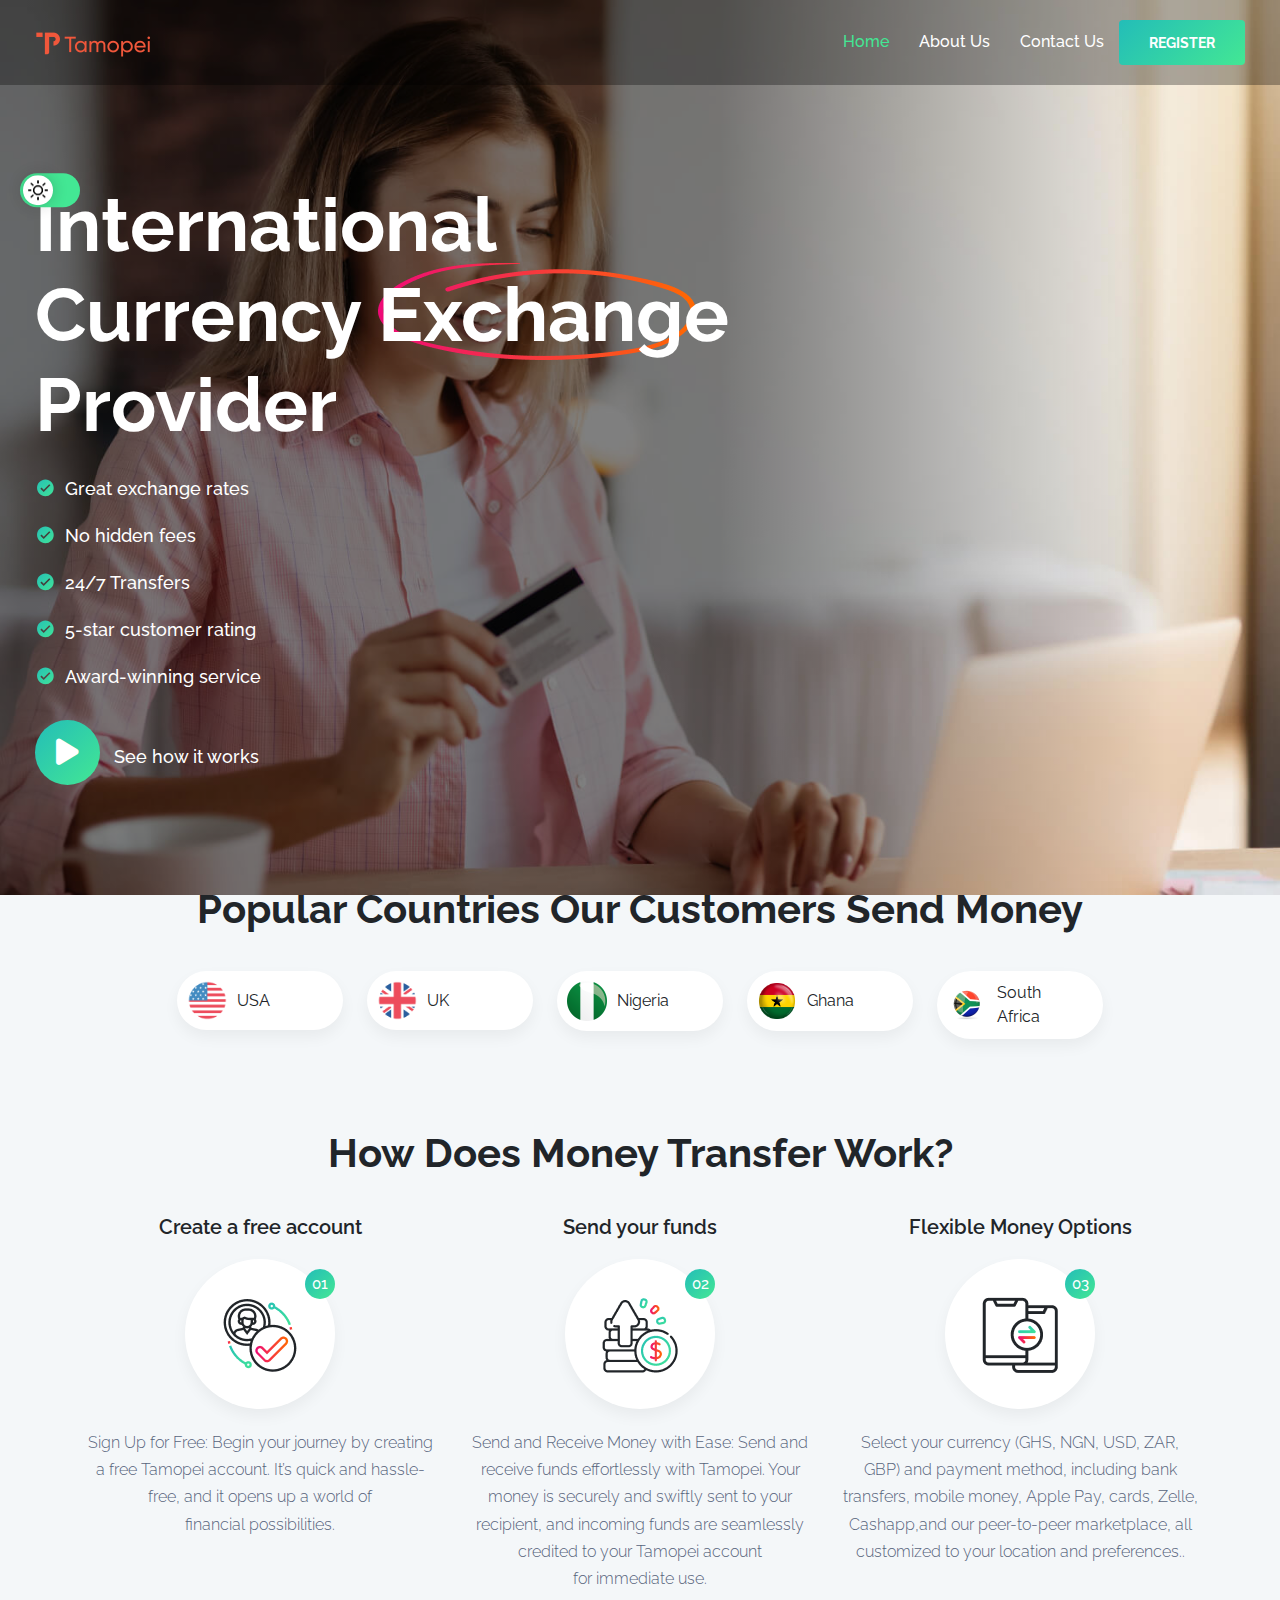
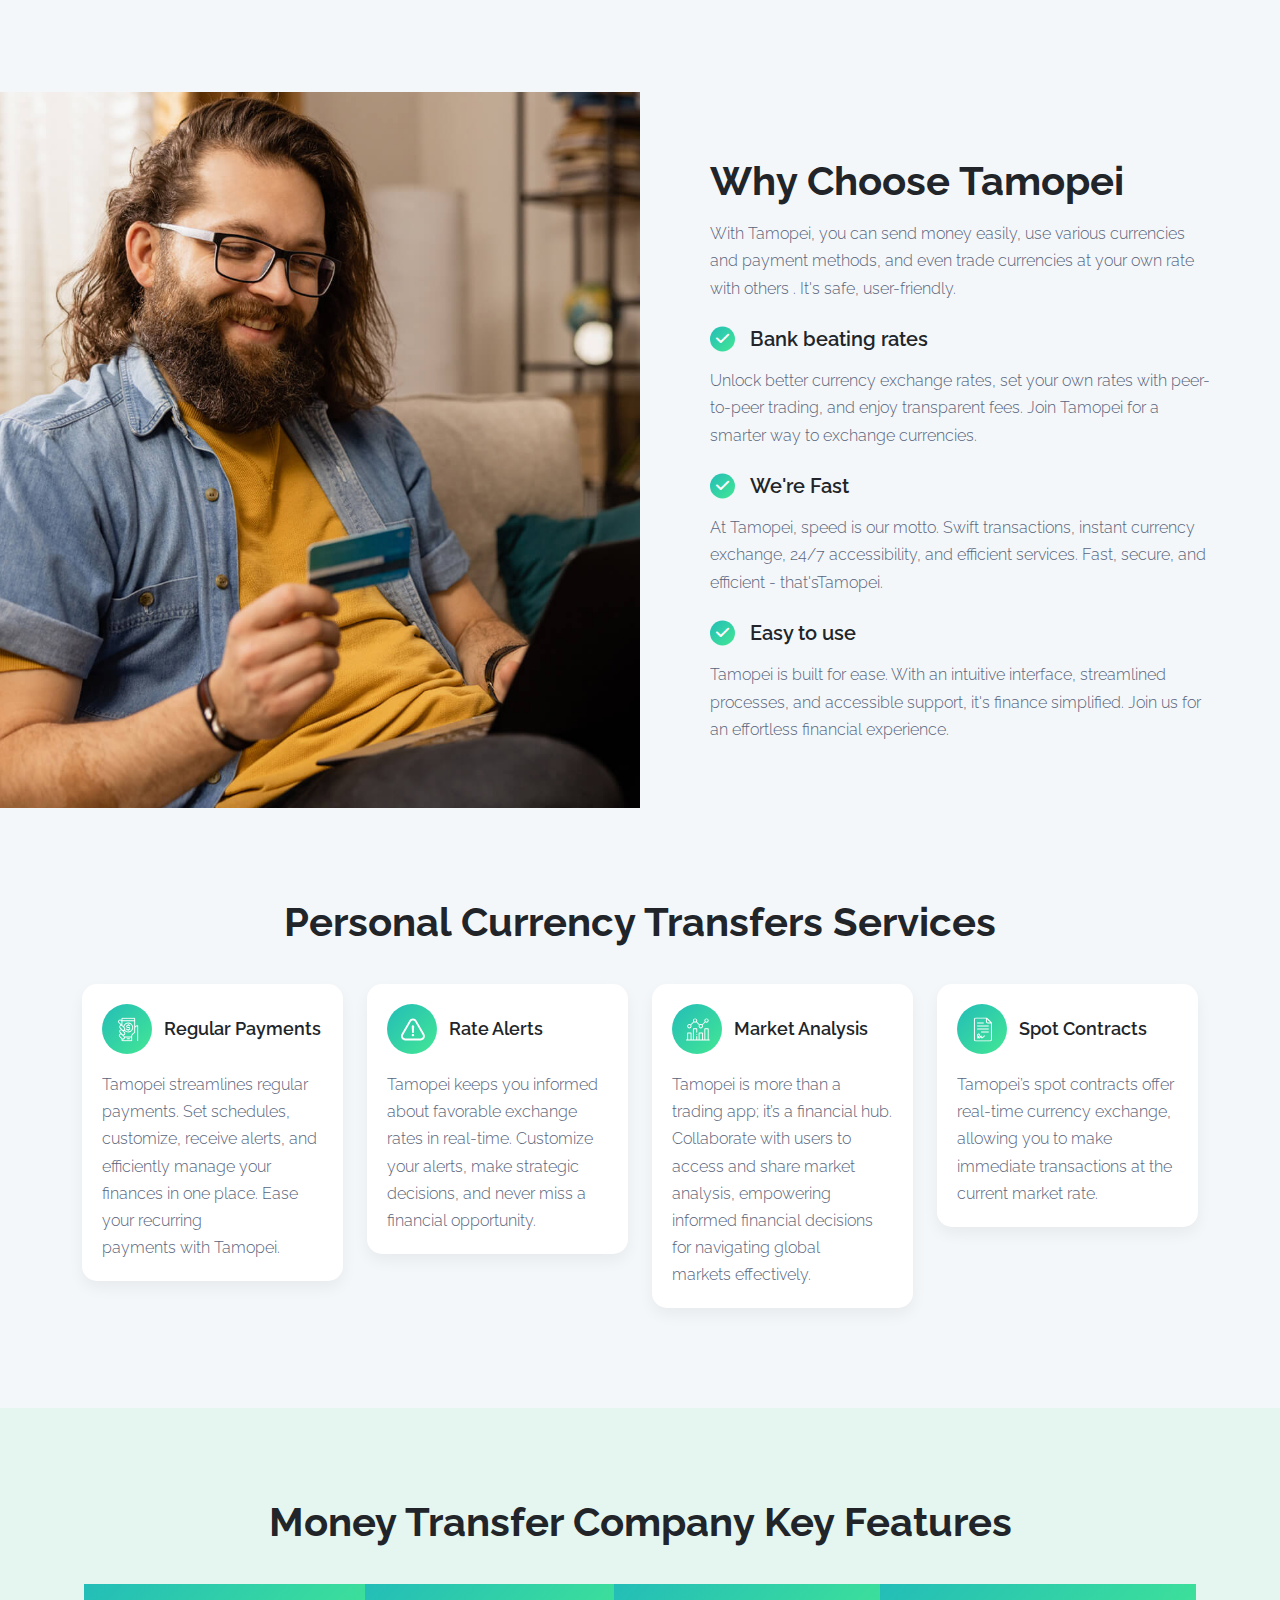
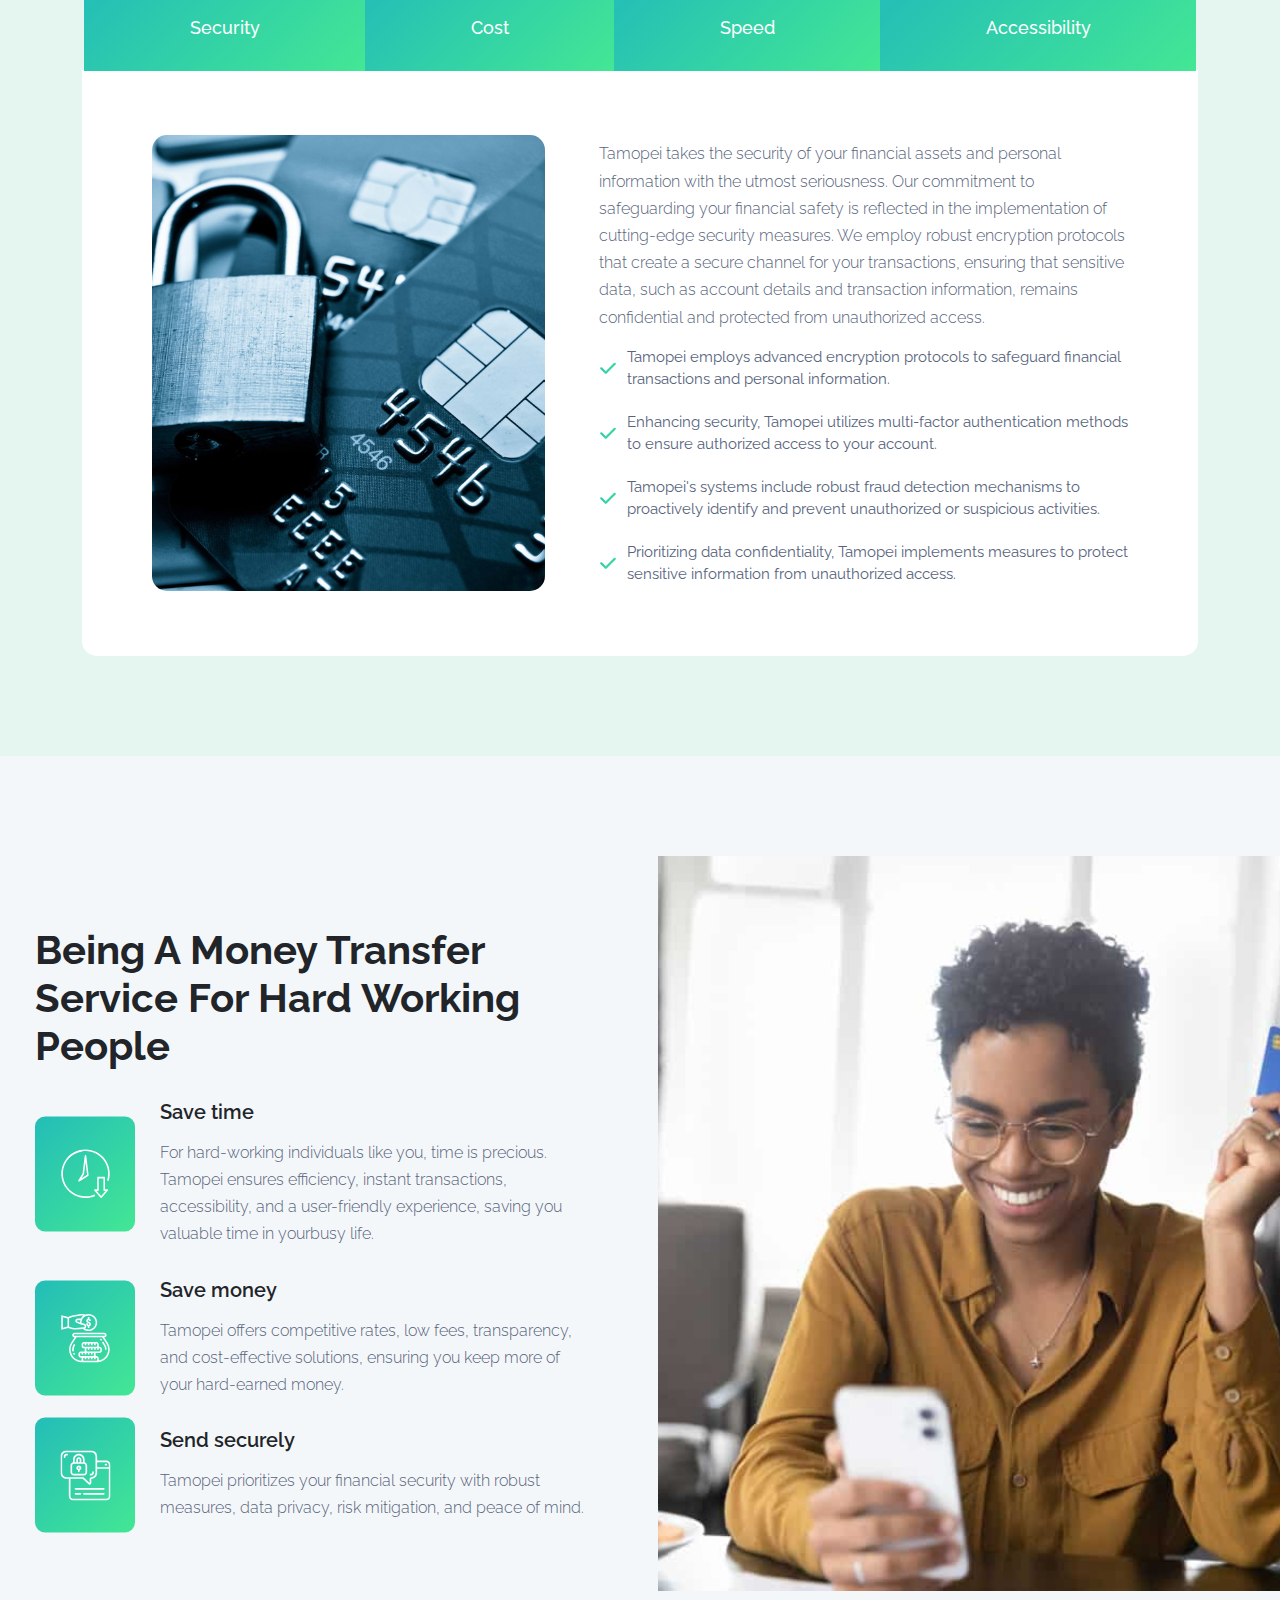
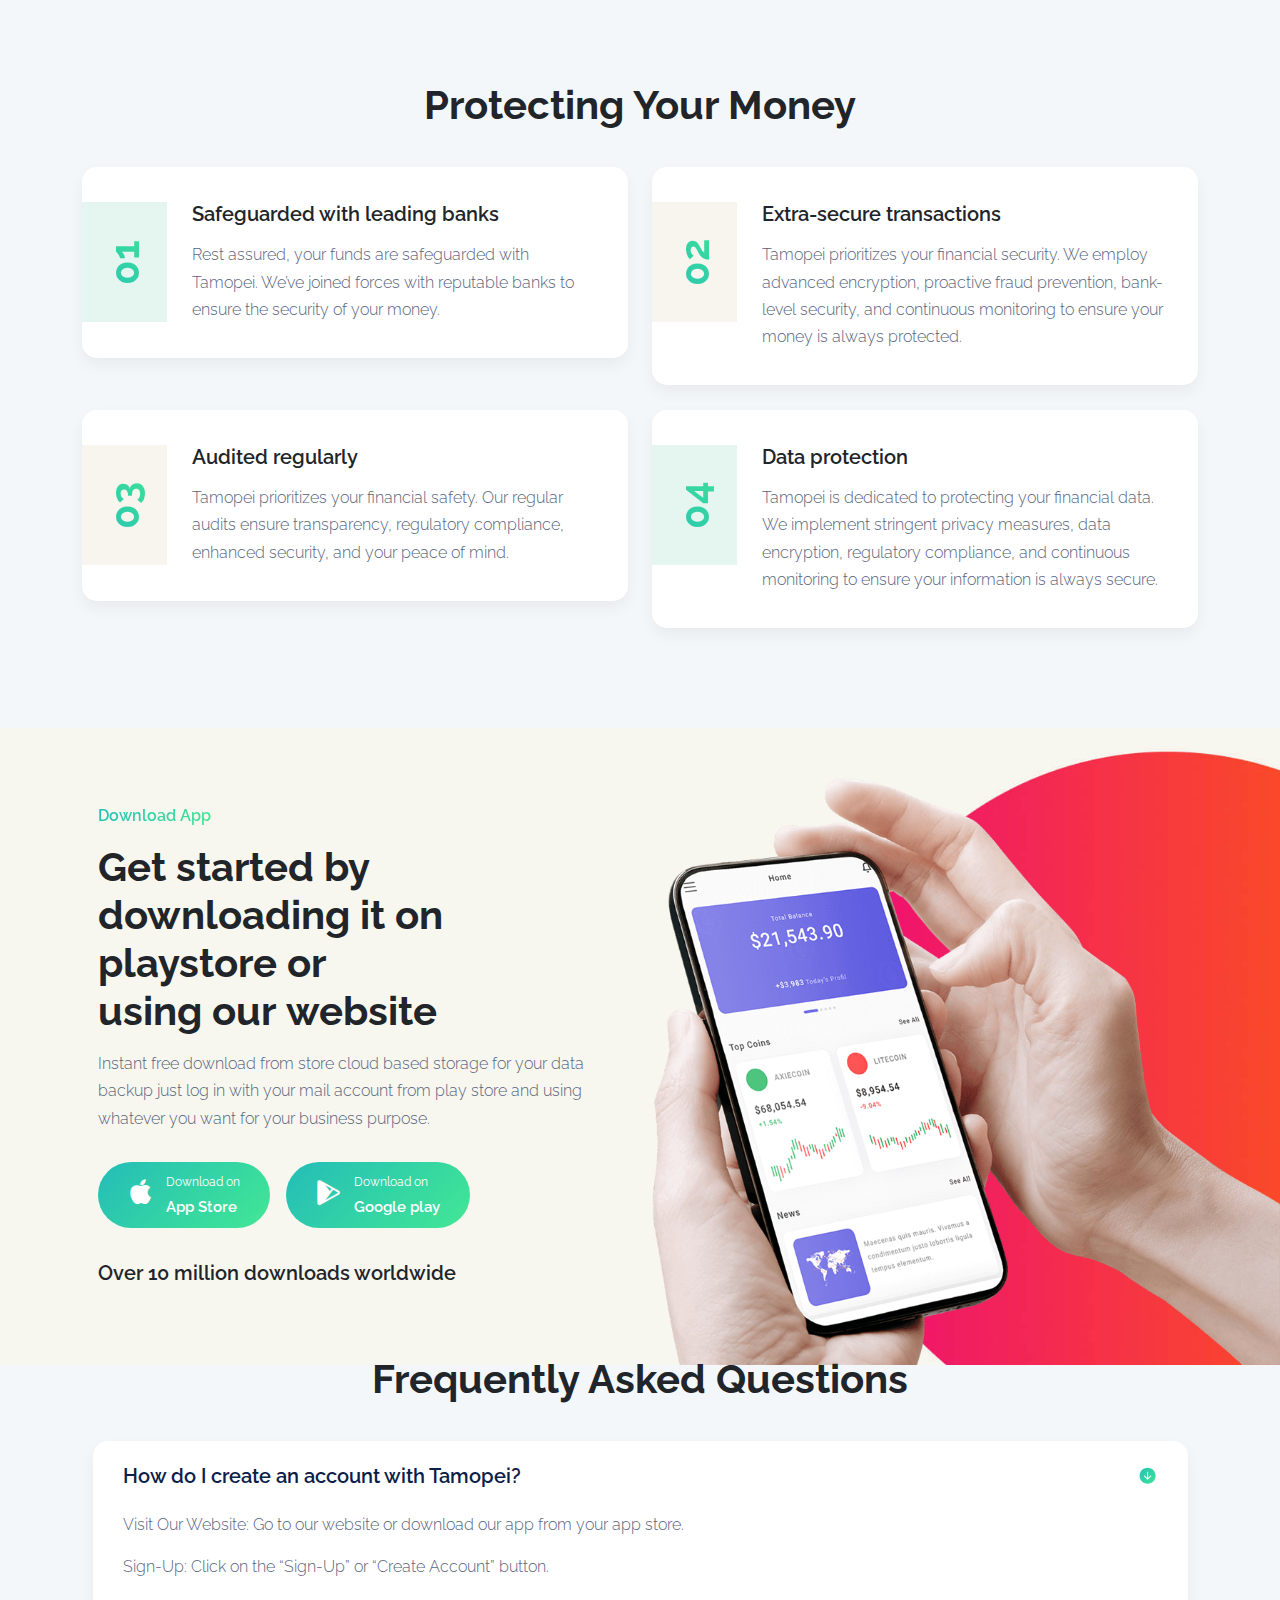
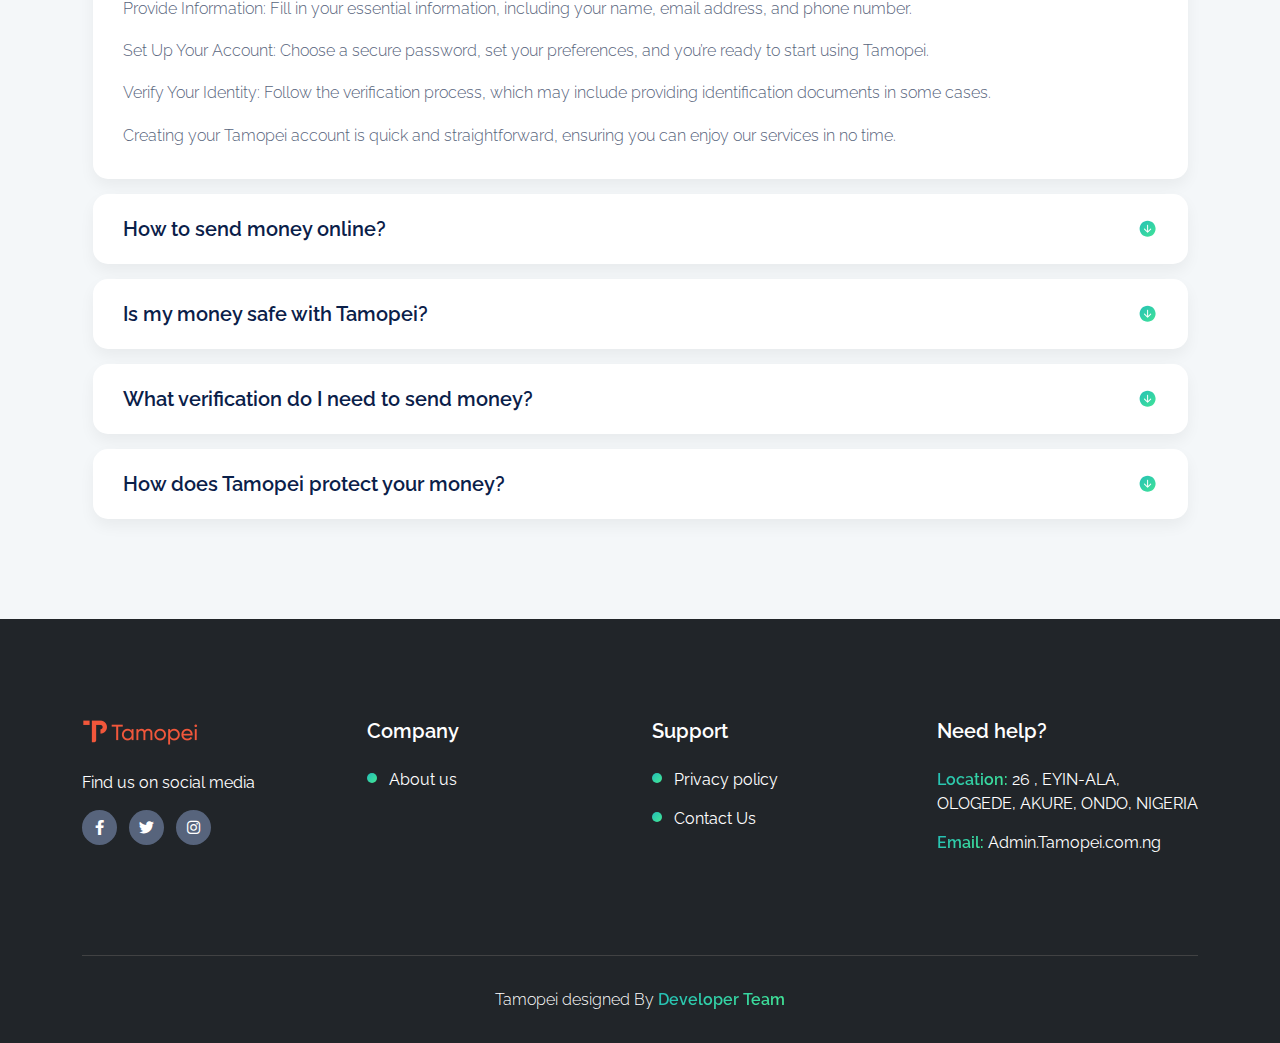
<file: index.html>
<!DOCTYPE html><html lang="zxx" class="theme-light"><head>
    <!-- Required meta tags -->
    <meta charset="utf-8">
    <meta name="viewport" content="width=device-width, initial-scale=1, shrink-to-fit=no">

    <!-- Links of CSS files -->
    <link rel="stylesheet" href="css/bootstrap.min.css">
    <link rel="stylesheet" href="css/animate.min.css">
    <link rel="stylesheet" href="css/fontawesome.min.css">
    <link rel="stylesheet" href="css/flaticon.css">
    <link rel="stylesheet" href="css/magnific-popup.min.css">
    <link rel="stylesheet" href="css/nice-select.css">
    <link rel="stylesheet" href="css/slick.min.css">
    <link rel="stylesheet" href="css/owl.carousel.min.css">
    <link rel="stylesheet" href="css/owl.theme.default.min.css">
    <link rel="stylesheet" href="css/meanmenu.css">
    <link rel="stylesheet" href="css/odometer.min.css">
    <link rel="stylesheet" href="css/style.css">
    <link rel="stylesheet" href="css/responsive.css">
    <link rel="stylesheet" href="css/dark-style.css">

    <title>Tamopei  &amp; Currency P2P Trading </title>

    <link rel="icon" type="image/png" href="images/favicon.png">
</head>

    <!-- Preloader -->
    <body><div class="">
        <!-- <div class="loader">
            <div class="shadow"></div>
            <div class="box"></div>
        </div> -->
    </div>
    <!-- End Preloader -->

    <!-- Start Navbar Area -->
    <div class="navbar-area currency-transfer-provider-navbar">
        <div class="luvion-responsive-nav">
            <div class="container">
                <div class="luvion-responsive-menu">
                    <div class="logo">
                        <a href="index.html">
                            <img src="images/tamopei icon-.png" alt="logo">
                            <img src="images/tamopei icon-.png" alt="logo">
                        </a>
                    </div>
                </div>
            </div>
        </div>

        <div class="luvion-nav">
            <div class="container-fluid">
                <nav class="navbar navbar-expand-md navbar-light">
                    <a class="navbar-brand" href="index.html">
                        <img src="images/tamopei icon-.png" alt="logo">
                        <img src="images/tamopei icon-.png" alt="logo">
                    </a>

                   

                    <div class="collapse navbar-collapse mean-menu" id="navbarSupportedContent">
                        <ul class="navbar-nav">
                            <li class="nav-item"><a href="#" class="nav-link active">Home</a>
                            </li>

                            <li class="nav-item"><a href="About-us.html" class="nav-link">About Us</a></li>

                            <!-- <li class="nav-item"><a href="#" class="nav-link">How It Works</a></li> -->

                            <li class="nav-item"><a href="Contact-us.html" class="nav-link">Contact Us</a></li>
                            
                            <div class="options-item">
                                <a href="https://dashboard.tamopei.com.ng/" class="btn btn-primary">Register</a>
                            </div>
                        </ul>

                        <!-- <div class="others-options d-flex align-items-center">
                            

                                        
                                    <div class="dropdown-menu language-dropdown-menu">
                                        <a class="dropdown-item" href="#">
                                            <img src="images/uk.png" alt="flag">
                                            EN
                                        </a>
                                        <a class="dropdown-item" href="#">
                                            <img src="images/china.png" alt="flag">
                                            简中文
                                        </a>
                                        <a class="dropdown-item" href="#">
                                            <img src="images/uae.png" alt="flag">
                                            اعربيّة
                                        </a>
                                    </div>
                                </div> -->
                            </div>
                            
                        
                    
                </nav>
            </div>
        </div>

        <div class="others-option-for-responsive">
            <div class="container">
                <div class="dot-menu">
                    <div class="inner">
                        <div class="circle circle-one"></div>
                        <div class="circle circle-two"></div>
                        <div class="circle circle-three"></div>
                    </div>
                </div>
                
                <div class="container">
                    <div class="option-inner">
                        <div class="others-options d-flex align-items-center">
                            <div class="options-item">
                                <div class="dropdown language-option">
                                    <button class="dropdown-toggle" type="button" data-bs-toggle="dropdown" aria-haspopup="true" aria-expanded="false">
                                        <div class="globe-icon">
                                            <i class="fa-solid fa-globe"></i>
                                        </div>

                                        <span class="lang-name"></span>

                                        <div class="chevron-down-icon">
                                            <i class="fa-solid fa-chevron-down"></i>
                                        </div>
                                    </button>
                                    <!-- <div class="dropdown-menu language-dropdown-menu">
                                        <a class="dropdown-item" href="#">
                                            <img src="images/uk.png" alt="flag">
                                            EN
                                        </a>
                                        <a class="dropdown-item" href="#">
                                            <img src="images/china.png" alt="flag">
                                            简中文
                                        </a>
                                        <a class="dropdown-item" href="#">
                                            <img src="images/uae.png" alt="flag">
                                            العربّة
                                        </a>
                                    </div> -->
                                </div>
                            </div>
                            <!-- <div class="options-item">
                                <a href="log.htindex.html" class="login-btn">Log in</a>
                            </div> -->
                            <div class="options-item">
                                <a href="sign-.htindex.html" class="btn btn-primary">Register</a>
                            </div>
                        </div>
                    </div>
                </div>
            </div>
        </div>
    </div>
    <!-- End Navbar Area -->
    
    <!-- Start Currency Transfer Provider Banner Area -->
    <div class="ctp-banner-area jarallax" data-jarallax="{" speed":="" 0.3}"="">
        <div class="container-fluid">
            <div class="row align-items-center">
                <div class="col-lg-7 col-md-12">
                    <div class="ctp-banner-content">
                        <h1>International Currency <span>Exchange</span> Provider</h1>
                        <ul class="ctp-list">
                            <li> 
                                <img src="images/circle-check.svg" alt="image"> 
                                Great exchange rates
                            </li>
                            <li>
                                <img src="images/circle-check.svg" alt="image"> 
                                No hidden fees
                            </li>
                            <li>
                                <img src="images/circle-check.svg" alt="image"> 
                                24/7 Transfers
                            </li>
                            <li>
                                <img src="images/circle-check.svg" alt="image"> 
                                5-star customer rating
                            </li>
                            <li>
                                <img src="images/circle-check.svg" alt="image"> 
                                Award-winning service
                            </li>
                        </ul>
                        <div class="video-view">
                            <a href="https://youtu.be/YKVqznXodDk?si=iM2WLpibR4y0m9dG" class="video-btn popup-youtube">
                                <i class="fas fa-play"></i> 
                                <span>See how it works</span>
                            </a>
                        </div>
                    </div>
                </div>

                <!-- <div class="col-lg-5 col-md-12">
                    <form class="ctp-banner-form">
                        <div class="form-header">
                            <span>Exchange Rate</span>
                            <h3>1 GBP = 1.29356 USD</h3>
                        </div>
                        <div class="form-content">
                            <div class="form-group">
                                <label>Delivery Method</label>
                                <select>
                                    <option>Bank Transfer</option>
                                    <option>Send Money</option>
                                    <option>Interest Money</option>
                                    <option>Invest Money</option>
                                </select>
                            </div>
                            <div class="form-group">
                                <label>You Transfer</label>
                                <input type="text" class="form-control" autocomplete="off" value="100">
                                <div class="amount-currency-select">
                                    <select>
                                        <option>GBP</option>
                                        <option>USD</option>
                                        <option>EUR</option>
                                        <option>BRL</option>
                                    </select>
                                </div>
                            </div>
                            <div class="form-group zero">
                                <label>Recipient Gets</label>
                                <input type="text" class="form-control" autocomplete="off" value="129.35">
                                <div class="amount-currency-select">
                                    <select>
                                        <option>USD</option>
                                        <option>GBP</option>
                                        <option>EUR</option>
                                        <option>BRL</option>
                                    </select>
                                </div>
                            </div>
                            <div class="info">
                                <p><span>Delivery Time:</span> Instantly</p>
                            </div>
                            <button type="submit" class="btn btn-primary"><a href="https://dashboard.tamopei.com.ng/">Register</a></button>
                        </div>
                    </form>
                </div> -->
            </div>
        </div>
    </div>
    <!-- End Currency Transfer Provider Banner Area -->

    <div class="currency-transfer-provider-with-background-color">

        <!-- Start Countries Area -->
        <div class="ctp-countries-area pb-75">
            <div class="container">
                <div class="section-title ctp-title">
                    <h2>Popular Countries Our Customers Send Money</h2>
                </div>

                <div class="row justify-content-center">
                    <div class="col-lg-2 col-sm-6 col-md-4">
                        <div class="ctp-countries-card">
                            <img src="images/img1.png" alt="image">
                            <span>USA</span>
                        </div>
                    </div>
                    <div class="col-lg-2 col-sm-6 col-md-4">
                        <div class="ctp-countries-card">
                            <img src="images/img2.png" alt="image">
                            <span>UK</span>
                        </div>
                    </div>
                    <div class="col-lg-2 col-sm-6 col-md-4">
                        <div class="ctp-countries-card">
                            <img src="images/nigeria.png" alt="image">
                            <span>Nigeria</span>
                        </div>
                    </div>
                    <div class="col-lg-2 col-sm-6 col-md-4">
                        <div class="ctp-countries-card">
                            <img src="images/ghana.png" alt="image">
                            <span>Ghana</span>
                        </div>
                    </div>
                    <div class="col-lg-2 col-sm-6 col-md-4">
                        <div class="ctp-countries-card">
                            <img src="images/south africa.png" alt="image">
                            <span>South Africa</span>
                        </div>
                    </div>
                  
              
                </div>
            </div>
        </div>
        <!-- End Countries Area -->

        <!-- Start Money Transfer Area -->
        <div class="ctp-money-transfer-area pb-75">
            <div class="container">
                <div class="section-title ctp-title">
                    <h2>How Does Money Transfer Work?</h2>
                </div>
                
                <div class="row justify-content-center">
                    <div class="col-lg-4 col-md-6">
                        <div class="ctp-money-transfer-card">
                            <h3>Create a free account</h3>
                            <div class="image">
                                <img src="images/customer.png" alt="image">
                                <div class="number">01</div>
                            </div>
                            <p>Sign Up for Free: Begin your journey by creating a free Tamopei account. It’s quick and hassle-free, and it opens up a world of financial possibilities.</p>
                        </div>
                    </div>

                    <div class="col-lg-4 col-md-6">
                        <div class="ctp-money-transfer-card">
                            <h3>Send your funds</h3>
                            <div class="image">
                                <img src="images/profits.png" alt="image">
                                <div class="number">02</div>
                            </div>
                            <p>Send and Receive Money with Ease: Send and receive funds effortlessly with Tamopei. Your money is securely and swiftly sent to your recipient, and incoming funds are seamlessly credited to your Tamopei account for immediate use.</p>
                        </div>
                    </div>

                    <div class="col-lg-4 col-md-6">
                        <div class="ctp-money-transfer-card">
                            <h3>Flexible Money Options</h3>
                            <div class="image">
                                <img src="images/data.png" alt="image">
                                <div class="number">03</div>
                            </div>
                            <p>Select your currency (GHS, NGN, USD, ZAR, GBP) and payment method, including bank transfers, mobile money, Apple Pay, cards, Zelle, Cashapp,and our peer-to-peer marketplace, all customized to your location and preferences..</p>
                        </div>
                    </div>
                </div>
            </div>
        </div>
        <!-- End Money Transfer Area -->

        <!-- Start Choose Area -->
        <div class="ctp-choose-area pb-100">
            <div class="container-fluid">
                <div class="row justify-content-center m-0">
                    <div class="col-lg-6 col-md-12 p-0">
                        <div class="ctp-choose-image jarallax" data-jarallax="{" speed":="" 0.3}"=""></div>
                    </div>

                    <div class="col-lg-6 col-md-12 p-0">
                        <div class="ctp-choose-content">
                            <h3>Why Choose Tamopei</h3>
                            <p>With Tamopei, you can send money easily, use various currencies and payment methods, and even trade currencies at your own rate with others . It's safe, user-friendly.</p>

                            <div class="choose-inner-card">
                                <h4>
                                    <div class="icon">
                                        <i class="fa-solid fa-check"></i>
                                    </div>
                                    Bank beating rates
                                </h4>
                                <p>Unlock better currency exchange rates, set your own rates with peer-to-peer trading, and enjoy transparent fees. Join Tamopei for a smarter way to exchange currencies.</p>
                            </div>
                            <div class="choose-inner-card">
                                <h4>
                                    <div class="icon">
                                        <i class="fa-solid fa-check"></i>
                                    </div>
                                    We're Fast
                                </h4>
                                <p>At Tamopei, speed is our motto. Swift transactions, instant currency exchange, 24/7 accessibility, and efficient services. Fast, secure, and efficient - that'sTamopei.</p>
                            </div>
                            <div class="choose-inner-card">
                                <h4>
                                    <div class="icon">
                                        <i class="fa-solid fa-check"></i>
                                    </div>
                                    Easy to use
                                </h4>
                                <p>Tamopei is built for ease. With an intuitive interface, streamlined processes, and accessible support, it's finance simplified. Join us for an effortless financial experience.</p>
                            </div>
                        </div>
                    </div>
                </div>
            </div>
        </div>
        <!-- End Choose Area -->

        <!-- Start Services Area -->
        <div class="ctp-services-area pb-75">
            <div class="container">
                <div class="section-title ctp-title">
                    <h2>Personal Currency Transfers Services</h2>
                </div>

                <div class="row justify-content-center">
                    <div class="col-lg-3 col-sm-6">
                        <div class="ctp-services-card">
                            <h3>
                                <div class="icon">
                                    <img src="images/mobile-payment.svg" alt="image">
                                </div>
                                Regular Payments
                            </h3>
                            <p>Tamopei streamlines regular payments. Set schedules, customize, receive alerts, and efficiently manage your finances in one place. Ease your recurring payments with Tamopei.</p>
                        </div>
                    </div>

                    <div class="col-lg-3 col-sm-6">
                        <div class="ctp-services-card">
                            <h3>
                                <div class="icon">
                                    <img src="images/warning.svg" alt="image">
                                </div>
                                Rate Alerts
                            </h3>
                            <p>Tamopei keeps you informed about favorable exchange rates in real-time. Customize your alerts, make strategic decisions, and never miss a financial opportunity.</p>
                        </div>
                    </div>

                    <div class="col-lg-3 col-sm-6">
                        <div class="ctp-services-card">
                            <h3>
                                <div class="icon">
                                    <img src="images/fluctuation.svg" alt="image">
                                </div>
                                Market Analysis
                            </h3>
                            <p>Tamopei is more than a trading app; it’s a financial hub. Collaborate with users to access and share market analysis, empowering informed financial decisions for navigating global markets effectively.</p>
                        </div>
                    </div>

                    <div class="col-lg-3 col-sm-6">
                        <div class="ctp-services-card">
                            <h3>
                                <div class="icon">
                                    <img src="images/contract.svg" alt="image">
                                </div>
                                Spot Contracts
                            </h3>
                            <p>Tamopei’s spot contracts offer real-time currency exchange, allowing you to make immediate transactions at the current market rate.</p>
                        </div>
                    </div>
                </div>
            </div>
        </div>
        <!-- End Services Area -->

        <!-- Start Key Features Area -->
        <div class="ctp-key-features-area ptb-100">
            <div class="container">
                <div class="section-title ctp-title">
                    <h2>Money Transfer Company Key Features</h2>
                </div>

                <div class="ctp-key-features-tabs">
                    <ul class="nav nav-tabs" id="myTab" role="tablist">
                        <li class="nav-item">
                            <a class="nav-link active" id="security-tab" data-bs-toggle="tab" href="#security" role="tab" aria-controls="security">Security</a>
                        </li>

                        <li class="nav-item">
                            <a class="nav-link" id="cost-tab" data-bs-toggle="tab" href="#cost" role="tab" aria-controls="cost">Cost</a>
                        </li>

                        <li class="nav-item">
                            <a class="nav-link" id="speed-tab" data-bs-toggle="tab" href="#speed" role="tab" aria-controls="speed">Speed</a>
                        </li>

                        <li class="nav-item">
                            <a class="nav-link" id="accessibility-tab" data-bs-toggle="tab" href="#accessibility" role="tab" aria-controls="accessibility">Accessibility</a>
                        </li>
                    </ul>

                    <div class="tab-content" id="myTabContent">
                        <div class="tab-pane fade show active" id="security" role="tabpanel">
                            <div class="row justify-content-center">
                                <div class="col-lg-5 col-md-12">
                                    <div class="ctp-key-features-image"></div>
                                </div>
                                <div class="col-lg-7 col-md-12">
                                    <div class="ctp-key-features-content">
                                        <p>Tamopei takes the security of your financial assets and personal information with the utmost seriousness. Our commitment to safeguarding your financial safety is reflected in the implementation of cutting-edge security measures. We employ robust encryption protocols that create a secure channel for your transactions, ensuring that sensitive data, such as account details and transaction information, remains confidential and protected from unauthorized access.</p>
                                        <ul class="list">
                                            <li><i class="fa-solid fa-check"></i> Tamopei employs advanced encryption protocols to safeguard financial transactions and personal information.</li>
                                            <li><i class="fa-solid fa-check"></i> Enhancing security, Tamopei utilizes multi-factor authentication methods to ensure authorized access to your account.</li>
                                            <li><i class="fa-solid fa-check"></i> Tamopei's systems include robust fraud detection mechanisms to proactively identify and prevent unauthorized or suspicious activities.</li>
                                            <li><i class="fa-solid fa-check"></i> Prioritizing data confidentiality, Tamopei implements measures to protect sensitive information from unauthorized access.</li>
                                        </ul>
                                    </div>
                                </div>
                            </div>
                        </div>

                        <div class="tab-pane fade" id="cost" role="tabpanel">
                            <div class="row justify-content-center">
                                <div class="col-lg-5 col-md-12">
                                    <div class="ctp-key-features-image"></div>
                                </div>
                                <div class="col-lg-7 col-md-12">
                                    <div class="ctp-key-features-content">
                                        <p> Tamopei acknowledges the significance of cost considerations in financial transactions. In response to this awareness, we are dedicated to providing our users with a cost-effective and transparent experience. Understanding that cost matters to our users, Tamopei offers competitive rates for our services.</p>
                                        <p>Additionally, we take pride in maintaining a transparent fee structure, ensuring that you are fully informed about the costs associated with your transactions. This commitment to transparency allows you to have a clear understanding of what you are paying for, fostering trust and confidence in your financial interactions with Tamopei.</p>
                                        <ul class="list">
                                            <li><i class="fa-solid fa-check"></i> Clear and transparent fees, no hidden costs.</li>
                                            <li><i class="fa-solid fa-check"></i> Competitive exchange rates for maximum value.</li>
                                            <li><i class="fa-solid fa-check"></i> Tailor transactions to fit your budget with fee options.</li>
                                            <li><i class="fa-solid fa-check"></i> Predictable and easily understandable cost structures with Tamopei.</li>
                                        </ul>
                                    </div>
                                </div>
                            </div>
                        </div>

                        <div class="tab-pane fade" id="speed" role="tabpanel">
                            <div class="row justify-content-center">
                                <div class="col-lg-5 col-md-12">
                                    <div class="ctp-key-features-image"></div>
                                </div>
                                <div class="col-lg-7 col-md-12">
                                    <div class="ctp-key-features-content">
                                        <p>Tamopei ensures unparalleled accessibility, available to you anytime and anywhere. Whether you find yourself at home or on the move, our platform is readily accessible, allowing you to manage your finances with seamless convenience. </p>
                                        <p>This commitment to accessibility positions Tamopei as your go-to money transfer company, where the combination of prioritized security, competitive costs, swift transactions, and effortless accessibility culminate to enhance your overall financial experience.</p>
                                        <ul class="list">
                                            <li><i class="fa-solid fa-check"></i> Access Tamopei 24/7 for financial management.</li>
                                            <li><i class="fa-solid fa-check"></i> Seamless experience on any device with our user-friendly interface.</li>
                                            <li><i class="fa-solid fa-check"></i> Send/receive money globally with Tamopei's accessibility.</li>
                                            <li><i class="fa-solid fa-check"></i> Responsive customer support for assistance, enhancing service accessibility.</li>
                                        </ul>
                                    </div>
                                </div>
                            </div>
                        </div>

                        <div class="tab-pane fade" id="accessibility" role="tabpanel">
                            <div class="row justify-content-center">
                                <div class="col-lg-5 col-md-12">
                                    <div class="ctp-key-features-image"></div>
                                </div>
                                <div class="col-lg-7 col-md-12">
                                    <div class="ctp-key-features-content">
                                        <p>Recognizing the value of time, Tamopei prioritizes the expeditious transfer of funds. Our platform ensures swift sending and receiving of money, guaranteeing that your funds reach their intended destination promptly and without unnecessary delays. </p>
                                        <p>This commitment to speed is embedded in our service, acknowledging the importance of efficiency in meeting your financial transfer needs.</p>
                                        <ul class="list">
                                            <li><i class="fa-solid fa-check"></i> Swift processing for rapid fund transfers.</li>
                                            <li><i class="fa-solid fa-check"></i> Real-time updates keep you informed on transaction progress.</li>
                                            <li><i class="fa-solid fa-check"></i> Quick verifications speed up account setup and approvals.</li>
                                            <li><i class="fa-solid fa-check"></i> Express services prioritize fast fund delivery for urgent transfers.</li>
                                        </ul>
                                    </div>
                                </div>
                            </div>
                        </div>
                    </div>
                </div>    
            </div>
        </div>
        <!-- End Key Features Area -->

        <!-- Start Working People Area -->
        <div class="ctp-working-people-area ptb-100">
            <div class="container-fluid">
                <div class="row justify-content-center m-0">
                    <div class="col-lg-6 col-md-12 p-0">
                        <div class="ctp-working-people-content">
                            <h3>Being A Money Transfer Service For Hard Working People</h3>

                            <div class="working-people-inner-card">
                                <div class="icon">
                                    <img src="images/save-time.svg" alt="image">
                                </div>
                                <h4>Save time</h4>
                                <p>For hard-working individuals like you, time is precious. Tamopei ensures efficiency, instant transactions, accessibility, and a user-friendly experience, saving you valuable time in yourbusy life.</p>
                            </div>

                            <div class="working-people-inner-card">
                                <div class="icon">
                                    <img src="images/money-saving.svg" alt="image">
                                </div>
                                <h4>Save money</h4>
                                <p>Tamopei offers competitive rates, low fees, transparency, and cost-effective solutions, ensuring you keep more of your hard-earned money.</p>
                            </div>

                            <div class="working-people-inner-card">
                                <div class="icon">
                                    <img src="images/secure.svg" alt="image">
                                </div>
                                <h4>Send securely</h4>
                                <p>Tamopei prioritizes your financial security with robust measures, data privacy, risk mitigation, and peace of mind.</p>
                            </div>
                        </div>
                    </div>

                    <div class="col-lg-6 col-md-12 p-0">
                        <div class="ctp-working-people-image jarallax" data-jarallax="{" speed":="" 0.3}"=""></div>
                    </div>
                </div>
            </div>
        </div>
        <!-- End Working People Area -->

        <!-- Start Protec Area -->
        <div class="ctp-protec-area pb-75">
            <div class="container">
                <div class="section-title ctp-title">
                    <h2>Protecting Your Money</h2>
                </div>

                <div class="row justify-content-center">
                    <div class="col-lg-6 col-md-6">
                        <div class="ctp-protec-card">
                            <div class="content">
                                <div class="number">
                                    <span>01</span>
                                </div>
                                <h3>Safeguarded with leading banks</h3>
                                <p>Rest assured, your funds are safeguarded with Tamopei. We’ve joined forces with reputable banks to ensure the security of your money.</p>
                            </div>
                        </div>
                    </div>

                    <div class="col-lg-6 col-md-6">
                        <div class="ctp-protec-card">
                            <div class="content">
                                <div class="number color-two">
                                    <span>02</span>
                                </div>
                                <h3>Extra-secure transactions</h3>
                                <p>Tamopei prioritizes your financial security. We employ advanced encryption, proactive fraud prevention, bank-level security, and continuous monitoring to ensure your money is always protected.</p>
                            </div>
                        </div>
                    </div>

                    <div class="col-lg-6 col-md-6">
                        <div class="ctp-protec-card">
                            <div class="content">
                                <div class="number color-two">
                                    <span>03</span>
                                </div>
                                <h3>Audited regularly</h3>
                                <p>Tamopei prioritizes your financial safety. Our regular audits ensure transparency, regulatory compliance, enhanced security, and your peace of mind.</p>
                            </div>
                        </div>
                    </div>

                    <div class="col-lg-6 col-md-6">
                        <div class="ctp-protec-card">
                            <div class="content">
                                <div class="number">
                                    <span>04</span>
                                </div>
                                <h3>Data protection</h3>
                                <p>Tamopei is dedicated to protecting your financial data. We implement stringent privacy measures, data encryption, regulatory compliance, and continuous monitoring to ensure your information is always secure.</p>
                            </div>
                        </div>
                    </div>
                </div>
            </div>
        </div>
        <!-- End Protec Area -->

        <!-- Start App Area -->
        <div class="ctp-app-area">
            <div class="container-fluid">
                <div class="row justify-content-center align-items-center">
                    <div class="col-lg-6 col-md-12">
                        <div class="ctp-app-content">
                            <span class="sub">Download App</span>
                            <h3>Get started by downloading it on playstore or using our website</h3>
                            <p>Instant free download from store cloud based storage for your data backup just log in with your mail account from play store and using whatever you want for your business purpose.</p>
                            <div class="btn-box">
                                <a href="#" class="app-store-btn">
                                    <i class="flaticon-apple"></i>
                                    Download on
                                    <span>App Store</span>
                                </a>

                                <a href="#" class="play-store-btn">
                                    <i class="flaticon-play-store"></i>
                                    Download on
                                    <span>Google play</span>
                                </a>
                            </div>
                            <div class="info">
                                <span>Over 10 million downloads worldwide</span>
                            </div>
                        </div>
                    </div>

                    <div class="col-lg-6 col-md-12">
                        <div class="ctp-app-image">
                            <img src="images/app.png" alt="image">
                        </div>
                    </div>
                </div>
            </div>
        </div>
        <!-- End App Area -->
        
        
        <!-- Start FAQ Area -->
        <div class="ctp-faq-area pb-100">
            <div class="container">
                <div class="section-title ctp-title">
                    <h2>Frequently Asked Questions</h2>
                </div>
                
                <div class="ctp-faq-accordion">
                    <div class="accordion" id="FaqAccordion">
                        <div class="accordion-item">
                            <button class="accordion-button" type="button" data-bs-toggle="collapse" data-bs-target="#collapseOne" aria-expanded="true" aria-controls="collapseOne">
                                How do I create an account with Tamopei?
                            </button>
                            <div id="collapseOne" class="accordion-collapse collapse show" data-bs-parent="#FaqAccordion">
                                <div class="accordion-body">
                                    <p>Visit Our Website: Go to our website or download our app from your app store. </p>
                                    <p>Sign-Up: Click on the “Sign-Up” or “Create Account” button.</p>
                                  <p>Provide Information: Fill in your essential information, including your name, email address, and phone number.</p>
                                  <p>Set Up Your Account: Choose a secure password, set your preferences, and you’re ready to start using Tamopei.</p>
                                  <p>Verify Your Identity: Follow the verification process, which may include providing identification documents in some cases.</p>
                                  <p>Creating your Tamopei account is quick and straightforward, ensuring you can enjoy our services in no time.</p>
                                </div>
                            </div>
                        </div>

                        <div class="accordion-item">
                            <button class="accordion-button collapsed" type="button" data-bs-toggle="collapse" data-bs-target="#collapseTwo" aria-expanded="false" aria-controls="collapseTwo">
                                How to send money online?
                            </button>
                            <div id="collapseTwo" class="accordion-collapse collapse" data-bs-parent="#FaqAccordion">
                                <div class="accordion-body">
                                    <p>1. Log in to Your Account: Sign in to your Tamopei account through our website or mobile app.</p>
                                    <p>2. Initiate the Transfer: Click the “Transfer ” button on your dashboard to send money. You can choose to send via bank, mobile money (Momo), or Tamopei to Tamopei.</p>
                                    <p>3. Customize Your Transfer: Enter the amount you want to send, select your preferred payment currency (e.g., NGN, USD, GBP, ZAR, or GHS), and click “Send.” Review the transaction details, and if everything looks good, confirm the transfer.    
That’s it! Your money will be on its way securely and swiftly to your intended recipient.</p>
                                </div>
                            </div>
                        </div>

                        <div class="accordion-item">
                            <button class="accordion-button collapsed" type="button" data-bs-toggle="collapse" data-bs-target="#collapseThree" aria-expanded="false" aria-controls="collapseThree">
                                Is my money safe with Tamopei?
                            </button>
                            <div id="collapseThree" class="accordion-collapse collapse" data-bs-parent="#FaqAccordion">
                                <div class="accordion-body">
                                    <p> Absolutely, your money is safe and secure with Tamopei.
 Here’s why: </p>
                                        <p>• Bank Partnerships: We partner with leading banks to ensure the safety and integrity of your funds. </p>
                                    <p>• Advanced Security: Tamopei employs advanced security measures, including encryption and fraud prevention, to protect your financial transactions and data.</p>
                                    <p>• Regulatory Compliance: We operate in compliance with financial regulations, ensuring your money is handled with the highest standards of accountability.</p>
                                    <p>• Transparent Practices: Tamopei maintains transparency in all financial dealings, so you know exactly where your money is at all times.  With Tamopei, your financial safety is our top priority</p>
                                </div>
                            </div>
                        </div>

                        <div class="accordion-item">
                            <button class="accordion-button collapsed" type="button" data-bs-toggle="collapse" data-bs-target="#collapseFour" aria-expanded="false" aria-controls="collapseFour">
                                What verification do I need to send money? 
                            </button>
                            <div id="collapseFour" class="accordion-collapse collapse" data-bs-parent="#FaqAccordion">
                                <div class="accordion-body">
                                    <p>Sending money with Tamopei is a straightforward process, and we prioritize your security. Here’s what you need for verification:</p>
                                    <p>1. Account Registration: You need to create a Tamopei account by providing essential information like your name, email address, and phone number. </p>
                                    <p> 2. Identity Verification: In some cases, we may request additional identification documents to verify your identity. This step ensures your transactions are secure and compliant with financial regulations.</p>
                                    <p>3. Payment Method: Depending on your chosen payment method (bank transfer, mobile money, etc.), you may need to link or verify that account within Tamopei.</p>
                                    <p>4. Recipient Information: Provide accurate recipient details, such as their name, contact information, and bank account details (if applicable).    Rest assured, our verification process is designed to protect your financial interests and ensure a safe and secure money transfer experience.</p>
                                </div>
                            </div>
                        </div>

                        <div class="accordion-item">
                            <button class="accordion-button collapsed" type="button" data-bs-toggle="collapse" data-bs-target="#collapseFive" aria-expanded="false" aria-controls="collapseFive">
                                How does Tamopei protect your money?
                            </button>
                            <div id="collapseFive" class="accordion-collapse collapse" data-bs-parent="#FaqAccordion">
                                <div class="accordion-body">
                                    <p>You can trust Tamopei with your financial transactions. Here’s why: </p>
                                    <p>• Proven Track Record: Tamopei has a solid reputation in the industry, with a history of providing secure and efficient money transfer services.</p>
                                    <p>• Advanced Security Measures: We employ state-of-the-art encryption and security protocols to protect your financial data and transactions.</p>
                                    <p>• Regulatory Compliance: Tamopei operates in full compliance with financial regulations, ensuring that your transactions are conducted with transparency and accountability.</p>
                                    <p>• Positive User Feedback: Our satisfied users consistently provide positive feedback, highlighting their trust in Tamopei’s services.    With Tamopei, you can confidently conduct your financial transactions, knowing that your money is in safe and reliable hands.</p>
                                </div>
                            </div>
                        </div>
                    </div>
                </div>
            </div>
        </div>
        <!-- End FAQ Area -->

    </div>

    <!-- Start Footer Area -->
    <div class="ctp-footer-area pt-100">
        <div class="container">
            <div class="row justify-content-center">
                <div class="col-lg-3 col-sm-6 col-md-6">
                    <div class="ctp-footer-widget">
                        <div class="logo">
                            <a href="index.html"><img src="images/tamopei icon-.png" alt="logo"></a>
                        </div>
                        <ul class="social-links">
                            <span>Find us on social media</span>
                            <li><a href="https://www.facebook.com/profile.php?id=100091133467024&mibextid=D4KYlr" target="_blank"><i class="fab fa-facebook-f"></i></a></li>
                            <li><a href="https://x.com/tamopei_ltd" target="_blank"><i class="fab fa-twitter"></i></a></li>
                            <li><a href="https://instagram.com/tamopei_ltd_" target="_blank"><i class="fab fa-instagram"></i></a></li>
                            <!-- <li><a href="#" target="_blank"><i class="fab fa-linkedin-in"></i></a></li> -->
                        </ul>
                    </div>
                </div>

                <div class="col-lg-3 col-sm-6 col-md-6">
                    <div class="ctp-footer-widget">
                        <h3>Company</h3>

                        <ul class="links">
                            <li>
                                <a href="About-us.html">About us</a>
                            </li>
                            <li>
                                <!-- <a href="how-it-wor.htindex.html">How it works</a> -->
                            </li>
                        </ul>
                    </div>
                </div>

                <div class="col-lg-3 col-sm-6 col-md-6">
                    <div class="ctp-footer-widget">
                        <h3>Support</h3>

                        <ul class="links">
                            <li>
                                <!-- <a href="#">Terms and conditions</a> -->
                            </li>
                            <li>
                                <a href="#">Privacy policy</a>
                            </li>
                            <li>
                                <a href="Contact-us.html">Contact Us</a>
                            </li>
                        </ul>
                    </div>
                </div>

                <div class="col-lg-3 col-sm-6 col-md-6">
                    <div class="ctp-footer-widget">
                        <h3>Need help?</h3>
                        
                        <ul class="info">
                            <li>
                                <span>Location: </span>
                                26 , EYIN-ALA, OLOGEDE, AKURE, ONDO, NIGERIA
                            </li>
                            <li>
                                <span>Email: </span>
                                <a href="">Admin.Tamopei.com.ng</a>
                            </li>
                           
                        </ul>
                    </div>
                </div>
            </div>

            <div class="copyright-area">
                <p> Tamopei designed By <a href="https://developer.tamopei.com.ng/" target="_blank"> Developer Team</a></p>
            </div>
        </div>
    </div>
    <!-- End Footer Area -->

    <div class="go-top"><i class="fas fa-arrow-up"></i></div>

     <!-- Dark/Light Toggle -->
     <div class="dark-version">
        <label id="switch" class="switch">
            <input type="checkbox" onchange="toggleTheme()" id="slider">
            <span class="slider round"></span>
        </label>
    </div>

    <!-- Links of JS files -->
    <script data-cfasync="false" src="js/email-decode.min.js"></script>
    <script src="https://code.jquery.com/jquery-3.6.0.min.js"></script>
    <script src="js/bootstrap.bundle.min.js"></script>
    <script src="js/meanmenu.js"></script>
    <script src="js/nice-select.min.js"></script>
    <script src="js/slick.min.js"></script>
    <script src="js/magnific-popup.min.js"></script>
    <script src="js/odometer.min.js"></script>
    <script src="js/owl.carousel.min.js"></script>
    <script src="js/parallax.min.js"></script>
    <script src="js/wow.min.js"></script>
    <script src="js/form-validator.min.js"></script>
    <script src="js/contact-form-script.js"></script>
    <script src="js/jquery.ajaxchimp.min.js"></script>
    <script src="js/main.js"></script>
    <script src="js/appear.min.js"></script> 

</body>
</html>
</file>
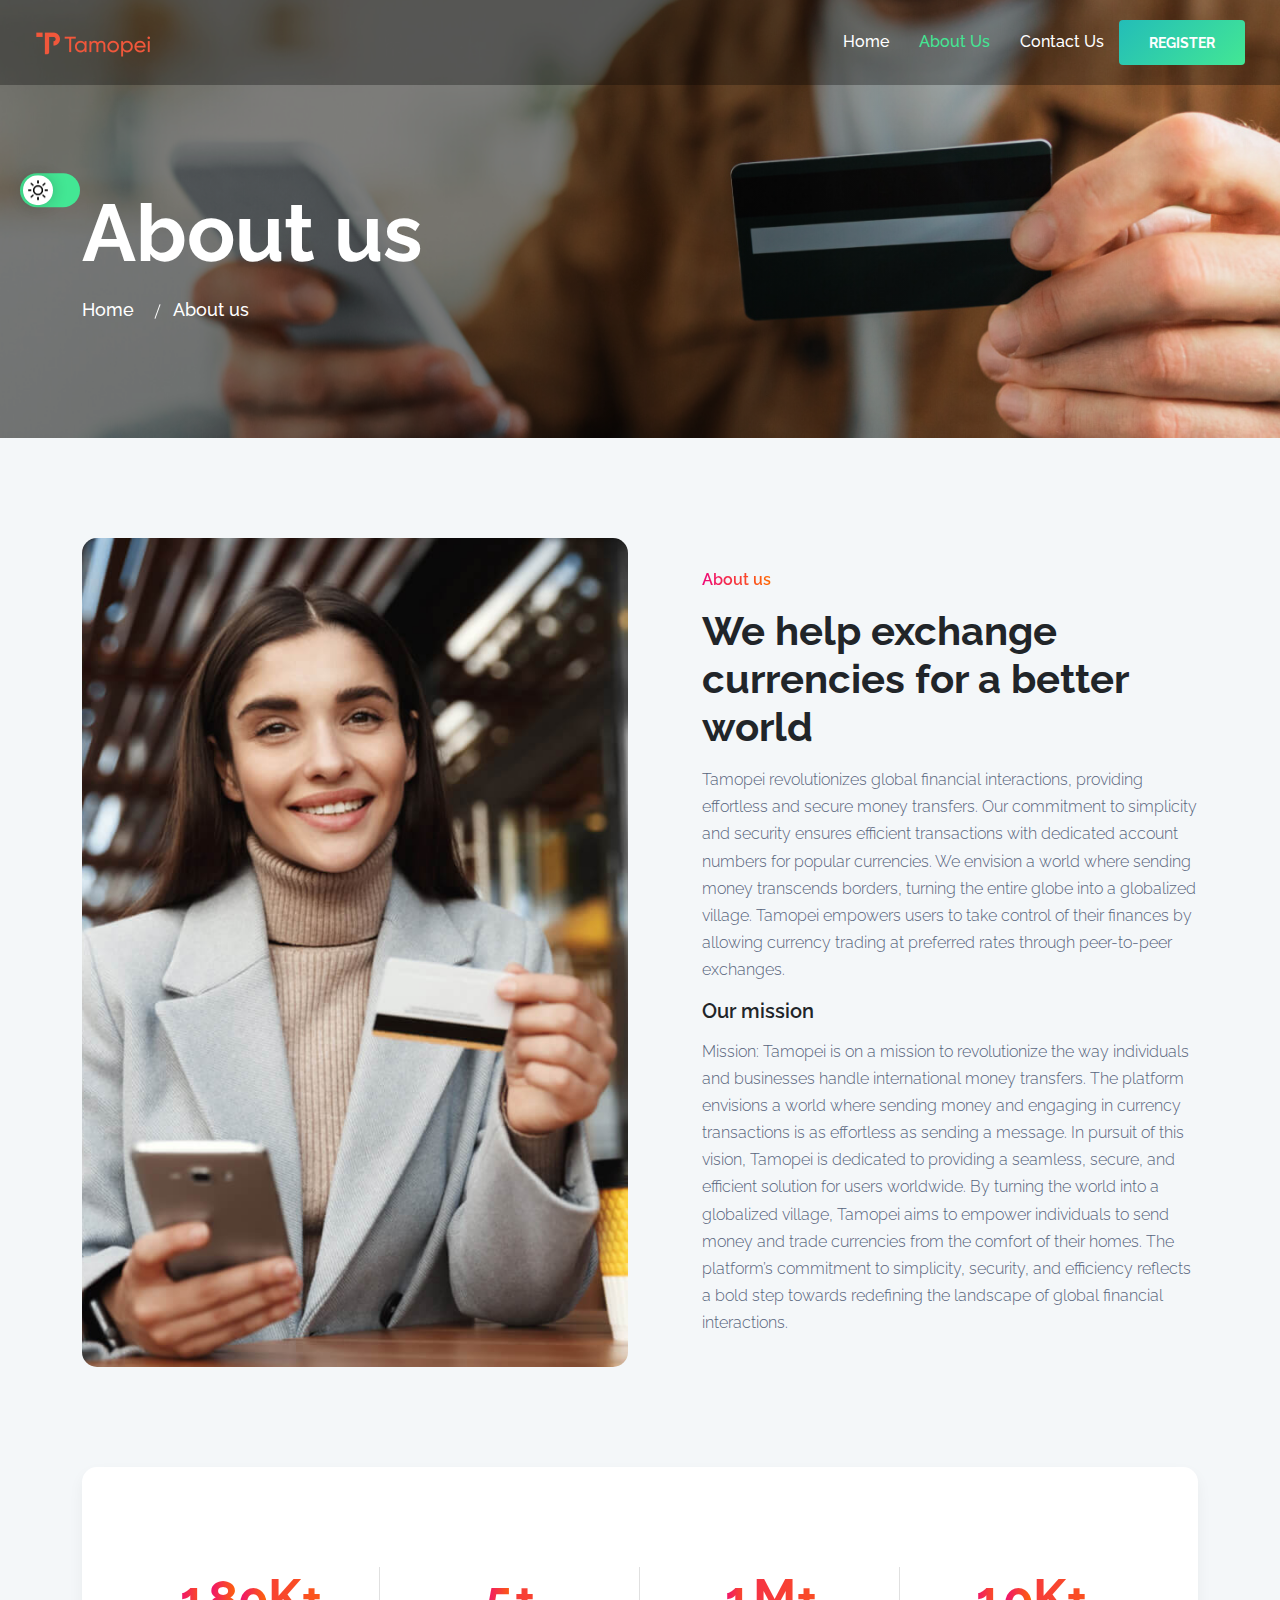
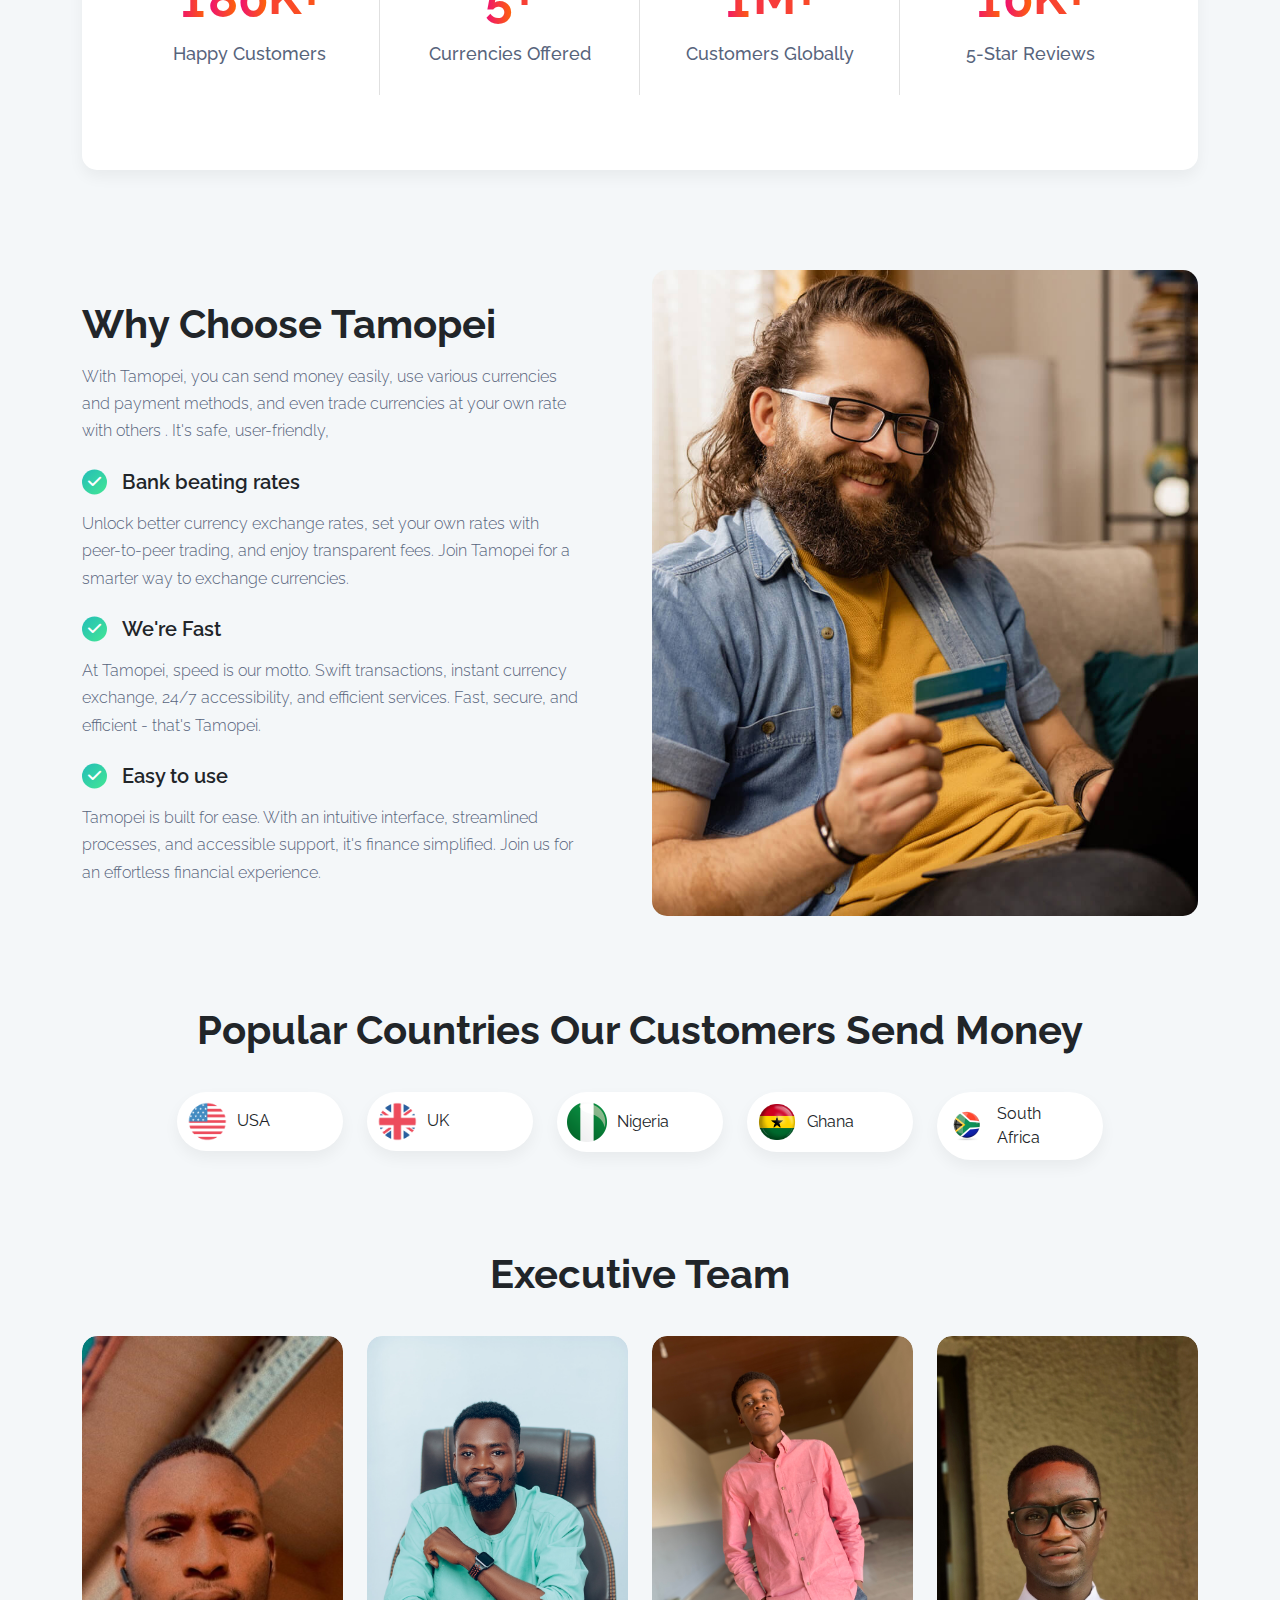
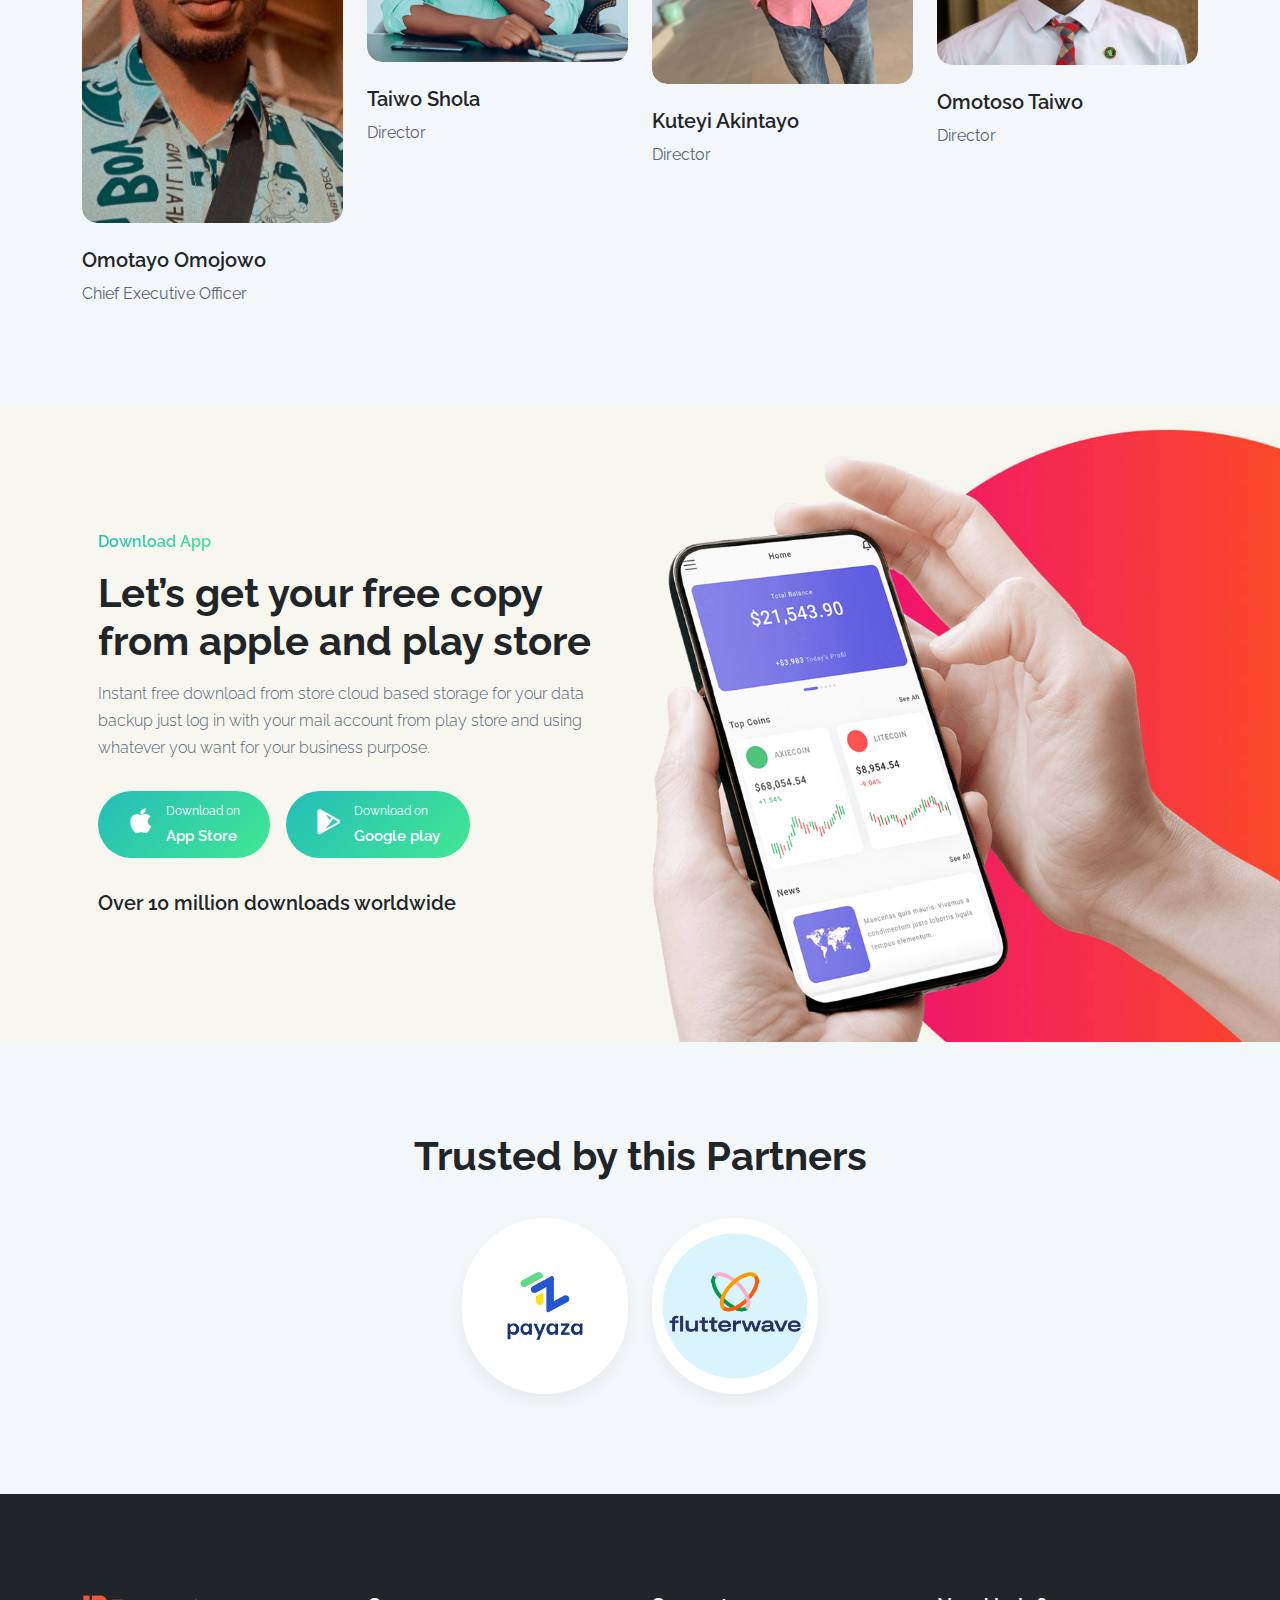
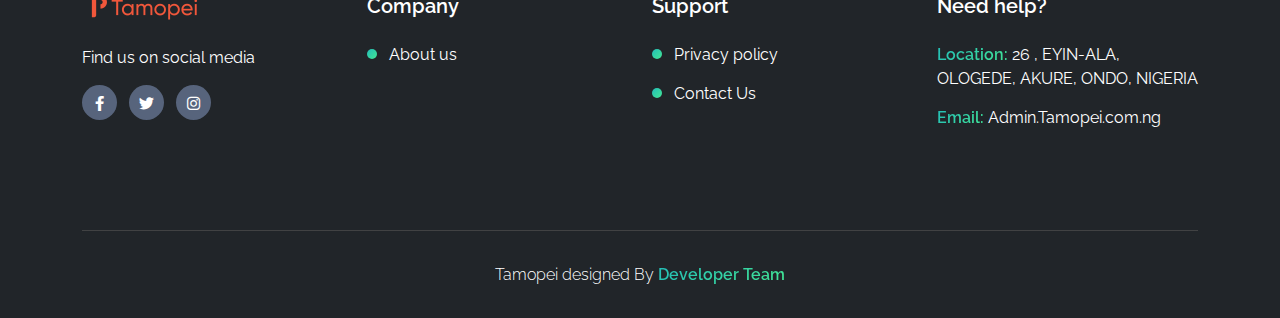
<file: About-us.html>
<!DOCTYPE html><html lang="zxx" class="theme-light"><head>
        <!-- Required meta tags -->
        <meta charset="utf-8">
        <meta name="viewport" content="width=device-width, initial-scale=1, shrink-to-fit=no">

        <!-- Links of CSS files -->
        <link rel="stylesheet" href="css/bootstrap.min.css">
        <link rel="stylesheet" href="css/animate.min.css">
        <link rel="stylesheet" href="css/fontawesome.min.css">
        <link rel="stylesheet" href="css/flaticon.css">
        <link rel="stylesheet" href="css/magnific-popup.min.css">
        <link rel="stylesheet" href="css/nice-select.css">
        <link rel="stylesheet" href="css/slick.min.css">
        <link rel="stylesheet" href="css/owl.carousel.min.css">
        <link rel="stylesheet" href="css/owl.theme.default.min.css">
        <link rel="stylesheet" href="css/meanmenu.css">
		<link rel="stylesheet" href="css/odometer.min.css">
        <link rel="stylesheet" href="css/style.css">
        <link rel="stylesheet" href="css/responsive.css">
        <link rel="stylesheet" href="css/dark-style.css">

        <title>Tamopei</title>

        <link rel="icon" type="image/png" href="images/favicon.png">
    </head>

        <!-- Preloader -->
        <body>
            <!-- <div class="preloader">
            <div class="loader">
                <div class="shadow"></div>
                <div class="box"></div>
            </div>
        </div> -->
        <!-- End Preloader -->

        <!-- Start Navbar Area -->
        <div class="navbar-area currency-transfer-provider-navbar">
            <div class="luvion-responsive-nav">
                <div class="container">
                    <div class="luvion-responsive-menu">
                        <div class="logo">
                            <a href="index.html">
                                <img src="images/tamopei icon-.png" alt="logo">
                                <img src="images/tamopei icon-.png" alt="logo">
                            </a>
                        </div>
                    </div>
                </div>
            </div>
    
            <div class="luvion-nav">
                <div class="container-fluid">
                    <nav class="navbar navbar-expand-md navbar-light">
                        <a class="navbar-brand" href="index.html">
                            <img src="images/tamopei icon-.png" alt="logo">
                            <img src="images/tamopei icon-.png" alt="logo">
                        </a>
    
                       
    
                        <div class="collapse navbar-collapse mean-menu" id="navbarSupportedContent">
                            <ul class="navbar-nav">
                                <li class="nav-item"><a href="index.html" class="nav-link ">Home</a>
                                </li>
    
                                <li class="nav-item"><a href="About-us.html" class="nav-link active">About Us</a></li>
    
                                <!-- <li class="nav-item"><a href="#" class="nav-link">How It Works</a></li> -->
    
                                <li class="nav-item"><a href="Contact-us.html" class="nav-link ">Contact Us</a></li>
                                
                                <div class="options-item">
                                    <a href="https://dashboard.tamopei.com.ng/" class="btn btn-primary">Register</a>
                                </div>
                            </ul>
    
                            <!-- <div class="others-options d-flex align-items-center">
                                
    
                                            
                                        <div class="dropdown-menu language-dropdown-menu">
                                            <a class="dropdown-item" href="#">
                                                <img src="images/uk.png" alt="flag">
                                                EN
                                            </a>
                                            <a class="dropdown-item" href="#">
                                                <img src="images/china.png" alt="flag">
                                                简中文
                                            </a>
                                            <a class="dropdown-item" href="#">
                                                <img src="images/uae.png" alt="flag">
                                                اعربيّة
                                            </a>
                                        </div>
                                    </div> -->
                                </div>
                                
                            
                        
                    </nav>
                </div>
            </div>
    
            <div class="others-option-for-responsive">
                <div class="container">
                    <div class="dot-menu">
                        <div class="inner">
                            <div class="circle circle-one"></div>
                            <div class="circle circle-two"></div>
                            <div class="circle circle-three"></div>
                        </div>
                    </div>
                    
                    <div class="container">
                        <div class="option-inner">
                            <div class="others-options d-flex align-items-center">
                                <div class="options-item">
                                    <div class="dropdown language-option">
                                        <button class="dropdown-toggle" type="button" data-bs-toggle="dropdown" aria-haspopup="true" aria-expanded="false">
                                            <div class="globe-icon">
                                                <i class="fa-solid fa-globe"></i>
                                            </div>
    
                                            <span class="lang-name"></span>
    
                                            <div class="chevron-down-icon">
                                                <i class="fa-solid fa-chevron-down"></i>
                                            </div>
                                        </button>
                                        <!-- <div class="dropdown-menu language-dropdown-menu">
                                            <a class="dropdown-item" href="#">
                                                <img src="images/uk.png" alt="flag">
                                                EN
                                            </a>
                                            <a class="dropdown-item" href="#">
                                                <img src="images/china.png" alt="flag">
                                                简中文
                                            </a>
                                            <a class="dropdown-item" href="#">
                                                <img src="images/uae.png" alt="flag">
                                                العربّة
                                            </a>
                                        </div> -->
                                    </div>
                                </div>
                                <!-- <div class="options-item">
                                    <a href="log.htindex.html" class="login-btn">Log in</a>
                                </div> -->
                                <div class="options-item">
                                    <a href="sign-.htindex.html" class="btn btn-primary">Register</a>
                                </div>
                            </div>
                        </div>
                    </div>
                </div>
            </div>
        </div>
        <!-- End Navbar Area -->
        
        <!-- Start Page Banner Area -->
        <div class="ctp-page-banner-area jarallax" data-jarallax="{" speed":="" 0.3}"="">
            <div class="container">
                <div class="ctp-page-banner-content">
                    <h3>About us</h3>
                    <ul class="list">
                        <li>
                            <a href="index.html">Home</a>
                        </li>
                        <li>About us</li>
                    </ul>
                </div>
            </div>
        </div>
        <!-- End Page Banner Area -->

        <div class="currency-transfer-provider-with-background-color">
            
            <!-- Start About Area -->
            <div class="ctp-about-area ptb-100">
                <div class="container">
                    <div class="row justify-content-center">
                        <div class="col-lg-6 col-md-12">
                            <div class="ctp-about-image"></div>
                        </div>

                        <div class="col-lg-6 col-md-12">
                            <div class="ctp-about-content">
                                <span>About us</span>
                                <h3>We help exchange currencies for a better world</h3>
                                
                                <p>Tamopei revolutionizes global financial interactions, providing effortless and secure money transfers. Our commitment to simplicity and security ensures efficient transactions with dedicated account numbers for popular currencies. We envision a world where sending money transcends borders, turning the entire globe into a globalized village. Tamopei empowers users to take control of their finances by allowing currency trading at preferred rates through peer-to-peer exchanges.</p>
                                <h4>Our mission</h4>
                                <p>Mission: Tamopei is on a mission to revolutionize the way individuals and businesses handle international money transfers. The platform envisions a world where sending money and engaging in currency transactions is as effortless as sending a message. In pursuit of this vision, Tamopei is dedicated to providing a seamless, secure, and efficient solution for users worldwide. By turning the world into a globalized village, Tamopei aims to empower individuals to send money and trade currencies from the comfort of their homes. The platform’s commitment to simplicity, security, and efficiency reflects a bold step towards redefining the landscape of global financial interactions.</p>
                            </div>
                        </div>
                    </div>
                </div>
            </div>
            <!-- End About Area -->

            <!-- Start Fun Facts Area -->
            <div class="ctp-funfacts-area">
                <div class="container">
                    <div class="ctp-funfacts-inner-box pt-100 pb-75">
                        <div class="row justify-content-center">
                            <div class="col-lg-3 col-sm-3 col-md-3 col-6">
                                <div class="ctp-funfact-card">
                                    <h3><span class="odometer" data-count="180">180</span>K+</h3>
                                    <p>Happy Customers</p>
                                </div>
                            </div>
    
                            <div class="col-lg-3 col-sm-3 col-md-3 col-6">
                                <div class="ctp-funfact-card">
                                    <h3><span class="odometer" data-count="50">5</span>+</h3>
                                    <p>Currencies Offered</p>
                                </div>
                            </div>

                            <div class="col-lg-3 col-sm-3 col-md-3 col-6">
                                <div class="ctp-funfact-card">
                                    <h3><span class="odometer" data-count="1">1</span>M+</h3>
                                    <p>Customers Globally</p>
                                </div>
                            </div>

                            <div class="col-lg-3 col-sm-3 col-md-3 col-6">
                                <div class="ctp-funfact-card">
                                    <h3><span class="odometer" data-count="30">10</span>K+</h3>
                                    <p>5-Star Reviews</p>
                                </div>
                            </div>
                        </div>
                    </div>
                </div>
            </div>
            <!-- End Fun Facts Area -->
            
            <!-- Start Choose Area -->
            <div class="ctp-choose-area ptb-100">
                <div class="container">
                    <div class="row justify-content-center">
                        <div class="col-lg-6 col-md-12">
                            <div class="ctp-choose-content without-padding">
                                <h3>Why Choose Tamopei</h3>
                                <p> With Tamopei, you can send money easily, use various currencies and payment methods, and even trade currencies at your own rate with others . It's safe, user-friendly,</p>

                                <div class="choose-inner-card">
                                    <h4>
                                        <div class="icon">
                                            <i class="fa-solid fa-check"></i>
                                        </div>
                                        Bank beating rates
                                    </h4>
                                    <p>Unlock better currency exchange rates, set your own rates with peer-to-peer trading, and enjoy transparent fees. Join Tamopei for a smarter way to exchange currencies.</p>
                                </div>
                                <div class="choose-inner-card">
                                    <h4>
                                        <div class="icon">
                                            <i class="fa-solid fa-check"></i>
                                        </div>
                                        We're Fast
                                    </h4>
                                    <p>At Tamopei, speed is our motto. Swift transactions, instant currency exchange, 24/7 accessibility, and efficient services. Fast, secure, and efficient - that's Tamopei.</p>
                                </div>
                                <div class="choose-inner-card">
                                    <h4>
                                        <div class="icon">
                                            <i class="fa-solid fa-check"></i>
                                        </div>
                                        Easy to use
                                    </h4>
                                    <p>Tamopei is built for ease. With an intuitive interface, streamlined processes, and accessible support, it's finance simplified. Join us for an effortless financial experience.</p>
                                </div>
                            </div>
                        </div>

                        <div class="col-lg-6 col-md-12">
                            <div class="ctp-choose-image with-border-radius"></div>
                        </div>
                    </div>
                </div>
            </div>
            <!-- End Choose Area -->

            <!-- Start Countries Area -->
            <div class="ctp-countries-area pb-75">
                <div class="container">
                    <div class="section-title ctp-title">
                        <h2>Popular Countries Our Customers Send Money</h2>
                    </div>

                    <div class="row justify-content-center">
                        <div class="col-lg-2 col-sm-6 col-md-4">
                            <div class="ctp-countries-card">
                                <img src="images/img1.png" alt="image">
                                <span>USA</span>
                            </div>
                        </div>
                        <div class="col-lg-2 col-sm-6 col-md-4">
                            <div class="ctp-countries-card">
                                <img src="images/img2.png" alt="image">
                                <span>UK</span>
                            </div>
                        </div>
                        <div class="col-lg-2 col-sm-6 col-md-4">
                            <div class="ctp-countries-card">
                                <img src="images/nigeria.png" alt="image">
                                <span>Nigeria</span>
                            </div>
                        </div>
                        <div class="col-lg-2 col-sm-6 col-md-4">
                            <div class="ctp-countries-card">
                                <img src="images/ghana.png" alt="image">
                                <span>Ghana</span>
                            </div>
                        </div>
                        <div class="col-lg-2 col-sm-6 col-md-4">
                            <div class="ctp-countries-card">
                                <img src="images/south africa.png" alt="image">
                                <span>South Africa</span>
                            </div>
                        </div>
                      
                  
                    </div>
                </div>
            </div>
            <!-- End Countries Area -->

            <!-- Start Team Area -->
            <div class="ctp-team-area pb-75">
                <div class="container">
                    <div class="section-title ctp-title">
                        <h2>Executive Team</h2>
                    </div>

                    <div class="row justify-content-center">
                        <div class="col-lg-3 col-md-6">
                            <div class="ctp-team-card">
                                <div class="team-image">
                                    <img src="images/tayo.jpeg" alt="image">
                                </div>
                                <div class="team-content">
                                    <h3>Omotayo Omojowo</h3>
                                    <span>Chief Executive Officer</span>

                                    <!-- <div class="icon">
                                        <a href="#" target="_blank"><i class="fab fa-instagram"></i></a>
                                    </div> -->
                                </div>
                            </div>
                        </div>

                        <div class="col-lg-3 col-md-6">
                            <div class="ctp-team-card">
                                <div class="team-image">
                                    <img src="images/sola.jpg" alt="image">
                                </div>
                                <div class="team-content">
                                    <h3>Taiwo Shola</h3>
                                    <span>Director</span>

                                    <!-- <div class="icon">
                                        <a href="#" target="_blank"><i class="fab fa-instagram"></i></a>
                                    </div> -->
                                </div>
                            </div>
                        </div>

                        <div class="col-lg-3 col-md-6">
                            <div class="ctp-team-card">
                                <div class="team-image">
                                    <img src="images/akin.jpeg" alt="image">
                                </div>
                                <div class="team-content">
                                    <h3>Kuteyi Akintayo</h3>
                                    <span>Director</span>

                                    <!-- <div class="icon">
                                        <a href="#" target="_blank"><i class="fab fa-instagram"></i></a>
                                    </div> -->
                                </div>
                            </div>
                        </div>

                        <div class="col-lg-3 col-md-6">
                            <div class="ctp-team-card">
                                <div class="team-image">
                                    <img src="images/taiwo1.jpg" alt="image">
                                </div>
                                <div class="team-content">
                                    <h3>Omotoso Taiwo</h3>
                                    <span>Director</span>

                                    <!-- <div class="icon">
                                        <a href="#" target="_blank"><i class="fab fa-instagram"></i></a>
                                    </div> -->
                                </div>
                            </div>
                        </div>
                    </div>
                </div>
            </div>
            <!-- End Team Area -->

            <!-- Start App Area -->
            <div class="ctp-app-area">
                <div class="container-fluid">
                    <div class="row justify-content-center align-items-center">
                        <div class="col-lg-6 col-md-12">
                            <div class="ctp-app-content">
                                <span class="sub">Download App</span>
                                <h3>Let’s get your free copy from apple and play store</h3>
                                <p>Instant free download from store cloud based storage for your data backup just log in with your mail account from play store and using whatever you want for your business purpose.</p>
                                <div class="btn-box">
                                    <a href="#" class="app-store-btn">
                                        <i class="flaticon-apple"></i>
                                        Download on
                                        <span>App Store</span>
                                    </a>
    
                                    <a href="#" class="play-store-btn">
                                        <i class="flaticon-play-store"></i>
                                        Download on
                                        <span>Google play</span>
                                    </a>
                                </div>
                                <div class="info">
                                    <span>Over 10 million downloads worldwide</span>
                                </div>
                            </div>
                        </div>

                        <div class="col-lg-6 col-md-12">
                            <div class="ctp-app-image">
                                <img src="images/app.png" alt="image">
                            </div>
                        </div>
                    </div>
                </div>
            </div>
            <!-- End App Area -->

            <!-- Start Investors Area -->
            <div class="ctp-investors-area pt-100 pb-75">
                <div class="container">
                    <div class="section-title ctp-title">
                        <h2>Trusted by this Partners</h2>
                    </div>

                    <div class="row justify-content-center">
                        <div class="col-lg-2 col-sm-6 col-md-4">
                            <div class="ctp-investors-card">
                                <a href="#"><img src="images/payaza.png" alt="image"></a>
                            </div>
                        </div>
                        <div class="col-lg-2 col-sm-6 col-md-4">
                            <div class="ctp-investors-card">
                                <a href="#"><img src="images/Flutterwave_logo_PNG2.png" alt="image"></a>
                            </div>
                        </div>
                        <!-- <div class="col-lg-2 col-sm-6 col-md-4">
                            <div class="ctp-investors-card">
                                <a href="#"><img src="images/investors3.png" alt="image"></a>
                            </div>
                        </div>
                        <div class="col-lg-2 col-sm-6 col-md-4">
                            <div class="ctp-investors-card">
                                <a href="#"><img src="images/investors4.png" alt="image"></a>
                            </div>
                        </div>
                        <div class="col-lg-2 col-sm-6 col-md-4">
                            <div class="ctp-investors-card">
                                <a href="#"><img src="images/investors5.png" alt="image"></a>
                            </div>
                        </div>
                        <div class="col-lg-2 col-sm-6 col-md-4">
                            <div class="ctp-investors-card">
                                <a href="#"><img src="images/investors6.png" alt="image"></a>
                            </div>
                        </div> -->
                    </div>
                </div>
            </div>
            <!-- End Investors Area -->

        </div>

        <!-- Start Footer Area -->
        <div class="ctp-footer-area pt-100">
            <div class="container">
                <div class="row justify-content-center">
                    <div class="col-lg-3 col-sm-6 col-md-6">
                        <div class="ctp-footer-widget">
                            <div class="logo">
                                <a href="index.html"><img src="images/tamopei icon-.png" alt="logo"></a>
                            </div>
                            <ul class="social-links">
                                <span>Find us on social media</span>
                                <li><a href="https://www.facebook.com/profile.php?id=100091133467024&mibextid=D4KYlr" target="_blank"><i class="fab fa-facebook-f"></i></a></li>
                                <li><a href="https://x.com/tamopei_ltd" target="_blank"><i class="fab fa-twitter"></i></a></li>
                                <li><a href="https://instagram.com/tamopei_ltd_" target="_blank"><i class="fab fa-instagram"></i></a></li>
                                <!-- <li><a href="#" target="_blank"><i class="fab fa-linkedin-in"></i></a></li> -->
                            </ul>
                        </div>
                    </div>
    
                    <div class="col-lg-3 col-sm-6 col-md-6">
                        <div class="ctp-footer-widget">
                            <h3>Company</h3>
    
                            <ul class="links">
                                <li>
                                    <a href="About-us.html">About us</a>
                                </li>
                                <li>
                                    <!-- <a href="how-it-wor.htindex.html">How it works</a> -->
                                </li>
                            </ul>
                        </div>
                    </div>
    
                    <div class="col-lg-3 col-sm-6 col-md-6">
                        <div class="ctp-footer-widget">
                            <h3>Support</h3>
    
                            <ul class="links">
                                <li>
                                    <!-- <a href="#">Terms and conditions</a> -->
                                </li>
                                <li>
                                    <a href="#">Privacy policy</a>
                                </li>
                                <li>
                                    <a href="Contact-us.html">Contact Us</a>
                                </li>
                            </ul>
                        </div>
                    </div>
    
                    <div class="col-lg-3 col-sm-6 col-md-6">
                        <div class="ctp-footer-widget">
                            <h3>Need help?</h3>
                            
                            <ul class="info">
                                <li>
                                    <span>Location: </span>
                                    26 , EYIN-ALA, OLOGEDE, AKURE, ONDO, NIGERIA
                                </li>
                                <li>
                                    <span>Email: </span>
                                    <a href="">Admin.Tamopei.com.ng</span></a>
                                </li>
                               
                            </ul>
                        </div>
                    </div>
                </div>
    
                <div class="copyright-area">
                    <p> Tamopei designed By <a href="https://developer.tamopei.com.ng/" target="_blank"> Developer Team</a></p>
                </div>
            </div>
        </div>
        <!-- End Footer Area -->

        <!-- <div class="go-top"><i class="fas fa-arrow-up"></i></div> -->

        <!-- Dark/Light Toggle -->
		<div class="dark-version">
            <label id="switch" class="switch">
                <input type="checkbox" onchange="toggleTheme()" id="slider">
                <span class="slider round"></span>
            </label>
        </div>

        <!-- Links of JS files -->
        <script data-cfasync="false" src="js/email-decode.min.js"></script>
    <script src="https://code.jquery.com/jquery-3.6.0.min.js"></script>
    <script src="js/bootstrap.bundle.min.js"></script>
    <script src="js/meanmenu.js"></script>
    <script src="js/nice-select.min.js"></script>
    <script src="js/slick.min.js"></script>
    <script src="js/magnific-popup.min.js"></script>
    <script src="js/odometer.min.js"></script>
    <script src="js/owl.carousel.min.js"></script>
    <script src="js/parallax.min.js"></script>
    <script src="js/wow.min.js"></script>
    <script src="js/form-validator.min.js"></script>
    <script src="js/contact-form-script.js"></script>
    <script src="js/jquery.ajaxchimp.min.js"></script>
    <script src="js/main.js"></script>
    <script src="js/appear.min.js"></script> 
    
</body>
</html>
</file>
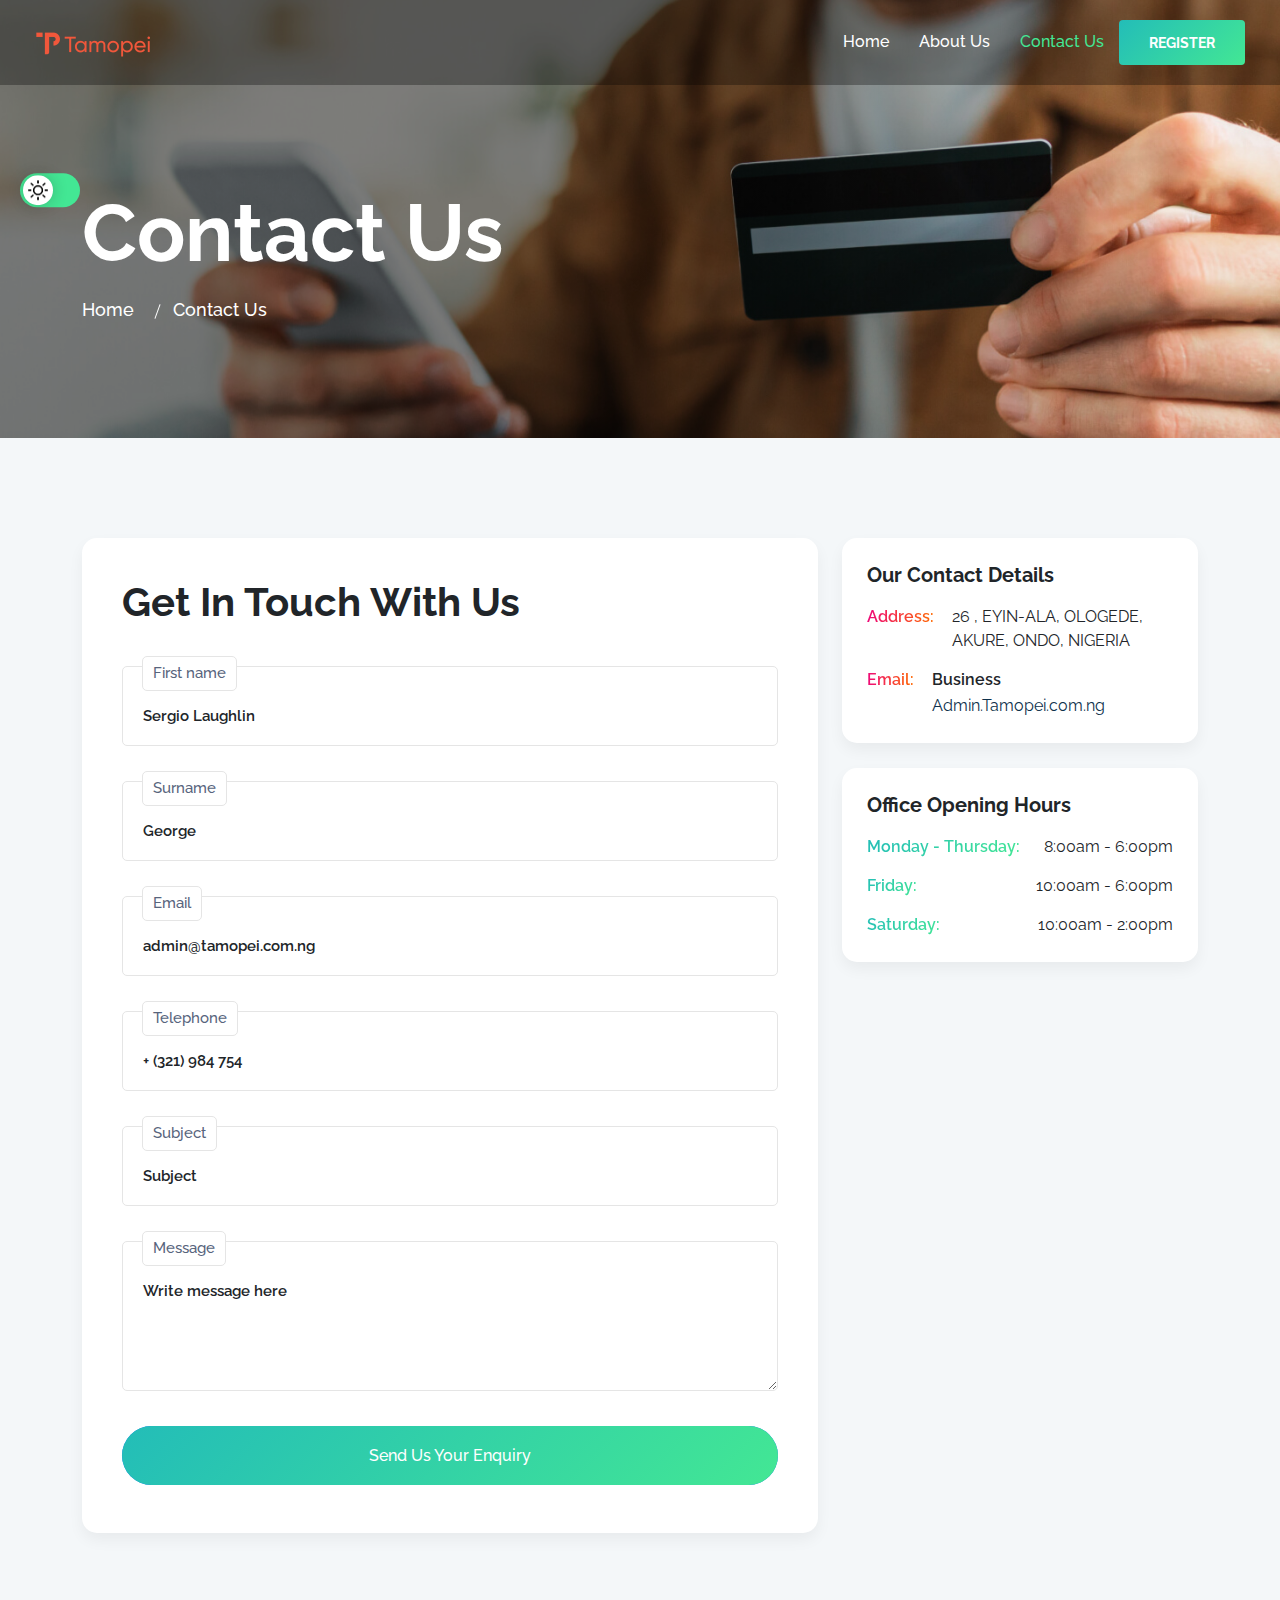
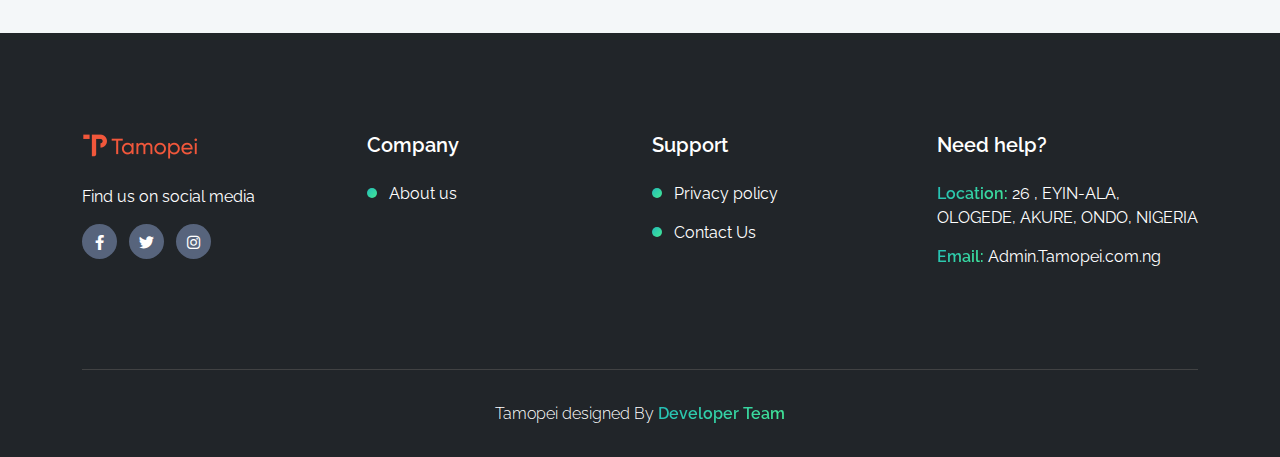
<file: Contact-us.html>
<!DOCTYPE html><html lang="zxx" class="theme-light"><head>
        <!-- Required meta tags -->
        <meta charset="utf-8">
        <meta name="viewport" content="width=device-width, initial-scale=1, shrink-to-fit=no">

        <!-- Links of CSS files -->
        <link rel="stylesheet" href="css/bootstrap.min.css">
        <link rel="stylesheet" href="css/animate.min.css">
        <link rel="stylesheet" href="css/fontawesome.min.css">
        <link rel="stylesheet" href="css/flaticon.css">
        <link rel="stylesheet" href="css/magnific-popup.min.css">
        <link rel="stylesheet" href="css/nice-select.css">
        <link rel="stylesheet" href="css/slick.min.css">
        <link rel="stylesheet" href="css/owl.carousel.min.css">
        <link rel="stylesheet" href="css/owl.theme.default.min.css">
        <link rel="stylesheet" href="css/meanmenu.css">
		<link rel="stylesheet" href="css/odometer.min.css">
        <link rel="stylesheet" href="css/style.css">
        <link rel="stylesheet" href="css/responsive.css">
        <link rel="stylesheet" href="css/dark-style.css">

        <title>Tamopei - Banking Finance &amp; Money Transfer Platform</title>

        <link rel="icon" type="image/png" href="images/favicon.png">
    </head>

        <!-- Preloader -->
        <body>
            <!-- <div class="preloader">
            <div class="loader">
                <div class="shadow"></div>
                <div class="box"></div>
            </div>
        </div> -->
        <!-- End Preloader -->

        <!-- Start Navbar Area -->
        <div class="navbar-area currency-transfer-provider-navbar">
            <div class="luvion-responsive-nav">
                <div class="container">
                    <div class="luvion-responsive-menu">
                        <div class="logo">
                            <a href="index.html">
                                <img src="images/tamopei icon-.png" alt="logo">
                                <img src="images/tamopei icon-.png" alt="logo">
                            </a>
                        </div>
                    </div>
                </div>
            </div>
    
            <div class="luvion-nav">
                <div class="container-fluid">
                    <nav class="navbar navbar-expand-md navbar-light">
                        <a class="navbar-brand" href="index.html">
                            <img src="images/tamopei icon-.png" alt="logo">
                            <img src="images/tamopei icon-.png" alt="logo">
                        </a>
    
                       
    
                        <div class="collapse navbar-collapse mean-menu" id="navbarSupportedContent">
                            <ul class="navbar-nav">
                                <li class="nav-item"><a href="index.html" class="nav-link ">Home</a>
                                </li>
    
                                <li class="nav-item"><a href="About-us.html" class="nav-link">About Us</a></li>
    
                                <!-- <li class="nav-item"><a href="#" class="nav-link">How It Works</a></li> -->
    
                                <li class="nav-item"><a href="Contact-us.html" class="nav-link active">Contact Us</a></li>
                                
                                <div class="options-item">
                                    <a href="https://dashboard.tamopei.com.ng/" class="btn btn-primary">Register</a>
                                </div>
                            </ul>
    
                            <!-- <div class="others-options d-flex align-items-center">
                                
    
                                            
                                        <div class="dropdown-menu language-dropdown-menu">
                                            <a class="dropdown-item" href="#">
                                                <img src="images/uk.png" alt="flag">
                                                EN
                                            </a>
                                            <a class="dropdown-item" href="#">
                                                <img src="images/china.png" alt="flag">
                                                简中文
                                            </a>
                                            <a class="dropdown-item" href="#">
                                                <img src="images/uae.png" alt="flag">
                                                اعربيّة
                                            </a>
                                        </div>
                                    </div> -->
                                </div>
                                
                            
                        
                    </nav>
                </div>
            </div>
    
            <div class="others-option-for-responsive">
                <div class="container">
                    <div class="dot-menu">
                        <div class="inner">
                            <div class="circle circle-one"></div>
                            <div class="circle circle-two"></div>
                            <div class="circle circle-three"></div>
                        </div>
                    </div>
                    
                    <div class="container">
                        <div class="option-inner">
                            <div class="others-options d-flex align-items-center">
                                <div class="options-item">
                                    <div class="dropdown language-option">
                                        <button class="dropdown-toggle" type="button" data-bs-toggle="dropdown" aria-haspopup="true" aria-expanded="false">
                                            <div class="globe-icon">
                                                <i class="fa-solid fa-globe"></i>
                                            </div>
    
                                            <span class="lang-name"></span>
    
                                            <div class="chevron-down-icon">
                                                <i class="fa-solid fa-chevron-down"></i>
                                            </div>
                                        </button>
                                        <!-- <div class="dropdown-menu language-dropdown-menu">
                                            <a class="dropdown-item" href="#">
                                                <img src="images/uk.png" alt="flag">
                                                EN
                                            </a>
                                            <a class="dropdown-item" href="#">
                                                <img src="images/china.png" alt="flag">
                                                简中文
                                            </a>
                                            <a class="dropdown-item" href="#">
                                                <img src="images/uae.png" alt="flag">
                                                العربّة
                                            </a>
                                        </div> -->
                                    </div>
                                </div>
                                <!-- <div class="options-item">
                                    <a href="log.htindex.html" class="login-btn">Log in</a>
                                </div> -->
                                <div class="options-item">
                                    <a href="sign-.htindex.html" class="btn btn-primary">Register</a>
                                </div>
                            </div>
                        </div>
                    </div>
                </div>
            </div>
        </div>
        <!-- End Navbar Area -->
        
        <!-- Start Page Banner Area -->
        <div class="ctp-page-banner-area" data-jarallax="{" speed":="" 0.3}"="">
            <div class="container">
                <div class="ctp-page-banner-content">
                    <h3>Contact Us</h3>
                    <ul class="list">
                        <li>
                            <a href="index-7.html">Home</a>
                        </li>
                        <li>Contact Us</li>
                    </ul>
                </div>
            </div>
        </div>
        <!-- End Page Banner Area -->

        <div class="currency-transfer-provider-with-background-color">
            
            <!-- Start Contact Area -->
            <div class="ctp-contact-area ptb-100">
                <div class="container">
                    <div class="row justify-content-center">
                        <div class="col-lg-8 col-md-12">
                            <div class="ctp-contact-form">
                                <h3>Get In Touch With Us</h3>

                                <form id="contactForm">
                                    <div class="form-group">
                                        <label>First name</label>
                                        <input type="text" name="name" id="name" class="form-control" required="" data-error="Please enter your name" placeholder="Sergio Laughlin">
                                        <div class="help-block with-errors"></div>
                                    </div>

                                    <div class="form-group">
                                        <label>Surname</label>
                                        <input type="text" name="name" id="name" class="form-control" required="" data-error="Please enter your surname" placeholder="George">
                                        <div class="help-block with-errors"></div>
                                    </div>

                                    <div class="form-group">
                                        <label>Email</label>
                                        <input type="email" name="email" id="email" class="form-control" required="" data-error="Please enter your email" placeholder="admin@tamopei.com.ng">
                                        <div class="help-block with-errors"></div>
                                    </div>

                                    <div class="form-group">
                                        <label>Telephone</label>
                                        <input type="text" name="phone_number" id="phone_number" required="" data-error="Please enter your number" class="form-control" placeholder="+ (321) 984 754">
                                        <div class="help-block with-errors"></div>
                                    </div>

                                    <div class="form-group">
                                        <label>Subject</label>
                                        <input type="text" name="msg_subject" id="msg_subject" class="form-control" required="" data-error="Please enter your subject" placeholder="Subject">
                                        <div class="help-block with-errors"></div>
                                    </div>

                                    <div class="form-group">
                                        <label>Message</label>
                                        <textarea name="message" class="form-control" id="message" cols="30" rows="6" required="" data-error="Write your message" placeholder="Write message here"></textarea>
                                        <div class="help-block with-errors"></div>
                                    </div>

                                    <button type="submit" class="btn btn-primary">Send Us Your Enquiry</button>
                                    <div id="msgSubmit" class="h3 text-center hidden"></div>
                                    <div class="clearfix"></div>
                                </form>
                            </div>
                        </div>

                        <div class="col-lg-4 col-md-12">
                            <div class="ctp-contact-information">
                                <div class="information-box">
                                    <h3>Our Contact Details</h3>

                                    <ul class="contact-info">
                                        <li class="address">
                                            <span class="sub">Address:</span>
                                            26 , EYIN-ALA, OLOGEDE, AKURE, ONDO, NIGERIA
                                        </li>
                                        <li class="email">
                                            <span class="sub">Email:</span>
                                         
                                            <div class="info">
                                                <span>Business</span>
                                                <a href="">Admin.Tamopei.com.ng</span></a>
                                            </div>
                                        </li>
                                  
                                    </ul>
                                </div>

                                <div class="information-box">
                                    <h3>Office Opening Hours</h3>

                                    <ul class="time-info">
                                        <li class="d-flex align-items-center justify-content-between">
                                            <span class="color">Monday - Thursday:</span>
                                            <span>8:00am - 6:00pm</span>
                                        </li>
                                        <li class="d-flex align-items-center justify-content-between">
                                            <span class="color">Friday:</span>
                                            <span>10:00am - 6:00pm</span>
                                        </li>
                                        <li class="d-flex align-items-center justify-content-between">
                                            <span class="color">Saturday:</span>
                                            <span>10:00am - 2:00pm</span>
                                        </li>
                                    </ul>
                                </div>

                                <div class="information-map">
                                    <iframe class="map" src="https://www.google.com/maps/embed?pb=!1m18!1m12!1m3!1d3024.183428676291!2d-73.9983046843594!3d40.71397834543098!2m3!1f0!2f0!3f0!3m2!1i1024!2i768!4f13.1!3m3!1m2!1s0x89c25a263f3910db%3A0xd6e6cdf32a6b11b1!2s27%20Division%20St%2C%20New%20York%2C%20NY%2010002%2C%20USA!5e0!3m2!1sen!2sbd!4v1659370483233!5m2!1sen!2sbd"></iframe>
                                </div>
                            </div>
                        </div>
                    </div>
                </div>
            </div>
            <!-- End Contact Area -->

        </div>

        <!-- Start Footer Area -->
        <div class="ctp-footer-area pt-100">
            <div class="container">
                <div class="row justify-content-center">
                    <div class="col-lg-3 col-sm-6 col-md-6">
                        <div class="ctp-footer-widget">
                            <div class="logo">
                                <a href="index.html"><img src="images/tamopei icon-.png" alt="logo"></a>
                            </div>
                            <ul class="social-links">
                                <span>Find us on social media</span>
                                <li><a href="https://www.facebook.com/profile.php?id=100091133467024&mibextid=D4KYlr" target="_blank"><i class="fab fa-facebook-f"></i></a></li>
                                <li><a href="https://x.com/tamopei_ltd" target="_blank"><i class="fab fa-twitter"></i></a></li>
                                <li><a href="https://instagram.com/tamopei_ltd_" target="_blank"><i class="fab fa-instagram"></i></a></li>
                                <!-- <li><a href="#" target="_blank"><i class="fab fa-linkedin-in"></i></a></li> -->
                            </ul>
                        </div>
                    </div>
    
                    <div class="col-lg-3 col-sm-6 col-md-6">
                        <div class="ctp-footer-widget">
                            <h3>Company</h3>
    
                            <ul class="links">
                                <li>
                                    <a href="About-us.html">About us</a>
                                </li>
                                <li>
                                    <!-- <a href="how-it-wor.htindex.html">How it works</a> -->
                                </li>
                            </ul>
                        </div>
                    </div>
    
                    <div class="col-lg-3 col-sm-6 col-md-6">
                        <div class="ctp-footer-widget">
                            <h3>Support</h3>
    
                            <ul class="links">
                                <li>
                                    <!-- <a href="#">Terms and conditions</a> -->
                                </li>
                                <li>
                                    <a href="#">Privacy policy</a>
                                </li>
                                <li>
                                    <a href="Contact-us.html">Contact Us</a>
                                </li>
                            </ul>
                        </div>
                    </div>
    
                    <div class="col-lg-3 col-sm-6 col-md-6">
                        <div class="ctp-footer-widget">
                            <h3>Need help?</h3>
                            
                            <ul class="info">
                                <li>
                                    <span>Location: </span>
                                    26 , EYIN-ALA, OLOGEDE, AKURE, ONDO, NIGERIA
                                </li>
                                <li>
                                    <span>Email: </span>
                                    <a href="">Admin.Tamopei.com.ng</span></a>
                                </li>
                               
                            </ul>
                        </div>
                    </div>
                </div>
    
                <div class="copyright-area">
                    <p> Tamopei designed By <a href="https://developer.tamopei.com.ng/" target="_blank"> Developer Team</a></p>
                </div>
            </div>
        </div>
        <!-- End Footer Area -->

        <div class="go-top"><i class="fas fa-arrow-up"></i></div>

        <!-- Dark/Light Toggle -->
		<div class="dark-version">
            <label id="switch" class="switch">
                <input type="checkbox" onchange="toggleTheme()" id="slider">
                <span class="slider round"></span>
            </label>
        </div>

        <!-- Links of JS files -->
        <script data-cfasync="false" src="js/email-decode.min.js"></script>
        <script src="https://code.jquery.com/jquery-3.6.0.min.js"></script>
        <script src="js/bootstrap.bundle.min.js"></script>
        <script src="js/meanmenu.js"></script>
        <script src="js/nice-select.min.js"></script>
        <script src="js/slick.min.js"></script>
        <script src="js/magnific-popup.min.js"></script>
        <script src="js/odometer.min.js"></script>
        <script src="js/owl.carousel.min.js"></script>
        <script src="js/parallax.min.js"></script>
        <script src="js/wow.min.js"></script>
        <script src="js/form-validator.min.js"></script>
        <script src="js/contact-form-script.js"></script>
        <script src="js/jquery.ajaxchimp.min.js"></script>
        <script src="js/main.js"></script>
        <script src="js/appear.min.js"></script> 
    
</body></html>
</file>
<file: css/flaticon.css>
/*
Flaticon icon font: Flaticon
*/
@font-face {
  font-family: "Flaticon";
  src: url("../fonts/Flaticon.eot");
  src: url("../fonts/Flaticon.eot#iefix") format("embedded-opentype"),
  url("../fonts/Flaticon.woff2") format("woff2"),
  url("../fonts/Flaticon.woff") format("woff"),
  url("../fonts/Flaticon.ttf") format("truetype"),
  url("../images/Flaticon.svg#Flaticon") format("svg");
  font-weight: normal;
  font-style: normal;
}
@media screen and (-webkit-min-device-pixel-ratio:0) {
  @font-face {
      font-family: "Flaticon";
      src: url("../images/Flaticon.svg#Flaticon") format("svg");
  }
}
[class^="flaticon-"]:before, [class*=" flaticon-"]:before,
[class^="flaticon-"]:after, [class*=" flaticon-"]:after {   
  font-family: Flaticon;
  font-size: 15px;
  font-style: normal;
}

.flaticon-piggy-bank:before { content: "\f100"; }
.flaticon-data-encryption:before { content: "\f101"; }
.flaticon-wallet:before { content: "\f102"; }
.flaticon-shield:before { content: "\f103"; }
.flaticon-user:before { content: "\f104"; }
.flaticon-check-mark:before { content: "\f105"; }
.flaticon-settings:before { content: "\f106"; }
.flaticon-envelope-of-white-paper:before { content: "\f107"; }
.flaticon-menu:before { content: "\f108"; }
.flaticon-info:before { content: "\f109"; }
.flaticon-cursor:before { content: "\f10a"; }
.flaticon-alarm:before { content: "\f10b"; }
.flaticon-cancel:before { content: "\f10c"; }
.flaticon-apple:before { content: "\f10d"; }
.flaticon-play-store:before { content: "\f10e"; }
</file>
<file: css/style.css>
/*
@File: Luvion Template Styles

* This file contains the styling for the actual template, this
is the file you need to edit to change the look of the
template.

This files table contents are outlined below>>>>>

*******************************************
*******************************************

** - Default CSS
** - Preloader Area CSS
** - Navbar Area CSS
** - Main Banner Area CSS
** - About Area CSS
** - Featured Boxes Area CSS
** - Services Area CSS
** - Comparisons Area CSS
** - Features Area CSS
** - How It Works Area CSS
** - Team Area CSS
** - Invoicing Area CSS
** - Information Area CSS
** - Pricing Area CSS
** - FunFacts Area CSS
** - Feedback Area CSS
** - Ready To Talk Area CSS
** - Partner Area CSS
** - App Download Area CSS
** - Account Create Area CSS
** - Blog Area CSS
** - Blog Details Area CSS
** - Page Title Area CSS
** - Pagination Area CSS
** - Widget Sidebar Area CSS
** - 404 Error Area CSS
** - FAQ Area CSS
** - Login Area CSS
** - Signup Area CSS
** - Contact Area CSS
** - Footer Area CSS
** - Go Top CSS
*/
/*================================================
Default CSS
=================================================*/
@import url("https://fonts.googleapis.com/css?family=Roboto:100,100i,300,300i,400,400i,500,500i,700,700i,900,900i&display=swap");
@import url("https://fonts.googleapis.com/css?family=Raleway:100,100i,200,200i,300,300i,400,400i,500,500i,600,600i,700,700i,800,800i,900,900i&display=swap");
body {
  padding: 0;
  margin: 0;
  font-family: "Roboto", sans-serif;
  font-size: 15px;
}

img {
  max-width: 100%;
}

.d-table {
  width: 100%;
  height: 100%;
}
.d-table-cell {
  vertical-align: middle;
}

a {
  color: #0e314c;
  text-decoration: none;
  transition: 0.5s;
  outline: 0 !important;
}
a:hover {
  color: #43e794;
  text-decoration: none;
}

button {
  outline: 0 !important;
}

.ptb-70 {
  padding-top: 70px;
  padding-bottom: 70px;
}

.bg-f7fafd {
  background-color: #f7fafd;
}

.bg-f6f4f8 {
  background-color: #f6f4f8;
}

.bg-f4fcff {
  background-color: #f4fcff;
}

.h1, .h2, .h3, .h4, .h5, .h6, h1, h2, h3, h4, h5, h6 {
  font-family: "Raleway", sans-serif;
}

p {
  line-height: 1.7;
  margin-bottom: 15px;
  color: #6084a4;
  font-weight: 300;
  font-size: 15px;
}
p:last-child {
  margin-bottom: 0;
}

.mfp-bg {
  position: fixed !important;
}

.mfp-wrap {
  position: fixed !important;
}

.mfp-container {
  position: fixed;
}

/*btn btn-primary*/
.btn {
  font-weight: 700;
  border: none;
  padding: 14.5px 30px;
  text-transform: uppercase;
  font-size: 14px;
  line-height: initial;
  border-radius: 4px;
  transition: 0.5s;
  position: relative;
  z-index: 1;
}
.btn.disabled, .btn:disabled {
  opacity: 1;
}

.btn-primary {
  background-color: transparent;
  color: #ffffff;
}
.btn-primary::before {
  content: "";
  position: absolute;
  left: 0;
  top: 0;
  width: 100%;
  height: 100%;
  z-index: -1;
  background: linear-gradient(135deg, #23bdb8 0%, #43e794 100%);
  border-radius: 4px;
  transition: 0.5s;
}
.btn-primary::after {
  content: "";
  position: absolute;
  left: 0;
  top: 0;
  width: 100%;
  height: 100%;
  z-index: -1;
  background: linear-gradient(135deg, #23bdb8 0%, #43e794 100%);
  border-radius: 4px;
  transition: 0.5s;
  opacity: 0;
  visibility: hidden;
}
.btn-primary:hover, .btn-primary:focus {
  background-color: transparent !important;
  color: #ffffff !important;
  box-shadow: unset !important;
}
.btn-primary:hover::before, .btn-primary:focus::before {
  opacity: 0;
  visibility: hidden;
}
.btn-primary:hover::after, .btn-primary:focus::after {
  opacity: 1;
  visibility: visible;
}

/*section-title*/
.section-title {
  text-align: center;
  max-width: 720px;
  margin-left: auto;
  margin-right: auto;
  margin-bottom: 50px;
  margin-top: -9px;
}
.section-title h2 {
  margin-bottom: 0;
  font-size: 40px;
  font-weight: 600;
}
.section-title .bar {
  height: 5px;
  width: 90px;
  background: #cdf1d8;
  margin: 15px auto 20px;
  position: relative;
  border-radius: 30px;
}
.section-title .bar::before {
  content: "";
  position: absolute;
  left: 0;
  top: -2.6px;
  height: 10px;
  width: 10px;
  border-radius: 50%;
  background: #44ce6f;
  animation-duration: 3s;
  animation-timing-function: linear;
  animation-iteration-count: infinite;
  animation-name: MOVE-BG;
}
.section-title p {
  max-width: 500px;
  margin-left: auto;
  margin-right: auto;
  margin-bottom: 0;
}

/*form-control*/
.form-control {
  height: 50px;
  padding: 0 15px;
  font-size: 15px;
  line-height: 50px;
  color: #0e314c;
  background-color: #ffffff;
  border: 1px solid #eeeeee;
  border-radius: 0;
  transition: 0.5s;
}
.form-control:focus {
  box-shadow: unset !important;
  border-color: #43e794;
}

/*================================================
Preloader Area CSS
=================================================*/
.preloader {
  position: fixed;
  width: 100%;
  height: 100%;
  z-index: 99999;
  background: linear-gradient(90deg, rgb(238, 9, 121) 0%, rgb(255, 106, 0) 100%);
  top: 0;
  left: 0;
}
.preloader .loader {
  position: absolute;
  top: 43%;
  left: 0;
  right: 0;
  transform: translateY(-43%);
  text-align: center;
  margin: 0 auto;
  width: 50px;
  height: 50px;
}
.preloader .box {
  width: 100%;
  height: 100%;
  background: #ffffff;
  animation: animate 0.5s linear infinite;
  position: absolute;
  top: 0;
  left: 0;
  border-radius: 3px;
}
.preloader .shadow {
  width: 100%;
  height: 5px;
  background: #000;
  opacity: 0.1;
  position: absolute;
  top: 59px;
  left: 0;
  border-radius: 50%;
  animation: shadow 0.5s linear infinite;
}

@keyframes loader {
  0% {
    left: -100px;
  }
  100% {
    left: 110%;
  }
}
@keyframes animate {
  17% {
    border-bottom-right-radius: 3px;
  }
  25% {
    transform: translateY(9px) rotate(22.5deg);
  }
  50% {
    transform: translateY(18px) scale(1, 0.9) rotate(45deg);
    border-bottom-right-radius: 40px;
  }
  75% {
    transform: translateY(9px) rotate(67.5deg);
  }
  100% {
    transform: translateY(0) rotate(90deg);
  }
}
@keyframes shadow {
  50% {
    transform: scale(1.2, 1);
  }
}
/*================================================
Navbar Area CSS
=================================================*/
.luvion-responsive-nav {
  display: none;
}

.navbar-brand {
  padding-top: 0;
  padding-bottom: 0;
}
.navbar-brand img {
  transition: 0.5s;
}
.navbar-brand img:nth-child(2) {
  display: none;
}

.luvion-nav {
  background-color: transparent;
  padding-top: 0;
  padding-bottom: 0;
  padding-right: 0;
  padding-left: 0;
}
.luvion-nav .navbar {
  padding-right: 0;
  padding-top: 0;
  padding-left: 0;
  padding-bottom: 0;
}
.luvion-nav .navbar ul {
  padding-left: 0;
  list-style-type: none;
  margin-bottom: 0;
}
.luvion-nav .navbar .navbar-nav {
  font-family: "Raleway", sans-serif;
  margin-left: auto;
}
.luvion-nav .navbar .navbar-nav .nav-item {
  position: relative;
  padding-top: 10px;
  padding-bottom: 10px;
  padding-left: 0;
  padding-right: 0;
}
.luvion-nav .navbar .navbar-nav .nav-item a {
  font-size: 17px;
  font-weight: 500;
  color: #e5e1e1;
  text-transform: capitalize;
  padding-left: 0;
  padding-right: 0;
  padding-top: 0;
  padding-bottom: 0;
  margin-left: 15px;
  margin-right: 15px;
}
.luvion-nav .navbar .navbar-nav .nav-item a:hover, .luvion-nav .navbar .navbar-nav .nav-item a:focus, .luvion-nav .navbar .navbar-nav .nav-item a.active {
  color: #ffffff;
}
.luvion-nav .navbar .navbar-nav .nav-item a i {
  font-size: 10px;
  margin-left: 1px;
}
.luvion-nav .navbar .navbar-nav .nav-item:last-child a {
  margin-right: 0;
}
.luvion-nav .navbar .navbar-nav .nav-item:first-child a {
  margin-left: 0;
}
.luvion-nav .navbar .navbar-nav .nav-item:hover a, .luvion-nav .navbar .navbar-nav .nav-item.active a {
  color: #ffffff;
}
.luvion-nav .navbar .navbar-nav .nav-item .dropdown-menu {
  box-shadow: 0px 0px 15px 0px rgba(0, 0, 0, 0.1);
  background: #ffffff;
  position: absolute;
  border: none;
  top: 80px;
  left: 0;
  width: 270px;
  z-index: 99;
  display: block;
  opacity: 0;
  visibility: hidden;
  border-radius: 0;
  transition: all 0.3s ease-in-out;
  padding-top: 20px;
  padding-left: 5px;
  padding-right: 5px;
  padding-bottom: 20px;
}
.luvion-nav .navbar .navbar-nav .nav-item .dropdown-menu li {
  padding-left: 0;
  padding-right: 0;
  padding-top: 0;
  padding-bottom: 0;
}
.luvion-nav .navbar .navbar-nav .nav-item .dropdown-menu li a {
  text-transform: capitalize;
  padding: 8px 15px;
  margin: 0;
  color: #0e314c;
  font-size: 15.5px;
  font-weight: 500;
}
.luvion-nav .navbar .navbar-nav .nav-item .dropdown-menu li a:hover, .luvion-nav .navbar .navbar-nav .nav-item .dropdown-menu li a:focus, .luvion-nav .navbar .navbar-nav .nav-item .dropdown-menu li a.active {
  color: #43e794;
}
.luvion-nav .navbar .navbar-nav .nav-item .dropdown-menu li .dropdown-menu {
  left: -270px;
  top: 0;
  opacity: 0;
  visibility: hidden;
}
.luvion-nav .navbar .navbar-nav .nav-item .dropdown-menu li .dropdown-menu li a {
  color: #0e314c;
}
.luvion-nav .navbar .navbar-nav .nav-item .dropdown-menu li .dropdown-menu li a:hover, .luvion-nav .navbar .navbar-nav .nav-item .dropdown-menu li .dropdown-menu li a:focus, .luvion-nav .navbar .navbar-nav .nav-item .dropdown-menu li .dropdown-menu li a.active {
  color: #43e794;
}
.luvion-nav .navbar .navbar-nav .nav-item .dropdown-menu li .dropdown-menu li .dropdown-menu {
  left: 220px;
  top: 0;
  opacity: 0;
  visibility: hidden;
}
.luvion-nav .navbar .navbar-nav .nav-item .dropdown-menu li .dropdown-menu li .dropdown-menu li a {
  color: #0e314c;
}
.luvion-nav .navbar .navbar-nav .nav-item .dropdown-menu li .dropdown-menu li .dropdown-menu li a:hover, .luvion-nav .navbar .navbar-nav .nav-item .dropdown-menu li .dropdown-menu li .dropdown-menu li a:focus, .luvion-nav .navbar .navbar-nav .nav-item .dropdown-menu li .dropdown-menu li .dropdown-menu li a.active {
  color: #43e794;
}
.luvion-nav .navbar .navbar-nav .nav-item .dropdown-menu li .dropdown-menu li .dropdown-menu li .dropdown-menu {
  left: -270px;
  top: 0;
  opacity: 0;
  visibility: hidden;
}
.luvion-nav .navbar .navbar-nav .nav-item .dropdown-menu li .dropdown-menu li .dropdown-menu li .dropdown-menu li a {
  color: #0e314c;
}
.luvion-nav .navbar .navbar-nav .nav-item .dropdown-menu li .dropdown-menu li .dropdown-menu li .dropdown-menu li a:hover, .luvion-nav .navbar .navbar-nav .nav-item .dropdown-menu li .dropdown-menu li .dropdown-menu li .dropdown-menu li a:focus, .luvion-nav .navbar .navbar-nav .nav-item .dropdown-menu li .dropdown-menu li .dropdown-menu li .dropdown-menu li a.active {
  color: #43e794;
}
.luvion-nav .navbar .navbar-nav .nav-item .dropdown-menu li .dropdown-menu li .dropdown-menu li .dropdown-menu li .dropdown-menu {
  left: -270px;
  top: 0;
  opacity: 0;
  visibility: hidden;
}
.luvion-nav .navbar .navbar-nav .nav-item .dropdown-menu li .dropdown-menu li .dropdown-menu li .dropdown-menu li .dropdown-menu li a {
  color: #0e314c;
}
.luvion-nav .navbar .navbar-nav .nav-item .dropdown-menu li .dropdown-menu li .dropdown-menu li .dropdown-menu li .dropdown-menu li a:hover, .luvion-nav .navbar .navbar-nav .nav-item .dropdown-menu li .dropdown-menu li .dropdown-menu li .dropdown-menu li .dropdown-menu li a:focus, .luvion-nav .navbar .navbar-nav .nav-item .dropdown-menu li .dropdown-menu li .dropdown-menu li .dropdown-menu li .dropdown-menu li a.active {
  color: #43e794;
}
.luvion-nav .navbar .navbar-nav .nav-item .dropdown-menu li .dropdown-menu li .dropdown-menu li .dropdown-menu li .dropdown-menu li .dropdown-menu {
  left: -270px;
  top: 0;
  opacity: 0;
  visibility: hidden;
}
.luvion-nav .navbar .navbar-nav .nav-item .dropdown-menu li .dropdown-menu li .dropdown-menu li .dropdown-menu li .dropdown-menu li .dropdown-menu li a {
  color: #0e314c;
}
.luvion-nav .navbar .navbar-nav .nav-item .dropdown-menu li .dropdown-menu li .dropdown-menu li .dropdown-menu li .dropdown-menu li .dropdown-menu li a:hover, .luvion-nav .navbar .navbar-nav .nav-item .dropdown-menu li .dropdown-menu li .dropdown-menu li .dropdown-menu li .dropdown-menu li .dropdown-menu li a:focus, .luvion-nav .navbar .navbar-nav .nav-item .dropdown-menu li .dropdown-menu li .dropdown-menu li .dropdown-menu li .dropdown-menu li .dropdown-menu li a.active {
  color: #43e794;
}
.luvion-nav .navbar .navbar-nav .nav-item .dropdown-menu li .dropdown-menu li .dropdown-menu li .dropdown-menu li .dropdown-menu li .dropdown-menu li .dropdown-menu {
  left: -270px;
  top: 0;
  opacity: 0;
  visibility: hidden;
}
.luvion-nav .navbar .navbar-nav .nav-item .dropdown-menu li .dropdown-menu li .dropdown-menu li .dropdown-menu li .dropdown-menu li .dropdown-menu li .dropdown-menu li a {
  color: #0e314c;
}
.luvion-nav .navbar .navbar-nav .nav-item .dropdown-menu li .dropdown-menu li .dropdown-menu li .dropdown-menu li .dropdown-menu li .dropdown-menu li .dropdown-menu li a:hover, .luvion-nav .navbar .navbar-nav .nav-item .dropdown-menu li .dropdown-menu li .dropdown-menu li .dropdown-menu li .dropdown-menu li .dropdown-menu li .dropdown-menu li a:focus, .luvion-nav .navbar .navbar-nav .nav-item .dropdown-menu li .dropdown-menu li .dropdown-menu li .dropdown-menu li .dropdown-menu li .dropdown-menu li .dropdown-menu li a.active {
  color: #43e794;
}
.luvion-nav .navbar .navbar-nav .nav-item .dropdown-menu li .dropdown-menu li .dropdown-menu li .dropdown-menu li .dropdown-menu li .dropdown-menu li.active a {
  color: #43e794;
}
.luvion-nav .navbar .navbar-nav .nav-item .dropdown-menu li .dropdown-menu li .dropdown-menu li .dropdown-menu li .dropdown-menu li .dropdown-menu li:hover .dropdown-menu {
  opacity: 1;
  visibility: visible;
  top: -15px;
}
.luvion-nav .navbar .navbar-nav .nav-item .dropdown-menu li .dropdown-menu li .dropdown-menu li .dropdown-menu li .dropdown-menu li.active a {
  color: #43e794;
}
.luvion-nav .navbar .navbar-nav .nav-item .dropdown-menu li .dropdown-menu li .dropdown-menu li .dropdown-menu li .dropdown-menu li:hover .dropdown-menu {
  opacity: 1;
  visibility: visible;
  top: -15px;
}
.luvion-nav .navbar .navbar-nav .nav-item .dropdown-menu li .dropdown-menu li .dropdown-menu li .dropdown-menu li.active a {
  color: #43e794;
}
.luvion-nav .navbar .navbar-nav .nav-item .dropdown-menu li .dropdown-menu li .dropdown-menu li .dropdown-menu li:hover .dropdown-menu {
  opacity: 1;
  visibility: visible;
  top: -15px;
}
.luvion-nav .navbar .navbar-nav .nav-item .dropdown-menu li .dropdown-menu li .dropdown-menu li.active a {
  color: #43e794;
}
.luvion-nav .navbar .navbar-nav .nav-item .dropdown-menu li .dropdown-menu li .dropdown-menu li:hover .dropdown-menu {
  opacity: 1;
  visibility: visible;
  top: -15px;
}
.luvion-nav .navbar .navbar-nav .nav-item .dropdown-menu li .dropdown-menu li.active a {
  color: #43e794;
}
.luvion-nav .navbar .navbar-nav .nav-item .dropdown-menu li .dropdown-menu li:hover .dropdown-menu {
  opacity: 1;
  visibility: visible;
  top: -15px;
}
.luvion-nav .navbar .navbar-nav .nav-item .dropdown-menu li.active a {
  color: #43e794;
}
.luvion-nav .navbar .navbar-nav .nav-item .dropdown-menu li:hover .dropdown-menu {
  opacity: 1;
  visibility: visible;
  top: -15px;
}
.luvion-nav .navbar .navbar-nav .nav-item:hover .dropdown-menu {
  opacity: 1;
  visibility: visible;
  top: 100%;
}
.luvion-nav .navbar .others-options {
  margin-left: 25px;
}
.luvion-nav .navbar .others-options .login-btn {
  color: #ffffff;
  font-size: 17px;
  font-weight: 500;
  font-family: "Raleway", sans-serif;
}
.luvion-nav .navbar .others-options .login-btn i {
  margin-right: 2px;
  color: #eae563;
}
.luvion-nav .navbar .others-options .login-btn:hover {
  color: #ffffff;
}

.navbar-area {
  position: absolute;
  left: 0;
  top: 0;
  width: 100%;
  height: auto;
  z-index: 999;
  background-color: transparent;
  transition: 0.5s;
  padding-top: 20px;
  padding-bottom: 20px;
}
.navbar-area.is-sticky {
  position: fixed;
  top: 0;
  left: 0;
  width: 100%;
  z-index: 999;
  box-shadow: 0 2px 28px 0 rgba(0, 0, 0, 0.06);
  background-color: #ffffff !important;
  animation: 500ms ease-in-out 0s normal none 1 running fadeInDown;
  transition: 0.5s;
}
.navbar-area.is-sticky .navbar-brand img:nth-child(1) {
  display: none;
}
.navbar-area.is-sticky .navbar-brand img:nth-child(2) {
  display: block;
}
.navbar-area.is-sticky .luvion-nav {
  background-color: #ffffff;
}
.navbar-area.is-sticky .luvion-nav .navbar .navbar-nav .nav-item a {
  color: #0e314c;
}
.navbar-area.is-sticky .luvion-nav .navbar .navbar-nav .nav-item a:hover, .navbar-area.is-sticky .luvion-nav .navbar .navbar-nav .nav-item a:focus, .navbar-area.is-sticky .luvion-nav .navbar .navbar-nav .nav-item a.active {
  color: #43e794;
}
.navbar-area.is-sticky .luvion-nav .navbar .navbar-nav .nav-item:hover a, .navbar-area.is-sticky .luvion-nav .navbar .navbar-nav .nav-item.active a {
  color: #43e794;
}
.navbar-area.is-sticky .luvion-nav .navbar .navbar-nav .nav-item .dropdown-menu li a {
  color: #0e314c;
}
.navbar-area.is-sticky .luvion-nav .navbar .navbar-nav .nav-item .dropdown-menu li a:hover, .navbar-area.is-sticky .luvion-nav .navbar .navbar-nav .nav-item .dropdown-menu li a:focus, .navbar-area.is-sticky .luvion-nav .navbar .navbar-nav .nav-item .dropdown-menu li a.active {
  color: #43e794;
}
.navbar-area.is-sticky .luvion-nav .navbar .navbar-nav .nav-item .dropdown-menu li .dropdown-menu li a {
  color: #0e314c;
}
.navbar-area.is-sticky .luvion-nav .navbar .navbar-nav .nav-item .dropdown-menu li .dropdown-menu li a:hover, .navbar-area.is-sticky .luvion-nav .navbar .navbar-nav .nav-item .dropdown-menu li .dropdown-menu li a:focus, .navbar-area.is-sticky .luvion-nav .navbar .navbar-nav .nav-item .dropdown-menu li .dropdown-menu li a.active {
  color: #43e794;
}
.navbar-area.is-sticky .luvion-nav .navbar .navbar-nav .nav-item .dropdown-menu li .dropdown-menu li .dropdown-menu li a {
  color: #0e314c;
}
.navbar-area.is-sticky .luvion-nav .navbar .navbar-nav .nav-item .dropdown-menu li .dropdown-menu li .dropdown-menu li a:hover, .navbar-area.is-sticky .luvion-nav .navbar .navbar-nav .nav-item .dropdown-menu li .dropdown-menu li .dropdown-menu li a:focus, .navbar-area.is-sticky .luvion-nav .navbar .navbar-nav .nav-item .dropdown-menu li .dropdown-menu li .dropdown-menu li a.active {
  color: #43e794;
}
.navbar-area.is-sticky .luvion-nav .navbar .navbar-nav .nav-item .dropdown-menu li .dropdown-menu li .dropdown-menu li .dropdown-menu li a {
  color: #0e314c;
}
.navbar-area.is-sticky .luvion-nav .navbar .navbar-nav .nav-item .dropdown-menu li .dropdown-menu li .dropdown-menu li .dropdown-menu li a:hover, .navbar-area.is-sticky .luvion-nav .navbar .navbar-nav .nav-item .dropdown-menu li .dropdown-menu li .dropdown-menu li .dropdown-menu li a:focus, .navbar-area.is-sticky .luvion-nav .navbar .navbar-nav .nav-item .dropdown-menu li .dropdown-menu li .dropdown-menu li .dropdown-menu li a.active {
  color: #43e794;
}
.navbar-area.is-sticky .luvion-nav .navbar .navbar-nav .nav-item .dropdown-menu li .dropdown-menu li .dropdown-menu li .dropdown-menu li .dropdown-menu li a {
  color: #0e314c;
}
.navbar-area.is-sticky .luvion-nav .navbar .navbar-nav .nav-item .dropdown-menu li .dropdown-menu li .dropdown-menu li .dropdown-menu li .dropdown-menu li a:hover, .navbar-area.is-sticky .luvion-nav .navbar .navbar-nav .nav-item .dropdown-menu li .dropdown-menu li .dropdown-menu li .dropdown-menu li .dropdown-menu li a:focus, .navbar-area.is-sticky .luvion-nav .navbar .navbar-nav .nav-item .dropdown-menu li .dropdown-menu li .dropdown-menu li .dropdown-menu li .dropdown-menu li a.active {
  color: #43e794;
}
.navbar-area.is-sticky .luvion-nav .navbar .navbar-nav .nav-item .dropdown-menu li .dropdown-menu li .dropdown-menu li .dropdown-menu li .dropdown-menu li .dropdown-menu li a {
  color: #0e314c;
}
.navbar-area.is-sticky .luvion-nav .navbar .navbar-nav .nav-item .dropdown-menu li .dropdown-menu li .dropdown-menu li .dropdown-menu li .dropdown-menu li .dropdown-menu li a:hover, .navbar-area.is-sticky .luvion-nav .navbar .navbar-nav .nav-item .dropdown-menu li .dropdown-menu li .dropdown-menu li .dropdown-menu li .dropdown-menu li .dropdown-menu li a:focus, .navbar-area.is-sticky .luvion-nav .navbar .navbar-nav .nav-item .dropdown-menu li .dropdown-menu li .dropdown-menu li .dropdown-menu li .dropdown-menu li .dropdown-menu li a.active {
  color: #43e794;
}
.navbar-area.is-sticky .luvion-nav .navbar .navbar-nav .nav-item .dropdown-menu li .dropdown-menu li .dropdown-menu li .dropdown-menu li .dropdown-menu li .dropdown-menu li .dropdown-menu li a {
  color: #0e314c;
}
.navbar-area.is-sticky .luvion-nav .navbar .navbar-nav .nav-item .dropdown-menu li .dropdown-menu li .dropdown-menu li .dropdown-menu li .dropdown-menu li .dropdown-menu li .dropdown-menu li a:hover, .navbar-area.is-sticky .luvion-nav .navbar .navbar-nav .nav-item .dropdown-menu li .dropdown-menu li .dropdown-menu li .dropdown-menu li .dropdown-menu li .dropdown-menu li .dropdown-menu li a:focus, .navbar-area.is-sticky .luvion-nav .navbar .navbar-nav .nav-item .dropdown-menu li .dropdown-menu li .dropdown-menu li .dropdown-menu li .dropdown-menu li .dropdown-menu li .dropdown-menu li a.active {
  color: #43e794;
}
.navbar-area.is-sticky .luvion-nav .navbar .navbar-nav .nav-item .dropdown-menu li .dropdown-menu li .dropdown-menu li .dropdown-menu li .dropdown-menu li .dropdown-menu li.active a {
  color: #43e794;
}
.navbar-area.is-sticky .luvion-nav .navbar .navbar-nav .nav-item .dropdown-menu li .dropdown-menu li .dropdown-menu li .dropdown-menu li .dropdown-menu li.active a {
  color: #43e794;
}
.navbar-area.is-sticky .luvion-nav .navbar .navbar-nav .nav-item .dropdown-menu li .dropdown-menu li .dropdown-menu li .dropdown-menu li.active a {
  color: #43e794;
}
.navbar-area.is-sticky .luvion-nav .navbar .navbar-nav .nav-item .dropdown-menu li .dropdown-menu li .dropdown-menu li.active a {
  color: #43e794;
}
.navbar-area.is-sticky .luvion-nav .navbar .navbar-nav .nav-item .dropdown-menu li .dropdown-menu li.active a {
  color: #43e794;
}
.navbar-area.is-sticky .luvion-nav .navbar .navbar-nav .nav-item .dropdown-menu li.active a {
  color: #43e794;
}
.navbar-area.is-sticky .luvion-nav .navbar .others-options .login-btn {
  color: #0e314c;
}
.navbar-area.is-sticky .luvion-nav .navbar .others-options .login-btn i {
  color: #43e794;
}
.navbar-area.is-sticky .luvion-nav .navbar .others-options .login-btn:hover {
  color: #43e794;
}
.navbar-area.navbar-style-two .navbar-brand img {
  display: block !important;
}
.navbar-area.navbar-style-two .luvion-nav .navbar .navbar-nav .nav-item a {
  color: #0e314c;
}
.navbar-area.navbar-style-two .luvion-nav .navbar .navbar-nav .nav-item a:hover, .navbar-area.navbar-style-two .luvion-nav .navbar .navbar-nav .nav-item a:focus, .navbar-area.navbar-style-two .luvion-nav .navbar .navbar-nav .nav-item a.active {
  color: #43e794;
}
.navbar-area.navbar-style-two .luvion-nav .navbar .navbar-nav .nav-item:hover a, .navbar-area.navbar-style-two .luvion-nav .navbar .navbar-nav .nav-item.active a {
  color: #43e794;
}
.navbar-area.navbar-style-two .luvion-nav .navbar .navbar-nav .nav-item .dropdown-menu li a {
  color: #0e314c;
}
.navbar-area.navbar-style-two .luvion-nav .navbar .navbar-nav .nav-item .dropdown-menu li a:hover, .navbar-area.navbar-style-two .luvion-nav .navbar .navbar-nav .nav-item .dropdown-menu li a:focus, .navbar-area.navbar-style-two .luvion-nav .navbar .navbar-nav .nav-item .dropdown-menu li a.active {
  color: #43e794;
}
.navbar-area.navbar-style-two .luvion-nav .navbar .navbar-nav .nav-item .dropdown-menu li .dropdown-menu li a {
  color: #0e314c;
}
.navbar-area.navbar-style-two .luvion-nav .navbar .navbar-nav .nav-item .dropdown-menu li .dropdown-menu li a:hover, .navbar-area.navbar-style-two .luvion-nav .navbar .navbar-nav .nav-item .dropdown-menu li .dropdown-menu li a:focus, .navbar-area.navbar-style-two .luvion-nav .navbar .navbar-nav .nav-item .dropdown-menu li .dropdown-menu li a.active {
  color: #43e794;
}
.navbar-area.navbar-style-two .luvion-nav .navbar .navbar-nav .nav-item .dropdown-menu li .dropdown-menu li .dropdown-menu li a {
  color: #0e314c;
}
.navbar-area.navbar-style-two .luvion-nav .navbar .navbar-nav .nav-item .dropdown-menu li .dropdown-menu li .dropdown-menu li a:hover, .navbar-area.navbar-style-two .luvion-nav .navbar .navbar-nav .nav-item .dropdown-menu li .dropdown-menu li .dropdown-menu li a:focus, .navbar-area.navbar-style-two .luvion-nav .navbar .navbar-nav .nav-item .dropdown-menu li .dropdown-menu li .dropdown-menu li a.active {
  color: #43e794;
}
.navbar-area.navbar-style-two .luvion-nav .navbar .navbar-nav .nav-item .dropdown-menu li .dropdown-menu li .dropdown-menu li .dropdown-menu li a {
  color: #0e314c;
}
.navbar-area.navbar-style-two .luvion-nav .navbar .navbar-nav .nav-item .dropdown-menu li .dropdown-menu li .dropdown-menu li .dropdown-menu li a:hover, .navbar-area.navbar-style-two .luvion-nav .navbar .navbar-nav .nav-item .dropdown-menu li .dropdown-menu li .dropdown-menu li .dropdown-menu li a:focus, .navbar-area.navbar-style-two .luvion-nav .navbar .navbar-nav .nav-item .dropdown-menu li .dropdown-menu li .dropdown-menu li .dropdown-menu li a.active {
  color: #43e794;
}
.navbar-area.navbar-style-two .luvion-nav .navbar .navbar-nav .nav-item .dropdown-menu li .dropdown-menu li .dropdown-menu li .dropdown-menu li .dropdown-menu li a {
  color: #0e314c;
}
.navbar-area.navbar-style-two .luvion-nav .navbar .navbar-nav .nav-item .dropdown-menu li .dropdown-menu li .dropdown-menu li .dropdown-menu li .dropdown-menu li a:hover, .navbar-area.navbar-style-two .luvion-nav .navbar .navbar-nav .nav-item .dropdown-menu li .dropdown-menu li .dropdown-menu li .dropdown-menu li .dropdown-menu li a:focus, .navbar-area.navbar-style-two .luvion-nav .navbar .navbar-nav .nav-item .dropdown-menu li .dropdown-menu li .dropdown-menu li .dropdown-menu li .dropdown-menu li a.active {
  color: #43e794;
}
.navbar-area.navbar-style-two .luvion-nav .navbar .navbar-nav .nav-item .dropdown-menu li .dropdown-menu li .dropdown-menu li .dropdown-menu li .dropdown-menu li .dropdown-menu li a {
  color: #0e314c;
}
.navbar-area.navbar-style-two .luvion-nav .navbar .navbar-nav .nav-item .dropdown-menu li .dropdown-menu li .dropdown-menu li .dropdown-menu li .dropdown-menu li .dropdown-menu li a:hover, .navbar-area.navbar-style-two .luvion-nav .navbar .navbar-nav .nav-item .dropdown-menu li .dropdown-menu li .dropdown-menu li .dropdown-menu li .dropdown-menu li .dropdown-menu li a:focus, .navbar-area.navbar-style-two .luvion-nav .navbar .navbar-nav .nav-item .dropdown-menu li .dropdown-menu li .dropdown-menu li .dropdown-menu li .dropdown-menu li .dropdown-menu li a.active {
  color: #43e794;
}
.navbar-area.navbar-style-two .luvion-nav .navbar .navbar-nav .nav-item .dropdown-menu li .dropdown-menu li .dropdown-menu li .dropdown-menu li .dropdown-menu li .dropdown-menu li .dropdown-menu li a {
  color: #0e314c;
}
.navbar-area.navbar-style-two .luvion-nav .navbar .navbar-nav .nav-item .dropdown-menu li .dropdown-menu li .dropdown-menu li .dropdown-menu li .dropdown-menu li .dropdown-menu li .dropdown-menu li a:hover, .navbar-area.navbar-style-two .luvion-nav .navbar .navbar-nav .nav-item .dropdown-menu li .dropdown-menu li .dropdown-menu li .dropdown-menu li .dropdown-menu li .dropdown-menu li .dropdown-menu li a:focus, .navbar-area.navbar-style-two .luvion-nav .navbar .navbar-nav .nav-item .dropdown-menu li .dropdown-menu li .dropdown-menu li .dropdown-menu li .dropdown-menu li .dropdown-menu li .dropdown-menu li a.active {
  color: #43e794;
}
.navbar-area.navbar-style-two .luvion-nav .navbar .navbar-nav .nav-item .dropdown-menu li .dropdown-menu li .dropdown-menu li .dropdown-menu li .dropdown-menu li .dropdown-menu li.active a {
  color: #43e794;
}
.navbar-area.navbar-style-two .luvion-nav .navbar .navbar-nav .nav-item .dropdown-menu li .dropdown-menu li .dropdown-menu li .dropdown-menu li .dropdown-menu li.active a {
  color: #43e794;
}
.navbar-area.navbar-style-two .luvion-nav .navbar .navbar-nav .nav-item .dropdown-menu li .dropdown-menu li .dropdown-menu li .dropdown-menu li.active a {
  color: #43e794;
}
.navbar-area.navbar-style-two .luvion-nav .navbar .navbar-nav .nav-item .dropdown-menu li .dropdown-menu li .dropdown-menu li.active a {
  color: #43e794;
}
.navbar-area.navbar-style-two .luvion-nav .navbar .navbar-nav .nav-item .dropdown-menu li .dropdown-menu li.active a {
  color: #43e794;
}
.navbar-area.navbar-style-two .luvion-nav .navbar .navbar-nav .nav-item .dropdown-menu li.active a {
  color: #43e794;
}
.navbar-area.navbar-style-two .luvion-nav .others-options .login-btn {
  color: #0e314c;
}
.navbar-area.navbar-style-two .luvion-nav .others-options .login-btn i {
  color: #0e314c;
}
.navbar-area.navbar-style-two .luvion-nav .others-options .login-btn:hover {
  color: #43e794;
}

.luvion-responsive-nav .mean-container a.meanmenu-reveal span {
  top: 8px;
  height: 4px;
  margin-top: -6px;
  position: relative;
}

@media only screen and (max-width: 991px) {
  .luvion-responsive-nav {
    display: block;
  }
  .luvion-responsive-nav .luvion-responsive-menu {
    position: relative;
  }
  .luvion-responsive-nav .luvion-responsive-menu.mean-container .mean-nav ul {
    font-size: 14px;
  }
  .luvion-responsive-nav .luvion-responsive-menu.mean-container .mean-nav ul li a.active {
    color: #43e794;
  }
  .luvion-responsive-nav .luvion-responsive-menu.mean-container .mean-nav ul li li a {
    font-size: 13.5px;
  }
  .luvion-responsive-nav .luvion-responsive-menu.mean-container .navbar-nav {
    overflow-y: scroll;
    height: 350px;
    box-shadow: 0 7px 13px 0 rgba(0, 0, 0, 0.1);
  }
  .luvion-responsive-nav .mean-container a.meanmenu-reveal {
    color: #ffffff;
  }
  .luvion-responsive-nav .mean-container a.meanmenu-reveal span {
    background: #ffffff;
  }
  .luvion-responsive-nav .logo {
    position: relative;
    width: 50%;
    z-index: 999;
  }
  .luvion-responsive-nav .logo a img:nth-child(2) {
    display: none;
  }
  .luvion-responsive-nav .others-options {
    position: absolute;
    right: 52px;
    top: 3px;
  }
  .luvion-responsive-nav .others-options .login-btn {
    color: #ffffff;
    font-size: 15px;
    font-weight: 400;
    font-family: "Raleway", sans-serif;
  }
  .luvion-responsive-nav .others-options .login-btn i {
    margin-right: 2px;
    color: #eae563;
  }
  .luvion-responsive-nav .others-options .login-btn:hover {
    color: #43e794;
  }
  .navbar-area {
    border-bottom: 1px solid rgba(255, 255, 255, 0.09);
    padding-top: 15px;
    padding-bottom: 15px;
  }
  .navbar-area.is-sticky {
    border-bottom: none;
    box-shadow: 0 7px 13px 0 rgba(0, 0, 0, 0.1);
  }
  .navbar-area.is-sticky .luvion-responsive-nav .mean-container a.meanmenu-reveal {
    color: #0e314c;
  }
  .navbar-area.is-sticky .luvion-responsive-nav .mean-container a.meanmenu-reveal span {
    background: #0e314c;
  }
  .navbar-area.is-sticky .luvion-responsive-nav .logo a img:nth-child(1) {
    display: none;
  }
  .navbar-area.is-sticky .luvion-responsive-nav .logo a img:nth-child(2) {
    display: block;
  }
  .navbar-area.is-sticky .luvion-responsive-nav .others-options .login-btn {
    color: #0e314c;
  }
  .navbar-area.is-sticky .luvion-responsive-nav .others-options .login-btn i {
    color: #43e794;
  }
  .navbar-area.is-sticky .luvion-responsive-nav .others-options .login-btn:hover {
    color: #43e794;
  }
  .navbar-area.navbar-style-two .luvion-responsive-nav .mean-container a.meanmenu-reveal {
    color: #0e314c;
  }
  .navbar-area.navbar-style-two .luvion-responsive-nav .mean-container a.meanmenu-reveal span {
    background: #0e314c;
  }
  .navbar-area.navbar-style-two .luvion-responsive-nav .logo a img {
    display: inline-block !important;
  }
  .navbar-area.navbar-style-two .luvion-responsive-nav .others-options .login-btn {
    color: #0e314c;
  }
  .navbar-area.navbar-style-two .luvion-responsive-nav .others-options .login-btn i {
    color: #43e794;
  }
  .navbar-area.navbar-style-two .luvion-responsive-nav .others-options .login-btn:hover {
    color: #43e794;
  }
  .luvion-nav {
    display: none;
  }
}
/*================================================
Main Banner Area CSS
=================================================*/
.main-banner {
  height: 100vh;
  background-image: url(../images/main-banner1.jpg);
  background-position: center center;
  background-size: cover;
  background-repeat: no-repeat;
}

.main-banner-content {
  margin-top: -20px;
  max-width: 600px;
}
.main-banner-content h1 {
  margin-bottom: 0;
  color: #ffffff;
  font-size: 52px;
  font-weight: 700;
}
.main-banner-content p {
  color: #ffffff;
  font-family: "Raleway", sans-serif;
  font-size: 18px;
  max-width: 400px;
  margin-top: 20px;
  margin-bottom: 0;
}
.main-banner-content .btn {
  margin-top: 30px;
}

.main-banner-section {
  height: 800px;
  background-image: url(../images/main-banner2.jpg);
  background-position: center center;
  background-size: cover;
  background-repeat: no-repeat;
}

.banner-content {
  margin-top: -50px;
}
.banner-content h1 {
  margin-bottom: 0;
  color: #ffffff;
  font-size: 50px;
  font-weight: 700;
}
.banner-content p {
  color: #ffffff;
  font-family: "Raleway", sans-serif;
  font-size: 18px;
  max-width: 400px;
  margin-top: 20px;
  margin-bottom: 0;
}
.banner-content .btn {
  margin-top: 30px;
}

.money-transfer-form {
  background-color: #ffffff;
  box-shadow: 0 2px 48px 0 rgba(0, 0, 0, 0.08);
  position: relative;
  z-index: 1;
  padding: 30px;
  border-radius: 5px;
  margin-top: -50px;
  margin-left: 100px;
}
.money-transfer-form::before {
  content: "";
  position: absolute;
  z-index: -1;
  background: #ffffff;
  width: 96%;
  opacity: 0.62;
  height: 50%;
  bottom: -10px;
  left: 0;
  right: 0;
  margin: auto;
  border-radius: 3px;
}
.money-transfer-form::after {
  content: "";
  position: absolute;
  z-index: -1;
  background: #ffffff;
  width: 96%;
  opacity: 0.62;
  height: 50%;
  top: -10px;
  left: 0;
  right: 0;
  margin: auto;
  border-radius: 3px;
}
.money-transfer-form form {
  text-align: center;
}
.money-transfer-form form .form-group {
  margin-bottom: 15px;
  position: relative;
  background: linear-gradient(90deg, rgb(238, 9, 121) 0%, rgb(255, 106, 0) 100%);
  padding: 36px 10px 12px 15px;
  border-radius: 5px;
}
.money-transfer-form form .form-group .amount-currency-select {
  right: 0;
  top: 0;
  position: absolute;
  height: 100%;
}
.money-transfer-form form .form-group .nice-select {
  border: none;
  background-color: #0e314c;
  border-radius: 0 5px 5px 0;
  height: 100%;
  padding: 0 35px 0 25px;
  line-height: 72px;
  font-size: 17px;
  font-weight: 700;
}
.money-transfer-form form .form-group .nice-select:after {
  right: 20px;
  border-color: #ffffff;
  width: 8px;
  height: 8px;
}
.money-transfer-form form .form-group .nice-select span {
  color: #ffffff;
}
.money-transfer-form form .form-group .nice-select .list {
  box-shadow: 0px 15px 30px rgba(0, 0, 0, 0.1);
  background-color: #ffffff;
  width: 100%;
  padding-top: 20px;
  padding-right: 10px;
  padding-left: 10px;
  padding-bottom: 20px;
  margin-top: 0;
  margin-bottom: 0;
}
.money-transfer-form form .form-group .nice-select .list .option {
  line-height: initial;
  min-height: auto;
  text-align: center;
  margin-top: 12px;
  padding-left: 0;
  padding-right: 0;
}
.money-transfer-form form .form-group .nice-select .list .option:hover, .money-transfer-form form .form-group .nice-select .list .option:focus, .money-transfer-form form .form-group .nice-select .list .option.focus, .money-transfer-form form .form-group .nice-select .list .option.selected {
  background-color: transparent;
}
.money-transfer-form form .form-group .nice-select .list .option:hover {
  color: #43e794;
}
.money-transfer-form form .form-group .nice-select .list .option:first-child {
  margin-top: 0;
}
.money-transfer-form form .form-group label {
  position: absolute;
  left: 15px;
  top: 10px;
  color: #f9f9f9;
  margin-bottom: 0;
  display: block;
  font-weight: 300;
  font-size: 13.5px;
}
.money-transfer-form form .form-group .form-control {
  background-color: transparent;
  border: none;
  padding-left: 0;
  height: auto;
  line-height: initial;
  padding-right: 95px;
  color: #ffffff;
  font-size: 17px;
  font-weight: 500;
}
.money-transfer-form form .form-group .form-control::-moz-placeholder {
  color: #ffffff;
}
.money-transfer-form form .form-group .form-control::placeholder {
  color: #ffffff;
}
.money-transfer-form form .currency-info {
  margin-bottom: 25px;
  margin-top: 25px;
  text-align: left;
  position: relative;
  padding-top: 5px;
  padding-bottom: 5px;
  padding-left: 20px;
}
.money-transfer-form form .currency-info .bar {
  height: 100%;
  width: 2px;
  background: linear-gradient(90deg, rgb(238, 9, 121) 0%, rgb(255, 106, 0) 100%);
  position: absolute;
  left: 0;
  top: 50%;
  transform: translateY(-50%);
}
.money-transfer-form form .currency-info .bar::before {
  width: 6px;
  height: 6px;
  border-radius: 50%;
  content: "";
  position: absolute;
  top: -1px;
  left: -2px;
  background: linear-gradient(90deg, rgb(238, 9, 121) 0%, rgb(255, 106, 0) 100%);
}
.money-transfer-form form .currency-info .bar::after {
  width: 6px;
  height: 6px;
  border-radius: 50%;
  content: "";
  position: absolute;
  bottom: -1px;
  left: -2px;
  background: linear-gradient(90deg, rgb(238, 9, 121) 0%, rgb(255, 106, 0) 100%);
}
.money-transfer-form form .currency-info span {
  display: inline-block;
  color: #6084a4;
  font-size: 14px;
}
.money-transfer-form form .currency-info span strong {
  color: #0e314c;
}
.money-transfer-form form .currency-info span:last-child {
  margin-left: 15px;
}
.money-transfer-form form .money-transfer-info {
  color: #6084a4;
  font-size: 14px;
}
.money-transfer-form form .money-transfer-info strong {
  display: block;
  margin-top: 3px;
  color: #0e314c;
  font-size: 16px;
}
.money-transfer-form form button {
  margin-top: 15px;
}
.money-transfer-form form .btn::before {
  background: linear-gradient(135deg, #23bdb8 0%, #43e794 100%);
}
.money-transfer-form form .btn::after {
  background: linear-gradient(90deg, rgb(238, 9, 121) 0%, rgb(255, 106, 0) 100%);
}
.money-transfer-form form .terms-info {
  margin-top: 15px;
}
.money-transfer-form form .terms-info p {
  font-size: 14px;
}
.money-transfer-form form .terms-info p a {
  display: inline-block;
  color: #0e314c;
}
.money-transfer-form form .terms-info p a:hover {
  color: #43e794;
}

.banner-section {
  position: relative;
  z-index: 1;
  background: transparent url(../images/shape-bg.png) left bottom no-repeat;
  padding-top: 160px;
}

.hero-content {
  margin-top: -50px;
}
.hero-content h1 {
  margin-bottom: 0;
  font-size: 50px;
  font-weight: 700;
}
.hero-content p {
  font-family: "Raleway", sans-serif;
  font-size: 18px;
  max-width: 400px;
  margin-top: 20px;
  margin-bottom: 0;
}
.hero-content .btn {
  margin-top: 30px;
}

.hero-image {
  text-align: center;
  position: relative;
  z-index: 1;
}
.hero-image .main-image img:nth-child(2) {
  position: absolute;
  left: -30px;
  bottom: 60px;
  border-radius: 5px;
}
.hero-image .main-image img:nth-child(3) {
  position: absolute;
  right: -80px;
  top: 110px;
}
.hero-image .main-mobile-image {
  display: none;
}
.hero-image .circle-image {
  position: absolute;
  left: 0;
  right: 0;
  top: -15px;
  margin: 0 auto;
  z-index: -1;
}
.hero-image .video-btn {
  display: inline-block;
  position: absolute;
  z-index: 1;
  color: #ffffff;
  border-radius: 30px;
  padding: 10px 25px;
  bottom: 55px;
  left: 50%;
  transform: translateX(-50%);
  font-family: "Raleway", sans-serif;
  font-weight: 500;
  font-size: 15px;
}
.hero-image .video-btn i {
  margin-right: 2px;
}
.hero-image .video-btn::before {
  content: "";
  position: absolute;
  top: 0;
  left: 0;
  width: 100%;
  height: 100%;
  background: linear-gradient(135deg, #23bdb8 0%, #43e794 100%);
  z-index: -1;
  border-radius: 30px;
  transition: 0.5s;
}
.hero-image .video-btn::after {
  content: "";
  position: absolute;
  top: 0;
  left: 0;
  width: 100%;
  height: 100%;
  z-index: -1;
  background: linear-gradient(135deg, #23bdb8 0%, #43e794 100%);
  border-radius: 30px;
  transition: 0.5s;
  opacity: 0;
  visibility: hidden;
}
.hero-image .video-btn:hover::after {
  opacity: 1;
  visibility: visible;
}
.hero-image .video-btn:hover::before {
  opacity: 0;
  visibility: hidden;
}

.home-area {
  z-index: 1;
  position: relative;
  padding-top: 200px;
  padding-bottom: 250px;
  background-image: url(../images/banner-bg.jpg);
  background-position: center center;
  background-repeat: no-repeat;
  background-size: cover;
}
.home-area::before {
  top: 0;
  left: 0;
  right: 0;
  bottom: 0;
  content: "";
  z-index: -1;
  opacity: 0.85;
  position: absolute;
  background-color: #3059bc;
}
.home-area:hover .home-slides.owl-theme .owl-nav {
  visibility: visible;
  opacity: 1;
}

.banner-item {
  position: relative;
}

.banner-item-content {
  z-index: 1;
  position: relative;
}
.banner-item-content h1 {
  margin-bottom: 0;
  color: #ffffff;
  font-size: 60px;
  font-weight: 700;
}
.banner-item-content p {
  color: #ffffff;
  max-width: 500px;
  font-family: "Raleway", sans-serif;
  font-size: 18px;
  margin-top: 20px;
  margin-bottom: 0;
}
.banner-item-content .btn {
  margin-top: 30px;
}

.banner-item-image {
  margin-left: -48px;
}

.home-slides.owl-theme .owl-nav {
  top: 50%;
  opacity: 0;
  right: -25px;
  margin-top: 0;
  position: absolute;
  visibility: hidden;
  transition: 0.5s;
  transform: translateY(-50%);
}
.home-slides.owl-theme .owl-nav [class*=owl-] {
  padding: 0;
  width: 50px;
  height: 50px;
  margin: 5px 0;
  display: block;
  font-size: 20px;
  border-radius: 0;
  color: #0e314c;
  transition: 0.5s;
  background-color: #ffffff;
}
.home-slides.owl-theme .owl-nav [class*=owl-]:hover {
  background-color: #43e794;
  color: #ffffff;
}

.owl-item.active .banner-item-content {
  overflow: hidden;
}
.owl-item.active .banner-item-content h1 {
  animation-duration: 1s;
  animation-fill-mode: both;
  animation-name: fadeInLeft;
  animation-delay: 0.3s;
}
.owl-item.active .banner-item-content p {
  animation-duration: 1s;
  animation-fill-mode: both;
  animation-name: fadeInLeft;
  animation-delay: 0.7s;
}
.owl-item.active .banner-item-content .btn {
  animation-duration: 1s;
  animation-fill-mode: both;
  animation-name: fadeInLeft;
  animation-delay: 0.9s;
}
.owl-item.active .banner-item-image {
  overflow: hidden;
}
.owl-item.active .banner-item-image img {
  animation-duration: 1s;
  animation-fill-mode: both;
  animation-name: fadeInUp;
  animation-delay: 0.7s;
}

/* New Demo */
.banner-slider-eight .main-banner {
  background-position: center center;
  background-repeat: no-repeat;
  background-size: cover;
}
.banner-slider-eight .main-banner.bg-8 {
  background-image: url(../images/main-banner8.jpg);
}
.banner-slider-eight.owl-carousel.owl-theme .owl-nav {
  margin-top: 0;
  transition: 0.5s;
}
.banner-slider-eight.owl-carousel.owl-theme .owl-nav [class*=owl-] {
  margin: 0;
  position: absolute;
  top: 50%;
  left: 25px;
  width: 50px;
  height: 50px;
  line-height: 50px;
  border-radius: 50%;
  text-align: center;
  border: 1px solid #ffffff;
  color: #ffffff;
  transform: translateY(-50%);
  transition: all ease 0.5s;
  font-size: 20px;
  overflow: hidden;
}
.banner-slider-eight.owl-carousel.owl-theme .owl-nav [class*=owl-].owl-next {
  left: auto;
  right: 25px;
}
.banner-slider-eight.owl-carousel.owl-theme .owl-nav [class*=owl-]:hover {
  border: 1px solid #43e794;
  background-color: #ffffff;
  color: #43e794;
}

.banner-video {
  position: relative;
  overflow: hidden;
}
.banner-video video {
  position: absolute;
  left: 0;
  top: 0;
  width: auto;
  height: auto;
  min-height: 100%;
  min-width: 100%;
  z-index: -2;
}
.banner-video .main-banner-content {
  position: relative;
  overflow: hidden;
  z-index: 3;
}
.banner-video .main-banner {
  background-image: none;
}

/*================================================
About Area CSS
=================================================*/
.about-content {
  padding-right: 25px;
}
.about-content span {
  display: block;
  margin-bottom: 10px;
  text-transform: uppercase;
  color: #43e794;
  font-size: 12.5px;
  font-family: "Raleway", sans-serif;
  font-weight: 700;
}
.about-content h2 {
  font-size: 40px;
  font-weight: 700;
}
.about-content p {
  line-height: 1.8;
  color: #5d7079;
  margin-bottom: 0;
  margin-top: 12px;
}

.about-image {
  position: relative;
}
.about-image .video-btn {
  position: absolute;
  left: 50%;
  top: 50%;
  transform: translateX(-50%) translateY(-50%);
  width: 60px;
  height: 60px;
  line-height: 61px;
  text-align: center;
  border-radius: 50%;
  background: linear-gradient(135deg, #23bdb8 0%, #43e794 100%);
  color: #ffffff;
  font-size: 23px;
  z-index: 1;
}
.about-image .video-btn::after {
  z-index: -1;
  content: "";
  position: absolute;
  left: 0;
  top: 0;
  width: 60px;
  height: 60px;
  animation: ripple 1.9s ease-out infinite;
  opacity: 0;
  border-radius: 50%;
  background: rgba(255, 255, 255, 0.5);
}
.about-image .video-btn::before {
  content: "";
  position: absolute;
  left: 0;
  top: 0;
  width: 100%;
  height: 100%;
  background: linear-gradient(135deg, #23bdb8 0%, #43e794 100%);
  z-index: -1;
  border-radius: 50%;
  transition: 0.5s;
}
.about-image .video-btn:hover::before {
  opacity: 0;
  visibility: hidden;
}

@keyframes ripple {
  0%, 35% {
    transform: scale(0);
    opacity: 1;
  }
  50% {
    transform: scale(1.5);
    opacity: 0.8;
  }
  100% {
    opacity: 0;
    transform: scale(2);
  }
}
/*================================================
Featured Boxes Area CSS
=================================================*/
.featured-boxes-area {
  position: relative;
  z-index: 1;
  margin-top: -100px;
}

.featured-boxes-inner {
  background-color: #ffffff;
  border-radius: 5px;
  box-shadow: 0px 15px 30px rgba(0, 0, 0, 0.1);
}
.featured-boxes-inner .col-lg-3 {
  border-right: 1px solid #eeeeee;
}
.featured-boxes-inner .col-lg-3:last-child {
  border-right: none;
}

.single-featured-box {
  text-align: center;
  position: relative;
  padding: 115px 25px 40px 25px;
  overflow: hidden;
}
.single-featured-box .icon {
  transition: 0.4s;
  color: #43e794;
  position: absolute;
  top: 40px;
  left: 50%;
  transform: translate(-50%, 0);
  margin-top: -12px;
}
.single-featured-box .icon i::before {
  font-size: 55px;
}
.single-featured-box .icon.color-fb7756 {
  color: #fb7756;
}
.single-featured-box .icon.color-facd60 {
  color: #facd60;
}
.single-featured-box .icon.color-1ac0c6 {
  color: #1ac0c6;
}
.single-featured-box h3 {
  transition: 0.4s;
  margin-bottom: 0;
  margin-top: 5px;
  font-size: 22px;
  font-weight: 600;
}
.single-featured-box p {
  transition: 0.4s;
  font-size: 14px;
  margin-top: 12px;
  margin-bottom: 0;
}
.single-featured-box .read-more-btn {
  background: linear-gradient(90deg, rgb(238, 9, 121) 0%, rgb(255, 106, 0) 100%);
  -webkit-background-clip: text;
  -webkit-text-fill-color: transparent;
  display: inline-block;
  position: absolute;
  bottom: 0;
  left: 50%;
  transform: translateX(-50%);
  opacity: 0;
  visibility: hidden;
  transition: 0.6;
  font-size: 15px;
  font-weight: 400;
}
.single-featured-box .read-more-btn::before {
  content: "";
  position: absolute;
  left: 0;
  bottom: 1px;
  width: 0;
  transition: 0.5s;
  height: 1px;
  background: linear-gradient(90deg, rgb(238, 9, 121) 0%, rgb(255, 106, 0) 100%);
}
.single-featured-box .read-more-btn:hover::before {
  width: 100%;
}
.single-featured-box:hover .icon {
  top: 23px;
  animation: iconTop 0.4s ease-in-out;
}
.single-featured-box:hover h3 {
  transform: translateY(-20px);
}
.single-featured-box:hover p {
  transform: translateY(-20px);
}
.single-featured-box:hover .read-more-btn {
  opacity: 1;
  visibility: visible;
  bottom: 23px;
}

@keyframes iconTop {
  0% {
    transform: translate(-50%, 0);
  }
  25% {
    opacity: 0;
    transform: translate(-50%, -70%);
  }
  50% {
    opacity: 0;
    transform: translate(-50%, -40%);
  }
  100% {
    opacity: 1;
    transform: translate(-50%, 0);
  }
}
/*================================================
Services Area CSS
=================================================*/
.services-area {
  position: relative;
  z-index: 1;
  overflow: hidden;
}

.overview-box {
  display: flex;
  flex-wrap: wrap;
  align-items: center !important;
}
.overview-box .overview-content {
  flex: 0 0 50%;
  max-width: 50%;
}
.overview-box .overview-content .content {
  max-width: 640px;
  padding-left: 50px;
}
.overview-box .overview-content .content .sub-title {
  display: block;
  margin-bottom: 10px;
  text-transform: uppercase;
  color: #43e794;
  font-size: 12.5px;
  font-family: "Raleway", sans-serif;
  font-weight: 700;
}
.overview-box .overview-content .content.left-content {
  margin-left: auto;
  padding-right: 50px;
  padding-left: 0;
}
.overview-box .overview-content .content h2 {
  margin-bottom: 0;
  font-size: 40px;
  font-weight: 600;
}
.overview-box .overview-content .content .bar {
  height: 5px;
  width: 90px;
  background: #cdf1d8;
  margin: 20px 0 25px;
  position: relative;
  border-radius: 30px;
}
.overview-box .overview-content .content .bar::before {
  content: "";
  position: absolute;
  left: 0;
  top: -2.7px;
  height: 10px;
  width: 10px;
  border-radius: 50%;
  background: #44ce6f;
  animation-duration: 3s;
  animation-timing-function: linear;
  animation-iteration-count: infinite;
  animation-name: MOVE-BG;
}
.overview-box .overview-content .content .services-list {
  display: flex;
  flex-wrap: wrap;
  align-items: center !important;
  padding-left: 0;
  list-style-type: none;
  margin-left: -15px;
  margin-right: -15px;
  margin-bottom: 0;
  margin-top: -5px;
}
.overview-box .overview-content .content .services-list li {
  flex: 0 0 50%;
  max-width: 50%;
  padding-top: 15px;
  padding-left: 15px;
  padding-right: 15px;
}
.overview-box .overview-content .content .services-list li span {
  display: block;
  position: relative;
  background-color: #ffffff;
  box-shadow: 0 2px 48px 0 rgba(0, 0, 0, 0.08);
  color: #6084a4;
  z-index: 1;
  border-radius: 5px;
  transition: 0.5s;
  padding-right: 15px;
  padding-top: 10px;
  padding-bottom: 10px;
  padding-left: 35px;
  font-size: 14px;
  font-weight: 400;
}
.overview-box .overview-content .content .services-list li span i {
  position: absolute;
  left: 15px;
  top: 50%;
  transform: translateY(-50%);
  color: #43e794;
  transition: 0.5s;
}
.overview-box .overview-content .content .services-list li span i::before {
  font-size: 12px;
}
.overview-box .overview-content .content .services-list li span::before {
  content: "";
  position: absolute;
  left: 0;
  top: 0;
  z-index: -1;
  width: 0;
  height: 100%;
  border-radius: 5px;
  background: linear-gradient(90deg, rgb(238, 9, 121) 0%, rgb(255, 106, 0) 100%);
  transition: 0.5s;
}
.overview-box .overview-content .content .services-list li span:hover {
  color: #ffffff;
}
.overview-box .overview-content .content .services-list li span:hover i {
  color: #ffffff;
}
.overview-box .overview-content .content .services-list li span:hover::before {
  width: 100%;
}
.overview-box .overview-content .content .features-list {
  display: flex;
  flex-wrap: wrap;
  align-items: center !important;
  padding-left: 0;
  list-style-type: none;
  margin-left: -15px;
  margin-right: -15px;
  margin-bottom: 0;
  margin-top: -5px;
}
.overview-box .overview-content .content .features-list li {
  flex: 0 0 50%;
  max-width: 50%;
  padding-top: 15px;
  padding-left: 15px;
  padding-right: 15px;
}
.overview-box .overview-content .content .features-list li span {
  display: block;
  color: #6084a4;
  position: relative;
  padding-left: 31px;
  font-size: 14px;
  font-weight: 400;
}
.overview-box .overview-content .content .features-list li span i {
  position: absolute;
  left: 0;
  top: 50%;
  transform: translateY(-50%);
  color: #ffffff;
  transition: 0.5s;
  width: 22px;
  height: 20px;
  text-align: center;
  line-height: 18px;
  background: linear-gradient(135deg, #23bdb8 0%, #43e794 100%);
  border-radius: 3px;
}
.overview-box .overview-content .content .features-list li span i::before {
  font-size: 10px;
}
.overview-box .overview-content .content .btn {
  margin-top: 30px;
}
.overview-box .overview-image {
  flex: 0 0 50%;
  max-width: 50%;
}
.overview-box .overview-image .image {
  text-align: center;
  position: relative;
  z-index: 1;
}
.overview-box .overview-image .image .circle-img {
  position: absolute;
  left: 0;
  top: 50%;
  transform: translateY(-50%);
  z-index: -1;
  right: 0;
  margin: 0 auto;
}
.overview-box .overview-image .image .circle-img img {
  animation-name: rotateMe;
  animation-duration: 35s;
  animation-iteration-count: infinite;
  animation-timing-function: linear;
}

@keyframes MOVE-BG {
  from {
    transform: translateX(0);
  }
  to {
    transform: translateX(88px);
  }
}
@keyframes rotateMe {
  from {
    transform: rotate(0deg);
  }
  to {
    transform: rotate(360deg);
  }
}
/*================================================
Comparisons Area CSS
=================================================*/
.comparisons-table {
  background-color: #ffffff;
  box-shadow: 0px -10px 30px rgba(0, 0, 0, 0.05);
}
.comparisons-table table {
  margin-bottom: 0;
  text-align: center;
}
.comparisons-table table thead tr {
  background: linear-gradient(135deg, #23bdb8 0%, #43e794 100%);
}
.comparisons-table table thead th {
  vertical-align: middle;
  border: none;
  color: #ffffff;
  padding: 16px 20px;
  font-family: "Raleway", sans-serif;
  font-size: 19px;
  font-weight: 600;
}
.comparisons-table table thead th:nth-child(1) {
  text-align: left;
  padding-left: 50px;
}
.comparisons-table table tbody td {
  vertical-align: middle;
  color: #0e314c;
  padding: 16px 20px;
  border-color: #eeeeee;
  font-family: "Raleway", sans-serif;
  font-size: 15px;
  font-weight: 400;
}
.comparisons-table table tbody td:nth-child(1) {
  text-align: left;
  padding-left: 50px;
}
.comparisons-table table tbody td i {
  width: 20px;
  height: 20px;
  line-height: 17px;
  border-radius: 100%;
  background-color: #43e794;
  color: #ffffff;
  display: block;
  margin: 0 auto;
}
.comparisons-table table tbody td i::before {
  font-size: 8px;
}
.comparisons-table table tbody tr:nth-child(1) td i, .comparisons-table table tbody tr:nth-child(8) td i {
  background-color: #facd60;
}
.comparisons-table table tbody tr:nth-child(2) td i, .comparisons-table table tbody tr:nth-child(9) td i {
  background-color: #44cd6f;
}
.comparisons-table table tbody tr:nth-child(3) td i, .comparisons-table table tbody tr:nth-child(10) td i {
  background-color: #44cd6f;
}
.comparisons-table table tbody tr:nth-child(5) td i, .comparisons-table table tbody tr:nth-child(12) td i {
  background-color: #1ac0c6;
}
.comparisons-table table tbody tr:nth-child(6) td i, .comparisons-table table tbody tr:nth-child(13) td i {
  background-color: #44cd6f;
}
.comparisons-table table tbody tr:nth-child(7) td i, .comparisons-table table tbody tr:nth-child(14) td i {
  background-color: #44cd6f;
}

/*================================================
Features Area CSS
=================================================*/
.features-area {
  padding-bottom: 50px;
}

.single-features-box {
  margin-bottom: 30px;
  background-color: #ffffff;
  border-radius: 5px;
  transition: 0.5s;
  position: relative;
  z-index: 1;
  padding: 30px;
}
.single-features-box .icon {
  width: 65px;
  height: 65px;
  text-align: center;
  line-height: 65px;
  background-color: rgba(231, 70, 69, 0.2);
  border-radius: 50%;
  color: #43e794;
  transition: 0.5s;
  margin-bottom: 18px;
}
.single-features-box .icon i::before {
  font-size: 30px;
}
.single-features-box .icon.bg-f78acb {
  background-color: rgba(247, 138, 203, 0.3);
  color: #f78acb;
}
.single-features-box .icon.bg-cdf1d8 {
  background-color: #cdf1d8;
  color: #44ce6f;
}
.single-features-box .icon.bg-c679e3 {
  color: #c679e3;
  background: #edc3fc;
}
.single-features-box .icon.bg-44ce6f#44ce6f {
  color: #44ce6f;
  background: rgba(235, 107, 61, 0.3);
}
.single-features-box h3 {
  margin-bottom: 0;
  transition: 0.5s;
  font-size: 22px;
  font-weight: 600;
}
.single-features-box h3 a {
  display: inline-block;
}
.single-features-box p {
  font-size: 14px;
  transition: 0.5s;
  margin-top: 10px;
  margin-bottom: 0;
}
.single-features-box::before {
  content: "";
  position: absolute;
  left: 0;
  top: 0;
  z-index: -1;
  width: 0;
  height: 100%;
  background: linear-gradient(135deg, #23bdb8 0%, #43e794 100%);
  border-radius: 5px;
  transition: 0.5s;
}
.single-features-box:hover {
  transform: translateY(-10px);
}
.single-features-box:hover::before {
  width: 100%;
}
.single-features-box:hover .icon {
  transform: rotate(360deg);
  color: #43e794;
  background-color: #ffffff;
}
.single-features-box:hover h3 {
  color: #ffffff;
}
.single-features-box:hover h3 a {
  color: #ffffff;
}
.single-features-box:hover p {
  color: #ffffff;
}

.features-box-list {
  margin-left: auto;
  max-width: 465px;
}
.features-box-list .col-lg-12:last-child .features-box {
  margin-bottom: 0;
}

.features-box {
  margin-bottom: 20px;
  background-color: #ffffff;
  transition: 0.5s;
  position: relative;
  z-index: 1;
  padding-top: 35px;
  padding-bottom: 35px;
  padding-right: 25px;
  padding-left: 110px;
}
.features-box .icon {
  width: 65px;
  height: 65px;
  text-align: center;
  line-height: 65px;
  background-color: rgba(231, 70, 69, 0.2);
  border-radius: 50%;
  color: #43e794;
  transition: 0.5s;
  position: absolute;
  left: 25px;
  top: 35px;
}
.features-box .icon i::before {
  font-size: 30px;
}
.features-box .icon.bg-f78acb {
  background-color: rgba(247, 138, 203, 0.3);
  color: #f78acb;
}
.features-box .icon.bg-cdf1d8 {
  background-color: #cdf1d8;
  color: #44ce6f;
}
.features-box .icon.bg-c679e3 {
  color: #c679e3;
  background: #edc3fc;
}
.features-box .icon.bg-44ce6f#44ce6f {
  color: #44ce6f;
  background: rgba(235, 107, 61, 0.3);
}
.features-box h3 {
  margin-bottom: 0;
  transition: 0.5s;
  font-size: 22px;
  font-weight: 600;
}
.features-box h3 a {
  display: inline-block;
}
.features-box p {
  font-size: 14px;
  transition: 0.5s;
  margin-top: 10px;
  margin-bottom: 0;
}
.features-box::before {
  content: "";
  position: absolute;
  left: 0;
  top: 0;
  z-index: -1;
  width: 2px;
  height: 100%;
  background: linear-gradient(135deg, #23bdb8 0%, #43e794 100%);
  transition: 0.5s;
}
.features-box:hover {
  transform: translateY(-10px);
}
.features-box:hover::before {
  width: 100%;
}
.features-box:hover .icon {
  transform: rotate(360deg);
  color: #43e794;
  background-color: #ffffff;
}
.features-box:hover h3 {
  color: #ffffff;
}
.features-box:hover h3 a {
  color: #ffffff;
}
.features-box:hover p {
  color: #ffffff;
}

.features-image {
  text-align: center;
}

/*================================================
How It Works Area CSS
=================================================*/
.how-it-works-area {
  padding-bottom: 40px;
}

.single-how-it-works {
  text-align: center;
  background-color: #ffffff;
  margin-bottom: 30px;
  box-shadow: 0 7px 20px rgba(0, 0, 0, 0.03);
  padding: 36px;
  border-radius: 5px;
  transition: 0.5s;
}
.single-how-it-works img {
  display: inline-block;
  margin-bottom: 30px;
}
.single-how-it-works h3 {
  margin-bottom: 0;
  font-size: 20px;
  font-weight: 600;
}
.single-how-it-works p {
  margin-top: 12px;
  margin-bottom: 0;
}
.single-how-it-works:hover {
  transform: translateY(-10px);
  box-shadow: 0px 15px 30px rgba(0, 0, 0, 0.1);
}

/*================================================
Team Area CSS
=================================================*/
.team-area {
  padding-bottom: 40px;
}

.single-team-member {
  display: flex;
  flex-wrap: wrap;
  align-items: center !important;
  margin-right: -10px;
  margin-left: -10px;
  margin-bottom: 30px;
}
.single-team-member .member-image {
  flex: 0 0 33.333333%;
  max-width: 33.333333%;
  position: relative;
  padding-left: 10px;
  padding-right: 10px;
}
.single-team-member .member-image img {
  box-shadow: 0 2px 4px 0 rgba(0, 0, 0, 0.5);
  border-radius: 3px;
}
.single-team-member .member-image .social {
  position: absolute;
  left: 0;
  right: 0;
  text-align: center;
  margin: 0 auto;
  bottom: 0;
  list-style-type: none;
  padding-left: 0;
  margin-bottom: 0;
  opacity: 0;
  visibility: hidden;
  transition: 0.5s;
}
.single-team-member .member-image .social li {
  display: inline-block;
}
.single-team-member .member-image .social li a {
  margin: 0 2px;
  display: inline-block;
}
.single-team-member .member-image .social li a i {
  display: inline-block;
  width: 30px;
  height: 30px;
  line-height: 30px;
  border-radius: 50%;
  background-color: #44ce6f;
  color: #ffffff;
  font-size: 13px;
  transition: 0.5s;
}
.single-team-member .member-image .social li a i.fa-facebook-f {
  background: #3b5998;
}
.single-team-member .member-image .social li a i.fa-linkedin-in {
  background: #0077b5;
}
.single-team-member .member-image .social li a i:hover {
  background-color: #44ce6f;
  color: #ffffff;
}
.single-team-member .member-content {
  flex: 0 0 66.666667%;
  max-width: 66.666667%;
  padding-left: 10px;
  padding-right: 10px;
}
.single-team-member .member-content h3 {
  margin-bottom: 0;
  font-size: 22px;
  font-weight: 700;
}
.single-team-member .member-content span {
  display: block;
  font-size: 13px;
  color: #43e794;
  margin-top: 8px;
}
.single-team-member .member-content p {
  font-size: 14px;
  margin-bottom: 0;
  margin-top: 10px;
}
.single-team-member:hover .member-image .social {
  bottom: 15px;
  opacity: 1;
  visibility: visible;
}

/*================================================
Invoicing Area CSS
=================================================*/
.invoicing-area {
  overflow: hidden;
}

.invoicing-content {
  margin-left: auto;
  max-width: 625px;
}
.invoicing-content h2 {
  margin-bottom: 0;
  font-size: 40px;
  font-weight: 600;
}
.invoicing-content .bar {
  height: 5px;
  width: 90px;
  background: #cdf1d8;
  margin: 20px 0 25px;
  position: relative;
  border-radius: 30px;
}
.invoicing-content .bar::before {
  content: "";
  position: absolute;
  left: 0;
  top: -2.7px;
  height: 10px;
  width: 10px;
  border-radius: 50%;
  background: #44ce6f;
  animation-duration: 3s;
  animation-timing-function: linear;
  animation-iteration-count: infinite;
  animation-name: MOVE-BG;
}
.invoicing-content p {
  margin-bottom: 0;
}
.invoicing-content .btn {
  margin-top: 20px;
}

.invoicing-image {
  text-align: center;
  position: relative;
  z-index: 1;
}
.invoicing-image .main-image img:nth-child(2) {
  position: absolute;
  left: 40px;
  top: 15px;
}
.invoicing-image .main-image img:nth-child(3) {
  position: absolute;
  left: 40px;
  top: 170px;
}
.invoicing-image .main-image img:nth-child(4) {
  position: absolute;
  right: 40px;
  top: 60px;
}
.invoicing-image .main-mobile-image {
  display: none;
}
.invoicing-image .circle-image img {
  position: absolute;
  z-index: -1;
}
.invoicing-image .circle-image img:nth-child(1) {
  top: -30px;
  left: 50px;
  animation: moveLeftBounce 5s linear infinite;
}
.invoicing-image .circle-image img:nth-child(2) {
  right: 50px;
  bottom: -30px;
  animation: moveBounce 5s linear infinite;
}

@keyframes moveBounce {
  0% {
    transform: translateY(0px);
  }
  50% {
    transform: translateY(20px);
  }
  100% {
    transform: translateY(0px);
  }
}
@keyframes moveLeftBounce {
  0% {
    transform: translateX(0px);
  }
  50% {
    transform: translateX(20px);
  }
  100% {
    transform: translateX(0px);
  }
}
/*================================================
Information Area CSS
=================================================*/
.information-area {
  padding-top: 70px;
}
.information-area .col-lg-3:last-child .single-information-box {
  padding-left: 0;
}

.single-information-box {
  position: relative;
  padding-left: 55px;
}
.single-information-box .icon {
  width: 42px;
  height: 42px;
  line-height: 42px;
  text-align: center;
  border-radius: 50%;
  background-color: #43e794;
  color: #ffffff;
  position: absolute;
  left: 0;
  top: 0;
}
.single-information-box .icon i::before {
  font-size: 20px;
}
.single-information-box h3 {
  margin-bottom: 0;
  font-size: 17px;
  font-weight: 700;
}
.single-information-box p {
  line-height: initial;
  font-size: 14px;
  margin-top: 5px;
  margin-bottom: 0;
}
.single-information-box .btn-box .app-store-btn {
  border-radius: 3px;
  display: inline-block;
  position: relative;
  z-index: 1;
  color: #ffffff;
  padding: 10px 15px 10px 35px;
  font-size: 11px;
}
.single-information-box .btn-box .app-store-btn i {
  position: absolute;
  left: 8px;
  top: 50%;
  transform: translateY(-50%);
}
.single-information-box .btn-box .app-store-btn i::before {
  font-size: 20px;
}
.single-information-box .btn-box .app-store-btn span {
  display: block;
  font-size: 15px;
  font-weight: 500;
}
.single-information-box .btn-box .app-store-btn::before {
  content: "";
  position: absolute;
  left: 0;
  top: 0;
  width: 100%;
  height: 100%;
  border-radius: 3px;
  z-index: -1;
  background: linear-gradient(135deg, #23bdb8 0%, #43e794 100%);
  transition: 0.5s;
}
.single-information-box .btn-box .app-store-btn::after {
  content: "";
  position: absolute;
  left: 0;
  top: 0;
  width: 100%;
  height: 100%;
  border-radius: 3px;
  z-index: -1;
  background: linear-gradient(135deg, #23bdb8 0%, #43e794 100%);
  transition: 0.5s;
  opacity: 0;
  visibility: hidden;
}
.single-information-box .btn-box .app-store-btn:hover {
  color: #ffffff;
}
.single-information-box .btn-box .app-store-btn:hover::after {
  opacity: 1;
  visibility: visible;
}
.single-information-box .btn-box .app-store-btn:hover::before {
  opacity: 0;
  visibility: hidden;
}
.single-information-box .btn-box .play-store-btn {
  margin-left: 5px;
  border-radius: 3px;
  display: inline-block;
  position: relative;
  z-index: 1;
  color: #ffffff;
  padding: 10px 15px 10px 35px;
  font-size: 11px;
}
.single-information-box .btn-box .play-store-btn i {
  position: absolute;
  left: 8px;
  top: 50%;
  transform: translateY(-50%);
}
.single-information-box .btn-box .play-store-btn i::before {
  font-size: 20px;
}
.single-information-box .btn-box .play-store-btn span {
  display: block;
  font-size: 15px;
  font-weight: 500;
}
.single-information-box .btn-box .play-store-btn::before {
  content: "";
  position: absolute;
  left: 0;
  top: 0;
  width: 100%;
  height: 100%;
  border-radius: 3px;
  z-index: -1;
  background: linear-gradient(135deg, #23bdb8 0%, #43e794 100%);
  transition: 0.5s;
  opacity: 0;
  visibility: hidden;
}
.single-information-box .btn-box .play-store-btn::after {
  content: "";
  position: absolute;
  left: 0;
  top: 0;
  width: 100%;
  height: 100%;
  border-radius: 3px;
  z-index: -1;
  background: linear-gradient(135deg, #23bdb8 0%, #43e794 100%);
  transition: 0.5s;
}
.single-information-box .btn-box .play-store-btn:hover {
  color: #ffffff;
}
.single-information-box .btn-box .play-store-btn:hover::after {
  opacity: 0;
  visibility: hidden;
}
.single-information-box .btn-box .play-store-btn:hover::before {
  opacity: 1;
  visibility: visible;
}

/*================================================
Pricing Area CSS
=================================================*/
.pricing-area {
  padding-bottom: 40px;
}

.single-pricing-box {
  background-color: #ffffff;
  margin-bottom: 30px;
  box-shadow: 0 11px 60px 0 rgba(0, 0, 0, 0.1);
  padding: 30px;
  transition: 0.5s;
  border-radius: 5px;
}
.single-pricing-box .pricing-header h3 {
  margin-bottom: 0;
  font-size: 22px;
  font-weight: 600;
}
.single-pricing-box .pricing-header p {
  font-size: 14px;
  margin-top: 8px;
  margin-bottom: 0;
}
.single-pricing-box .price {
  font-size: 50px;
  font-weight: 400;
  font-family: "Raleway", sans-serif;
  margin-bottom: 10px;
}
.single-pricing-box .price span {
  display: inline-block;
  margin-left: -10px;
  font-size: 18px;
  font-weight: 300;
}
.single-pricing-box .buy-btn {
  margin-bottom: 25px;
}
.single-pricing-box .buy-btn .btn {
  padding: 13px 30px;
  font-size: 13px;
}
.single-pricing-box .buy-btn .btn-primary {
  border-radius: 30px;
}
.single-pricing-box .buy-btn .btn-primary::after {
  border-radius: 30px;
}
.single-pricing-box .buy-btn .btn-primary::before {
  background: linear-gradient(to right top, #a3a3a3, #9a9a9a, #909090, #878787, #7e7e7e);
  border-radius: 30px;
}
.single-pricing-box .pricing-features {
  padding-left: 0;
  margin-bottom: 0;
  list-style-type: none;
}
.single-pricing-box .pricing-features li {
  margin-bottom: 12px;
  color: #6084a4;
  position: relative;
  padding-left: 19px;
  font-weight: 300;
}
.single-pricing-box .pricing-features li:last-child {
  margin-bottom: 0;
}
.single-pricing-box .pricing-features li i {
  color: #43e794;
  font-size: 12px;
  position: absolute;
  left: 0;
  top: 50%;
  transform: translateY(-50%);
}
.single-pricing-box .pricing-features li i::before {
  font-size: 12px;
}
.single-pricing-box:hover .buy-btn .btn-primary::after {
  opacity: 1;
  visibility: visible;
}

/*================================================
FunFacts Area CSS
=================================================*/
.funfacts-area {
  position: relative;
  z-index: 1;
}
.funfacts-area .map-bg {
  position: absolute;
  z-index: -1;
  top: 120px;
  left: 0;
  right: 0;
  text-align: center;
  margin: 0 auto;
}
.funfacts-area .row {
  padding-left: 100px;
  padding-right: 100px;
}

.funfact {
  text-align: center;
}
.funfact h3 {
  color: #43e794;
  margin-bottom: 2px;
  font-size: 35px;
  font-weight: 600;
}
.funfact h3 .odometer {
  position: relative;
  top: -2px;
}
.funfact p {
  line-height: initial;
  margin-bottom: 0;
}

.contact-cta-box {
  margin: 70px auto 0;
  max-width: 600px;
  border: 1px dashed #ebebeb;
  padding: 30px 210px 30px 30px;
  border-radius: 5px;
  position: relative;
}
.contact-cta-box h3 {
  margin-bottom: 8px;
  font-weight: 600;
  font-size: 22px;
}
.contact-cta-box p {
  margin-bottom: 0;
  line-height: initial;
}
.contact-cta-box .btn {
  position: absolute;
  right: 30px;
  top: 50%;
  transform: translateY(-50%);
}

/*================================================
Feedback Area CSS
=================================================*/
.feedback-slides {
  position: relative;
  max-width: 750px;
  margin: 0 auto;
}
.feedback-slides .client-feedback {
  position: relative;
}
.feedback-slides .client-feedback .single-feedback {
  background: #ffffff;
  border-radius: 5px;
  margin-bottom: 60px;
  position: relative;
  padding-left: 170px;
  padding-right: 40px;
  padding-top: 40px;
  padding-bottom: 40px;
}
.feedback-slides .client-feedback .single-feedback .client-img {
  position: absolute;
  left: 40px;
  top: 40px;
}
.feedback-slides .client-feedback .single-feedback .client-img img {
  border-radius: 50%;
  border: 2px solid #44ce6f;
  padding: 4px;
}
.feedback-slides .client-feedback .single-feedback h3 {
  margin-bottom: 0;
  font-weight: 600;
  font-size: 18px;
}
.feedback-slides .client-feedback .single-feedback span {
  display: block;
  color: #43e794;
  margin-top: 5px;
  margin-bottom: 12px;
  font-weight: 300;
  font-family: "Raleway", sans-serif;
  font-size: 14px;
}
.feedback-slides .client-feedback .single-feedback::before {
  content: "";
  position: absolute;
  left: 0;
  bottom: -25px;
  width: 50px;
  height: 50px;
  background: #ffffff;
  right: 0;
  margin: 0 auto;
  transform: rotate(45deg);
}
.feedback-slides .client-thumbnails {
  position: relative;
  margin: 0 85px;
}
.feedback-slides .client-thumbnails .item .img-fill {
  cursor: pointer;
  position: relative;
  text-align: center;
}
.feedback-slides .client-thumbnails .item .img-fill img {
  opacity: 0.4;
  transition: 0.5s;
  display: inline-block;
  position: relative;
  border: 2px solid #44ce6f;
  border-radius: 50%;
  padding: 3px;
  width: 85px;
}
.feedback-slides .client-thumbnails .item:hover .img-fill img, .feedback-slides .client-thumbnails .item.slick-center .img-fill img {
  opacity: 1;
}
.feedback-slides .client-thumbnails .next-arrow, .feedback-slides .client-thumbnails .prev-arrow {
  position: absolute;
  width: 40px;
  height: 40px;
  cursor: pointer;
  top: 50%;
  transform: translateY(-50%);
  background: transparent;
  color: #5e5e5e;
  border: 1px solid #5e5e5e;
  z-index: 1;
  border-radius: 50%;
  line-height: 40px;
  outline: 0 !important;
  transition: 0.5s;
}
.feedback-slides .client-thumbnails .next-arrow::before, .feedback-slides .client-thumbnails .next-arrow::before, .feedback-slides .client-thumbnails .prev-arrow::before, .feedback-slides .client-thumbnails .prev-arrow::before {
  content: "";
  position: absolute;
  left: 0;
  top: 0;
  width: 100%;
  height: 100%;
  background: linear-gradient(90deg, rgb(238, 9, 121) 0%, rgb(255, 106, 0) 100%);
  opacity: 0;
  visibility: hidden;
  transition: 0.5s;
  border-radius: 50%;
  z-index: -1;
}
.feedback-slides .client-thumbnails .next-arrow:hover, .feedback-slides .client-thumbnails .prev-arrow:hover {
  color: #ffffff;
  border-color: #43e794;
}
.feedback-slides .client-thumbnails .next-arrow:hover::before, .feedback-slides .client-thumbnails .prev-arrow:hover::before {
  opacity: 1;
  visibility: visible;
}
.feedback-slides .client-thumbnails .next-arrow {
  right: -20px;
}
.feedback-slides .client-thumbnails .prev-arrow {
  left: -20px;
}

/*================================================
Ready To Talk Area CSS
=================================================*/
.ready-to-talk {
  text-align: center;
  position: relative;
  background: linear-gradient(135deg, #23bdb8 0%, #43e794 100%);
  padding-top: 70px;
  padding-bottom: 145px;
}

.ready-to-talk-content h3 {
  color: #ffffff;
  text-transform: capitalize;
  margin-bottom: 10px;
  font-size: 40px;
  font-weight: 600;
}
.ready-to-talk-content p {
  color: #ffffff;
  margin-bottom: 20px;
}
.ready-to-talk-content .btn-primary::after {
  background: #ffffff;
}
.ready-to-talk-content .btn-primary:hover, .ready-to-talk-content .btn-primary:focus {
  color: #43e794 !important;
}
.ready-to-talk-content span a {
  margin-left: 15px;
  color: #ffffff;
  text-decoration: underline;
}

/*================================================
Partner Area CSS
=================================================*/
.partner-area {
  text-align: center;
  position: relative;
  margin-top: -120px;
  background: transparent;
}
.partner-area h3 {
  color: #ffffff;
  margin-bottom: 0;
  font-size: 22px;
  font-weight: 600;
}

.partner-inner {
  background: #ffffff;
  box-shadow: 0 2px 48px 0 rgba(0, 0, 0, 0.08);
  border-radius: 3px;
  margin-top: 20px;
  text-align: center;
  padding-top: 5px;
  padding-left: 30px;
  padding-right: 30px;
  padding-bottom: 30px;
}
.partner-inner a {
  display: block;
  margin-top: 25px;
  position: relative;
}
.partner-inner a img {
  transition: 0.5s;
}
.partner-inner a img:nth-child(2) {
  position: absolute;
  top: 15px;
  left: 0;
  right: 0;
  margin: 0 auto;
  opacity: 0;
  visibility: hidden;
}
.partner-inner a:hover img:nth-child(1) {
  opacity: 0;
  visibility: hidden;
}
.partner-inner a:hover img:nth-child(2) {
  opacity: 1;
  top: 0;
  visibility: visible;
}

/*================================================
App Download Area CSS
=================================================*/
.app-download-area {
  padding-top: 95px;
  padding-bottom: 50px;
}

.app-image {
  position: relative;
  z-index: 1;
  text-align: left;
}
.app-image .main-image img:nth-child(2) {
  position: absolute;
  right: 20px;
  top: 0;
}
.app-image .main-mobile-image {
  display: none;
}
.app-image .circle-img {
  position: absolute;
  left: 0;
  top: 50%;
  transform: translateY(-55%);
  z-index: -1;
  right: 0;
  margin: 0 auto;
}
.app-image .circle-img img {
  animation-name: rotateMe;
  animation-duration: 35s;
  animation-iteration-count: infinite;
  animation-timing-function: linear;
}

.app-download-content {
  padding-left: 20px;
}
.app-download-content h2 {
  margin-bottom: 0;
  font-size: 40px;
  font-weight: 600;
}
.app-download-content .bar {
  height: 5px;
  width: 90px;
  background: #cdf1d8;
  margin: 20px 0 25px;
  position: relative;
  border-radius: 30px;
}
.app-download-content .bar::before {
  content: "";
  position: absolute;
  left: 0;
  top: -2.7px;
  height: 10px;
  width: 10px;
  border-radius: 50%;
  background: #44ce6f;
  animation-duration: 3s;
  animation-timing-function: linear;
  animation-iteration-count: infinite;
  animation-name: MOVE-BG;
}
.app-download-content p {
  margin-bottom: 0;
}
.app-download-content .btn-box {
  margin-top: 25px;
}
.app-download-content .btn-box .app-store-btn {
  border-radius: 3px;
  display: inline-block;
  position: relative;
  z-index: 1;
  color: #ffffff;
  padding: 12px 25px 12px 60px;
  font-size: 12px;
}
.app-download-content .btn-box .app-store-btn i {
  position: absolute;
  left: 16px;
  top: 50%;
  transform: translateY(-50%);
}
.app-download-content .btn-box .app-store-btn i::before {
  font-size: 35px;
}
.app-download-content .btn-box .app-store-btn span {
  display: block;
  font-size: 18px;
  font-weight: 500;
}
.app-download-content .btn-box .app-store-btn::before {
  content: "";
  position: absolute;
  left: 0;
  top: 0;
  width: 100%;
  height: 100%;
  border-radius: 3px;
  z-index: -1;
  background: linear-gradient(135deg, #23bdb8 0%, #43e794 100%);
  transition: 0.5s;
}
.app-download-content .btn-box .app-store-btn::after {
  content: "";
  position: absolute;
  left: 0;
  top: 0;
  width: 100%;
  height: 100%;
  border-radius: 3px;
  z-index: -1;
  background: linear-gradient(135deg, #23bdb8 0%, #43e794 100%);
  transition: 0.5s;
  opacity: 0;
  visibility: hidden;
}
.app-download-content .btn-box .app-store-btn:hover {
  color: #ffffff;
}
.app-download-content .btn-box .app-store-btn:hover::after {
  opacity: 1;
  visibility: visible;
}
.app-download-content .btn-box .app-store-btn:hover::before {
  opacity: 0;
  visibility: hidden;
}
.app-download-content .btn-box .play-store-btn {
  margin-left: 12px;
  border-radius: 3px;
  display: inline-block;
  position: relative;
  z-index: 1;
  color: #ffffff;
  padding: 12px 25px 12px 60px;
  font-size: 12px;
}
.app-download-content .btn-box .play-store-btn i {
  position: absolute;
  left: 16px;
  top: 50%;
  transform: translateY(-50%);
}
.app-download-content .btn-box .play-store-btn i::before {
  font-size: 35px;
}
.app-download-content .btn-box .play-store-btn span {
  display: block;
  font-size: 18px;
  font-weight: 500;
}
.app-download-content .btn-box .play-store-btn::before {
  content: "";
  position: absolute;
  left: 0;
  top: 0;
  width: 100%;
  height: 100%;
  border-radius: 3px;
  z-index: -1;
  background: linear-gradient(135deg, #23bdb8 0%, #43e794 100%);
  transition: 0.5s;
  opacity: 0;
  visibility: hidden;
}
.app-download-content .btn-box .play-store-btn::after {
  content: "";
  position: absolute;
  left: 0;
  top: 0;
  width: 100%;
  height: 100%;
  border-radius: 3px;
  z-index: -1;
  background: linear-gradient(135deg, #23bdb8 0%, #43e794 100%);
  transition: 0.5s;
}
.app-download-content .btn-box .play-store-btn:hover {
  color: #ffffff;
}
.app-download-content .btn-box .play-store-btn:hover::after {
  opacity: 0;
  visibility: hidden;
}
.app-download-content .btn-box .play-store-btn:hover::before {
  opacity: 1;
  visibility: visible;
}

/*================================================
Account Create Area CSS
=================================================*/
.account-create-area {
  position: relative;
  z-index: 1;
  background: linear-gradient(90deg, rgb(238, 9, 121) 0%, rgb(255, 106, 0) 100%);
  padding-top: 100px;
  padding-bottom: 100px;
}
.account-create-area::before {
  content: "";
  position: absolute;
  top: 0;
  right: 0;
  bottom: 0;
  left: 0;
  opacity: 0.2;
  height: 100%;
  z-index: -1;
  background-image: url(../images/bg_lines.svg);
  background-repeat: no-repeat;
  background-position: center;
  background-size: 200%;
}

.account-create-content {
  text-align: center;
}
.account-create-content h2 {
  color: #ffffff;
  max-width: 530px;
  margin-left: auto;
  margin-right: auto;
  margin-bottom: 0;
  font-size: 40px;
  font-weight: 600;
}
.account-create-content p {
  color: #ffffff;
  line-height: initial;
  font-size: 18px;
  margin-top: 20px;
  margin-bottom: 0;
}
.account-create-content .btn-primary {
  margin-top: 30px;
  padding: 16px 30px;
}
.account-create-content .btn-primary::before {
  background: linear-gradient(135deg, #23bdb8 0%, #43e794 100%);
}
.account-create-content .btn-primary::after {
  background: #ffffff;
}
.account-create-content .btn-primary:hover, .account-create-content .btn-primary:focus {
  color: #0e314c !important;
}

/*================================================
Blog Area CSS
=================================================*/
.blog-area {
  padding-bottom: 40px;
}
.blog-area .pagination-area {
  margin-bottom: 30px;
}

.single-blog-post {
  background: #f7fafd;
  position: relative;
  transition: 0.5s;
  margin-bottom: 30px;
}
.single-blog-post .blog-image {
  position: relative;
}
.single-blog-post .blog-image a {
  display: block;
}
.single-blog-post .blog-image .date {
  position: absolute;
  left: 20px;
  bottom: -20px;
  background: linear-gradient(90deg, rgb(238, 9, 121) 0%, rgb(255, 106, 0) 100%);
  color: #ffffff;
  padding: 10px 16px 8px;
  border-radius: 50px;
  font-family: "Raleway", sans-serif;
  font-size: 13px;
}
.single-blog-post .blog-image .date i {
  margin-right: 2px;
}
.single-blog-post .blog-post-content {
  transition: 0.5s;
  padding-top: 40px;
  padding-left: 20px;
  padding-bottom: 20px;
  padding-right: 20px;
}
.single-blog-post .blog-post-content h3 {
  line-height: 30px;
  margin-bottom: 0;
  font-size: 22px;
  font-weight: 600;
}
.single-blog-post .blog-post-content span {
  display: block;
  color: #0e314c;
  font-size: 14.5px;
  margin-top: 13px;
  margin-bottom: 12px;
}
.single-blog-post .blog-post-content span a {
  color: #6084a4;
}
.single-blog-post .blog-post-content span a:hover {
  color: #43e794;
}
.single-blog-post .blog-post-content .read-more-btn {
  font-size: 14.5px;
  font-weight: 500;
  font-family: "Raleway", sans-serif;
}
.single-blog-post .blog-post-content .read-more-btn i {
  font-size: 12px;
  margin-left: 2px;
}
.single-blog-post:hover {
  transform: translateY(-7px);
  box-shadow: 0 2px 48px 0 rgba(0, 0, 0, 0.08);
  background-color: #ffffff;
}

/*================================================
Blog Details Area CSS
=================================================*/
.blog-details .article-content {
  margin-top: 30px;
}
.blog-details .article-content .entry-meta {
  margin-bottom: 15px;
}
.blog-details .article-content .entry-meta ul {
  padding-left: 0;
  margin-bottom: 0;
  list-style-type: none;
}
.blog-details .article-content .entry-meta ul li {
  position: relative;
  display: inline-block;
  color: #0e314c;
  margin-right: 21px;
  font-weight: 300;
}
.blog-details .article-content .entry-meta ul li span {
  display: inline-block;
  color: #0e314c;
}
.blog-details .article-content .entry-meta ul li a {
  display: inline-block;
  color: #6084a4;
}
.blog-details .article-content .entry-meta ul li a:hover {
  color: #43e794;
}
.blog-details .article-content .entry-meta ul li i {
  color: #43e794;
  margin-right: 2px;
}
.blog-details .article-content .entry-meta ul li::before {
  content: "";
  position: absolute;
  top: 11px;
  right: -15px;
  width: 6px;
  height: 1px;
  background: #43e794;
}
.blog-details .article-content .entry-meta ul li:last-child {
  margin-right: 0;
}
.blog-details .article-content .entry-meta ul li:last-child::before {
  display: none;
}
.blog-details .article-content h3 {
  margin-bottom: 15px;
  font-size: 22px;
  font-weight: 600;
}
.blog-details .article-content p {
  line-height: 1.8;
}
.blog-details .article-content .wp-block-gallery.columns-3 {
  padding-left: 0;
  list-style-type: none;
  display: flex;
  flex-wrap: wrap;
  margin-right: -10px;
  margin-left: -10px;
  margin-bottom: 30px;
  margin-top: 30px;
}
.blog-details .article-content .wp-block-gallery.columns-3 li {
  flex: 0 0 33.3333%;
  max-width: 33.3333%;
  padding-right: 10px;
  padding-left: 10px;
}
.blog-details .article-content .wp-block-gallery.columns-3 li figure {
  margin-bottom: 0;
}
.blog-details .article-content .article-features-list {
  padding-left: 0;
  list-style-type: none;
  margin-bottom: 15px;
  margin-left: 20px;
}
.blog-details .article-content .article-features-list li {
  margin-bottom: 12px;
  color: #6084a4;
  position: relative;
  padding-left: 15px;
  font-weight: 300;
}
.blog-details .article-content .article-features-list li::before {
  background: #43e794;
  height: 7px;
  width: 7px;
  content: "";
  left: 0;
  top: 50%;
  transform: translateY(-50%);
  border-radius: 50%;
  position: absolute;
}
.blog-details .article-content .article-features-list li:last-child {
  margin-bottom: 0;
}
.blog-details .article-footer {
  display: flex;
  flex-wrap: wrap;
  padding-top: 15px;
  padding-bottom: 15px;
  border-top: 1px solid #eeeeee;
  border-bottom: 1px solid #eeeeee;
  margin-top: 30px;
}
.blog-details .article-footer .article-tags {
  flex: 0 0 50%;
  max-width: 50%;
}
.blog-details .article-footer .article-tags span {
  display: inline-block;
  color: #0e314c;
  font-size: 20px;
  margin-right: 5px;
  position: relative;
  top: 2px;
}
.blog-details .article-footer .article-tags a {
  display: inline-block;
  color: #6084a4;
  font-weight: 300;
}
.blog-details .article-footer .article-tags a:hover {
  color: #e5a;
}
.blog-details .article-footer .article-share {
  flex: 0 0 50%;
  max-width: 50%;
}
.blog-details .article-footer .article-share .social {
  padding-left: 0;
  list-style-type: none;
  text-align: right;
  margin-bottom: 0;
}
.blog-details .article-footer .article-share .social li {
  display: inline-block;
}
.blog-details .article-footer .article-share .social li a {
  color: #0e314c;
  background-color: #f7f7f7;
  width: 33px;
  height: 33px;
  line-height: 35px;
  text-align: center;
  border-radius: 50%;
  font-size: 13px;
  display: inline-block;
}
.blog-details .article-footer .article-share .social li a:hover {
  color: #ffffff;
  background-color: #43e794;
}

blockquote, .blockquote {
  overflow: hidden;
  background-color: #fafafa;
  padding: 50px !important;
  position: relative;
  text-align: center;
  z-index: 1;
  font-family: "Raleway", sans-serif;
  margin-bottom: 20px;
  margin-top: 20px;
}
blockquote p, .blockquote p {
  color: #0e314c;
  line-height: 1.6;
  margin-bottom: 0;
  font-style: italic;
  font-weight: 600;
  font-size: 20px !important;
}
blockquote cite, .blockquote cite {
  display: none;
}
blockquote::before, .blockquote::before {
  color: #efefef;
  content: "\f10d";
  position: absolute;
  left: 50px;
  top: -60px;
  z-index: -1;
  font-family: "Font Awesome 5 Free";
  font-size: 140px;
  font-weight: 900;
}

.comments-area {
  margin-top: 28px;
}
.comments-area .comments-title {
  line-height: initial;
  margin-bottom: 25px;
  font-size: 22px;
  font-weight: 600;
}
.comments-area ol, .comments-area ul {
  padding: 0;
  margin: 0;
  list-style-type: none;
}
.comments-area .comment-list {
  padding-left: 0;
  margin-bottom: 0;
  list-style-type: none;
}
.comments-area .children {
  margin-left: 20px;
}
.comments-area .comment-body {
  border-bottom: 1px solid #eeeeee;
  padding-left: 65px;
  color: #0e314c;
  margin-bottom: 20px;
  padding-bottom: 20px;
}
.comments-area .comment-body .reply {
  margin-top: 15px;
}
.comments-area .comment-body .reply a {
  border: 1px solid #eeeeee;
  color: #6084a4;
  display: inline-block;
  padding: 5px 20px;
  border-radius: 30px;
  text-transform: uppercase;
  font-size: 12px;
  font-weight: 600;
  font-family: "Raleway", sans-serif;
}
.comments-area .comment-body .reply a:hover {
  color: #ffffff;
  background-color: #43e794;
  border-color: #43e794;
}
.comments-area .comment-meta {
  margin-bottom: 0.8em;
}
.comments-area .comment-author {
  font-size: 16px;
  margin-bottom: 0.4em;
  position: relative;
  z-index: 2;
}
.comments-area .comment-author .avatar {
  height: 50px;
  left: -65px;
  position: absolute;
  width: 50px;
}
.comments-area .comment-author .fn {
  font-weight: 600;
  font-family: "Raleway", sans-serif;
}
.comments-area .comment-author .says {
  display: none;
}
.comments-area .comment-metadata {
  color: #6084a4;
  letter-spacing: 0.08em;
  text-transform: uppercase;
  font-size: 10px;
  font-weight: 400;
}
.comments-area .comment-metadata a {
  color: #6084a4;
}
.comments-area .comment-metadata a:hover {
  color: #43e794;
}
.comments-area .comment-content p {
  font-size: 14px;
}
.comments-area .comment-respond .comment-reply-title {
  margin-bottom: 0;
  font-size: 22px;
  font-weight: 600;
}
.comments-area .comment-respond .comment-reply-title #cancel-comment-reply-link {
  font-size: 15px;
  display: inline-block;
}
.comments-area .comment-respond .comment-form {
  overflow: hidden;
}
.comments-area .comment-respond .comment-notes {
  font-size: 14px;
  margin-bottom: 0;
  margin-top: 8px;
}
.comments-area .comment-respond .comment-notes .required {
  color: red;
}
.comments-area .comment-respond .comment-form-comment {
  margin-top: 15px;
  float: left;
  width: 100%;
}
.comments-area .comment-respond label {
  display: block;
  margin-bottom: 5px;
  color: #0e314c;
  font-weight: 400;
  font-family: "Raleway", sans-serif;
}
.comments-area .comment-respond input[type=date], .comments-area .comment-respond input[type=time], .comments-area .comment-respond input[type=datetime-local], .comments-area .comment-respond input[type=week], .comments-area .comment-respond input[type=month], .comments-area .comment-respond input[type=text], .comments-area .comment-respond input[type=email], .comments-area .comment-respond input[type=url], .comments-area .comment-respond input[type=password], .comments-area .comment-respond input[type=search], .comments-area .comment-respond input[type=tel], .comments-area .comment-respond input[type=number], .comments-area .comment-respond textarea {
  display: block;
  width: 100%;
  background-color: #ffffff;
  border: 1px solid #eeeeee;
  padding: 0.625em 0.7375em;
  outline: 0;
  transition: 0.5s;
}
.comments-area .comment-respond input[type=date]:focus, .comments-area .comment-respond input[type=time]:focus, .comments-area .comment-respond input[type=datetime-local]:focus, .comments-area .comment-respond input[type=week]:focus, .comments-area .comment-respond input[type=month]:focus, .comments-area .comment-respond input[type=text]:focus, .comments-area .comment-respond input[type=email]:focus, .comments-area .comment-respond input[type=url]:focus, .comments-area .comment-respond input[type=password]:focus, .comments-area .comment-respond input[type=search]:focus, .comments-area .comment-respond input[type=tel]:focus, .comments-area .comment-respond input[type=number]:focus, .comments-area .comment-respond textarea:focus {
  border-color: #43e794;
}
.comments-area .comment-respond .comment-form-author {
  float: left;
  width: 50%;
  padding-right: 10px;
  margin-bottom: 20px;
}
.comments-area .comment-respond .comment-form-email {
  float: left;
  width: 50%;
  padding-left: 12px;
  margin-bottom: 20px;
}
.comments-area .comment-respond .comment-form-url {
  float: left;
  width: 100%;
  margin-bottom: 20px;
}
.comments-area .comment-respond .comment-form-cookies-consent {
  width: 100%;
  float: left;
  position: relative;
  padding-left: 20px;
  margin-bottom: 20px;
}
.comments-area .comment-respond .comment-form-cookies-consent input {
  position: absolute;
  left: 0;
  top: 6px;
}
.comments-area .comment-respond .comment-form-cookies-consent label {
  display: inline-block;
  margin: 0;
  color: #6084a4;
  font-weight: normal;
}
.comments-area .comment-respond .form-submit {
  float: left;
  width: 100%;
}
.comments-area .comment-respond .form-submit input {
  background-color: #43e794;
  border: none;
  color: #ffffff;
  padding: 11px 25px 10px;
  display: inline-block;
  cursor: pointer;
  outline: 0;
  border-radius: 0;
  text-transform: uppercase;
  transition: 0.5s;
  font-family: "Raleway", sans-serif;
  font-weight: 700;
  font-size: 14px;
}
.comments-area .comment-respond .form-submit input:hover, .comments-area .comment-respond .form-submit input:focus {
  color: #ffffff;
  background-color: #44ce6f;
}

/*================================================
Page Title Area CSS
=================================================*/
.page-title-area {
  position: relative;
  z-index: 1;
  background-color: #0e314c;
  background-position: center center;
  background-size: cover;
  background-repeat: no-repeat;
  padding-top: 200px;
  padding-bottom: 120px;
}
.page-title-area::before {
  content: "";
  position: absolute;
  left: 0;
  top: 0;
  width: 100%;
  height: 100%;
  background: #000000;
  z-index: -1;
  opacity: 0.6;
}
.page-title-area::after {
  content: "";
  position: absolute;
  top: 0;
  right: 0;
  bottom: 0;
  left: 0;
  opacity: 0.04;
  height: 100%;
  z-index: -1;
  background-image: url(../images/bg_lines.svg);
  background-repeat: no-repeat;
  background-position: center;
  background-size: 200%;
}
.page-title-area.item-bg1 {
  background-image: url(../images/page-title-bg1.jpg);
}
.page-title-area.item-bg2 {
  background-image: url(../images/page-title-bg2.jpg);
}

.page-title-content {
  text-align: center;
}
.page-title-content h2 {
  color: #ffffff;
  max-width: 700px;
  margin-left: auto;
  margin-right: auto;
  margin-bottom: 0;
  font-size: 40px;
  font-weight: 700;
}
.page-title-content p {
  color: #ffffff;
  max-width: 600px;
  font-family: "Raleway", sans-serif;
  margin-top: 10px;
  margin-bottom: 0;
  margin-left: auto;
  margin-right: auto;
}

.page-title-section {
  background: transparent url(../images/page-title-shape.jpg) right top no-repeat;
  padding-top: 200px;
  padding-bottom: 120px;
}

.page-title-text {
  position: relative;
}
.page-title-text h2 {
  max-width: 700px;
  margin-bottom: 0;
  font-size: 40px;
  font-weight: 700;
}
.page-title-text p {
  max-width: 600px;
  font-family: "Raleway", sans-serif;
  margin-top: 8px;
  margin-bottom: 0;
}
.page-title-text ul {
  padding-left: 0;
  list-style-type: none;
  font-family: "Raleway", sans-serif;
  position: absolute;
  right: 0;
  top: 50%;
  transform: translateY(-50%);
  margin-bottom: 0;
}
.page-title-text ul li {
  display: inline-block;
  color: #43e794;
  margin-right: 10px;
  margin-left: 10px;
  position: relative;
  font-weight: 500;
  font-size: 15px;
}
.page-title-text ul li a {
  color: #0e314c;
}
.page-title-text ul li a:hover {
  color: #44ce6f;
}
.page-title-text ul li::before {
  content: "\f054";
  position: absolute;
  right: -15px;
  top: 5px;
  color: #0e314c;
  font-weight: 900;
  font-family: "Font Awesome 5 Free";
  font-size: 10px;
}
.page-title-text ul li:last-child::before {
  display: none;
}
.page-title-text ul li:first-child {
  margin-left: 0;
}

/*================================================
Pagination Area CSS
=================================================*/
.pagination-area {
  margin-top: 20px;
  text-align: center;
}
.pagination-area .page-numbers {
  width: 40px;
  height: 40px;
  margin: 0 3px;
  display: inline-block;
  background: #ffffff;
  line-height: 42px;
  color: #0e314c;
  box-shadow: 0 2px 10px 0 #d8dde6;
  position: relative;
  z-index: 1;
  font-size: 16px;
  font-weight: 400;
}
.pagination-area .page-numbers::before {
  content: "";
  position: absolute;
  left: 0;
  top: 0;
  width: 100%;
  height: 100%;
  z-index: -1;
  background: linear-gradient(135deg, #23bdb8 0%, #43e794 100%);
  opacity: 0;
  visibility: hidden;
  transition: 0.5s;
}
.pagination-area .page-numbers.current, .pagination-area .page-numbers:hover, .pagination-area .page-numbers:focus {
  color: #ffffff;
}
.pagination-area .page-numbers.current::before, .pagination-area .page-numbers:hover::before, .pagination-area .page-numbers:focus::before {
  opacity: 1;
  visibility: visible;
}

/*================================================
Widget Sidebar Area CSS
=================================================*/
.widget-area .widget {
  margin-top: 30px;
}
.widget-area .widget:first-child {
  margin-top: 0;
}
.widget-area .widget .widget-title {
  border-bottom: 1px solid #eeeeee;
  padding-bottom: 10px;
  margin-bottom: 20px;
  text-transform: capitalize;
  position: relative;
  font-weight: 600;
  font-size: 21px;
}
.widget-area .widget .widget-title::before {
  content: "";
  position: absolute;
  background: linear-gradient(90deg, rgb(238, 9, 121) 0%, rgb(255, 106, 0) 100%);
  bottom: -1px;
  left: 0;
  width: 50px;
  height: 1px;
}
.widget-area .widget_search {
  box-shadow: 0px 0px 29px 0px rgba(102, 102, 102, 0.1);
  background-color: #ffffff;
  padding: 15px;
}
.widget-area .widget_search form {
  position: relative;
}
.widget-area .widget_search form label {
  display: block;
  margin-bottom: 0;
}
.widget-area .widget_search form .screen-reader-text {
  display: none;
}
.widget-area .widget_search form .search-field {
  background-color: transparent;
  height: 50px;
  padding: 6px 15px;
  border: 1px solid #eeeeee;
  width: 100%;
  display: block;
  outline: 0;
  transition: 0.5s;
}
.widget-area .widget_search form .search-field:focus {
  border-color: #43e794;
}
.widget-area .widget_search form button {
  position: absolute;
  right: 0;
  outline: 0;
  bottom: 0;
  height: 50px;
  width: 50px;
  z-index: 1;
  border: none;
  color: #ffffff;
  background-color: transparent;
}
.widget-area .widget_search form button::before {
  content: "";
  position: absolute;
  left: 0;
  width: 100%;
  height: 100%;
  z-index: -1;
  background: linear-gradient(90deg, rgb(238, 9, 121) 0%, rgb(255, 106, 0) 100%);
  top: 0;
  transition: 0.5s;
}
.widget-area .widget_search form button::after {
  content: "";
  position: absolute;
  left: 0;
  width: 100%;
  height: 100%;
  z-index: -1;
  background: linear-gradient(135deg, #23bdb8 0%, #43e794 100%);
  top: 0;
  transition: 0.5s;
  opacity: 0;
  visibility: hidden;
}
.widget-area .widget_search form button:hover::before {
  opacity: 0;
  visibility: hidden;
}
.widget-area .widget_search form button:hover::after {
  opacity: 1;
  visibility: visible;
}
.widget-area .widget_luvion_posts_thumb {
  position: relative;
  overflow: hidden;
}
.widget-area .widget_luvion_posts_thumb .item {
  overflow: hidden;
  margin-bottom: 15px;
}
.widget-area .widget_luvion_posts_thumb .item:last-child {
  margin-bottom: 0;
}
.widget-area .widget_luvion_posts_thumb .item .thumb {
  float: left;
  height: 80px;
  overflow: hidden;
  position: relative;
  width: 80px;
  margin-right: 15px;
}
.widget-area .widget_luvion_posts_thumb .item .thumb .fullimage {
  width: 80px;
  height: 80px;
  display: inline-block;
  background-size: cover !important;
  background-repeat: no-repeat;
  background-position: center center !important;
}
.widget-area .widget_luvion_posts_thumb .item .thumb .fullimage.bg1 {
  background-image: url(../images/1.jpg);
}
.widget-area .widget_luvion_posts_thumb .item .thumb .fullimage.bg2 {
  background-image: url(../images/2.jpg);
}
.widget-area .widget_luvion_posts_thumb .item .thumb .fullimage.bg3 {
  background-image: url(../images/3.jpg);
}
.widget-area .widget_luvion_posts_thumb .item .info {
  overflow: hidden;
}
.widget-area .widget_luvion_posts_thumb .item .info time {
  display: block;
  color: #6084a4;
  text-transform: uppercase;
  margin-top: 5px;
  margin-bottom: 3px;
  font-size: 11px;
}
.widget-area .widget_luvion_posts_thumb .item .info .title {
  margin-bottom: 0;
  line-height: 1.5;
  font-size: 16px;
  font-weight: 600;
}
.widget-area .widget_recent_entries ul {
  padding-left: 0;
  margin-bottom: 0;
  list-style-type: none;
}
.widget-area .widget_recent_entries ul li {
  position: relative;
  margin-bottom: 12px;
  padding-left: 14px;
  line-height: 1.5;
  font-weight: 500;
  font-size: 14.5px;
}
.widget-area .widget_recent_entries ul li:last-child {
  margin-bottom: 0;
}
.widget-area .widget_recent_entries ul li::before {
  background: #43e794;
  position: absolute;
  height: 7px;
  width: 7px;
  content: "";
  left: 0;
  top: 7px;
}
.widget-area .widget_recent_entries ul li .post-date {
  display: block;
  font-size: 13px;
  color: #6084a4;
  margin-top: 4px;
}
.widget-area .widget_recent_comments ul {
  padding-left: 0;
  margin-bottom: 0;
  list-style-type: none;
}
.widget-area .widget_recent_comments ul li {
  position: relative;
  margin-bottom: 12px;
  color: #0e314c;
  padding-left: 14px;
  line-height: 1.5;
  font-weight: 500;
  font-size: 14.5px;
}
.widget-area .widget_recent_comments ul li:last-child {
  margin-bottom: 0;
}
.widget-area .widget_recent_comments ul li::before {
  background: #43e794;
  height: 7px;
  width: 7px;
  content: "";
  left: 0;
  top: 7px;
  position: absolute;
}
.widget-area .widget_recent_comments ul li span {
  display: inline-block;
}
.widget-area .widget_recent_comments ul li a {
  display: inline-block;
}
.widget-area .widget_archive ul {
  padding-left: 0;
  margin-bottom: 0;
  list-style-type: none;
}
.widget-area .widget_archive ul li {
  position: relative;
  margin-bottom: 12px;
  padding-left: 14px;
  font-weight: 500;
  font-size: 14.5px;
}
.widget-area .widget_archive ul li:last-child {
  margin-bottom: 0;
}
.widget-area .widget_archive ul li::before {
  background: #43e794;
  height: 7px;
  width: 7px;
  content: "";
  left: 0;
  top: 7px;
  position: absolute;
}
.widget-area .widget_categories ul {
  padding-left: 0;
  margin-bottom: 0;
  list-style-type: none;
}
.widget-area .widget_categories ul li {
  position: relative;
  margin-bottom: 12px;
  padding-left: 14px;
  font-weight: 500;
  font-size: 14.5px;
}
.widget-area .widget_categories ul li:last-child {
  margin-bottom: 0;
}
.widget-area .widget_categories ul li::before {
  background: #43e794;
  height: 7px;
  width: 7px;
  content: "";
  left: 0;
  top: 7px;
  position: absolute;
}
.widget-area .widget_categories ul li .post-count {
  float: right;
}
.widget-area .widget_meta ul {
  padding-left: 0;
  margin-bottom: 0;
  list-style-type: none;
}
.widget-area .widget_meta ul li {
  position: relative;
  margin-bottom: 12px;
  padding-left: 14px;
  font-weight: 500;
  font-size: 14.5px;
}
.widget-area .widget_meta ul li:last-child {
  margin-bottom: 0;
}
.widget-area .widget_meta ul li::before {
  background: #43e794;
  height: 7px;
  width: 7px;
  content: "";
  left: 0;
  top: 7px;
  position: absolute;
}
.widget-area .widget_tag_cloud .widget-title {
  margin-bottom: 12px;
}
.widget-area .tagcloud a {
  display: inline-block;
  padding: 6px 13px;
  border: 1px dashed #eeeeee;
  position: relative;
  font-weight: 600;
  font-size: 13.5px !important;
  margin-top: 8px;
  margin-right: 4px;
}
.widget-area .tagcloud a::before {
  content: "";
  position: absolute;
  left: 0;
  top: 0;
  width: 100%;
  height: 100%;
  background: linear-gradient(90deg, rgb(238, 9, 121) 0%, rgb(255, 106, 0) 100%);
  z-index: -1;
  opacity: 0;
  visibility: hidden;
  transition: 0.5s;
  transform: scale(0.8);
}
.widget-area .tagcloud a:hover, .widget-area .tagcloud a:focus {
  color: #ffffff;
  border-color: #43e794;
}
.widget-area .tagcloud a:hover::before, .widget-area .tagcloud a:focus::before {
  opacity: 1;
  visibility: visible;
  transform: scale(1);
}

/*================================================
404 Error Area CSS
=================================================*/
.error-area {
  height: 100vh;
}

.error-content {
  text-align: center;
  margin: 0 auto;
  max-width: 700px;
}
.error-content h3 {
  font-size: 40px;
  font-weight: 700;
  margin-top: 35px;
  margin-bottom: 15px;
}
.error-content p {
  max-width: 520px;
  margin: 0 auto 20px;
}

/*================================================
FAQ Area CSS
=================================================*/
.faq-content h2 {
  margin-bottom: 0;
  font-size: 40px;
  font-weight: 600;
}
.faq-content .bar {
  height: 5px;
  width: 90px;
  background: #cdf1d8;
  margin: 20px 0 25px;
  position: relative;
  border-radius: 30px;
}
.faq-content .bar::before {
  content: "";
  position: absolute;
  left: 0;
  top: -2.7px;
  height: 10px;
  width: 10px;
  border-radius: 50%;
  background: #44ce6f;
  animation-duration: 3s;
  animation-timing-function: linear;
  animation-iteration-count: infinite;
  animation-name: MOVE-BG;
}
.faq-content .faq-image {
  margin-top: 20px;
}

.faq-accordion .accordion {
  list-style-type: none;
  padding-left: 0;
  margin-bottom: 0;
}
.faq-accordion .accordion .accordion-item {
  display: block;
  box-shadow: 0 0 1.25rem rgba(108, 118, 134, 0.1);
  background: #ffffff;
  margin-bottom: 10px;
}
.faq-accordion .accordion .accordion-item:last-child {
  margin-bottom: 0;
}
.faq-accordion .accordion .accordion-title {
  padding: 12px 20px 12px 51px;
  color: #0e314c;
  position: relative;
  border-bottom: 1px solid transparent;
  margin-bottom: -1px;
  display: block;
  font-size: 15px;
  font-weight: 600;
  font-family: "Raleway", sans-serif;
}
.faq-accordion .accordion .accordion-title i {
  position: absolute;
  left: 0;
  top: 0;
  width: 40px;
  text-align: center;
  height: 100%;
  background: #43e794;
  color: #ffffff;
}
.faq-accordion .accordion .accordion-title i::before {
  position: absolute;
  left: 0;
  top: 50%;
  right: 0;
  transform: translateY(-50%);
  font-size: 13px;
}
.faq-accordion .accordion .accordion-title.active {
  border-bottom-color: #eeeeee;
}
.faq-accordion .accordion .accordion-title.active i::before {
  content: "\f068";
}
.faq-accordion .accordion .accordion-content {
  display: none;
  position: relative;
  padding: 15px;
  font-size: 14.5px;
}
.faq-accordion .accordion .accordion-content.show {
  display: block;
}

.faq-contact {
  margin-top: 70px;
}

.faq-contact-form {
  max-width: 750px;
  margin: 0 auto;
  text-align: center;
}
.faq-contact-form form .form-group {
  margin-bottom: 15px;
}
.faq-contact-form form .form-control {
  background-color: #ffffff;
  border: none;
  box-shadow: 0px 5px 28.5px 1.5px rgba(149, 152, 200, 0.2) !important;
  height: 50px;
  font-family: "Raleway", sans-serif;
  font-size: 14.5px;
}
.faq-contact-form form .row {
  margin-left: -7px;
  margin-right: -7px;
}
.faq-contact-form form .row .col-lg-12, .faq-contact-form form .row .col-lg-6 {
  padding-left: 7px;
  padding-right: 7px;
}
.faq-contact-form form textarea.form-control {
  height: auto;
  padding-top: 15px;
  line-height: initial;
}
.faq-contact-form form .btn {
  margin-top: 8px;
  box-shadow: 0px 5px 28.5px 1.5px rgba(149, 152, 200, 0.2);
}
.faq-contact-form form .help-block ul {
  padding-left: 0;
  list-style-type: none;
  text-align: left;
  margin-top: 5px;
  margin-bottom: 0;
}
.faq-contact-form form .help-block ul li {
  color: red;
  font-weight: 300;
}
.faq-contact-form form #msgSubmit {
  margin-bottom: 0;
  text-align: center !important;
}
.faq-contact-form form #msgSubmit.text-danger, .faq-contact-form form #msgSubmit.text-success {
  margin-top: 20px;
  font-size: 22px;
  font-weight: 300;
}

/*================================================
Login Area CSS
=================================================*/
.login-image {
  height: 100%;
  width: 100%;
  background-image: url(../images/login-bg.jpg);
  background-position: center center;
  background-size: cover;
  background-repeat: no-repeat;
}
.login-image img {
  display: none;
}

.login-content {
  height: 100vh;
}
.login-content .login-form {
  text-align: center;
  max-width: 500px;
  margin-left: auto;
  margin-right: auto;
}
.login-content .login-form .logo {
  margin-bottom: 35px;
}
.login-content .login-form .logo a {
  display: inline-block;
}
.login-content .login-form h3 {
  margin-bottom: 0;
  font-size: 30px;
  font-weight: 700;
}
.login-content .login-form p {
  margin-top: 7px;
  margin-bottom: 0;
}
.login-content .login-form form {
  margin-top: 35px;
}
.login-content .login-form form .form-group {
  margin-bottom: 15px;
}
.login-content .login-form form .form-control {
  background-color: #ffffff;
  color: #0e314c;
  border: none;
  box-shadow: 0px 5px 28.5px 1.5px rgba(149, 152, 200, 0.2) !important;
  height: 50px;
  font-family: "Raleway", sans-serif;
  font-size: 14px;
}
.login-content .login-form form .btn {
  display: block;
  width: 100%;
  box-shadow: 0px 5px 28.5px 1.5px rgba(149, 152, 200, 0.2);
}
.login-content .login-form form .forgot-password {
  text-align: right;
  margin-top: 15px;
}
.login-content .login-form form .forgot-password a {
  display: inline-block;
  color: #43e794;
  text-decoration: underline;
}
.login-content .login-form form .connect-with-social {
  margin-top: 15px;
}
.login-content .login-form form .connect-with-social button {
  display: block;
  width: 100%;
  position: relative;
  border: 1px solid #43e794;
  background-color: transparent;
  transition: 0.5s;
  padding: 11px 30px;
  border-radius: 2px;
  color: #43e794;
  font-family: "Raleway", sans-serif;
  font-weight: 500;
}
.login-content .login-form form .connect-with-social button i {
  position: absolute;
  top: 50%;
  transform: translateY(-50%);
  left: 15px;
  font-size: 20px;
}
.login-content .login-form form .connect-with-social button.facebook {
  border-color: #3b5998;
  color: #3b5998;
}
.login-content .login-form form .connect-with-social button.facebook:hover {
  background-color: #3b5998;
  color: #ffffff;
  border-color: #3b5998;
}
.login-content .login-form form .connect-with-social button.google {
  margin-top: 10px;
  border-color: #EA4335;
  color: #EA4335;
}
.login-content .login-form form .connect-with-social button.google:hover {
  background-color: #EA4335;
  color: #ffffff;
  border-color: #EA4335;
}
.login-content .login-form form .connect-with-social button:hover {
  background-color: #43e794;
  color: #ffffff;
  border-color: #43e794;
}

/*================================================
Signup Area CSS
=================================================*/
.signup-image {
  height: 100%;
  width: 100%;
  background-image: url(../images/signup-bg.jpg);
  background-position: center center;
  background-size: cover;
  background-repeat: no-repeat;
}
.signup-image img {
  display: none;
}

.signup-content {
  height: 100vh;
}
.signup-content .signup-form {
  text-align: center;
  max-width: 500px;
  margin-left: auto;
  margin-right: auto;
}
.signup-content .signup-form .logo {
  margin-bottom: 35px;
}
.signup-content .signup-form .logo a {
  display: inline-block;
}
.signup-content .signup-form h3 {
  margin-bottom: 0;
  font-size: 30px;
  font-weight: 700;
}
.signup-content .signup-form p {
  margin-top: 7px;
  margin-bottom: 0;
}
.signup-content .signup-form form {
  margin-top: 35px;
}
.signup-content .signup-form form .form-group {
  margin-bottom: 15px;
}
.signup-content .signup-form form .form-control {
  background-color: #ffffff;
  color: #0e314c;
  border: none;
  box-shadow: 0px 5px 28.5px 1.5px rgba(149, 152, 200, 0.2) !important;
  height: 50px;
  font-family: "Raleway", sans-serif;
  font-size: 14px;
}
.signup-content .signup-form form .btn {
  display: block;
  width: 100%;
  box-shadow: 0px 5px 28.5px 1.5px rgba(149, 152, 200, 0.2);
}
.signup-content .signup-form form .connect-with-social {
  margin-top: 20px;
}
.signup-content .signup-form form .connect-with-social span {
  display: block;
  text-transform: uppercase;
  color: #6084a4;
  margin-bottom: 20px;
}
.signup-content .signup-form form .connect-with-social button {
  display: block;
  width: 100%;
  position: relative;
  border: 1px solid #43e794;
  background-color: transparent;
  transition: 0.5s;
  padding: 11px 30px;
  border-radius: 2px;
  color: #43e794;
  font-family: "Raleway", sans-serif;
  font-weight: 500;
}
.signup-content .signup-form form .connect-with-social button i {
  position: absolute;
  top: 50%;
  transform: translateY(-50%);
  left: 15px;
  font-size: 20px;
}
.signup-content .signup-form form .connect-with-social button.facebook {
  border-color: #3b5998;
  color: #3b5998;
}
.signup-content .signup-form form .connect-with-social button.facebook:hover {
  background-color: #3b5998;
  color: #ffffff;
  border-color: #3b5998;
}
.signup-content .signup-form form .connect-with-social button.google {
  margin-top: 10px;
  border-color: #EA4335;
  color: #EA4335;
}
.signup-content .signup-form form .connect-with-social button.google:hover {
  background-color: #EA4335;
  color: #ffffff;
  border-color: #EA4335;
}
.signup-content .signup-form form .connect-with-social button:hover {
  background-color: #43e794;
  color: #ffffff;
  border-color: #43e794;
}

/*================================================
Contact Area CSS
=================================================*/
.contact-area {
  position: relative;
  z-index: 1;
}

.contact-form form .form-group {
  margin-bottom: 20px;
}
.contact-form form .form-control {
  background-color: #ffffff;
  border: none;
  box-shadow: 0px 5px 28.5px 1.5px rgba(149, 152, 200, 0.2) !important;
  height: 50px;
  font-family: "Raleway", sans-serif;
  font-size: 14.5px;
}
.contact-form form .row {
  margin-left: -7px;
  margin-right: -7px;
}
.contact-form form .row .col-lg-12, .contact-form form .row .col-lg-6 {
  padding-left: 7px;
  padding-right: 7px;
}
.contact-form form textarea.form-control {
  height: auto;
  padding-top: 15px;
  line-height: initial;
}
.contact-form form .btn {
  margin-top: 8px;
  box-shadow: 0px 5px 28.5px 1.5px rgba(149, 152, 200, 0.2);
}
.contact-form form .help-block ul {
  padding-left: 0;
  list-style-type: none;
  margin-top: 5px;
  margin-bottom: 0;
}
.contact-form form .help-block ul li {
  color: red;
  font-weight: 300;
}
.contact-form form #msgSubmit {
  margin-bottom: 0;
  text-align: left !important;
}
.contact-form form #msgSubmit.text-danger, .contact-form form #msgSubmit.text-success {
  margin-top: 8px;
  font-size: 22px;
  font-weight: 300;
}

.contact-info {
  padding-right: 25px;
}
.contact-info ul {
  padding-left: 0;
  margin-bottom: 0;
  list-style-type: none;
}
.contact-info ul li {
  position: relative;
  padding-left: 95px;
  color: #6084a4;
  margin-bottom: 35px;
  font-weight: 300;
  line-height: 1.7;
}
.contact-info ul li .icon {
  border: 1px dashed #43e794;
  width: 75px;
  height: 75px;
  line-height: 75px;
  color: #ffffff;
  border-radius: 50%;
  font-size: 25px;
  text-align: center;
  position: absolute;
  left: 0;
  top: 50%;
  transform: translateY(-50%);
  z-index: 1;
  transition: 0.5s;
}
.contact-info ul li .icon::before {
  content: "";
  position: absolute;
  left: 0;
  right: 0;
  top: 0;
  bottom: 0;
  background: linear-gradient(135deg, #23bdb8 0%, #43e794 100%);
  border-radius: 50%;
  margin: 5px;
  z-index: -1;
  transition: 0.5s;
}
.contact-info ul li .icon::after {
  content: "";
  position: absolute;
  left: 0;
  right: 0;
  top: 0;
  bottom: 0;
  background: linear-gradient(135deg, #23bdb8 0%, #43e794 100%);
  border-radius: 50%;
  margin: 5px;
  z-index: -1;
  transition: 0.5s;
  opacity: 0;
  visibility: hidden;
}
.contact-info ul li span {
  display: block;
  margin-bottom: 3px;
  color: #0e314c;
  font-size: 22px;
  font-weight: 600;
  font-family: "Raleway", sans-serif;
}
.contact-info ul li a {
  display: block;
  color: #6084a4;
}
.contact-info ul li a:hover {
  color: #43e794;
}
.contact-info ul li:hover .icon {
  border-color: #44ce6f;
}
.contact-info ul li:hover .icon::before {
  opacity: 0;
  visibility: hidden;
}
.contact-info ul li:hover .icon::after {
  opacity: 1;
  visibility: visible;
}
.contact-info ul li:last-child {
  margin-bottom: 0;
}

.bg-map {
  position: absolute;
  left: 0;
  right: 0;
  top: 50%;
  transform: translateY(-50%);
  z-index: -1;
  text-align: center;
  margin: 0 auto;
  opacity: 0.5;
}

/*================================================
Footer Area CSS
=================================================*/
.footer-area {
  position: relative;
  z-index: 1;
  padding-top: 70px;
  background-color: #f7fafd;
}

.single-footer-widget {
  margin-bottom: 30px;
}
.single-footer-widget .logo a {
  display: block;
}
.single-footer-widget .logo p {
  font-size: 14.5px;
  margin-top: 20px;
  margin-bottom: 0;
}
.single-footer-widget h3 {
  margin-bottom: 24px;
  font-size: 22px;
  font-weight: 600;
}
.single-footer-widget .list {
  padding-left: 0;
  margin-bottom: 0;
  list-style-type: none;
}
.single-footer-widget .list li {
  margin-bottom: 10px;
  font-weight: 400;
  font-size: 14.5px;
}
.single-footer-widget .list li a {
  color: #6084a4;
  display: inline-block;
}
.single-footer-widget .list li a:hover {
  padding-left: 5px;
  color: #43e794;
}
.single-footer-widget .list li:last-child {
  margin-bottom: 0;
}
.single-footer-widget .footer-contact-info {
  margin-bottom: 0;
  padding-left: 0;
  list-style-type: none;
}
.single-footer-widget .footer-contact-info li {
  position: relative;
  color: linear-gradient(135deg, #23bdb8 0%, #43e794 100%);
  margin-bottom: 8px;
  line-height: 1.7;
  font-weight: 400;
  font-size: 14.5px;
}
.single-footer-widget .footer-contact-info li a {
  color: linear-gradient(135deg, #23bdb8 0%, #43e794 100%);
  display: inline-block;
}
.single-footer-widget .footer-contact-info li a:hover {
  color: linear-gradient(135deg, #23bdb8 0%, #43e794 100%);
}
.single-footer-widget .footer-contact-info li:last-child {
  margin-bottom: 0;
}
.single-footer-widget .footer-contact-info li span {
  display: inline-block;
  font-weight: 500;
}
.single-footer-widget .social-links {
  padding-left: 0;
  list-style-type: none;
  margin-top: 13px;
  margin-bottom: 0;
}
.single-footer-widget .social-links li {
  margin-right: 2px;
  display: inline-block;
}
.single-footer-widget .social-links li a {
  width: 30px;
  text-align: center;
  line-height: 29px;
  height: 30px;
  border: 1px solid #ece9e9;
  border-radius: 50%;
  color: #43e794;
  display: inline-block;
  font-size: 14px;
}
.single-footer-widget .social-links li a:hover {
  color: #ffffff;
  border-color: #43e794;
  background-color: #43e794;
}

.copyright-area {
  border-top: 1px solid #d8ebfd;
  text-align: center;
  margin-top: 40px;
  padding-top: 25px;
  padding-bottom: 25px;
}
.copyright-area p {
  font-size: 14.5px;
}
.copyright-area p a {
  display: inline-block;
  color: #0e314c;
  font-weight: 400;
}
.copyright-area p a:hover {
  color: #43e794;
}

.map-image {
  position: absolute;
  left: 0;
  right: 0;
  top: 50%;
  transform: translateY(-50%);
  margin: 0 auto;
  text-align: center;
  z-index: -1;
  opacity: 0.7;
}
.map-image img {
  max-width: 40%;
}

/*================================================
Go Top CSS
=================================================*/
.go-top {
  position: fixed;
  cursor: pointer;
  top: 50%;
  right: 15px;
  background: linear-gradient(90deg, rgb(238, 9, 121) 0%, rgb(255, 106, 0) 100%);
  z-index: 4;
  width: 40px;
  text-align: center;
  height: 40px;
  line-height: 40px;
  opacity: 0;
  visibility: hidden;
  transition: 0.9s;
  color: #ffffff;
}
.go-top.active {
  top: 98%;
  transform: translateY(-98%);
  opacity: 1;
  visibility: visible;
}
.go-top::before {
  content: "";
  position: absolute;
  top: 0;
  left: 0;
  width: 100%;
  height: 100%;
  z-index: -1;
  background: linear-gradient(135deg, #23bdb8 0%, #43e794 100%);
  opacity: 0;
  visibility: hidden;
  transition: 0.5s;
}
.go-top:hover, .go-top:focus {
  color: #ffffff;
}
.go-top:hover::before, .go-top:focus::before {
  opacity: 1;
  visibility: visible;
}

/*================================================
Main Banner Area CSS
=================================================*/
.banner-wrapper {
  position: relative;
  z-index: 1;
  padding-top: 90px;
}
.banner-wrapper::before {
  content: "";
  position: absolute;
  left: 0;
  right: 0;
  top: 0;
  bottom: 0;
  z-index: -1;
  background: linear-gradient(151.59deg, #ff2f2f 10.43%, #000460 92.78%), radial-gradient(100% 246.94% at 100% 0, #fff 0, #020063 100%), linear-gradient(143.18deg, #1400ff 0.45%, #3a0000), linear-gradient(167.55deg, #ff002e, #ff003d 74.04%), linear-gradient(351.18deg, #b25bba 7.52%, #1700a7 77.98%), linear-gradient(202.44deg, #a90000 12.99%, #00ffe0 87.21%), linear-gradient(165.77deg, #b7d500 15.35%, #20a 89.57%);
  background-blend-mode: overlay, color-burn, screen, overlay, difference, difference, normal;
  -webkit-clip-path: polygon(0 0, 100% 0, 100% 70%, 0% 100%);
  clip-path: polygon(0 0, 100% 0, 100% 70%, 0% 100%);
}
.banner-wrapper .container-fluid {
  padding-left: 0;
  padding-right: 0;
}
.banner-wrapper .container-fluid .row {
  margin-left: 0;
  margin-right: 0;
}
.banner-wrapper .container-fluid .row .col-lg-6 {
  padding-left: 0;
  padding-right: 0;
}

.banner-wrapper-content {
  max-width: 640px;
  padding-right: 20px;
  margin-left: auto;
  margin-top: -50px;
}
.banner-wrapper-content h1 {
  margin-bottom: 0;
  color: #ffffff;
  font-size: 50px;
  font-weight: 700;
}
.banner-wrapper-content p {
  color: #ffffff;
  font-family: "Raleway", sans-serif;
  font-size: 18px;
  max-width: 400px;
  margin-top: 20px;
  margin-bottom: 0;
}
.banner-wrapper-content .btn {
  margin-top: 30px;
}

.banner-wrapper-image {
  text-align: right;
}

/*================================================
Partner Area CSS
=================================================*/
.single-partner-item {
  text-align: center;
}
.single-partner-item img {
  display: inline-block !important;
  width: auto !important;
}

/*================================================
Payment Experience Area CSS
=================================================*/
.payment-experience-content h2 {
  margin-bottom: 18px;
  font-size: 40px;
  font-weight: 600;
}
.payment-experience-content .link-btn {
  display: inline-block;
  font-weight: 600;
  color: #43e794;
  position: relative;
  margin-top: 5px;
  line-height: 1;
}
.payment-experience-content .link-btn::before {
  content: "";
  position: absolute;
  left: 0;
  bottom: 0;
  width: 100%;
  height: 1px;
  background: linear-gradient(90deg, rgb(238, 9, 121) 0%, rgb(255, 106, 0) 100%);
  transition: 0.5s;
}
.payment-experience-content .link-btn:hover::before {
  width: 0;
}

.single-payment-experience-box {
  margin-top: 20px;
}
.single-payment-experience-box .icon {
  margin-bottom: 22px;
  width: 90px;
  height: 90px;
  text-align: center;
  line-height: 97px;
  background-color: #f3c7db;
  border-radius: 50%;
  position: relative;
  color: #ffffff;
  transition: 0.5s;
  font-size: 40px;
  padding-right: 5px;
}
.single-payment-experience-box .icon i {
  position: relative;
  z-index: 1;
}
.single-payment-experience-box .icon::before {
  content: "";
  transition: 0.5s;
  position: absolute;
  left: 0;
  right: 0;
  top: 0;
  bottom: 0;
  background-color: #f281ac;
  border-radius: 50%;
  margin-top: 5px;
  margin-right: 5px;
}
.single-payment-experience-box h3 {
  margin-bottom: 10px;
  font-size: 22px;
  font-weight: 600;
}
.single-payment-experience-box:hover .icon {
  background-color: #0e314c;
}
.single-payment-experience-box:hover .icon::before {
  background-color: #43e794;
}

.col-lg-3:nth-child(2) .single-payment-experience-box .icon {
  background-color: #c1e9c5;
}
.col-lg-3:nth-child(2) .single-payment-experience-box .icon::before {
  background-color: #7dd179;
}
.col-lg-3:nth-child(2) .single-payment-experience-box:hover .icon {
  background-color: #0e314c;
}
.col-lg-3:nth-child(2) .single-payment-experience-box:hover .icon::before {
  background-color: #43e794;
}
.col-lg-3:nth-child(3) .single-payment-experience-box .icon {
  background-color: #bdc7d4;
}
.col-lg-3:nth-child(3) .single-payment-experience-box .icon::before {
  background-color: #73819c;
}
.col-lg-3:nth-child(3) .single-payment-experience-box:hover .icon {
  background-color: #0e314c;
}
.col-lg-3:nth-child(3) .single-payment-experience-box:hover .icon::before {
  background-color: #43e794;
}
.col-lg-3:nth-child(4) .single-payment-experience-box .icon {
  background-color: #bce5e5;
}
.col-lg-3:nth-child(4) .single-payment-experience-box .icon::before {
  background-color: #72c7c2;
}
.col-lg-3:nth-child(4) .single-payment-experience-box:hover .icon {
  background-color: #0e314c;
}
.col-lg-3:nth-child(4) .single-payment-experience-box:hover .icon::before {
  background-color: #43e794;
}

/*================================================
Support Area CSS
=================================================*/
.support-image {
  position: relative;
  padding-right: 130px;
  text-align: left;
}
.support-image img:nth-child(2) {
  position: absolute;
  right: 50px;
  top: 50%;
  transform: translateY(-50%);
}

.support-content h2 {
  margin-bottom: 20px;
  font-size: 40px;
  font-weight: 600;
}
.support-content .btn {
  margin-top: 10px;
}

/*================================================
Business Area CSS
=================================================*/
.business-area {
  background-color: #051947;
}

.business-content h2 {
  color: #ffffff;
  margin-bottom: 0;
  font-size: 40px;
  font-weight: 600;
}
.business-content .single-business-box {
  margin-top: 35px;
}
.business-content .single-business-box h3 {
  color: #ffffff;
  margin-bottom: 12px;
  font-size: 22px;
  font-weight: 600;
}
.business-content .single-business-box p {
  color: #ffffff;
  opacity: 0.9;
}

.business-image {
  margin-left: 50px;
  text-align: center;
  background: linear-gradient(125deg, #FDFF9C 0%, #0500FF 100%), linear-gradient(180deg, #D3D3D3 0%, #161616 100%), linear-gradient(310deg, #00F0FF 0%, #00F0FF 20%, #0017E3 calc(20% + 1px), #0017E3 40%, #000F8F calc(40% + 1px), #000F8F 70%, #00073F calc(70% + 1px), #00073F 100%), linear-gradient(285deg, #FFB6B9 0%, #FFB6B9 35%, #FAE3D9 calc(35% + 1px), #FAE3D9 45%, #BBDED6 calc(45% + 1px), #BBDED6 65%, #61C0BF calc(65% + 1px), #61C0BF 100%);
  background-blend-mode: overlay, overlay, exclusion, normal;
  padding: 50px;
}

/*================================================
Testimonials Area CSS
=================================================*/
.testimonials-area {
  padding-bottom: 40px;
}

.single-testimonials-box {
  box-shadow: 5px 5px #8b98b5;
  margin-bottom: 30px;
  padding: 30px;
  transition: 0.5s;
  border: 1px solid #8b98b5;
}
.single-testimonials-box .rating {
  margin-bottom: 15px;
}
.single-testimonials-box .rating i {
  font-size: 15px;
  color: #ffc107;
}
.single-testimonials-box p {
  margin: 0;
  color: #374d7f;
  font-size: 15px;
  font-weight: 500;
}
.single-testimonials-box h3 {
  color: #0e314c;
  margin-top: 20px;
  margin-bottom: 0;
  font-size: 15px;
  font-weight: 700;
}
.single-testimonials-box h3 span {
  font-weight: 400;
  color: #6084a4;
  display: inline-block;
  margin-left: 5px;
}
.single-testimonials-box:hover {
  box-shadow: 5px 5px #0e314c;
}

/*================================================
Global Area CSS
=================================================*/
.global-area {
  background-color: #051947;
}
.global-area .section-title h2 {
  color: #ffffff;
}
.global-area .section-title p {
  color: #ffffff;
}

.global-content {
  padding-right: 30px;
}
.global-content ul {
  padding-left: 0;
  margin-bottom: 0;
  list-style-type: none;
}
.global-content ul li {
  margin-bottom: 12px;
  color: #ffffff;
  background-color: rgba(0, 0, 0, 0.12);
  padding: 30px 40px 28px;
  position: relative;
  border-radius: 2px;
  z-index: 1;
  font-size: 20px;
  font-weight: 600;
}
.global-content ul li:last-child {
  margin-bottom: 0;
}
.global-content ul li::before {
  content: "";
  position: absolute;
  left: 0;
  top: 0;
  width: 0%;
  border-radius: 2px;
  height: 100%;
  z-index: -1;
  background: linear-gradient(90deg, rgb(238, 9, 121) 0%, rgb(255, 106, 0) 100%);
  transition: 0.5s;
}
.global-content ul li:hover::before {
  width: 100%;
}

/*================================================
Success Story Area CSS
=================================================*/
.success-story-inner {
  background-color: #051947;
  position: relative;
  z-index: 1;
  padding-top: 50px;
  padding-bottom: 50px;
  padding-left: 90px;
  padding-right: 135px;
}
.success-story-inner::before {
  content: "";
  position: absolute;
  right: 0;
  top: 0;
  height: 100%;
  width: 30%;
  z-index: -1;
  background: linear-gradient(125deg, #00FF57 0%, #010033 40%, #460043 70%, #F0FFC5 100%), linear-gradient(55deg, #0014C9 0%, #410060 100%), linear-gradient(300deg, #FFC700 0%, #001AFF 100%), radial-gradient(135% 215% at 115% 40%, #393939 0%, #393939 40%, #849561 calc(40% + 1px), #849561 60%, #EED690 calc(60% + 1px), #EED690 80%, #ECEFD8 calc(80% + 1px), #ECEFD8 100%), linear-gradient(125deg, #282D4F 0%, #282D4F 40%, #23103A calc(40% + 1px), #23103A 70%, #A0204C calc(70% + 1px), #A0204C 88%, #FF6C00 calc(88% + 1px), #FF6C00 100%);
  background-blend-mode: overlay, screen, overlay, overlay, normal;
}
.success-story-inner .owl-theme .owl-nav {
  margin-top: 0;
  position: absolute;
  right: -90px;
  top: 50%;
  transform: translateY(-50%);
}
.success-story-inner .owl-theme .owl-nav [class*=owl-] {
  display: block;
  width: 45px;
  height: 45px;
  line-height: 48px;
  background-color: #ffffff;
  border-radius: 50%;
  margin: 10px 0;
  font-size: 18px;
  transition: 0.5s;
}
.success-story-inner .owl-theme .owl-nav [class*=owl-]:hover {
  background-color: #43e794;
  color: #ffffff;
}

.single-success-story-box .content {
  padding-right: 40px;
}
.single-success-story-box .content p {
  margin: 0;
  color: #ffffff;
  font-size: 22px;
  font-weight: 600;
}
.single-success-story-box .content h3 {
  color: #e8e8e8;
  margin-top: 25px;
  margin-bottom: 0;
  font-size: 15px;
  font-weight: 700;
}
.single-success-story-box .content h3 span {
  font-weight: 300;
  color: #e7e7e7;
  display: inline-block;
  margin-left: 5px;
}
.single-success-story-box .content .btn {
  margin-top: 30px;
}

/*================================================
Payment Features Area CSS
=================================================*/
.payment-features-area {
  position: relative;
  z-index: 1;
}
.payment-features-area::before {
  content: "";
  position: absolute;
  left: 0;
  right: 0;
  top: 0;
  bottom: 0;
  z-index: -1;
  background-color: #f4fcff;
  -webkit-clip-path: polygon(0 63%, 100% 30%, 100% 100%, 0% 100%);
  clip-path: polygon(0 63%, 100% 30%, 100% 100%, 0% 100%);
}

.payment-features-overview {
  display: flex;
  align-items: center !important;
  flex-wrap: wrap;
  margin-right: -15px;
  margin-left: -15px;
  margin-top: 70px;
}
.payment-features-overview .payment-features-content {
  flex: 0 0 50%;
  max-width: 50%;
  padding-left: 15px;
  padding-right: 15px;
}
.payment-features-overview .payment-features-content .content {
  padding-left: 15px;
}
.payment-features-overview .payment-features-content .content h2 {
  margin-bottom: 18px;
  font-size: 40px;
  font-weight: 600;
}
.payment-features-overview .payment-features-content .content .link-btn {
  display: inline-block;
  font-weight: 600;
  color: #43e794;
  position: relative;
  margin-top: 5px;
  line-height: 1;
}
.payment-features-overview .payment-features-content .content .link-btn::before {
  content: "";
  position: absolute;
  left: 0;
  bottom: 0;
  width: 100%;
  height: 1px;
  background: linear-gradient(90deg, rgb(238, 9, 121) 0%, rgb(255, 106, 0) 100%);
  transition: 0.5s;
}
.payment-features-overview .payment-features-content .content .link-btn:hover::before {
  width: 0;
}
.payment-features-overview .payment-features-image {
  flex: 0 0 50%;
  max-width: 50%;
  padding-left: 15px;
  padding-right: 15px;
}
.payment-features-overview .payment-features-image .image {
  margin-right: 15px;
  text-align: center;
  background: linear-gradient(45deg, #000850 0%, #000320 100%), radial-gradient(100% 225% at 100% 0%, #FF6928 0%, #000000 100%), linear-gradient(225deg, #FF7A00 0%, #000000 100%), linear-gradient(135deg, #CDFFEB 10%, #CDFFEB 35%, #009F9D 35%, #009F9D 60%, #07456F 60%, #07456F 67%, #0F0A3C 67%, #0F0A3C 100%);
  background-blend-mode: screen, overlay, hard-light, normal;
  padding: 50px;
}
.payment-features-overview:first-child {
  margin-top: 0;
}
.payment-features-overview:nth-child(2) .payment-features-content .content, .payment-features-overview:nth-child(4) .payment-features-content .content, .payment-features-overview:nth-child(6) .payment-features-content .content {
  padding-left: 0;
  padding-right: 15px;
}
.payment-features-overview:nth-child(2) .payment-features-image .image, .payment-features-overview:nth-child(4) .payment-features-image .image, .payment-features-overview:nth-child(6) .payment-features-image .image {
  background: linear-gradient(123deg, #FFFFFF 0%, #00B2FF 100%), linear-gradient(236deg, #BAFF99 0%, #005E64 100%), linear-gradient(180deg, #FFFFFF 0%, #002A5A 100%), linear-gradient(225deg, #0094FF 20%, #BFF4ED 45%, #280F34 45%, #280F34 70%, #FF004E 70%, #E41655 85%, #B30753 85%, #B30753 100%), linear-gradient(135deg, #0E0220 15%, #0E0220 35%, #E40475 35%, #E40475 60%, #48E0E4 60%, #48E0E4 68%, #D7FBF6 68%, #D7FBF6 100%);
  background-blend-mode: overlay, overlay, overlay, darken, normal;
  margin-right: 0;
  margin-left: 15px;
}

/*================================================
Get Started Area CSS
=================================================*/
.get-started-area {
  background: linear-gradient(129.96deg, #FF2F2F 10.43%, #000460 92.78%), radial-gradient(100% 246.94% at 100% 0%, #FFFFFF 0%, #020063 100%), linear-gradient(58.72deg, #2200F2 0%, #530000 100%), linear-gradient(154.03deg, #B70000 0%, #FF003D 74.04%), linear-gradient(341.1deg, #FF0000 7.52%, #0038FF 77.98%), linear-gradient(136.23deg, #00C2FF 11.12%, #FF0000 86.47%), radial-gradient(57.37% 100% at 50% 0%, #B50000 0%, #0034BB 100%);
  background-blend-mode: overlay, color-burn, screen, overlay, difference, difference, normal;
}

.get-started-title h2 {
  color: #ffffff;
  margin-bottom: 30px;
  font-size: 40px;
  font-weight: 600;
}

.get-started-content p {
  color: #e9fffe;
  font-size: 20px;
  font-weight: 500;
}

.dark-version {
  top: 20%;
  left: 20px;
  z-index: 99991;
  position: fixed;
  transform: translateY(-20%);
}
.dark-version .switch {
  width: 60px;
  height: 34px;
  position: relative;
  display: inline-block;
}
.dark-version .switch input {
  width: 0;
  height: 0;
  opacity: 0;
}
.dark-version .slider {
  top: 0;
  left: 0;
  right: 0;
  bottom: 0;
  cursor: pointer;
  position: absolute;
  transition: 0.5s;
  background: #43e794;
}
.dark-version .slider:before {
  top: 0;
  bottom: 0;
  width: 30px;
  left: 2.5px;
  content: "";
  height: 30px;
  margin: auto 0;
  position: absolute;
  transition: 0.5s;
  box-shadow: 0 0px 15px rgba(32, 32, 32, 0.2392156863);
  background: white url("../images/sun.png");
  background-position: center;
  background-repeat: no-repeat;
}
.dark-version input:checked + .slider {
  background-color: #44ce6f;
}
.dark-version input:checked + .slider:before {
  transform: translateX(24px);
  background: white url("../images/night-mode.png");
  background-repeat: no-repeat;
  background-position: center;
}
.dark-version .slider.round {
  border-radius: 50px;
}
.dark-version .slider.round:before {
  border-radius: 50%;
}

.buy-now-btn {
  z-index: 9;
  right: 35px;
  width: 65px;
  height: 65px;
  bottom: 100px;
  position: fixed;
  text-align: center;
  border-radius: 50%;
  display: inline-block;
  background-color: #81b441;
  box-shadow: rgba(0, 0, 0, 0.35) 0px 5px 15px;
  animation-name: tada;
  animation-duration: 1s;
  animation-fill-mode: both;
  animation-iteration-count: infinite;
}
.buy-now-btn img {
  left: 0;
  right: 0;
  top: 50%;
  position: absolute;
  transform: translateY(-50%);
  margin-left: auto;
  margin-right: auto;
}
.buy-now-btn::before {
  top: 0;
  left: 0;
  z-index: -1;
  content: "";
  width: 100%;
  height: 100%;
  border-radius: 50%;
  position: absolute;
  animation-delay: 0.2s;
  background-color: #81b441;
  animation: ripple 1.5s ease-out infinite;
}

@keyframes ripple {
  from {
    opacity: 1;
    transform: scale(0);
  }
  to {
    opacity: 0;
    transform: scale(2);
  }
}
/*new-css "Home Demo - 6" */
.ptb-100 {
  padding-top: 100px;
  padding-bottom: 100px;
}

.pt-100 {
  padding-top: 100px;
}

.pb-100 {
  padding-bottom: 100px;
}

.pb-75 {
  padding-bottom: 75px;
}

.wrap-section-title {
  max-width: 535px;
  margin: 0 0 50px 0;
}
.wrap-section-title span {
  font-size: 16.5px;
  color: #43e794;
  display: inline-block;
  margin-bottom: 18px;
  font-weight: 400;
  letter-spacing: 1px;
}
.wrap-section-title h2 {
  font-size: 40px;
  margin-bottom: 0;
  line-height: 1.4;
}

/*================================================
Navbar Area CSS
=================================================*/
.navbar-area.navbar-with-position-relative {
  background-color: #ffffff;
}
.navbar-area.navbar-with-position-relative .luvion-nav .navbar .navbar-nav .nav-item a {
  color: #6084a4;
}
.navbar-area.navbar-with-position-relative .luvion-nav .navbar .navbar-nav .nav-item a:hover, .navbar-area.navbar-with-position-relative .luvion-nav .navbar .navbar-nav .nav-item a:focus, .navbar-area.navbar-with-position-relative .luvion-nav .navbar .navbar-nav .nav-item a.active {
  color: #43e794;
}
.navbar-area.navbar-with-position-relative .luvion-nav .navbar .navbar-nav .nav-item:hover a, .navbar-area.navbar-with-position-relative .luvion-nav .navbar .navbar-nav .nav-item.active a {
  color: #43e794;
}
.navbar-area.navbar-with-position-relative .luvion-nav .navbar .navbar-nav .nav-item .dropdown-menu li a {
  color: #0e314c;
}
.navbar-area.navbar-with-position-relative .luvion-nav .navbar .navbar-nav .nav-item .dropdown-menu li a:hover, .navbar-area.navbar-with-position-relative .luvion-nav .navbar .navbar-nav .nav-item .dropdown-menu li a:focus, .navbar-area.navbar-with-position-relative .luvion-nav .navbar .navbar-nav .nav-item .dropdown-menu li a.active {
  color: #43e794;
}
.navbar-area.navbar-with-position-relative .luvion-nav .navbar .navbar-nav .nav-item .dropdown-menu li .dropdown-menu li a {
  color: #0e314c;
}
.navbar-area.navbar-with-position-relative .luvion-nav .navbar .navbar-nav .nav-item .dropdown-menu li .dropdown-menu li a:hover, .navbar-area.navbar-with-position-relative .luvion-nav .navbar .navbar-nav .nav-item .dropdown-menu li .dropdown-menu li a:focus, .navbar-area.navbar-with-position-relative .luvion-nav .navbar .navbar-nav .nav-item .dropdown-menu li .dropdown-menu li a.active {
  color: #43e794;
}
.navbar-area.navbar-with-position-relative .luvion-nav .navbar .navbar-nav .nav-item .dropdown-menu li .dropdown-menu li .dropdown-menu li a {
  color: #0e314c;
}
.navbar-area.navbar-with-position-relative .luvion-nav .navbar .navbar-nav .nav-item .dropdown-menu li .dropdown-menu li .dropdown-menu li a:hover, .navbar-area.navbar-with-position-relative .luvion-nav .navbar .navbar-nav .nav-item .dropdown-menu li .dropdown-menu li .dropdown-menu li a:focus, .navbar-area.navbar-with-position-relative .luvion-nav .navbar .navbar-nav .nav-item .dropdown-menu li .dropdown-menu li .dropdown-menu li a.active {
  color: #43e794;
}
.navbar-area.navbar-with-position-relative .luvion-nav .navbar .navbar-nav .nav-item .dropdown-menu li .dropdown-menu li .dropdown-menu li .dropdown-menu li a {
  color: #0e314c;
}
.navbar-area.navbar-with-position-relative .luvion-nav .navbar .navbar-nav .nav-item .dropdown-menu li .dropdown-menu li .dropdown-menu li .dropdown-menu li a:hover, .navbar-area.navbar-with-position-relative .luvion-nav .navbar .navbar-nav .nav-item .dropdown-menu li .dropdown-menu li .dropdown-menu li .dropdown-menu li a:focus, .navbar-area.navbar-with-position-relative .luvion-nav .navbar .navbar-nav .nav-item .dropdown-menu li .dropdown-menu li .dropdown-menu li .dropdown-menu li a.active {
  color: #43e794;
}
.navbar-area.navbar-with-position-relative .luvion-nav .navbar .navbar-nav .nav-item .dropdown-menu li .dropdown-menu li .dropdown-menu li .dropdown-menu li .dropdown-menu li a {
  color: #0e314c;
}
.navbar-area.navbar-with-position-relative .luvion-nav .navbar .navbar-nav .nav-item .dropdown-menu li .dropdown-menu li .dropdown-menu li .dropdown-menu li .dropdown-menu li a:hover, .navbar-area.navbar-with-position-relative .luvion-nav .navbar .navbar-nav .nav-item .dropdown-menu li .dropdown-menu li .dropdown-menu li .dropdown-menu li .dropdown-menu li a:focus, .navbar-area.navbar-with-position-relative .luvion-nav .navbar .navbar-nav .nav-item .dropdown-menu li .dropdown-menu li .dropdown-menu li .dropdown-menu li .dropdown-menu li a.active {
  color: #43e794;
}
.navbar-area.navbar-with-position-relative .luvion-nav .navbar .navbar-nav .nav-item .dropdown-menu li .dropdown-menu li .dropdown-menu li .dropdown-menu li .dropdown-menu li .dropdown-menu li a {
  color: #0e314c;
}
.navbar-area.navbar-with-position-relative .luvion-nav .navbar .navbar-nav .nav-item .dropdown-menu li .dropdown-menu li .dropdown-menu li .dropdown-menu li .dropdown-menu li .dropdown-menu li a:hover, .navbar-area.navbar-with-position-relative .luvion-nav .navbar .navbar-nav .nav-item .dropdown-menu li .dropdown-menu li .dropdown-menu li .dropdown-menu li .dropdown-menu li .dropdown-menu li a:focus, .navbar-area.navbar-with-position-relative .luvion-nav .navbar .navbar-nav .nav-item .dropdown-menu li .dropdown-menu li .dropdown-menu li .dropdown-menu li .dropdown-menu li .dropdown-menu li a.active {
  color: #43e794;
}
.navbar-area.navbar-with-position-relative .luvion-nav .navbar .navbar-nav .nav-item .dropdown-menu li .dropdown-menu li .dropdown-menu li .dropdown-menu li .dropdown-menu li .dropdown-menu li .dropdown-menu li a {
  color: #0e314c;
}
.navbar-area.navbar-with-position-relative .luvion-nav .navbar .navbar-nav .nav-item .dropdown-menu li .dropdown-menu li .dropdown-menu li .dropdown-menu li .dropdown-menu li .dropdown-menu li .dropdown-menu li a:hover, .navbar-area.navbar-with-position-relative .luvion-nav .navbar .navbar-nav .nav-item .dropdown-menu li .dropdown-menu li .dropdown-menu li .dropdown-menu li .dropdown-menu li .dropdown-menu li .dropdown-menu li a:focus, .navbar-area.navbar-with-position-relative .luvion-nav .navbar .navbar-nav .nav-item .dropdown-menu li .dropdown-menu li .dropdown-menu li .dropdown-menu li .dropdown-menu li .dropdown-menu li .dropdown-menu li a.active {
  color: #43e794;
}
.navbar-area.navbar-with-position-relative .luvion-nav .navbar .navbar-nav .nav-item .dropdown-menu li .dropdown-menu li .dropdown-menu li .dropdown-menu li .dropdown-menu li .dropdown-menu li.active a {
  color: #43e794;
}
.navbar-area.navbar-with-position-relative .luvion-nav .navbar .navbar-nav .nav-item .dropdown-menu li .dropdown-menu li .dropdown-menu li .dropdown-menu li .dropdown-menu li.active a {
  color: #43e794;
}
.navbar-area.navbar-with-position-relative .luvion-nav .navbar .navbar-nav .nav-item .dropdown-menu li .dropdown-menu li .dropdown-menu li .dropdown-menu li.active a {
  color: #43e794;
}
.navbar-area.navbar-with-position-relative .luvion-nav .navbar .navbar-nav .nav-item .dropdown-menu li .dropdown-menu li .dropdown-menu li.active a {
  color: #43e794;
}
.navbar-area.navbar-with-position-relative .luvion-nav .navbar .navbar-nav .nav-item .dropdown-menu li .dropdown-menu li.active a {
  color: #43e794;
}
.navbar-area.navbar-with-position-relative .luvion-nav .navbar .navbar-nav .nav-item .dropdown-menu li.active a {
  color: #43e794;
}
.navbar-area.navbar-with-position-relative .luvion-nav .navbar .others-options .login-btn {
  color: #6084a4;
}
.navbar-area.navbar-with-position-relative .luvion-nav .navbar .others-options .login-btn i {
  margin-right: 2px;
  color: #eae563;
}
.navbar-area.navbar-with-position-relative .luvion-nav .navbar .others-options .login-btn:hover {
  color: #43e794;
}
.navbar-area.navbar-with-position-relative.is-sticky .navbar-brand img:nth-child(1) {
  display: block;
}
.navbar-area.navbar-with-position-relative.is-sticky .navbar-brand img:nth-child(2) {
  display: none;
}

/*================================================
Main Banner Woman Area CSS
=================================================*/
.main-banner-woman-area {
  background-color: #FFFDEF;
  padding-top: 150px;
  position: relative;
  z-index: 1;
  overflow: hidden;
}
.main-banner-woman-area .container {
  position: relative;
}
.main-banner-woman-area .banner-woman-list {
  left: 15px;
  bottom: 70px;
  padding-left: 0;
  margin-bottom: 0;
  position: absolute;
  list-style-type: none;
}
.main-banner-woman-area .banner-woman-list li {
  font-size: 16px;
  color: #5C5C5C;
  font-weight: 400;
  display: inline-block;
  margin-right: 20px;
  position: relative;
  padding-left: 45px;
}
.main-banner-woman-area .banner-woman-list li i {
  display: inline-block;
  height: 35px;
  width: 35px;
  line-height: 35px;
  box-shadow: 0px 0px 25px rgba(0, 0, 0, 0.13);
  background-color: #ffffff;
  color: #DD2476;
  font-size: 16px;
  text-align: center;
  border-radius: 30px;
  position: absolute;
  left: 0;
  top: 50%;
  transform: translateY(-50%);
  transition: 0.5s;
}
.main-banner-woman-area .banner-woman-list li:last-child {
  margin-right: 0;
}
.main-banner-woman-area .banner-woman-list li:hover i {
  background-color: #43e794;
  color: #ffffff;
}

.main-banner-woman-content {
  padding-right: 30px;
  position: relative;
  top: -85px;
}
.main-banner-woman-content h1 {
  font-size: 60px;
  font-weight: 600;
  margin-bottom: 0;
}
.main-banner-woman-content p {
  font-size: 20px;
  font-weight: 400;
  color: #0e314c;
  max-width: 390px;
  margin-top: 18px;
  margin-bottom: 0;
}
.main-banner-woman-content .btn-list {
  padding: 0;
  margin-top: 30px;
  margin-bottom: 0;
}
.main-banner-woman-content .btn-list li {
  list-style-type: none;
  display: inline-block;
  margin-right: 20px;
}
.main-banner-woman-content .btn-list li:last-child {
  margin-right: 0;
}
.main-banner-woman-content .btn-list li .discover-more-btn {
  position: relative;
  font-size: 14px;
  font-weight: 600;
  text-transform: uppercase;
  color: #0e314c;
  border-bottom: 1px solid #0e314c;
  transition: 0.5s;
}
.main-banner-woman-content .btn-list li .discover-more-btn:hover {
  color: #43e794;
  border-bottom: 1px solid #43e794;
}

.main-banner-woman-image {
  text-align: center;
  position: relative;
}
.main-banner-woman-image img {
  z-index: 9;
  position: relative;
}
.main-banner-woman-image .woman-shape {
  position: absolute;
  left: 0;
  right: 0;
  margin: auto;
  bottom: 0;
}
.main-banner-woman-image .woman-shape img {
  z-index: -1;
}

.banner-woman-shape {
  position: absolute;
  bottom: -20px;
  right: 1.2%;
  transform: translateX(-1.2%);
}

/*================================================
Partner Area CSS
=================================================*/
.single-partner-card {
  text-align: center;
  margin-bottom: 25px;
}
.single-partner-card a:nth-child(1) {
  display: block;
}
.single-partner-card a:nth-child(2) {
  display: none;
}

/*================================================
About Us Area CSS
=================================================*/
.about-us-area {
  background-color: #222222;
  position: relative;
  z-index: 1;
  overflow: hidden;
}

.about-us-content span {
  font-size: 16.5px;
  color: #43e794;
  display: inline-block;
  margin-bottom: 18px;
  font-weight: 400;
  letter-spacing: 1px;
}
.about-us-content h3 {
  font-size: 40px;
  margin-bottom: 20px;
  color: #ffffff;
  line-height: 1.4;
}
.about-us-content p {
  color: #ffffff;
  margin-bottom: 0;
}
.about-us-content .list {
  padding: 0;
  margin-top: 35px;
  margin-bottom: 0;
}
.about-us-content .list li {
  font-size: 16px;
  color: #ffffff;
  font-weight: 400;
  display: inline-block;
  margin-bottom: 35px;
  position: relative;
  padding: 3.8px 0 2px 42px;
}
.about-us-content .list li i {
  display: inline-block;
  height: 30px;
  width: 30px;
  line-height: 31.8px;
  box-shadow: 0px 0px 25px rgba(0, 0, 0, 0.13);
  background-color: #ffffff;
  color: #DD2476;
  font-size: 10px;
  text-align: center;
  border-radius: 30px;
  position: absolute;
  left: 0;
  top: 50%;
  transform: translateY(-50%);
  transition: 0.5s;
}
.about-us-content .list li:last-child {
  margin-bottom: 0;
}
.about-us-content .list li:hover i {
  background-color: #43e794;
  color: #ffffff;
}
.about-us-content .about-btn {
  margin-top: 30px;
}
.about-us-content .about-btn .sign-up-btn {
  position: relative;
  font-size: 14px;
  font-weight: 600;
  text-transform: uppercase;
  color: #43e794;
  border-bottom: 1px solid #43e794;
  transition: 0.5s;
}
.about-us-content .about-btn .sign-up-btn:hover {
  color: #ffffff;
  border-bottom: 1px solid #ffffff;
}

.about-us-right-content {
  padding-left: 35px;
}
.about-us-right-content p {
  font-size: 20px;
  color: #ffffff;
}
.about-us-right-content .information {
  margin-top: 30px;
}
.about-us-right-content .information .title {
  margin-left: 15px;
}
.about-us-right-content .information .title h3 {
  font-size: 20px;
  color: #ffffff;
  margin-bottom: 0;
}
.about-us-right-content .information .title span {
  font-size: 12.8px;
  display: inline-block;
  margin-top: 12px;
  color: #ffffff;
}

.about-us-shape {
  position: absolute;
  right: -100px;
  bottom: -100px;
  z-index: -1;
}

/*================================================
Flexibility Area CSS
=================================================*/
.flexibility-content {
  padding-left: 30px;
  position: relative;
  top: -30px;
}
.flexibility-content span {
  font-size: 16.5px;
  color: #43e794;
  display: inline-block;
  margin-bottom: 18px;
  font-weight: 400;
  letter-spacing: 1px;
}
.flexibility-content h3 {
  font-size: 40px;
  margin-bottom: 0;
  line-height: 1.4;
}
.flexibility-content .list {
  padding: 0;
  margin-top: 30px;
  margin-bottom: 0;
}
.flexibility-content .list li {
  font-size: 16px;
  font-weight: 400;
  display: inline-block;
  margin-bottom: 20px;
  position: relative;
  background-color: #FFFDEF;
  color: #5C5C5C;
  padding: 20.5px 20px 20px 62px;
  width: 100%;
  border-radius: 5px;
}
.flexibility-content .list li i {
  display: inline-block;
  height: 30px;
  width: 30px;
  line-height: 31.8px;
  box-shadow: 0px 0px 25px rgba(0, 0, 0, 0.13);
  background-color: #ffffff;
  color: #DD2476;
  font-size: 10px;
  text-align: center;
  border-radius: 30px;
  position: absolute;
  left: 20px;
  top: 50%;
  transform: translateY(-50%);
  transition: 0.5s;
}
.flexibility-content .list li:last-child {
  margin-bottom: 0;
}
.flexibility-content .list li:hover i {
  background-color: #43e794;
  color: #ffffff;
}
.flexibility-content p {
  margin-top: 25px;
}

/*================================================
Fun Facts Area CSS
=================================================*/
.funfacts-style-area {
  position: relative;
  z-index: 1;
}
.funfacts-style-area::before {
  position: absolute;
  content: "";
  height: 50%;
  width: 100%;
  background: #ffffff;
  left: 0;
  right: 0;
  top: 0;
  z-index: -1;
}
.funfacts-style-area::after {
  position: absolute;
  content: "";
  height: 50%;
  width: 100%;
  background: #F5F5F5;
  left: 0;
  right: 0;
  bottom: 0;
  z-index: -1;
}

.funfacts-style-inner-box {
  background-image: url(../images/funfacts-style-bg.jpg);
  background-position: center center;
  background-size: cover;
  background-repeat: no-repeat;
  border-radius: 20px;
  padding-left: 50px;
  padding-right: 50px;
}
.funfacts-style-inner-box .funfact h3 {
  color: #ffffff;
}
.funfacts-style-inner-box .funfact p {
  color: #ffffff;
}
.funfacts-style-inner-box .contact-cta-box {
  max-width: 800px;
  border: 1px solid rgba(255, 255, 255, 0.29);
}
.funfacts-style-inner-box .contact-cta-box h3 {
  color: #ffffff;
}
.funfacts-style-inner-box .contact-cta-box p {
  color: #ffffff;
}
.funfacts-style-inner-box .contact-cta-box .btn-primary::before {
  background: #0e314c;
}

/*================================================
Security Services Area CSS
=================================================*/
.security-services-area {
  background-color: #F5F5F5;
}

.security-services-card {
  padding: 30px;
  border-left: 1px solid #43e794;
  margin-bottom: 25px;
  transition: 0.5s;
}
.security-services-card .icon {
  margin-bottom: 30px;
  line-height: 1;
}
.security-services-card .icon i {
  color: #43e794;
}
.security-services-card .icon i::before {
  font-size: 50px;
}
.security-services-card h3 {
  font-size: 22px;
  font-weight: 500;
  margin-bottom: 20px;
}
.security-services-card p {
  margin-bottom: 18px;
}
.security-services-card .read-more-btn {
  position: relative;
  font-size: 14px;
  font-weight: 500;
  text-transform: uppercase;
  color: #43e794;
  border-bottom: 1px solid #43e794;
  transition: 0.5s;
}
.security-services-card .read-more-btn:hover {
  color: #0e314c;
  border-bottom: 1px solid #0e314c;
}
.security-services-card:hover {
  background-color: #ffffff;
}

/*================================================
Awesome Features Area CSS
=================================================*/
.awesome-features-area {
  overflow: hidden;
}

.awesome-features-content {
  padding-right: 30px;
  position: relative;
  top: -30px;
}
.awesome-features-content span {
  font-size: 16.5px;
  color: #43e794;
  display: inline-block;
  margin-bottom: 18px;
  font-weight: 400;
  letter-spacing: 1px;
}
.awesome-features-content h3 {
  font-size: 40px;
  margin-bottom: 0;
  line-height: 1.4;
}
.awesome-features-content .list {
  padding: 0;
  margin-top: 30px;
  margin-bottom: 0;
}
.awesome-features-content .list li {
  font-size: 16px;
  font-weight: 400;
  display: inline-block;
  margin-bottom: 20px;
  position: relative;
  background-color: #FFFDEF;
  color: #5C5C5C;
  padding: 20.5px 20px 20px 62px;
  width: 100%;
  border-radius: 5px;
}
.awesome-features-content .list li i {
  display: inline-block;
  height: 30px;
  width: 30px;
  line-height: 31.8px;
  box-shadow: 0px 0px 25px rgba(0, 0, 0, 0.13);
  background-color: #ffffff;
  color: #DD2476;
  font-size: 10px;
  text-align: center;
  border-radius: 30px;
  position: absolute;
  left: 20px;
  top: 50%;
  transform: translateY(-50%);
  transition: 0.5s;
}
.awesome-features-content .list li:last-child {
  margin-bottom: 0;
}
.awesome-features-content .list li:hover i {
  background-color: #43e794;
  color: #ffffff;
}
.awesome-features-content p {
  margin-top: 25px;
}

.awesome-features-image {
  position: relative;
  top: 1px;
}

/*================================================
Testimonials Wrap Area CSS
=================================================*/
.testimonials-wrap-area {
  background-color: #222222;
  position: relative;
  z-index: 1;
  overflow: hidden;
}

.testimonials-card {
  max-width: 750px;
  margin: auto;
  text-align: center;
  position: relative;
}
.testimonials-card p {
  font-size: 20px;
  color: #ffffff;
}
.testimonials-card .information {
  margin-top: 30px;
}
.testimonials-card .information img {
  width: auto;
  display: inline-block;
}
.testimonials-card .information .title {
  margin-left: 15px;
  text-align: left;
}
.testimonials-card .information .title h3 {
  font-size: 20px;
  color: #ffffff;
  margin-bottom: 0;
}
.testimonials-card .information .title span {
  font-size: 12.8px;
  display: inline-block;
  margin-top: 12px;
  color: #ffffff;
}
.testimonials-card .vector-icon-image {
  position: absolute;
  left: -162px;
  top: 0;
}

.testimonials-wrap-slides.owl-theme .owl-nav {
  margin-top: 0;
}
.testimonials-wrap-slides.owl-theme .owl-nav [class*=owl-] {
  padding: 0;
  width: 50px;
  height: 50px;
  margin: 0;
  font-size: 30px;
  border-radius: 0;
  background-color: transparent;
  color: #ffffff;
  top: 45%;
  transform: translateY(-45%);
  left: 0;
  position: absolute;
  transition: 0.5s;
}
.testimonials-wrap-slides.owl-theme .owl-nav [class*=owl-].owl-next {
  right: 0;
  left: auto;
}
.testimonials-wrap-slides.owl-theme .owl-nav [class*=owl-]:hover {
  color: #43e794;
}

.testimonials-wrap-shape {
  position: absolute;
  left: -100px;
  bottom: -100px;
  z-index: -1;
}

/*================================================
Blog Area CSS
=================================================*/
.single-blog-card {
  margin-bottom: 25px;
}
.single-blog-card .image {
  position: relative;
  padding-right: 50px;
  border-radius: 15px;
}
.single-blog-card .image img {
  border-radius: 5px;
}
.single-blog-card .image .date {
  color: #43e794;
  transform: rotate(90deg);
  transform-origin: 0;
  position: absolute;
  padding-left: 60px;
  right: -38%;
  top: 25px;
}
.single-blog-card .image .date::before {
  left: 0;
  top: 50%;
  width: 50px;
  height: 1px;
  content: "";
  position: absolute;
  transform: translateY(-50%);
  background-color: #43e794;
}
.single-blog-card .content {
  background-color: #ffffff;
  padding: 25px 25px 0 25px;
  position: relative;
  margin-top: -50px;
  z-index: 1;
  margin-left: 30px;
  border-radius: 5px;
}
.single-blog-card .content h3 {
  font-size: 22px;
  margin-bottom: 12px;
  line-height: 1.5;
}
.single-blog-card .content p {
  margin-bottom: 18px;
}
.single-blog-card .content .read-more-btn {
  position: relative;
  font-size: 14px;
  font-weight: 500;
  text-transform: uppercase;
  color: #43e794;
  border-bottom: 1px solid #43e794;
  transition: 0.5s;
}
.single-blog-card .content .read-more-btn:hover {
  color: #0e314c;
  border-bottom: 1px solid #0e314c;
}

/*================================================
Subscribe Wrap Area CSS
=================================================*/
.subscribe-wrap-inner-box {
  background-image: url(../images/subscribe-wrap-bg.jpg);
  background-position: center center;
  background-size: cover;
  background-repeat: no-repeat;
  padding: 80px 50px;
  border-radius: 20px;
}

.subscribe-wrap-box-content {
  padding: 50px;
  border: 1px solid rgba(255, 255, 255, 0.29);
  border-radius: 20px;
}
.subscribe-wrap-box-content .subscribe-content h3 {
  font-size: 34px;
  color: #ffffff;
  margin-bottom: 15px;
}
.subscribe-wrap-box-content .subscribe-content p {
  color: #ffffff;
  margin-bottom: 0;
}
.subscribe-wrap-box-content .newsletter-form {
  position: relative;
  padding-right: 180px;
}
.subscribe-wrap-box-content .newsletter-form .input-newsletter {
  display: block;
  width: 100%;
  border: none;
  background: rgba(0, 0, 0, 0.5);
  color: #ffffff;
  height: 50px;
  padding-left: 18px;
  border-radius: 5px;
  outline: 0;
  font-size: 16px;
  font-weight: 400;
}
.subscribe-wrap-box-content .newsletter-form .input-newsletter::-moz-placeholder {
  color: #ffffff;
  -moz-transition: 0.5s;
  transition: 0.5s;
}
.subscribe-wrap-box-content .newsletter-form .input-newsletter::placeholder {
  color: #ffffff;
  transition: 0.5s;
}
.subscribe-wrap-box-content .newsletter-form .input-newsletter:focus::-moz-placeholder {
  color: transparent;
}
.subscribe-wrap-box-content .newsletter-form .input-newsletter:focus::placeholder {
  color: transparent;
}
.subscribe-wrap-box-content .newsletter-form .validation-danger {
  color: #ffffff;
  margin-top: 10px;
}
.subscribe-wrap-box-content .newsletter-form .validation-success {
  margin-top: 10px;
}
.subscribe-wrap-box-content .newsletter-form .btn-primary {
  position: absolute;
  right: 0;
  top: 0;
  border-radius: 5px;
  height: 50px;
}
.subscribe-wrap-box-content .newsletter-form .btn-primary::before {
  background: #0e314c;
}

/*================================================
Footer Area CSS
=================================================*/
.footer-area.footer-style-wrap {
  background-color: #222222;
}
.footer-area.footer-style-wrap .single-footer-widget .logo a {
  display: block;
}
.footer-area.footer-style-wrap .single-footer-widget .logo p {
  color: #ffffff;
}
.footer-area.footer-style-wrap .single-footer-widget .social-links li a {
  background-color: #ffffff;
}
.footer-area.footer-style-wrap .single-footer-widget .social-links li a:hover {
  background-color: #43e794;
  color: #ffffff;
}
.footer-area.footer-style-wrap .single-footer-widget h3 {
  color: #ffffff;
  border-bottom: 1px solid #505050;
  padding-bottom: 18px;
  position: relative;
}
.footer-area.footer-style-wrap .single-footer-widget h3::before {
  position: absolute;
  content: "";
  height: 1px;
  width: 100px;
  background-color: #43e794;
  left: 0;
  bottom: -1px;
}
.footer-area.footer-style-wrap .single-footer-widget .list li {
  position: relative;
  padding-left: 15px;
}
.footer-area.footer-style-wrap .single-footer-widget .list li a {
  color: #ffffff;
}
.footer-area.footer-style-wrap .single-footer-widget .list li a:hover {
  color: #43e794;
}
.footer-area.footer-style-wrap .single-footer-widget .list li::before {
  position: absolute;
  content: "";
  height: 8px;
  width: 8px;
  background-color: #43e794;
  border-radius: 50px;
  left: 0;
  top: 50%;
  transform: translateY(-50%);
}
.footer-area.footer-style-wrap .single-footer-widget .footer-contact-info li {
  color: #ffffff;
}
.footer-area.footer-style-wrap .single-footer-widget .footer-contact-info li a {
  color: #ffffff;
}
.footer-area.footer-style-wrap .single-footer-widget .footer-contact-info li a:hover {
  color: #43e794;
}
.footer-area.footer-style-wrap .single-footer-widget .footer-contact-info li span {
  color: #ffffff;
}
.footer-area.footer-style-wrap .copyright-area {
  border-top: 1px solid #3D3D3D;
}
.footer-area.footer-style-wrap .copyright-area p {
  color: #ffffff;
}
.footer-area.footer-style-wrap .copyright-area p a {
  color: #ffffff;
}
.footer-area.footer-style-wrap .copyright-area p a:hover {
  color: #43e794;
}

/* Start "Currency Transfer Provider Demo" "CSS" */
.ptb-100 {
  padding-top: 100px;
  padding-bottom: 100px;
}

.pt-100 {
  padding-top: 100px;
}

.pb-100 {
  padding-bottom: 100px;
}

.pb-75 {
  padding-bottom: 75px;
}

.currency-transfer-provider-with-background-color {
  background-color: #F4F7F9;
}

.section-title.ctp-title {
  max-width: 1050px;
  margin-top: -10px;
  margin-bottom: 38px;
}
.section-title.ctp-title h2 {
  color: #212529;
  margin-bottom: 0;
  font-weight: bold;
}

/*================================================
Navbar Area CSS
=================================================*/
.currency-transfer-provider-navbar {
  background: rgba(0, 0, 0, 0.3);
}
.currency-transfer-provider-navbar.is-sticky {
  background-color: #ffffff !important;
}
.currency-transfer-provider-navbar.is-sticky .luvion-nav {
  background-color: transparent;
}
.currency-transfer-provider-navbar.is-sticky .luvion-nav .navbar .navbar-list ul li a {
  color: #0e314c;
}
.currency-transfer-provider-navbar.is-sticky .luvion-nav .navbar .navbar-list ul li a:hover {
  color: #43e794;
}
.currency-transfer-provider-navbar.is-sticky .luvion-nav .navbar .others-options .options-item .language-option button {
  color: #0e314c;
}
.currency-transfer-provider-navbar.is-sticky .luvion-nav .navbar .others-options .options-item .language-option button .globe-icon i {
  color: #0e314c;
}
.currency-transfer-provider-navbar.is-sticky .luvion-nav .navbar .others-options .options-item .language-option button .chevron-down-icon i {
  color: #0e314c;
}
.currency-transfer-provider-navbar.is-sticky .luvion-nav .navbar .others-options .options-item .login-btn {
  color: #0e314c;
}
.currency-transfer-provider-navbar.is-sticky .luvion-nav .navbar .others-options .options-item .login-btn:hover {
  color: #43e794;
}
.currency-transfer-provider-navbar .luvion-nav .container-fluid {
  padding-left: 35px;
  padding-right: 35px;
}
.currency-transfer-provider-navbar .luvion-nav .navbar .navbar-list {
  padding: 0px 30px;
}
.currency-transfer-provider-navbar .luvion-nav .navbar .navbar-list ul {
  padding: 0;
  margin-bottom: 0;
}
.currency-transfer-provider-navbar .luvion-nav .navbar .navbar-list ul li {
  display: inline-block;
  margin-right: 35px;
  position: relative;
  font-family: "Raleway", sans-serif;
  font-weight: 500;
  font-size: 16px;
}
.currency-transfer-provider-navbar .luvion-nav .navbar .navbar-list ul li::before {
  content: "";
  position: absolute;
  right: -20px;
  top: 4px;
  height: 15px;
  width: 2px;
  background: linear-gradient(90deg, rgb(238, 9, 121) 0%, rgb(255, 106, 0) 100%);
}
.currency-transfer-provider-navbar .luvion-nav .navbar .navbar-list ul li:last-child {
  margin-right: 0;
}
.currency-transfer-provider-navbar .luvion-nav .navbar .navbar-list ul li:last-child::before {
  display: none;
}
.currency-transfer-provider-navbar .luvion-nav .navbar .navbar-list ul li a {
  color: #ffffff;
}
.currency-transfer-provider-navbar .luvion-nav .navbar .navbar-list ul li a:hover {
  color: #43e794;
}
.currency-transfer-provider-navbar .luvion-nav .navbar .navbar-nav .nav-item a {
  color: #ffffff;
  font-weight: 500;
  font-size: 16px;
  transition: 0.5s;
}
.currency-transfer-provider-navbar .luvion-nav .navbar .navbar-nav .nav-item a:hover, .currency-transfer-provider-navbar .luvion-nav .navbar .navbar-nav .nav-item a:focus, .currency-transfer-provider-navbar .luvion-nav .navbar .navbar-nav .nav-item a.active {
  color: #43e794;
}
.currency-transfer-provider-navbar .luvion-nav .navbar .navbar-nav .nav-item:hover a, .currency-transfer-provider-navbar .luvion-nav .navbar .navbar-nav .nav-item.active a {
  color: #43e794;
}
.currency-transfer-provider-navbar .luvion-nav .navbar .navbar-nav .nav-item .dropdown-menu li a {
  color: #0e314c;
}
.currency-transfer-provider-navbar .luvion-nav .navbar .navbar-nav .nav-item .dropdown-menu li a:hover, .currency-transfer-provider-navbar .luvion-nav .navbar .navbar-nav .nav-item .dropdown-menu li a:focus, .currency-transfer-provider-navbar .luvion-nav .navbar .navbar-nav .nav-item .dropdown-menu li a.active {
  color: #43e794;
}
.currency-transfer-provider-navbar .luvion-nav .navbar .others-options {
  margin-left: 30px;
}
.currency-transfer-provider-navbar .luvion-nav .navbar .others-options .options-item {
  margin-right: 25px;
}
.currency-transfer-provider-navbar .luvion-nav .navbar .others-options .options-item:last-child {
  margin-right: 0;
}
.currency-transfer-provider-navbar .luvion-nav .navbar .others-options .options-item .login-btn {
  color: #ffffff;
  font-family: "Raleway", sans-serif;
  font-weight: 500;
  font-size: 16px;
}
.currency-transfer-provider-navbar .luvion-nav .navbar .others-options .options-item .login-btn:hover {
  color: #43e794;
}
.currency-transfer-provider-navbar .luvion-nav .navbar .others-options .options-item .language-option {
  padding: 0;
}
.currency-transfer-provider-navbar .luvion-nav .navbar .others-options .options-item .language-option button {
  padding: 0;
  background-color: transparent;
  border: none;
  color: #ffffff;
  font-size: 16px;
  font-family: "Raleway", sans-serif;
  font-weight: 500;
  position: relative;
  padding-left: 22px;
  padding-right: 20px;
}
.currency-transfer-provider-navbar .luvion-nav .navbar .others-options .options-item .language-option button .globe-icon {
  position: absolute;
  left: 0;
  top: 0;
}
.currency-transfer-provider-navbar .luvion-nav .navbar .others-options .options-item .language-option button .globe-icon i {
  font-size: 15px;
  color: #ffffff;
}
.currency-transfer-provider-navbar .luvion-nav .navbar .others-options .options-item .language-option button .chevron-down-icon {
  position: absolute;
  right: 0;
  top: -2px;
}
.currency-transfer-provider-navbar .luvion-nav .navbar .others-options .options-item .language-option button .chevron-down-icon i {
  font-size: 12px;
  color: #ffffff;
}
.currency-transfer-provider-navbar .luvion-nav .navbar .others-options .options-item .language-option button::after {
  display: none;
}
.currency-transfer-provider-navbar .luvion-nav .navbar .others-options .options-item .language-option .language-dropdown-menu {
  border-radius: 0;
  border: 0;
  background-color: #ffffff;
  box-shadow: 0 0 1.25rem rgba(108, 118, 134, 0.1);
  padding: 0;
  margin-top: 12px;
}
.currency-transfer-provider-navbar .luvion-nav .navbar .others-options .options-item .language-option .language-dropdown-menu .dropdown-item {
  display: flex;
  align-items: center;
  color: #6084a4;
  font-size: 14px;
  padding: 10px 20px;
  border-bottom: 1px solid #eeeeee;
  border-radius: 0;
}
.currency-transfer-provider-navbar .luvion-nav .navbar .others-options .options-item .language-option .language-dropdown-menu .dropdown-item:last-child {
  border-bottom: none;
}
.currency-transfer-provider-navbar .luvion-nav .navbar .others-options .options-item .language-option .language-dropdown-menu .dropdown-item img {
  width: 25px;
  margin-right: 10px;
}
.currency-transfer-provider-navbar .luvion-nav .navbar .others-options .options-item .language-option .language-dropdown-menu .dropdown-item.selected {
  background-color: #43e794;
  color: #ffffff;
  border-radius: 0;
}
.currency-transfer-provider-navbar .luvion-nav .navbar .others-options .options-item .language-option .language-dropdown-menu .dropdown-item:active {
  background-color: #43e794;
  color: #ffffff;
  border-radius: 0;
}
.currency-transfer-provider-navbar .luvion-nav .navbar .others-options .options-item .btn-primary {
  border-radius: 30px;
  text-transform: capitalize;
  font-size: 16px;
  font-weight: 500;
  font-family: "Raleway", sans-serif;
}
.currency-transfer-provider-navbar .luvion-nav .navbar .others-options .options-item .btn-primary::before {
  border-radius: 30px;
}
.currency-transfer-provider-navbar .luvion-nav .navbar .others-options .options-item .btn-primary::after {
  border-radius: 30px;
}

.others-option-for-responsive {
  display: none;
}
.others-option-for-responsive .dot-menu {
  padding: 0 10px;
  height: 30px;
  cursor: pointer;
  z-index: 9991;
  position: absolute;
  right: 52px;
  top: -32px;
  font-weight: 400;
}
.others-option-for-responsive .dot-menu .inner {
  display: flex;
  align-items: center;
  height: 30px;
}
.others-option-for-responsive .dot-menu .inner .circle {
  height: 5px;
  width: 5px;
  border-radius: 100%;
  margin: 0 2px;
  transition: 0.5s;
  background-color: #ffffff;
}
.others-option-for-responsive .dot-menu:hover .inner .circle {
  background-color: #43e794;
}
.others-option-for-responsive .container {
  position: relative;
}
.others-option-for-responsive .container .container {
  position: absolute;
  right: 10px;
  top: 10px;
  max-width: 180px;
  background-color: #ffffff;
  box-shadow: 0px 0px 15px 0px rgba(0, 0, 0, 0.1);
  margin-left: auto;
  opacity: 0;
  visibility: hidden;
  transition: 0.5s;
  transform: scaleX(0);
  z-index: 2;
  padding: 15px;
  border-radius: 0;
}
.others-option-for-responsive .container .container.active {
  opacity: 1;
  visibility: visible;
  transform: scaleX(1);
}
.others-option-for-responsive .option-inner .others-options {
  margin-left: 0;
  display: block !important;
  text-align: center;
}
.others-option-for-responsive .option-inner .others-options .options-item {
  margin-right: 0;
  margin-bottom: 20px;
}
.others-option-for-responsive .option-inner .others-options .options-item:last-child {
  margin-bottom: 0;
}
.others-option-for-responsive .option-inner .others-options .options-item .login-btn {
  color: #6084a4;
  font-family: "Raleway", sans-serif;
  font-weight: 500;
  font-size: 16px;
}
.others-option-for-responsive .option-inner .others-options .options-item .login-btn:hover {
  color: #43e794;
}
.others-option-for-responsive .option-inner .others-options .options-item .language-option button {
  padding: 0;
  background-color: transparent;
  border: none;
  color: #6084a4;
  font-size: 16px;
  font-family: "Raleway", sans-serif;
  font-weight: 500;
  position: relative;
  padding-left: 22px;
  padding-right: 20px;
}
.others-option-for-responsive .option-inner .others-options .options-item .language-option button .globe-icon {
  position: absolute;
  left: 0;
  top: 0;
}
.others-option-for-responsive .option-inner .others-options .options-item .language-option button .globe-icon i {
  font-size: 15px;
  color: #6084a4;
}
.others-option-for-responsive .option-inner .others-options .options-item .language-option button .chevron-down-icon {
  position: absolute;
  right: 0;
  top: -2px;
}
.others-option-for-responsive .option-inner .others-options .options-item .language-option button .chevron-down-icon i {
  font-size: 12px;
  color: #6084a4;
}
.others-option-for-responsive .option-inner .others-options .options-item .language-option button::after {
  display: none;
}
.others-option-for-responsive .option-inner .others-options .options-item .language-option .language-dropdown-menu {
  border-radius: 0;
  border: 0;
  background-color: #ffffff;
  box-shadow: 0 0 1.25rem rgba(108, 118, 134, 0.1);
  padding: 0;
  margin-top: 12px;
}
.others-option-for-responsive .option-inner .others-options .options-item .language-option .language-dropdown-menu .dropdown-item {
  display: flex;
  align-items: center;
  color: #6084a4;
  font-size: 14px;
  padding: 10px 20px;
  border-bottom: 1px solid #eeeeee;
  border-radius: 0;
}
.others-option-for-responsive .option-inner .others-options .options-item .language-option .language-dropdown-menu .dropdown-item:last-child {
  border-bottom: none;
}
.others-option-for-responsive .option-inner .others-options .options-item .language-option .language-dropdown-menu .dropdown-item img {
  width: 25px;
  margin-right: 10px;
}
.others-option-for-responsive .option-inner .others-options .options-item .language-option .language-dropdown-menu .dropdown-item.selected {
  background-color: #43e794;
  color: #ffffff;
  border-radius: 0;
}
.others-option-for-responsive .option-inner .others-options .options-item .language-option .language-dropdown-menu .dropdown-item:active {
  background-color: #43e794;
  color: #ffffff;
  border-radius: 0;
}
.others-option-for-responsive .option-inner .others-options .options-item .btn-primary {
  border-radius: 30px;
  text-transform: capitalize;
  font-size: 16px;
  font-weight: 500;
  font-family: "Raleway", sans-serif;
}
.others-option-for-responsive .option-inner .others-options .options-item .btn-primary::before {
  border-radius: 30px;
}
.others-option-for-responsive .option-inner .others-options .options-item .btn-primary::after {
  border-radius: 30px;
}

/*================================================
Currency Transfer Provider Banner Area CSS
=================================================*/
.ctp-banner-area {
  background-image: url(../images/banner-bg_1.jpg);
  background-position: center center;
  background-size: cover;
  background-repeat: no-repeat;
  position: relative;
  z-index: 1;
  overflow: hidden;
  padding-top: 190px;
  padding-bottom: 100px;
}
.ctp-banner-area .container-fluid {
  padding-left: 35px;
  padding-right: 35px;
}
.ctp-banner-area::before {
  position: absolute;
  content: "";
  left: 0;
  right: 0;
  top: 0;
  height: 100%;
  width: 100%;
  background: linear-gradient(90.09deg, #000000 0.07%, #000000 56.23%, rgba(0, 0, 0, 0) 91.07%);
  opacity: 0.5;
  z-index: -1;
}

.ctp-banner-content {
  position: relative;
  top: -10px;
}
.ctp-banner-content h1 {
  font-size: 75px;
  font-weight: bold;
  color: #ffffff;
  margin-bottom: 0;
}
.ctp-banner-content h1 span {
  position: relative;
  z-index: 1;
  display: inline-block;
}
.ctp-banner-content h1 span::before {
  position: absolute;
  content: "";
  left: 0;
  bottom: 0;
  background-image: url(../images/circle.png);
  background-position: center center;
  background-size: cover;
  background-repeat: no-repeat;
  width: 318px;
  height: 97px;
  z-index: -1;
}
.ctp-banner-content .ctp-list {
  padding: 0;
  margin-top: 25px;
  margin-bottom: 0;
}
.ctp-banner-content .ctp-list li {
  list-style-type: none;
  color: #ffffff;
  font-size: 18px;
  font-weight: 500;
  font-family: "Raleway", sans-serif;
  margin-bottom: 20px;
  position: relative;
  padding-left: 30px;
}
.ctp-banner-content .ctp-list li:last-child {
  margin-bottom: 0;
}
.ctp-banner-content .ctp-list li img {
  position: absolute;
  left: 0;
  top: 2px;
}
.ctp-banner-content .video-view {
  margin-top: 30px;
}
.ctp-banner-content .video-view .video-btn i {
  display: inline-block;
  height: 65px;
  width: 65px;
  line-height: 65px;
  background: linear-gradient(135deg, #23bdb8 0%, #43e794 100%);
  color: #ffffff;
  font-size: 30px;
  text-align: center;
  border-radius: 50px;
}
.ctp-banner-content .video-view .video-btn span {
  font-size: 18px;
  font-weight: 500;
  font-family: "Raleway", sans-serif;
  color: #ffffff;
  margin-left: 10px;
}

.ctp-banner-form {
  max-width: 550px;
  margin-left: auto;
}
.ctp-banner-form .form-header {
  background: linear-gradient(90deg, rgb(238, 9, 121) 0%, rgb(255, 106, 0) 100%);
  padding: 25px;
  border-radius: 15px;
  text-align: center;
}
.ctp-banner-form .form-header span {
  font-size: 18px;
  font-weight: 500;
  font-family: "Raleway", sans-serif;
  color: #ffffff;
  display: inline-block;
  margin-bottom: 12px;
}
.ctp-banner-form .form-header h3 {
  font-size: 30px;
  color: #ffffff;
  font-weight: 600;
  margin-bottom: 0;
}
.ctp-banner-form .form-content {
  background-color: #ffffff;
  padding: 50px 30px 40px;
  border-radius: 0 0 15px 15px;
  max-width: 490px;
  margin: auto;
}
.ctp-banner-form .form-content .form-group {
  position: relative;
  margin-bottom: 35px;
}
.ctp-banner-form .form-content .form-group.zero {
  margin-bottom: 0;
}
.ctp-banner-form .form-content .form-group label {
  display: block;
  background-color: #ffffff;
  border: 1px solid #E5E5E5;
  border-radius: 5px;
  position: absolute;
  left: 20px;
  top: -10px;
  z-index: 1;
  padding: 5px 10px;
  color: #57647C;
  font-family: "Raleway", sans-serif;
  font-weight: 500;
}
.ctp-banner-form .form-content .form-group .nice-select {
  height: auto;
  line-height: normal;
  padding: 40px 50px 15px 20px;
  float: unset;
  border: none;
  font-size: 16px;
  font-family: "Raleway", sans-serif;
  font-weight: 600;
  background-color: #ffffff;
  color: #212529;
  border: 1px solid #E5E5E5;
  border-radius: 5px;
}
.ctp-banner-form .form-content .form-group .nice-select:after {
  right: 20px;
  border-bottom: 2px solid #212529;
  border-right: 2px solid #212529;
  width: 8px;
  height: 8px;
  margin-top: 8px;
}
.ctp-banner-form .form-content .form-group .nice-select .list {
  box-shadow: 0px 15px 30px rgba(0, 0, 0, 0.1);
  background-color: #ffffff;
  width: 100%;
  padding-top: 20px;
  padding-right: 10px;
  padding-left: 10px;
  padding-bottom: 20px;
  margin-top: 0;
  margin-bottom: 0;
}
.ctp-banner-form .form-content .form-group .nice-select .list .option {
  line-height: initial;
  min-height: auto;
  margin-top: 12px;
  padding-left: 20px;
  padding-right: 20px;
  font-family: "Raleway", sans-serif;
  transition: 0.5s;
}
.ctp-banner-form .form-content .form-group .nice-select .list .option:hover, .ctp-banner-form .form-content .form-group .nice-select .list .option:focus, .ctp-banner-form .form-content .form-group .nice-select .list .option.focus, .ctp-banner-form .form-content .form-group .nice-select .list .option.selected {
  background-color: transparent;
  font-weight: 500;
}
.ctp-banner-form .form-content .form-group .nice-select .list .option:hover {
  color: #43e794;
}
.ctp-banner-form .form-content .form-group .nice-select .list .option:first-child {
  margin-top: 0;
}
.ctp-banner-form .form-content .form-group .form-control {
  height: 100%;
  padding: 40px 100px 15px 20px;
  float: unset;
  border: none;
  font-size: 16.5px;
  font-family: "Raleway", sans-serif;
  font-weight: 600;
  background-color: #ffffff;
  color: #212529;
  border: 1px solid #E5E5E5;
  border-radius: 5px;
}
.ctp-banner-form .form-content .form-group .form-control::-moz-placeholder {
  color: #212529;
}
.ctp-banner-form .form-content .form-group .form-control::placeholder {
  color: #212529;
}
.ctp-banner-form .form-content .form-group .amount-currency-select {
  position: absolute;
  right: 20px;
  bottom: 15px;
}
.ctp-banner-form .form-content .form-group .amount-currency-select .nice-select {
  padding: 2px 25px 0 0;
  display: inline-block;
  border: none;
  line-height: normal;
  background-color: transparent;
}
.ctp-banner-form .form-content .form-group .amount-currency-select .nice-select:after {
  right: 5px;
  margin-top: -5px;
}
.ctp-banner-form .form-content .form-group .amount-currency-select .nice-select .list {
  width: auto;
}
.ctp-banner-form .form-content .info {
  margin-top: 18px;
  margin-bottom: 20px;
}
.ctp-banner-form .form-content .info p {
  font-size: 16px;
  color: #57647C;
  font-family: "Raleway", sans-serif;
}
.ctp-banner-form .form-content .info p span {
  color: #000000;
  font-weight: 600;
}
.ctp-banner-form .form-content .btn-primary {
  padding: 20px 30px;
  border-radius: 50px;
  background: linear-gradient(135deg, #23bdb8 0%, #43e794 100%);
  text-transform: capitalize;
  font-size: 16px;
  font-weight: 500;
  font-family: "Raleway", sans-serif;
  display: block;
  width: 100%;
  transition: 0.5s;
}
.ctp-banner-form .form-content .btn-primary::before {
  border-radius: 50px;
  background: linear-gradient(135deg, #23bdb8 0%, #43e794 100%);
  transition: 0.5s;
}
.ctp-banner-form .form-content .btn-primary::after {
  border-radius: 50px;
  background: linear-gradient(90deg, rgb(238, 9, 121) 0%, rgb(255, 106, 0) 100%);
}

/*================================================
Countries Area CSS
=================================================*/
.ctp-countries-card {
  background-color: #ffffff;
  box-shadow: 0px 7px 15px rgba(0, 0, 0, 0.05);
  border-radius: 100px;
  padding: 10px 20px 10px 10px;
  margin-bottom: 25px;
  display: flex;
  align-items: center;
  transition: 0.5s;
}
.ctp-countries-card img {
  margin-right: 10px;
  max-width: 40px;
}
.ctp-countries-card span {
  font-size: 16px;
  color: #212529;
  font-weight: 400;
  font-family: "Raleway", sans-serif;
}
.ctp-countries-card:hover {
  transform: translateY(-5px);
}

/*================================================
Money Transfer Area CSS
=================================================*/
.ctp-money-transfer-card {
  max-width: 385px;
  margin: 0 auto 25px;
  text-align: center;
  transition: 0.5s;
}
.ctp-money-transfer-card h3 {
  font-size: 20px;
  font-weight: 600;
  margin-bottom: 20px;
  color: #212529;
}
.ctp-money-transfer-card .image {
  display: inline-block;
  background-color: #ffffff;
  box-shadow: 0px 7px 15px rgba(0, 0, 0, 0.05);
  border-radius: 50%;
  height: 150px;
  width: 150px;
  line-height: 150px;
  text-align: center;
  margin-bottom: 20px;
  position: relative;
}
.ctp-money-transfer-card .image .number {
  display: inline-block;
  height: 30px;
  width: 30px;
  line-height: 30px;
  font-size: 15px;
  font-weight: 500;
  font-family: "Raleway", sans-serif;
  background: linear-gradient(135deg, #23bdb8 0%, #43e794 100%);
  color: #ffffff;
  border-radius: 50px;
  position: absolute;
  right: 0;
  top: 10px;
  transition: 0.5s;
  z-index: 1;
}
.ctp-money-transfer-card .image .number::before {
  position: absolute;
  content: "";
  display: inline-block;
  height: 30px;
  width: 30px;
  line-height: 30px;
  background: linear-gradient(135deg, #23bdb8 0%, #43e794 100%);
  border-radius: 50px;
  left: 0;
  right: 0;
  top: 0;
  z-index: -1;
  transition: 0.5s;
  opacity: 0;
  visibility: hidden;
}
.ctp-money-transfer-card p {
  margin-bottom: 0;
  color: #57647C;
  font-size: 16px;
  font-family: "Raleway", sans-serif;
}
.ctp-money-transfer-card:hover {
  transform: translateY(-5px);
}
.ctp-money-transfer-card:hover .image .number::before {
  opacity: 1;
  visibility: visible;
}

/*================================================
Choose Area CSS
=================================================*/
.ctp-choose-area {
  overflow: hidden;
}
.ctp-choose-area .container-fluid {
  padding-left: 0;
  padding-right: 0;
}

.ctp-choose-image {
  background-image: url(../images/choose.jpg);
  background-position: center center;
  background-size: cover;
  background-repeat: no-repeat;
  height: 100%;
  width: 100%;
}
.ctp-choose-image.with-border-radius {
  border-radius: 15px;
}

.ctp-choose-content {
  padding: 85px 90px;
}
.ctp-choose-content h3 {
  font-size: 40px;
  color: #212529;
  font-weight: bold;
  margin-bottom: 15px;
}
.ctp-choose-content p {
  color: #57647C;
  font-family: "Raleway", sans-serif;
  margin-bottom: 0;
  font-size: 16px;
}
.ctp-choose-content .choose-inner-card {
  margin-top: 25px;
}
.ctp-choose-content .choose-inner-card h4 {
  font-size: 20px;
  font-weight: 600;
  color: #212529;
  position: relative;
  margin-bottom: 16.5px;
  padding-left: 40px;
}
.ctp-choose-content .choose-inner-card h4 .icon {
  display: inline-block;
  height: 25px;
  width: 25px;
  line-height: 25px;
  background: linear-gradient(135deg, #23bdb8 0%, #43e794 100%);
  text-align: center;
  color: #ffffff;
  border-radius: 50px;
  position: absolute;
  left: 0;
  top: 50%;
  transform: translateY(-50%);
  font-size: 15px;
  transition: 0.5s;
  z-index: 1;
}
.ctp-choose-content .choose-inner-card h4 .icon::before {
  position: absolute;
  content: "";
  display: inline-block;
  height: 25px;
  width: 25px;
  line-height: 25px;
  background: linear-gradient(135deg, #23bdb8 0%, #43e794 100%);
  border-radius: 50px;
  left: 0;
  right: 0;
  top: 0;
  z-index: -1;
  transition: 0.5s;
  opacity: 0;
  visibility: hidden;
}
.ctp-choose-content .choose-inner-card h4:hover .icon::before {
  opacity: 1;
  visibility: visible;
}
.ctp-choose-content.without-padding {
  padding-top: 30px;
  padding-bottom: 30px;
  padding-left: 0;
  padding-right: 50px;
}

/*================================================
Services Area CSS
=================================================*/
.ctp-services-card {
  margin-bottom: 25px;
  box-shadow: 0px 7px 15px rgba(0, 0, 0, 0.05);
  background-color: #ffffff;
  border-radius: 15px;
  padding: 25px;
  transition: 0.5s;
}
.ctp-services-card h3 {
  font-size: 20px;
  font-weight: 600;
  color: #212529;
  position: relative;
  margin-bottom: 16.5px;
  padding: 10.5px 0 10.5px 65px;
}
.ctp-services-card h3 .icon {
  display: inline-block;
  height: 50px;
  width: 50px;
  line-height: 50px;
  background: linear-gradient(135deg, #23bdb8 0%, #43e794 100%);
  text-align: center;
  color: #ffffff;
  border-radius: 50px;
  position: absolute;
  left: 0;
  top: 50%;
  transform: translateY(-50%);
  font-size: 15px;
  transition: 0.5s;
  z-index: 1;
}
.ctp-services-card h3 .icon::before {
  position: absolute;
  content: "";
  display: inline-block;
  height: 50px;
  width: 50px;
  line-height: 50px;
  background: linear-gradient(135deg, #23bdb8 0%, #43e794 100%);
  border-radius: 50px;
  left: 0;
  right: 0;
  top: 0;
  z-index: -1;
  transition: 0.5s;
  opacity: 0;
  visibility: hidden;
}
.ctp-services-card h3 .icon img {
  position: absolute;
  left: 0;
  right: 0;
  top: 50%;
  transform: translateY(-50%);
  margin: auto;
}
.ctp-services-card h3:hover .icon::before {
  opacity: 1;
  visibility: visible;
}
.ctp-services-card p {
  color: #57647C;
  font-family: "Raleway", sans-serif;
  margin-bottom: 0;
  font-size: 16px;
}
.ctp-services-card:hover {
  transform: translateY(-5px);
}

/*================================================
Key Features Area CSS
=================================================*/
.ctp-key-features-area {
  background-color: #E5F6F0;
}

.ctp-key-features-tabs .nav {
  padding: 0;
  list-style-type: none;
  border: none;
  text-align: center;
  justify-content: center;
  border-radius: 0;
}
.ctp-key-features-tabs .nav .nav-item {
  margin: 0;
  border-radius: 0;
  border: none;
  font-family: "Raleway", sans-serif;
  display: flex;
  flex-wrap: wrap;
}
.ctp-key-features-tabs .nav .nav-item .nav-link {
  color: #ffffff;
  border: none;
  display: flex;
  flex-wrap: wrap;
  padding: 30px 128.5px;
  background: linear-gradient(135deg, #23bdb8 0%, #43e794 100%);
  position: relative;
  z-index: 1;
  font-size: 18px;
  font-family: "Raleway", sans-serif;
  font-weight: 500;
  border-radius: 0;
}
.ctp-key-features-tabs .nav .nav-item .nav-link::before {
  content: "";
  position: absolute;
  left: 0;
  right: 0;
  top: 0;
  width: 100%;
  height: 100%;
  background: linear-gradient(135deg, #23bdb8 0%, #43e794 100%);
  transition: 0.5s;
  z-index: -1;
  opacity: 0;
  visibility: hidden;
}
.ctp-key-features-tabs .nav .nav-item .nav-link:hover::before, .ctp-key-features-tabs .nav .nav-item .nav-link.active::before {
  opacity: 1;
  visibility: visible;
}
.ctp-key-features-tabs .tab-content .tab-pane {
  background-color: #ffffff;
  padding: 80px 100px;
  border-radius: 0 0 15px 15px;
}
.ctp-key-features-tabs .tab-content .tab-pane .ctp-key-features-image {
  background-image: url(../images/key-features.jpg);
  background-position: center center;
  background-size: cover;
  background-repeat: no-repeat;
  height: 100%;
  width: 100%;
  border-radius: 15px;
}
.ctp-key-features-tabs .tab-content .tab-pane .ctp-set-features-image {
  background-image: url(../images/new.jpg);
  background-position: center center;
  background-size: cover;
  background-repeat: no-repeat;
  height: 100%;
  width: 100%;
  border-radius: 15px; 
}
.ctp-key-features-tabs .tab-content .tab-pane .ctp-key-features-content {
  padding-top: 5px;
  padding-bottom: 5px;
  padding-left: 100px;
}
.ctp-key-features-tabs .tab-content .tab-pane .ctp-key-features-content p {
  color: #57647C;
  font-family: "Raleway", sans-serif;
  font-size: 16px;
}
.ctp-key-features-tabs .tab-content .tab-pane .ctp-key-features-content .list {
  padding: 0;
  margin-bottom: 0;
}
.ctp-key-features-tabs .tab-content .tab-pane .ctp-key-features-content .list li {
  list-style-type: none;
  color: #57647C;
  font-family: "Raleway", sans-serif;
  font-weight: 400;
  margin-bottom: 20px;
  position: relative;
  padding-left: 28px;
}
.ctp-key-features-tabs .tab-content .tab-pane .ctp-key-features-content .list li:last-child {
  margin-bottom: 0;
}
.ctp-key-features-tabs .tab-content .tab-pane .ctp-key-features-content .list li i {
  background: linear-gradient(135deg, #23bdb8 0%, #43e794 100%);
  -webkit-background-clip: text;
  -webkit-text-fill-color: transparent;
  background-clip: text;
  font-size: 18px;
  position: absolute;
  left: 0;
  top: 50%;
  transform: translateY(-50%);
}

/*================================================
Working People Area CSS
=================================================*/
.ctp-working-people-area {
  overflow: hidden;
}
.ctp-working-people-area .container-fluid {
  padding-left: 35px;
  padding-right: 0;
}

.ctp-working-people-content {
  padding-top: 70px;
  padding-bottom: 70px;
  padding-right: 70px;
}
.ctp-working-people-content h3 {
  font-size: 40px;
  color: #212529;
  font-weight: bold;
  margin-bottom: 0;
}
.ctp-working-people-content .working-people-inner-card {
  position: relative;
  margin-top: 30px;
  padding-left: 125px;
}
.ctp-working-people-content .working-people-inner-card .icon {
  display: inline-block;
  height: 115px;
  width: 100px;
  line-height: 115px;
  background: linear-gradient(135deg, #23bdb8 0%, #43e794 100%);
  text-align: center;
  color: #ffffff;
  border-radius: 10px;
  position: absolute;
  left: 0;
  top: 50%;
  transform: translateY(-50%);
  font-size: 15px;
  transition: 0.5s;
  z-index: 1;
}
.ctp-working-people-content .working-people-inner-card .icon::before {
  position: absolute;
  content: "";
  display: inline-block;
  height: 115px;
  width: 100px;
  line-height: 115px;
  background: linear-gradient(135deg, #23bdb8 0%, #43e794 100%);
  border-radius: 10px;
  left: 0;
  right: 0;
  top: 0;
  z-index: -1;
  transition: 0.5s;
  opacity: 0;
  visibility: hidden;
}
.ctp-working-people-content .working-people-inner-card h4 {
  font-size: 20px;
  color: #212529;
  font-weight: 600;
  margin-bottom: 15px;
}
.ctp-working-people-content .working-people-inner-card p {
  color: #57647C;
  font-family: "Raleway", sans-serif;
  margin-bottom: 0;
  font-size: 16px;
}
.ctp-working-people-content .working-people-inner-card:hover .icon::before {
  opacity: 1;
  visibility: visible;
}

.ctp-working-people-image {
  display: inline-block;
  background-image: url(../images/transfer.jpeg);
  background-position: center center;
  background-size: cover;
  background-repeat: no-repeat;
  height: 100%;
  width: 100%;
}

/*================================================
Protec Area CSS
=================================================*/
.ctp-protec-card {
  background-color: #ffffff;
  box-shadow: 0px 7px 15px rgba(0, 0, 0, 0.05);
  border-radius: 15px;
  padding: 35px 30px 35px 0;
  margin-bottom: 25px;
  transition: 0.5s;
}
.ctp-protec-card .content {
  position: relative;
  padding-left: 110px;
}
.ctp-protec-card .content .number {
  display: inline-block;
  width: 85px;
  height: 120px;
  line-height: 120px;
  background: #E5F6F0;
  text-align: center;
  position: absolute;
  left: 0;
  top: 0;
}
.ctp-protec-card .content .number span {
  display: inline-block;
  font-size: 40px;
  font-family: "Raleway", sans-serif;
  font-weight: bold;
  background: linear-gradient(135deg, #23bdb8 0%, #43e794 100%);
  -webkit-background-clip: text;
  -webkit-text-fill-color: transparent;
  background-clip: text;
  transform: rotate(-90deg);
}
.ctp-protec-card .content .number.color-two {
  background: #F8F5EE;
}
.ctp-protec-card .content h3 {
  font-size: 20px;
  color: #212529;
  font-weight: 600;
  margin-bottom: 15px;
}
.ctp-protec-card .content p {
  color: #57647C;
  font-family: "Raleway", sans-serif;
  margin-bottom: 0;
  font-size: 16px;
}
.ctp-protec-card:hover {
  transform: translateY(-5px);
}

/*================================================
App Area CSS
=================================================*/
.ctp-app-area {
  background-image: url(../images/app-bg.jpg);
  background-position: center center;
  background-size: cover;
  background-repeat: no-repeat;
  overflow: hidden;
  padding-top: 50px;
}
.ctp-app-area .container-fluid {
  padding-left: 0;
  padding-right: 0;
}

.ctp-app-content {
  max-width: 630px;
  margin-left: auto;
  padding-right: 70px;
  position: relative;
  top: -25px;
}
.ctp-app-content .sub {
  background: linear-gradient(135deg, #23bdb8 0%, #43e794 100%);
  -webkit-background-clip: text;
  -webkit-text-fill-color: transparent;
  background-clip: text;
  font-size: 16px;
  font-weight: 600;
  font-family: "Raleway", sans-serif;
  display: inline-block;
  margin-bottom: 15px;
}
.ctp-app-content h3 {
  font-size: 40px;
  color: #212529;
  font-weight: bold;
  margin-bottom: 15px;
}
.ctp-app-content p {
  color: #57647C;
  font-family: "Raleway", sans-serif;
  margin-bottom: 0;
  font-size: 16px;
}
.ctp-app-content .btn-box {
  margin-top: 30px;
}
.ctp-app-content .btn-box .app-store-btn {
  border-radius: 50px;
  display: inline-block;
  position: relative;
  z-index: 1;
  color: #ffffff;
  padding: 11px 30px 10px 68px;
  font-size: 12px;
  font-family: "Raleway", sans-serif;
}
.ctp-app-content .btn-box .app-store-btn i {
  position: absolute;
  left: 30px;
  top: 11px;
}
.ctp-app-content .btn-box .app-store-btn i::before {
  font-size: 25px;
}
.ctp-app-content .btn-box .app-store-btn span {
  display: block;
  margin-top: 5px;
  font-size: 15px;
  font-weight: 600;
  font-family: "Raleway", sans-serif;
}
.ctp-app-content .btn-box .app-store-btn::before {
  content: "";
  position: absolute;
  left: 0;
  top: 0;
  width: 100%;
  height: 100%;
  border-radius: 50px;
  z-index: -1;
  background: linear-gradient(135deg, #23bdb8 0%, #43e794 100%);
  transition: 0.5s;
}
.ctp-app-content .btn-box .app-store-btn::after {
  content: "";
  position: absolute;
  left: 0;
  top: 0;
  width: 100%;
  height: 100%;
  border-radius: 50px;
  z-index: -1;
  background: linear-gradient(135deg, #23bdb8 0%, #43e794 100%);
  transition: 0.5s;
  opacity: 0;
  visibility: hidden;
}
.ctp-app-content .btn-box .app-store-btn:hover {
  color: #ffffff;
}
.ctp-app-content .btn-box .app-store-btn:hover::after {
  opacity: 1;
  visibility: visible;
}
.ctp-app-content .btn-box .app-store-btn:hover::before {
  opacity: 0;
  visibility: hidden;
}
.ctp-app-content .btn-box .play-store-btn {
  margin-left: 12px;
  border-radius: 50px;
  display: inline-block;
  position: relative;
  z-index: 1;
  color: #ffffff;
  padding: 11px 30px 10px 68px;
  font-size: 12px;
  font-family: "Raleway", sans-serif;
}
.ctp-app-content .btn-box .play-store-btn i {
  position: absolute;
  left: 30px;
  top: 12px;
}
.ctp-app-content .btn-box .play-store-btn i::before {
  font-size: 25px;
}
.ctp-app-content .btn-box .play-store-btn span {
  display: block;
  margin-top: 5px;
  font-size: 15px;
  font-weight: 600;
  font-family: "Raleway", sans-serif;
}
.ctp-app-content .btn-box .play-store-btn::before {
  content: "";
  position: absolute;
  left: 0;
  top: 0;
  width: 100%;
  height: 100%;
  border-radius: 50px;
  z-index: -1;
  background: linear-gradient(135deg, #23bdb8 0%, #43e794 100%);
  transition: 0.5s;
  opacity: 0;
  visibility: hidden;
}
.ctp-app-content .btn-box .play-store-btn::after {
  content: "";
  position: absolute;
  left: 0;
  top: 0;
  width: 100%;
  height: 100%;
  border-radius: 50px;
  z-index: -1;
  background: linear-gradient(135deg, #23bdb8 0%, #43e794 100%);
  transition: 0.5s;
}
.ctp-app-content .btn-box .play-store-btn:hover {
  color: #ffffff;
}
.ctp-app-content .btn-box .play-store-btn:hover::after {
  opacity: 0;
  visibility: hidden;
}
.ctp-app-content .btn-box .play-store-btn:hover::before {
  opacity: 1;
  visibility: visible;
}
.ctp-app-content .info {
  margin-top: 30px;
}
.ctp-app-content .info span {
  color: #212529;
  font-family: "Raleway", sans-serif;
  font-weight: 600;
  font-size: 20px;
}

.ctp-app-image {
  text-align: end;
}

/*================================================
Reviews Area CSS
=================================================*/
.ctp-reviews-box {
  box-shadow: 0px 7px 15px rgba(0, 0, 0, 0.05);
  border-radius: 15px;
  background-color: #ffffff;
  padding: 30px 35px;
  transition: 0.5s;
  margin-bottom: 25px;
}
.ctp-reviews-box .rating {
  padding: 0;
  display: flex;
  align-items: center;
  margin-bottom: 12px;
}
.ctp-reviews-box .rating li {
  list-style-type: none;
  display: inline-block;
  margin-right: 1px;
}
.ctp-reviews-box .rating li:last-child {
  margin-right: 0;
}
.ctp-reviews-box .rating li span {
  font-size: 15px;
  font-weight: 400;
  font-family: "Raleway", sans-serif;
  margin-left: 10px;
  color: #57647C;
}
.ctp-reviews-box h3 {
  font-size: 20px;
  font-weight: 600;
  color: #212529;
  margin-bottom: 12px;
}
.ctp-reviews-box p {
  color: #57647C;
  font-family: "Raleway", sans-serif;
  margin-bottom: 12px;
  font-size: 16px;
}
.ctp-reviews-box h4 {
  margin-bottom: 0;
  font-size: 16px;
  font-weight: 600;
  color: #0A2049;
}
.ctp-reviews-box h4 span {
  font-size: 15px;
  font-weight: 400;
  font-family: "Raleway", sans-serif;
  color: #57647C;
}
.ctp-reviews-box:hover {
  transform: translateY(-5px);
}

/*================================================
FAQ Area CSS
=================================================*/
.ctp-faq-accordion {
  max-width: 1095px;
  margin: auto;
}
.ctp-faq-accordion .accordion-item {
  background-color: #ffffff;
  box-shadow: 0px 7px 15px rgba(0, 0, 0, 0.05);
  border-radius: 15px;
  margin-bottom: 15px;
  transition: 0.5s;
  border: none;
}
.ctp-faq-accordion .accordion-item:last-child {
  margin-bottom: 0;
}
.ctp-faq-accordion .accordion-item .accordion-button {
  color: #0A2049;
  position: relative;
  box-shadow: unset;
  margin-bottom: 0;
  display: block;
  border: none;
  width: 100%;
  font-size: 20px;
  font-weight: 600;
  padding: 20px 75px 20px 30px;
  transition: 0.5s;
  background-color: transparent;
  font-family: "Raleway", sans-serif;
}
.ctp-faq-accordion .accordion-item .accordion-button::before {
  position: absolute;
  content: "";
  right: 30px;
  top: 25px;
  display: inline-block;
  background-image: url(../images/arrow-circle-down.svg);
  background-position: center center;
  background-size: contain;
  background-repeat: no-repeat;
  width: 20px;
  height: 20px;
}
.ctp-faq-accordion .accordion-item .accordion-button.collapsed::before {
  background-image: url(../images/arrow-circle-down.svg);
}
.ctp-faq-accordion .accordion-item .accordion-body {
  padding: 0 30px 30px 30px;
}
.ctp-faq-accordion .accordion-item .accordion-body p {
  color: #57647C;
  font-family: "Raleway", sans-serif;
  font-size: 16px;
}

/*================================================
Page Banner Area CSS
=================================================*/
.ctp-page-banner-area {
  background-image: url(../images/page-banner-bg.jpg);
  background-position: center center;
  background-size: cover;
  background-repeat: no-repeat;
  position: relative;
  z-index: 1;
  padding-top: 185px;
  padding-bottom: 115px;
}
.ctp-page-banner-area::before {
  position: absolute;
  content: "";
  left: 0;
  right: 0;
  top: 0;
  height: 100%;
  width: 100%;
  background: linear-gradient(90.09deg, #000000 0.07%, #000000 56.23%, rgba(0, 0, 0, 0) 91.07%);
  opacity: 0.5;
  z-index: -1;
}

.ctp-page-banner-content h3 {
  font-size: 80px;
  color: #ffffff;
  font-family: linear-gradient(135deg, #23bdb8 0%, #43e794 100%);
  margin-bottom: 15px;
  font-weight: bold;
}
.ctp-page-banner-content .list {
  padding: 0;
  margin-bottom: 0;
}
.ctp-page-banner-content .list li {
  display: inline-block;
  list-style-type: none;
  font-size: 18px;
  font-weight: 500;
  font-family: "Raleway", sans-serif;
  color: #ffffff;
  position: relative;
  margin-left: 35px;
}
.ctp-page-banner-content .list li::before {
  content: "";
  position: absolute;
  left: -16.5px;
  top: 8px;
  height: 15px;
  width: 1px;
  background: #ffffff;
  transform: rotate(20deg);
}
.ctp-page-banner-content .list li:first-child {
  margin-left: 0;
}
.ctp-page-banner-content .list li:first-child::before {
  display: none;
}
.ctp-page-banner-content .list li a {
  display: block;
  color: #ffffff;
}
.ctp-page-banner-content .list li a:hover {
  color: #43e794;
}

/*================================================
About Area CSS
=================================================*/
.ctp-about-image {
  display: inline-block;
  background-image: url(../images/about.jpg);
  background-position: center center;
  background-size: cover;
  background-repeat: no-repeat;
  height: 100%;
  width: 100%;
  border-radius: 15px;
}

.ctp-about-content {
  padding-top: 30px;
  padding-bottom: 30px;
  padding-left: 100px;
}
.ctp-about-content span {
  font-size: 16px;
  font-weight: 600;
  display: inline-block;
  font-family: "Raleway", sans-serif;
  background: linear-gradient(90deg, rgb(238, 9, 121) 0%, rgb(255, 106, 0) 100%);
  -webkit-background-clip: text;
  -webkit-text-fill-color: transparent;
  background-clip: text;
  margin-bottom: 15px;
}
.ctp-about-content h3 {
  font-size: 40px;
  color: #212529;
  font-weight: bold;
  margin-bottom: 15px;
}
.ctp-about-content p {
  color: #57647C;
  font-family: "Raleway", sans-serif;
  font-size: 16px;
}
.ctp-about-content h4 {
  font-size: 20px;
  color: #212529;
  font-weight: 600;
  margin-bottom: 15px;
}

/*================================================
Fun Facts Area CSS
=================================================*/
.ctp-funfacts-inner-box {
  background-color: #ffffff;
  box-shadow: 0px 7px 15px rgba(0, 0, 0, 0.05);
  border-radius: 15px;
  padding-left: 50px;
  padding-right: 50px;
}
.ctp-funfacts-inner-box .col-lg-3 {
  border-right: 1px solid #e0e0e0;
}
.ctp-funfacts-inner-box .col-lg-3:last-child {
  border-right: none;
}

.ctp-funfact-card {
  margin-bottom: 25px;
  text-align: center;
}
.ctp-funfact-card h3 {
  font-size: 50px;
  font-weight: bold;
  background: linear-gradient(90deg, rgb(238, 9, 121) 0%, rgb(255, 106, 0) 100%);
  -webkit-background-clip: text;
  -webkit-text-fill-color: transparent;
  background-clip: text;
  margin-bottom: 8px;
}
.ctp-funfact-card h3 .odometer {
  background: linear-gradient(90deg, rgb(238, 9, 121) 0%, rgb(255, 106, 0) 100%);
  -webkit-background-clip: text;
  -webkit-text-fill-color: transparent;
  background-clip: text;
}
.ctp-funfact-card h3 .odometer-value {
  background: linear-gradient(90deg, rgb(238, 9, 121) 0%, rgb(255, 106, 0) 100%);
  -webkit-background-clip: text;
  -webkit-text-fill-color: transparent;
  background-clip: text;
}
.ctp-funfact-card p {
  font-size: 18px;
  font-weight: 500;
  color: #57647C;
  font-family: "Raleway", sans-serif;
  margin-bottom: 0;
}

/*================================================
Team Area CSS
=================================================*/
.ctp-team-card {
  margin-bottom: 25px;
  transition: 0.5s;
}
.ctp-team-card .team-image {
  border-radius: 15px;
  overflow: hidden;
}
.ctp-team-card .team-image img {
  transition: 0.5s;
  border-radius: 15px;
}
.ctp-team-card .team-content {
  position: relative;
  margin-top: 25px;
  padding-right: 55px;
}
.ctp-team-card .team-content h3 {
  font-size: 20px;
  font-weight: 600;
  margin-bottom: 0;
}
.ctp-team-card .team-content span {
  color: #57647C;
  font-family: "Raleway", sans-serif;
  font-size: 16px;
  display: inline-block;
  margin-top: 10px;
}
.ctp-team-card .team-content .icon {
  position: absolute;
  right: 0;
  top: 50%;
  transform: translateY(-50%);
}
.ctp-team-card .team-content .icon a {
  display: inline-block;
  height: 30px;
  width: 30px;
  line-height: 30px;
  background: linear-gradient(135deg, #23bdb8 0%, #43e794 100%);
  text-align: center;
  color: #ffffff;
  border-radius: 50px;
  font-size: 15px;
  transition: 0.5s;
  position: relative;
  z-index: 1;
}
.ctp-team-card .team-content .icon a::before {
  position: absolute;
  content: "";
  display: inline-block;
  height: 30px;
  width: 30px;
  line-height: 30px;
  background: linear-gradient(90deg, rgb(238, 9, 121) 0%, rgb(255, 106, 0) 100%);
  border-radius: 50px;
  left: 0;
  right: 0;
  top: 0;
  z-index: -1;
  transition: 0.5s;
  opacity: 0;
  visibility: hidden;
}
.ctp-team-card .team-content .icon a i {
  position: absolute;
  left: 0;
  right: 0;
  top: 50%;
  transform: translateY(-50%);
  margin: auto;
}
.ctp-team-card:hover {
  transform: translateY(-5px);
}
.ctp-team-card:hover .team-image img {
  transform: scale(1.1);
}
.ctp-team-card:hover .team-content .icon a::before {
  opacity: 1;
  visibility: visible;
}

/*================================================
Investors Area CSS
=================================================*/
.ctp-investors-card {
  box-shadow: 0px 7px 15px rgba(0, 0, 0, 0.05);
  border-radius: 100px;
  background-color: #ffffff;
  margin-bottom: 25px;
  padding: 15px 10px;
  transition: 0.5s;
  text-align: center;
}
.ctp-investors-card:hover {
  transform: translateY(-5px);
}

/*================================================
Send Money Online Area CSS
=================================================*/
.ctp-send-money-online-area {
  background-image: url(../images/send-money-online-bg.jpg);
  background-position: center center;
  background-size: cover;
  background-repeat: no-repeat;
  margin-left: 35px;
  margin-right: 35px;
  position: relative;
  z-index: 1;
}
.ctp-send-money-online-area::before {
  position: absolute;
  content: "";
  left: 0;
  right: 0;
  top: 0;
  height: 100%;
  width: 100%;
  background: rgba(0, 0, 0, 0.5);
  z-index: -1;
}

.ctp-send-money-online-content h1 {
  font-size: 40px;
  font-weight: bold;
  color: #ffffff;
  margin-bottom: 0;
}
.ctp-send-money-online-content .ctp-list {
  padding: 0;
  margin-top: 25px;
  margin-bottom: 0;
}
.ctp-send-money-online-content .ctp-list li {
  list-style-type: none;
  color: #ffffff;
  font-size: 18px;
  font-weight: 500;
  font-family: "Raleway", sans-serif;
  margin-bottom: 20px;
  position: relative;
  padding-left: 30px;
}
.ctp-send-money-online-content .ctp-list li:last-child {
  margin-bottom: 0;
}
.ctp-send-money-online-content .ctp-list li img {
  position: absolute;
  left: 0;
  top: 2px;
}
.ctp-send-money-online-content .video-view {
  margin-top: 30px;
}
.ctp-send-money-online-content .video-view .video-btn i {
  display: inline-block;
  height: 65px;
  width: 65px;
  line-height: 65px;
  background: linear-gradient(90deg, rgb(238, 9, 121) 0%, rgb(255, 106, 0) 100%);
  color: #ffffff;
  font-size: 30px;
  text-align: center;
  border-radius: 50px;
}
.ctp-send-money-online-content .video-view .video-btn span {
  font-size: 18px;
  font-weight: 500;
  font-family: "Raleway", sans-serif;
  color: #ffffff;
  margin-left: 10px;
}

.ctp-send-money-online-form {
  max-width: 550px;
  margin-left: auto;
}
.ctp-send-money-online-form .form-header {
  background: linear-gradient(90deg, rgb(238, 9, 121) 0%, rgb(255, 106, 0) 100%);
  padding: 25px;
  border-radius: 15px;
  text-align: center;
}
.ctp-send-money-online-form .form-header span {
  font-size: 18px;
  font-weight: 500;
  font-family: "Raleway", sans-serif;
  color: #ffffff;
  display: inline-block;
  margin-bottom: 12px;
}
.ctp-send-money-online-form .form-header h3 {
  font-size: 30px;
  color: #ffffff;
  font-weight: 600;
  margin-bottom: 0;
}
.ctp-send-money-online-form .form-content {
  background-color: #ffffff;
  padding: 50px 30px 40px;
  border-radius: 0 0 15px 15px;
  max-width: 490px;
  margin: auto;
}
.ctp-send-money-online-form .form-content .form-group {
  position: relative;
  margin-bottom: 35px;
}
.ctp-send-money-online-form .form-content .form-group.zero {
  margin-bottom: 0;
}
.ctp-send-money-online-form .form-content .form-group label {
  display: block;
  background-color: #ffffff;
  border: 1px solid #E5E5E5;
  border-radius: 5px;
  position: absolute;
  left: 20px;
  top: -10px;
  z-index: 1;
  padding: 5px 10px;
  color: #57647C;
  font-family: "Raleway", sans-serif;
  font-weight: 500;
}
.ctp-send-money-online-form .form-content .form-group .nice-select {
  height: auto;
  line-height: normal;
  padding: 40px 50px 15px 20px;
  float: unset;
  border: none;
  font-size: 16px;
  font-family: "Raleway", sans-serif;
  font-weight: 600;
  background-color: #ffffff;
  color: #212529;
  border: 1px solid #E5E5E5;
  border-radius: 5px;
}
.ctp-send-money-online-form .form-content .form-group .nice-select:after {
  right: 20px;
  border-bottom: 2px solid #212529;
  border-right: 2px solid #212529;
  width: 8px;
  height: 8px;
  margin-top: 8px;
}
.ctp-send-money-online-form .form-content .form-group .nice-select .list {
  box-shadow: 0px 15px 30px rgba(0, 0, 0, 0.1);
  background-color: #ffffff;
  width: 100%;
  padding-top: 20px;
  padding-right: 10px;
  padding-left: 10px;
  padding-bottom: 20px;
  margin-top: 0;
  margin-bottom: 0;
}
.ctp-send-money-online-form .form-content .form-group .nice-select .list .option {
  line-height: initial;
  min-height: auto;
  margin-top: 12px;
  padding-left: 20px;
  padding-right: 20px;
  font-family: "Raleway", sans-serif;
  transition: 0.5s;
}
.ctp-send-money-online-form .form-content .form-group .nice-select .list .option:hover, .ctp-send-money-online-form .form-content .form-group .nice-select .list .option:focus, .ctp-send-money-online-form .form-content .form-group .nice-select .list .option.focus, .ctp-send-money-online-form .form-content .form-group .nice-select .list .option.selected {
  background-color: transparent;
  font-weight: 500;
}
.ctp-send-money-online-form .form-content .form-group .nice-select .list .option:hover {
  color: #43e794;
}
.ctp-send-money-online-form .form-content .form-group .nice-select .list .option:first-child {
  margin-top: 0;
}
.ctp-send-money-online-form .form-content .form-group .form-control {
  height: 100%;
  padding: 40px 100px 15px 20px;
  float: unset;
  border: none;
  font-size: 16.5px;
  font-family: "Raleway", sans-serif;
  font-weight: 600;
  background-color: #ffffff;
  color: #212529;
  border: 1px solid #E5E5E5;
  border-radius: 5px;
}
.ctp-send-money-online-form .form-content .form-group .form-control::-moz-placeholder {
  color: #212529;
}
.ctp-send-money-online-form .form-content .form-group .form-control::placeholder {
  color: #212529;
}
.ctp-send-money-online-form .form-content .form-group .amount-currency-select {
  position: absolute;
  right: 20px;
  bottom: 15px;
}
.ctp-send-money-online-form .form-content .form-group .amount-currency-select .nice-select {
  padding: 2px 25px 0 0;
  display: inline-block;
  border: none;
  line-height: normal;
  background-color: transparent;
}
.ctp-send-money-online-form .form-content .form-group .amount-currency-select .nice-select:after {
  right: 5px;
  margin-top: -5px;
}
.ctp-send-money-online-form .form-content .form-group .amount-currency-select .nice-select .list {
  width: auto;
}
.ctp-send-money-online-form .form-content .info {
  margin-top: 18px;
  margin-bottom: 20px;
}
.ctp-send-money-online-form .form-content .info p {
  font-size: 16px;
  color: #57647C;
  font-family: "Raleway", sans-serif;
}
.ctp-send-money-online-form .form-content .info p span {
  color: #000000;
  font-weight: 600;
}
.ctp-send-money-online-form .form-content .btn-primary {
  padding: 20px 30px;
  border-radius: 50px;
  background: linear-gradient(135deg, #23bdb8 0%, #43e794 100%);
  text-transform: capitalize;
  font-size: 16px;
  font-weight: 500;
  font-family: "Raleway", sans-serif;
  display: block;
  width: 100%;
  transition: 0.5s;
}
.ctp-send-money-online-form .form-content .btn-primary::before {
  border-radius: 50px;
  background: linear-gradient(135deg, #23bdb8 0%, #43e794 100%);
  transition: 0.5s;
}
.ctp-send-money-online-form .form-content .btn-primary::after {
  border-radius: 50px;
  background: linear-gradient(90deg, rgb(238, 9, 121) 0%, rgb(255, 106, 0) 100%);
}

/*================================================
Contact Area CSS
=================================================*/
.ctp-contact-form {
  background-color: #ffffff;
  box-shadow: 0px 7px 15px rgba(0, 0, 0, 0.05);
  border-radius: 15px;
  padding: 40px;
}
.ctp-contact-form h3 {
  font-size: 40px;
  font-weight: bold;
  color: #212529;
  margin-bottom: 40px;
}
.ctp-contact-form .form-group {
  position: relative;
  margin-bottom: 35px;
}
.ctp-contact-form .form-group label {
  display: block;
  background-color: #ffffff;
  border: 1px solid #E5E5E5;
  border-radius: 5px;
  position: absolute;
  left: 20px;
  top: -10px;
  z-index: 1;
  padding: 5px 10px;
  color: #57647C;
  font-family: "Raleway", sans-serif;
  font-weight: 500;
}
.ctp-contact-form .form-group .form-control {
  height: 100%;
  padding: 40px 20px 20px 20px;
  float: unset;
  border: none;
  font-size: 15px;
  font-family: "Raleway", sans-serif;
  font-weight: 600;
  background-color: #ffffff;
  color: #212529;
  border: 1px solid #E5E5E5;
  border-radius: 5px;
}
.ctp-contact-form .form-group .form-control::-moz-placeholder {
  color: #212529;
  -moz-transition: 0.5s;
  transition: 0.5s;
}
.ctp-contact-form .form-group .form-control::placeholder {
  color: #212529;
  transition: 0.5s;
}
.ctp-contact-form .form-group .form-control:focus {
  border: 1px solid #43e794;
}
.ctp-contact-form .form-group .form-control:focus::-moz-placeholder {
  color: transparent;
}
.ctp-contact-form .form-group .form-control:focus::placeholder {
  color: transparent;
}
.ctp-contact-form .form-group textarea.form-control {
  height: 150px !important;
  line-height: normal;
}
.ctp-contact-form .form-group .list-unstyled li {
  color: #43e794;
  font-size: 15px;
  font-family: "Raleway", sans-serif;
  font-weight: 500;
  margin-top: 10px;
}
.ctp-contact-form .btn-primary {
  padding: 20px 30px;
  border-radius: 50px;
  width: 100%;
  text-transform: capitalize;
  font-size: 16px;
  font-weight: 500;
  font-family: "Raleway", sans-serif;
}
.ctp-contact-form .btn-primary::before {
  border-radius: 50px;
}
.ctp-contact-form .btn-primary::after {
  border-radius: 50px;
}
.ctp-contact-form .text-danger {
  font-size: 20px;
  font-weight: 600;
  margin-top: 15px;
  margin-bottom: 0;
}

.ctp-contact-information .information-box {
  background-color: #ffffff;
  box-shadow: 0px 7px 15px rgba(0, 0, 0, 0.05);
  border-radius: 15px;
  padding: 40px;
  margin-bottom: 25px;
}
.ctp-contact-information .information-box h3 {
  font-size: 20px;
  font-weight: bold;
  color: #212529;
  margin-bottom: 18px;
}
.ctp-contact-information .information-box .contact-info {
  padding: 0;
  margin-bottom: 0;
}
.ctp-contact-information .information-box .contact-info li {
  font-size: 16px;
  font-family: "Raleway", sans-serif;
  color: linear-gradient(135deg, #23bdb8 0%, #43e794 100%);
  list-style-type: none;
  margin-bottom: 15px;
  position: relative;
  padding-left: 85px;
}
.ctp-contact-information .information-box .contact-info li:last-child {
  margin-bottom: 0;
}
.ctp-contact-information .information-box .contact-info li.email {
  padding-left: 65px;
}
.ctp-contact-information .information-box .contact-info li.phone {
  padding-left: 65px;
}
.ctp-contact-information .information-box .contact-info li .sub {
  font-family: "Raleway", sans-serif;
  background: linear-gradient(90deg, rgb(238, 9, 121) 0%, rgb(255, 106, 0) 100%);
  -webkit-background-clip: text;
  -webkit-text-fill-color: transparent;
  background-clip: text;
  font-size: 16px;
  font-weight: 600;
  position: absolute;
  left: 0;
  top: 0;
}
.ctp-contact-information .information-box .contact-info li .info {
  margin-bottom: 10px;
}
.ctp-contact-information .information-box .contact-info li .info:last-child {
  margin-bottom: 0;
}
.ctp-contact-information .information-box .contact-info li .info span {
  color: linear-gradient(135deg, #23bdb8 0%, #43e794 100%);
  font-size: 16px;
  font-weight: 600;
  display: block;
  margin-bottom: 2px;
  font-family: "Raleway", sans-serif;
}
.ctp-contact-information .information-box .contact-info li .info a {
  color: linear-gradient(135deg, #23bdb8 0%, #43e794 100%);
  font-family: "Raleway", sans-serif;
  font-size: 16px;
  font-weight: 400;
}
.ctp-contact-information .information-box .contact-info li .info a:hover {
  color: #43e794;
}
.ctp-contact-information .information-box .time-info {
  padding: 0;
  margin-bottom: 0;
}
.ctp-contact-information .information-box .time-info li {
  list-style-type: none;
  margin-bottom: 15px;
}
.ctp-contact-information .information-box .time-info li:last-child {
  margin-bottom: 0;
}
.ctp-contact-information .information-box .time-info li .color {
  font-family: "Raleway", sans-serif;
  background: linear-gradient(135deg, #23bdb8 0%, #43e794 100%);
  -webkit-background-clip: text;
  -webkit-text-fill-color: transparent;
  background-clip: text;
  font-size: 16px;
  font-weight: 600;
}
.ctp-contact-information .information-box .time-info li span {
  color: linear-gradient(135deg, #23bdb8 0%, #43e794 100%);
  font-family: "Raleway", sans-serif;
  font-size: 16px;
  font-weight: 400;
}
.ctp-contact-information .information-map .map {
  border-radius: 15px;
  width: 100%;
  height: 300px;
  margin-bottom: -8px;
}

/*================================================
Currency Area CSS
=================================================*/
.ctp-currency-image {
  display: inline-block;
  background-image: url(../images/currency.jpg);
  background-position: center center;
  background-size: cover;
  background-repeat: no-repeat;
  height: 100%;
  width: 100%;
  border-radius: 15px;
}

.ctp-currency-content {
  padding-top: 70px;
  padding-bottom: 70px;
  padding-left: 80px;
}
.ctp-currency-content h3 {
  font-size: 40px;
  color: #212529;
  font-weight: bold;
  margin-bottom: 15px;
}
.ctp-currency-content p {
  color: #57647C;
  font-family: "Raleway", sans-serif;
  font-size: 16px;
}
.ctp-currency-content .list {
  padding: 0;
  margin-top: 20px;
  margin-bottom: 0;
}
.ctp-currency-content .list li {
  list-style-type: none;
  color: #57647C;
  font-family: "Raleway", sans-serif;
  font-size: 20px;
  font-weight: 600;
  margin-bottom: 15px;
  position: relative;
  padding-left: 30px;
}
.ctp-currency-content .list li:last-child {
  margin-bottom: 0;
}
.ctp-currency-content .list li img {
  position: absolute;
  left: 0;
  top: 3.5px;
}
.ctp-currency-content .currency-btn {
  margin-top: 30px;
}
.ctp-currency-content .currency-btn .btn-primary {
  border-radius: 30px;
  text-transform: capitalize;
  font-size: 16px;
  font-weight: 500;
  font-family: "Raleway", sans-serif;
}
.ctp-currency-content .currency-btn .btn-primary::before {
  border-radius: 30px;
}
.ctp-currency-content .currency-btn .btn-primary::after {
  border-radius: 30px;
}

/*================================================
World Area CSS
=================================================*/
.ctp-world-content {
  padding-top: 100px;
  padding-bottom: 100px;
  padding-right: 100px;
}
.ctp-world-content h3 {
  font-size: 40px;
  color: #212529;
  font-weight: bold;
  margin-bottom: 15px;
}
.ctp-world-content .world-inner-card {
  margin-top: 30px;
}
.ctp-world-content .world-inner-card h4 {
  font-size: 20px;
  color: #212529;
  font-weight: 600;
  margin-bottom: 15px;
}
.ctp-world-content .world-inner-card p {
  color: #57647C;
  font-family: "Raleway", sans-serif;
  font-size: 16px;
  margin-bottom: 0;
}

.ctp-world-image {
  display: inline-block;
  background-image: url(../images/world.jpg);
  background-position: center center;
  background-size: cover;
  background-repeat: no-repeat;
  height: 100%;
  width: 100%;
  border-radius: 15px;
}

/*================================================
Footer Area CSS
=================================================*/
.ctp-footer-area {
  background-color: #212529;
}
.ctp-footer-area .copyright-area {
  border-top: 1px solid #414243;
  margin-top: 75px;
  padding-top: 30px;
  padding-bottom: 30px;
}
.ctp-footer-area .copyright-area p {
  color: #ffffff;
  font-size: 16px;
  font-family: "Raleway", sans-serif;
  margin-bottom: 0;
}
.ctp-footer-area .copyright-area p a {
  font-family: "Raleway", sans-serif;
  background: linear-gradient(135deg, #23bdb8 0%, #43e794 100%);
  -webkit-background-clip: text;
  -webkit-text-fill-color: transparent;
  background-clip: text;
  font-size: 16px;
  font-weight: 600;
}

.ctp-footer-widget {
  margin-bottom: 25px;
}
.ctp-footer-widget .logo {
  margin-bottom: 25px;
}
.ctp-footer-widget .social-links {
  padding: 0;
  margin-bottom: 0;
}
.ctp-footer-widget .social-links span {
  font-size: 16px;
  color: #ffffff;
  font-family: "Raleway", sans-serif;
  display: block;
  margin-bottom: 15px;
}
.ctp-footer-widget .social-links li {
  list-style-type: none;
  display: inline-block;
  margin-right: 8px;
}
.ctp-footer-widget .social-links li:last-child {
  margin-right: 0;
}
.ctp-footer-widget .social-links li a {
  display: inline-block;
  height: 35px;
  width: 35px;
  line-height: 35px;
  background: #57647C;
  text-align: center;
  color: #ffffff;
  border-radius: 50px;
  font-size: 15px;
  transition: 0.5s;
  position: relative;
  z-index: 1;
}
.ctp-footer-widget .social-links li a::before {
  position: absolute;
  content: "";
  display: inline-block;
  height: 35px;
  width: 35px;
  line-height: 35px;
  background: linear-gradient(135deg, #23bdb8 0%, #43e794 100%);
  border-radius: 50px;
  left: 0;
  right: 0;
  top: 0;
  z-index: -1;
  transition: 0.5s;
  opacity: 0;
  visibility: hidden;
}
.ctp-footer-widget .social-links li a i {
  position: absolute;
  left: 0;
  right: 0;
  top: 50%;
  transform: translateY(-50%);
  margin: auto;
}
.ctp-footer-widget .social-links li a:hover::before {
  opacity: 1;
  visibility: visible;
}
.ctp-footer-widget h3 {
  font-size: 20px;
  font-weight: 600;
  color: #ffffff;
  margin-bottom: 25px;
  font-family: "Raleway", sans-serif;
}
.ctp-footer-widget .links {
  padding: 0;
  margin-bottom: 0;
}
.ctp-footer-widget .links li {
  list-style-type: none;
  margin-bottom: 15px;
  font-family: "Raleway", sans-serif;
}
.ctp-footer-widget .links li:last-child {
  margin-bottom: 0;
}
.ctp-footer-widget .links li a {
  color: #ffffff;
  font-family: "Raleway", sans-serif;
  font-size: 16px;
  font-weight: 400;
  position: relative;
  padding-left: 22px;
}
.ctp-footer-widget .links li a:hover {
  color: #43e794;
}
.ctp-footer-widget .links li a::before {
  position: absolute;
  content: "";
  height: 10px;
  width: 10px;
  border-radius: 50px;
  background: linear-gradient(135deg, #23bdb8 0%, #43e794 100%);
  left: 0;
  top: 3.8px;
}
.ctp-footer-widget .info {
  padding: 0;
  margin-bottom: 0;
}
.ctp-footer-widget .info li {
  list-style-type: none;
  color: #ffffff;
  font-family: "Raleway", sans-serif;
  font-size: 16px;
  font-weight: 400;
  margin-bottom: 15px;
}
.ctp-footer-widget .info li:last-child {
  margin-bottom: 0;
}
.ctp-footer-widget .info li span {
  font-family: "Raleway", sans-serif;
  background: linear-gradient(135deg, #23bdb8 0%, #43e794 100%);
  -webkit-background-clip: text;
  -webkit-text-fill-color: transparent;
  background-clip: text;
  font-size: 16px;
  font-weight: 600;
}
.ctp-footer-widget .info li a {
  color: #ffffff;
}
.ctp-footer-widget .info li a:hover {
  color: #43e794;
}

/* End "Currency Transfer Provider Demo" "CSS" *//*# sourceMappingURL=style.css.map */
</file>
<file: css/responsive.css>
@media only screen and (max-width: 767px) {
  body {
    font-size: 14px;
  }
  p {
    line-height: 1.8;
    font-size: 14px;
  }
  .ptb-70 {
    padding-top: 50px;
    padding-bottom: 50px;
  }
  .section-title {
    max-width: 100%;
    margin-left: 0;
    margin-right: 0;
    margin-bottom: 40px;
  }
  .section-title h2 {
    font-size: 26px;
  }
  .section-title .bar {
    height: 4px;
  }
  .section-title p {
    max-width: 100%;
    margin-left: auto;
    margin-right: auto;
  }
  .btn {
    padding: 14px 25px;
    font-size: 13px;
  }
  .main-banner {
    height: 100%;
    padding-top: 180px;
    padding-bottom: 220px;
  }
  .main-banner-content {
    margin-top: 0;
    max-width: 100%;
    text-align: center;
  }
  .main-banner-content h1 {
    font-size: 35px;
    line-height: 1.3;
  }
  .main-banner-content p {
    font-size: 15px;
    max-width: 100%;
    margin-top: 15px;
    line-height: 1.6;
  }
  .main-banner-content .btn {
    margin-top: 25px;
  }
  .main-banner-section {
    height: 100%;
    padding-top: 160px;
    padding-bottom: 230px;
  }
  .banner-content {
    margin-top: 0;
    text-align: center;
  }
  .banner-content h1 {
    font-size: 35px;
    line-height: 1.3;
  }
  .banner-content p {
    font-size: 15px;
    max-width: 100%;
    margin-top: 15px;
    line-height: 1.6;
  }
  .banner-content .btn {
    margin-top: 25px;
  }
  .money-transfer-form {
    padding: 30px 20px;
    margin-top: 60px;
    margin-left: 0;
  }
  .money-transfer-form form .currency-info {
    margin-bottom: 20px;
    margin-top: 20px;
    padding-left: 15px;
  }
  .money-transfer-form form .currency-info span {
    display: block;
  }
  .money-transfer-form form .currency-info span:last-child {
    margin-left: 0;
    margin-top: 6px;
  }
  .banner-section {
    padding-top: 145px;
  }
  .hero-content {
    margin-top: 0;
    text-align: center;
  }
  .hero-content h1 {
    font-size: 35px;
    line-height: 1.3;
  }
  .hero-content p {
    font-size: 15px;
    max-width: 100%;
    margin-top: 15px;
    line-height: 1.6;
  }
  .hero-content .btn {
    margin-top: 25px;
  }
  .hero-image {
    margin-top: 10px;
  }
  .hero-image .main-image {
    display: none;
  }
  .hero-image .main-mobile-image {
    display: block;
  }
  .hero-image .circle-image {
    display: none;
  }
  /**/
  .banner-slider-eight.owl-carousel.owl-theme .owl-nav {
    position: absolute;
    left: 0;
    right: 0;
    bottom: 120px;
  }
  .banner-slider-eight.owl-carousel.owl-theme .owl-nav [class*=owl-] {
    position: relative;
    top: 0%;
    left: -5px;
    width: 45px;
    height: 45px;
    line-height: 45px;
    font-size: 18px;
  }
  .banner-slider-eight.owl-carousel.owl-theme .owl-nav [class*=owl-].owl-next {
    right: -5px;
  }
  .banner-video .main-banner {
    padding-bottom: 70px;
  }
  .about-content {
    padding-right: 0;
  }
  .about-content span {
    font-size: 11px;
  }
  .about-content h2 {
    font-size: 26px;
  }
  .about-image {
    margin-top: 30px;
  }
  .featured-boxes-inner {
    box-shadow: 0px 15px 30px rgba(0, 0, 0, 0.03);
  }
  .featured-boxes-inner .col-lg-3 {
    border-right: none;
    border-bottom: 1px solid #eeeeee;
  }
  .featured-boxes-inner .col-lg-3:last-child {
    border-bottom: none;
  }
  .single-featured-box {
    padding-left: 20px;
    padding-right: 20px;
    padding-top: 100px;
    padding-bottom: 36px;
  }
  .single-featured-box .icon {
    top: 25px;
    animation: iconTop 0.4s ease-in-out;
  }
  .single-featured-box .icon i::before {
    font-size: 40px;
  }
  .single-featured-box h3 {
    transform: translateY(-20px);
    font-size: 19px;
  }
  .single-featured-box p {
    transform: translateY(-20px);
  }
  .single-featured-box .read-more-btn {
    opacity: 1;
    visibility: visible;
    bottom: 20px;
  }
  .single-featured-box:hover .icon {
    top: 25px;
  }
  .single-featured-box:hover .read-more-btn {
    bottom: 20px;
  }
  .services-area .container-fluid {
    padding-left: 15px !important;
    padding-right: 15px !important;
  }
  .overview-box {
    margin-left: -15px;
    margin-right: -15px;
  }
  .overview-box .overview-content {
    flex: 0 0 100%;
    max-width: 100%;
    order: 1;
    padding-left: 15px;
    padding-right: 15px;
  }
  .overview-box .overview-content .content {
    padding-left: 0;
    max-width: 100%;
    text-align: center;
  }
  .overview-box .overview-content .content.left-content {
    margin-left: 0;
    padding-right: 0;
  }
  .overview-box .overview-content .content h2 {
    font-size: 26px;
    line-height: 1.3;
  }
  .overview-box .overview-content .content .bar {
    height: 4px;
    margin: 20px auto 20px;
  }
  .overview-box .overview-content .content .services-list {
    text-align: left;
  }
  .overview-box .overview-content .content .services-list li {
    flex: 0 0 100%;
    max-width: 100%;
  }
  .overview-box .overview-content .content .services-list li span {
    font-size: 13.5px;
  }
  .overview-box .overview-content .content .features-list {
    margin-top: -10px;
    text-align: left;
  }
  .overview-box .overview-content .content .features-list li {
    flex: 0 0 100%;
    max-width: 100%;
  }
  .overview-box .overview-content .content .sub-title {
    margin-bottom: 9px;
    font-size: 11.5px;
  }
  .overview-box .overview-content .content .btn {
    margin-top: 25px;
  }
  .overview-box .overview-image {
    flex: 0 0 100%;
    max-width: 100%;
    order: 2;
    margin-top: 40px;
    padding-left: 15px;
    padding-right: 15px;
  }
  .comparisons-table table thead th {
    padding: 13px 20px;
    white-space: nowrap;
    font-size: 17px;
    font-weight: 500;
  }
  .comparisons-table table thead th:nth-child(1) {
    padding-left: 20px;
  }
  .comparisons-table table tbody td {
    white-space: nowrap;
    padding: 13px 20px;
    font-size: 14px;
  }
  .comparisons-table table tbody td:nth-child(1) {
    padding-left: 20px;
  }
  .features-area {
    padding-bottom: 20px;
  }
  .single-features-box {
    text-align: center;
    padding-top: 25px;
    padding-bottom: 25px;
    padding-right: 20px;
    padding-left: 20px;
  }
  .single-features-box .icon {
    width: 60px;
    height: 60px;
    line-height: 61px;
    margin-left: auto;
    margin-right: auto;
  }
  .single-features-box .icon i::before {
    font-size: 23px;
  }
  .single-features-box h3 {
    font-size: 19px;
    line-height: 1.4;
  }
  .features-section .container-fluid {
    max-width: 540px;
  }
  .features-box-list {
    margin-left: 0;
    max-width: 100%;
  }
  .features-box {
    text-align: center;
    padding-top: 25px;
    padding-bottom: 25px;
    padding-right: 20px;
    padding-left: 20px;
  }
  .features-box .icon {
    position: relative;
    width: 60px;
    height: 60px;
    line-height: 61px;
    left: 0;
    top: 0;
    margin-left: auto;
    margin-right: auto;
    margin-bottom: 15px;
  }
  .features-box .icon i::before {
    font-size: 23px;
  }
  .features-box h3 {
    font-size: 19px;
  }
  .features-image {
    margin-top: 30px;
  }
  .team-area {
    padding-bottom: 20px;
  }
  .single-team-member {
    text-align: center;
  }
  .single-team-member .member-image {
    flex: 0 0 100%;
    max-width: 100%;
  }
  .single-team-member .member-content {
    flex: 0 0 100%;
    max-width: 100%;
    margin-top: 20px;
  }
  .single-team-member .member-content h3 {
    font-size: 19px;
  }
  .single-team-member .member-content span {
    font-size: 12px;
  }
  .single-team-member .member-content p {
    font-size: 13.3px;
  }
  .invoicing-content {
    max-width: 100%;
    margin-left: 0;
    text-align: center;
  }
  .invoicing-content h2 {
    font-size: 26px;
    line-height: 1.4;
  }
  .invoicing-content .bar {
    height: 4px;
    margin-left: auto;
    margin-right: auto;
    margin-bottom: 20px;
  }
  .invoicing-image {
    margin-top: 30px;
  }
  .invoicing-image .main-image {
    display: none;
  }
  .invoicing-image .main-mobile-image {
    display: block;
  }
  .invoicing-image .circle-image {
    display: none;
  }
  .information-area {
    padding-top: 0;
  }
  .single-information-box {
    margin-top: 20px;
    padding-left: 0;
    text-align: center;
  }
  .single-information-box .icon {
    position: relative;
    top: 0;
    margin-bottom: 15px;
    margin-left: auto;
    margin-right: auto;
  }
  .single-information-box p {
    margin-top: 7px;
  }
  .single-information-box .btn-box .app-store-btn {
    padding: 12px 15px 12px 44px;
    font-size: 11px;
  }
  .single-information-box .btn-box .app-store-btn i {
    left: 10px;
  }
  .single-information-box .btn-box .app-store-btn i::before {
    font-size: 22px;
  }
  .single-information-box .btn-box .app-store-btn span {
    font-size: 15.5px;
  }
  .single-information-box .btn-box .play-store-btn {
    margin-left: 10px;
    padding: 12px 15px 12px 44px;
    font-size: 11px;
  }
  .single-information-box .btn-box .play-store-btn i {
    left: 10px;
  }
  .single-information-box .btn-box .play-store-btn i::before {
    font-size: 22px;
  }
  .single-information-box .btn-box .play-store-btn span {
    font-size: 15.5px;
  }
  .funfacts-area .row {
    padding-right: 0;
    padding-left: 0;
  }
  .funfact {
    margin-bottom: 30px;
  }
  .funfact h3 {
    font-size: 30px;
  }
  .contact-cta-box {
    text-align: center;
    margin: 20px 0 0;
    max-width: 100%;
    padding: 25px;
  }
  .contact-cta-box h3 {
    margin-bottom: 10px;
    font-size: 19px;
  }
  .contact-cta-box .btn {
    position: relative;
    right: 0;
    top: 0;
    transform: unset;
    margin-top: 15px;
  }
  .pricing-area {
    padding-bottom: 20px;
  }
  .single-pricing-box .pricing-header h3 {
    font-size: 19px;
  }
  .single-pricing-box .pricing-header p {
    font-size: 13px;
    margin-top: 5px;
  }
  .single-pricing-box .price {
    font-size: 38px;
  }
  .single-pricing-box .price span {
    margin-left: -7px;
    font-size: 15px;
  }
  .how-it-works-area {
    padding-bottom: 20px;
  }
  .single-how-it-works {
    padding: 30px 20px;
  }
  .single-how-it-works h3 {
    font-size: 19px;
  }
  .single-how-it-works p {
    font-size: 13.5px;
  }
  .feedback-slides .client-feedback .single-feedback {
    text-align: center;
    margin-bottom: 40px;
    padding: 20px;
  }
  .feedback-slides .client-feedback .single-feedback .client-img {
    position: relative;
    left: 0;
    top: 0;
    margin-bottom: 15px;
  }
  .feedback-slides .client-feedback .single-feedback .client-img img {
    display: inline-block;
  }
  .feedback-slides .client-feedback .single-feedback h3 {
    font-size: 19px;
  }
  .feedback-slides .client-feedback .single-feedback span {
    font-size: 13px;
  }
  .feedback-slides .client-feedback .single-feedback::before {
    bottom: -15px;
    width: 30px;
    height: 30px;
  }
  .feedback-slides .client-thumbnails {
    margin: 0 20px;
  }
  .feedback-slides .client-thumbnails .item .img-fill img {
    border-width: 1px;
    padding: 0;
  }
  .ready-to-talk {
    padding-top: 50px;
  }
  .ready-to-talk-content h3 {
    font-size: 26px;
  }
  .ready-to-talk-content span {
    display: block;
    margin-top: 10px;
  }
  .ready-to-talk-content span a {
    margin-left: 0;
  }
  .partner-area h3 {
    font-size: 19px;
    line-height: 1.4;
  }
  .partner-inner {
    margin-top: 15px;
    padding-left: 20px;
    padding-right: 20px;
  }
  .app-image {
    overflow: hidden;
  }
  .app-image .main-image {
    display: none;
  }
  .app-image .main-mobile-image {
    display: block;
  }
  .app-download-content {
    text-align: center;
    padding-left: 0;
    margin-top: 20px;
  }
  .app-download-content h2 {
    font-size: 26px;
    line-height: 1.4;
  }
  .app-download-content .bar {
    height: 4px;
    margin-left: auto;
    margin-right: auto;
    margin-bottom: 20px;
  }
  .app-download-content .btn-box .app-store-btn {
    padding: 12px 15px 12px 44px;
    font-size: 11px;
  }
  .app-download-content .btn-box .app-store-btn i {
    left: 10px;
  }
  .app-download-content .btn-box .app-store-btn i::before {
    font-size: 22px;
  }
  .app-download-content .btn-box .app-store-btn span {
    font-size: 15.5px;
  }
  .app-download-content .btn-box .play-store-btn {
    margin-left: 10px;
    padding: 12px 15px 12px 44px;
    font-size: 11px;
  }
  .app-download-content .btn-box .play-store-btn i {
    left: 10px;
  }
  .app-download-content .btn-box .play-store-btn i::before {
    font-size: 22px;
  }
  .app-download-content .btn-box .play-store-btn span {
    font-size: 15.5px;
  }
  .app-download-area {
    padding-top: 50px;
    padding-bottom: 50px;
  }
  .account-create-area {
    padding-top: 50px;
    padding-bottom: 50px;
  }
  .account-create-content h2 {
    max-width: 100%;
    font-size: 25px;
    line-height: 1.4;
    margin-left: 0;
    margin-right: 0;
    margin-bottom: 0;
  }
  .account-create-content p {
    font-size: 15px;
    margin-top: 15px;
  }
  .account-create-content .btn-primary {
    margin-top: 25px;
  }
  .blog-area {
    padding-bottom: 20px;
  }
  .blog-area .widget-area {
    margin-top: 10px;
    margin-bottom: 30px;
  }
  .single-blog-post .blog-post-content h3 {
    line-height: 28px;
    font-size: 19px;
    font-weight: 400;
  }
  .blog-details .article-content .entry-meta {
    margin-bottom: 12px;
  }
  .blog-details .article-content .entry-meta ul li {
    display: block;
    margin-right: 0;
    margin-bottom: 4px;
  }
  .blog-details .article-content .entry-meta ul li::before {
    display: none;
  }
  .blog-details .article-content .entry-meta ul li:last-child {
    margin-bottom: 0;
  }
  .blog-details .article-content h3 {
    font-size: 19px;
    line-height: 1.4;
  }
  .blog-details .article-content p {
    font-size: 14px;
  }
  blockquote, .blockquote {
    padding: 30px !important;
  }
  blockquote p, .blockquote p {
    font-size: 16px !important;
  }
  .comments-area .comments-title {
    font-size: 19px;
  }
  .comments-area .comment-content p {
    font-size: 13px;
  }
  .comments-area .comment-respond .comment-reply-title {
    font-size: 19px;
  }
  .comments-area .comment-respond .comment-notes {
    font-size: 13px;
  }
  .comments-area .comment-respond .comment-form-author {
    width: 100%;
    padding-right: 0;
  }
  .comments-area .comment-respond .comment-form-email {
    width: 100%;
    padding-left: 0;
  }
  .comments-area .comment-respond .form-submit input {
    font-size: 13px;
  }
  .page-title-area {
    padding-top: 160px;
    padding-bottom: 100px;
  }
  .page-title-content h2 {
    font-size: 27px;
    max-width: 100%;
    margin-left: 0;
    margin-right: 0;
  }
  .page-title-content p {
    font-size: 13px;
    max-width: 100%;
    margin-left: 0;
    margin-right: 0;
  }
  .page-title-section {
    background-position: center center;
    padding-top: 160px;
    padding-bottom: 100px;
  }
  .page-title-text {
    text-align: center;
  }
  .page-title-text h2 {
    font-size: 27px;
    max-width: 100%;
    margin-left: 0;
    margin-right: 0;
  }
  .page-title-text p {
    font-size: 13px;
    max-width: 100%;
    margin-left: 0;
    margin-right: 0;
  }
  .page-title-text ul {
    position: relative;
    top: 0;
    transform: translateY(0);
    margin-top: 10px;
  }
  .page-title-text ul li {
    font-size: 13px;
  }
  .page-title-text ul li::before {
    top: 2.5px;
  }
  .error-area {
    height: 100%;
    padding-top: 100px;
    padding-bottom: 100px;
  }
  .error-content h3 {
    font-size: 25px;
    margin-top: 40px;
    margin-bottom: 10px;
  }
  .faq-content h2 {
    font-size: 26px;
  }
  .faq-content .bar {
    height: 4px;
    margin: 20px 0 20px;
  }
  .faq-accordion {
    margin-top: 30px;
  }
  .faq-contact {
    margin-top: 50px;
  }
  .widget-area {
    margin-top: 40px;
  }
  .widget-area .widget .widget-title {
    font-size: 19px;
  }
  .widget-area .widget_luvion_posts_thumb .item .info .title {
    font-size: 14px;
  }
  .widget-area .widget_recent_entries ul li {
    font-size: 13.5px;
  }
  .widget-area .widget_recent_comments ul li {
    font-size: 13.5px;
  }
  .widget-area .widget_archive ul li {
    font-size: 13.5px;
  }
  .widget-area .widget_categories ul li {
    font-size: 13.5px;
  }
  .widget-area .widget_meta ul li {
    font-size: 13.5px;
  }
  .contact-info ul li {
    padding-left: 87px;
  }
  .contact-info ul li span {
    font-size: 19px;
  }
  .contact-info ul li .icon {
    width: 70px;
    height: 70px;
    line-height: 70px;
    font-size: 20px;
  }
  .contact-form {
    margin-top: 30px;
  }
  .login-area .col-lg-6:first-child {
    order: 2;
  }
  .login-area .col-lg-6:last-child {
    order: 1;
  }
  .login-image {
    background-image: unset;
    height: auto;
  }
  .login-image img {
    display: block;
  }
  .login-content {
    height: 100%;
    padding-top: 50px;
    padding-bottom: 50px;
    padding-left: 20px;
    padding-right: 20px;
  }
  .login-content .login-form .logo {
    margin-bottom: 25px;
  }
  .login-content .login-form h3 {
    font-size: 26px;
  }
  .login-content .login-form p {
    font-size: 13px;
  }
  .login-content .login-form form {
    margin-top: 25px;
  }
  .signup-area .col-lg-6:first-child {
    order: 2;
  }
  .signup-area .col-lg-6:last-child {
    order: 1;
  }
  .signup-image {
    background-image: unset;
    height: auto;
  }
  .signup-image img {
    display: block;
  }
  .signup-content {
    height: 100%;
    padding-top: 50px;
    padding-bottom: 50px;
    padding-left: 20px;
    padding-right: 20px;
  }
  .signup-content .signup-form .logo {
    margin-bottom: 25px;
  }
  .signup-content .signup-form h3 {
    font-size: 26px;
  }
  .signup-content .signup-form p {
    font-size: 13px;
  }
  .signup-content .signup-form form {
    margin-top: 25px;
  }
  .footer-area {
    padding-top: 50px;
  }
  .single-footer-widget.pl-5 {
    padding-left: 0 !important;
  }
  .single-footer-widget h3 {
    margin-bottom: 20px;
    font-size: 19px;
  }
  .copyright-area {
    margin-top: 20px;
    padding-top: 20px;
    padding-bottom: 20px;
  }
  .map-image {
    display: none;
  }
  .go-top {
    right: 10px;
    width: 35px;
    height: 35px;
    line-height: 35px;
  }
  .home-area {
    padding-top: 120px;
    padding-bottom: 160px;
  }
  .banner-item-content {
    text-align: center;
  }
  .banner-item-content h1 {
    font-size: 26px;
  }
  .banner-item-content p {
    font-size: 15px;
    max-width: 100%;
    margin-top: 15px;
  }
  .banner-item-content .btn {
    margin-top: 20px;
  }
  .banner-item-image {
    margin-left: 0;
    margin-top: 30px;
  }
  .home-slides.owl-theme .owl-nav {
    top: 0;
    right: 0;
    opacity: 1;
    transform: unset;
    margin-top: 30px;
    position: relative;
    visibility: visible;
  }
  .home-slides.owl-theme .owl-nav [class*=owl-] {
    width: 35px;
    height: 35px;
    margin: 0 5px;
    font-size: 15px;
    display: inline-block;
  }
  .banner-wrapper {
    padding-top: 130px;
  }
  .banner-wrapper .container-fluid {
    padding-left: 15px;
    padding-right: 15px;
  }
  .banner-wrapper-content {
    max-width: 100%;
    padding-right: 0;
    margin-top: 0;
    text-align: center;
  }
  .banner-wrapper-content h1 {
    font-size: 26px;
  }
  .banner-wrapper-content p {
    font-size: 15px;
    max-width: 100%;
    margin-top: 15px;
  }
  .banner-wrapper-content .btn {
    margin-top: 25px;
  }
  .banner-wrapper-image {
    text-align: center;
    margin-top: 20px;
  }
  .payment-experience-content {
    margin-bottom: 30px;
    text-align: center;
  }
  .payment-experience-content h2 {
    margin-bottom: 18px;
    font-size: 27px;
  }
  .single-payment-experience-box {
    text-align: center;
  }
  .single-payment-experience-box .icon {
    width: 75px;
    height: 75px;
    line-height: 80px;
    font-size: 30px;
    margin-left: auto;
    margin-right: auto;
    margin-bottom: 20px;
  }
  .single-payment-experience-box h3 {
    font-size: 19px;
  }
  .support-image {
    padding-right: 0;
    margin-bottom: 30px;
  }
  .support-image img {
    width: 100%;
  }
  .support-image img:nth-child(2) {
    position: relative;
    top: 0;
    margin-top: 15px;
    transform: translateY(0);
  }
  .support-content {
    padding-left: 0;
    text-align: center;
  }
  .support-content h2 {
    font-size: 27px;
  }
  .business-content {
    text-align: center;
    margin-bottom: 30px;
  }
  .business-content h2 {
    font-size: 27px;
  }
  .business-content .single-business-box h3 {
    font-size: 18px;
  }
  .business-image {
    margin-left: 0;
    padding: 20px;
  }
  .testimonials-area {
    padding-bottom: 20px;
  }
  .single-testimonials-box {
    padding: 25px;
  }
  .single-testimonials-box p {
    font-size: 14px;
  }
  .single-testimonials-box h3 {
    margin-top: 15px;
    font-size: 14px;
  }
  .success-story-inner {
    text-align: center;
    padding-top: 25px;
    padding-left: 20px;
    padding-right: 20px;
    padding-bottom: 25px;
  }
  .success-story-inner::before {
    display: none;
  }
  .success-story-inner .owl-theme .owl-nav {
    right: 0;
    top: 0;
    transform: translateY(0);
    position: relative;
    margin-top: 25px;
  }
  .success-story-inner .owl-theme .owl-nav [class*=owl-] {
    width: 35px;
    height: 35px;
    display: inline-block;
    line-height: 37px;
    margin: 0 5px;
    font-size: 16px;
  }
  .single-success-story-box .content {
    padding-right: 0;
  }
  .single-success-story-box .content p {
    font-size: 15px;
  }
  .single-success-story-box .content h3 {
    margin-top: 20px;
    font-size: 14px;
  }
  .single-success-story-box .content .btn {
    margin-top: 25px;
  }
  .single-success-story-box .image {
    margin-top: 30px;
  }
  .global-content {
    padding-right: 0;
    margin-bottom: 30px;
    text-align: center;
  }
  .global-content ul li {
    padding: 20px;
    font-size: 15px;
  }
  .payment-features-overview {
    margin-top: 50px;
  }
  .payment-features-overview .payment-features-image {
    flex: 0 0 100%;
    max-width: 100%;
    order: 1;
  }
  .payment-features-overview .payment-features-image .image {
    margin-right: 0;
    padding: 20px;
  }
  .payment-features-overview .payment-features-content {
    flex: 0 0 100%;
    max-width: 100%;
    order: 2;
  }
  .payment-features-overview .payment-features-content .content {
    margin-top: 25px;
    text-align: center;
    padding-left: 0;
  }
  .payment-features-overview .payment-features-content .content h2 {
    margin-bottom: 15px;
    font-size: 27px;
  }
  .payment-features-overview:nth-child(2) .payment-features-content .content, .payment-features-overview:nth-child(4) .payment-features-content .content, .payment-features-overview:nth-child(6) .payment-features-content .content {
    padding-left: 0;
  }
  .payment-features-overview:nth-child(2) .payment-features-image .image, .payment-features-overview:nth-child(4) .payment-features-image .image, .payment-features-overview:nth-child(6) .payment-features-image .image {
    margin-left: 0;
  }
  .get-started-title {
    text-align: center;
  }
  .get-started-title h2 {
    font-size: 27px;
    margin-bottom: 25px;
  }
  .get-started-content {
    text-align: center;
    margin-top: 25px;
  }
  .get-started-content p {
    font-size: 14px;
    font-weight: 500;
  }
  /*new-responsive "Home Demo - 6" */
  .ptb-100 {
    padding-top: 50px;
    padding-bottom: 50px;
  }
  .pt-100 {
    padding-top: 50px;
  }
  .pb-100 {
    padding-bottom: 50px;
  }
  .pb-75 {
    padding-bottom: 25px;
  }
  .wrap-section-title span {
    font-size: 14.5px;
  }
  .wrap-section-title h2 {
    font-size: 26px;
  }
  .navbar-area.navbar-with-position-relative.is-sticky .navbar-brand img:nth-child(1) {
    display: block;
  }
  .navbar-area.navbar-with-position-relative.is-sticky .navbar-brand img:nth-child(2) {
    display: none;
  }
  .navbar-area.navbar-with-position-relative .luvion-responsive-nav .logo a img:nth-child(1) {
    display: block;
  }
  .navbar-area.navbar-with-position-relative .luvion-responsive-nav .logo a img:nth-child(2) {
    display: none;
  }
  .navbar-area.navbar-with-position-relative .luvion-responsive-nav .others-options .login-btn {
    color: #0e314c;
  }
  .navbar-area.navbar-with-position-relative .luvion-responsive-nav .mean-container a.meanmenu-reveal {
    color: #0e314c;
  }
  .navbar-area.navbar-with-position-relative .luvion-responsive-nav .mean-container a.meanmenu-reveal span {
    background: #0e314c;
  }
  .main-banner-woman-area {
    padding-top: 120px;
  }
  .main-banner-woman-area .banner-woman-list {
    display: none;
  }
  .main-banner-woman-content {
    position: relative;
    top: 0;
    padding-right: 0;
  }
  .main-banner-woman-content h1 {
    font-size: 30px;
  }
  .main-banner-woman-content p {
    font-size: 14px;
  }
  .main-banner-woman-content .btn-list {
    margin-top: 25px;
  }
  .main-banner-woman-content .btn-list li {
    margin-right: 5px;
  }
  .main-banner-woman-image {
    margin-top: 30px;
  }
  .banner-woman-shape {
    display: none;
  }
  .about-us-content span {
    font-size: 14.5px;
  }
  .about-us-content h3 {
    font-size: 26px;
  }
  .about-us-right-content {
    padding-left: 0;
    margin-top: 30px;
  }
  .about-us-right-content p {
    font-size: 16px;
  }
  .flexibility-content {
    padding-left: 0;
    position: relative;
    top: 0;
    margin-top: 30px;
  }
  .flexibility-content span {
    font-size: 14.5px;
  }
  .flexibility-content h3 {
    font-size: 26px;
  }
  .flexibility-image {
    text-align: center;
  }
  .funfacts-style-area {
    padding-top: 50px;
  }
  .funfacts-style-inner-box {
    padding-left: 15px;
    padding-right: 15px;
  }
  .awesome-features-content {
    padding-right: 0;
    position: relative;
    top: 0;
    margin-bottom: 30px;
  }
  .awesome-features-content span {
    font-size: 14.5px;
  }
  .awesome-features-content h3 {
    font-size: 26px;
  }
  .awesome-features-image {
    text-align: center;
  }
  .testimonials-card p {
    font-size: 16px;
  }
  .testimonials-card .vector-icon-image {
    opacity: 50%;
  }
  .testimonials-wrap-slides.owl-theme .owl-nav {
    margin-top: 25px;
  }
  .testimonials-wrap-slides.owl-theme .owl-nav [class*=owl-] {
    top: unset;
    transform: unset;
    position: relative;
  }
  .single-blog-card .image .date {
    right: -50%;
    top: 0;
  }
  .subscribe-wrap-inner-box {
    padding: 50px 20px;
  }
  .subscribe-wrap-box-content {
    padding: 15px;
  }
  .subscribe-wrap-box-content .subscribe-content {
    margin-bottom: 25px;
  }
  .subscribe-wrap-box-content .subscribe-content h3 {
    font-size: 25px;
  }
  .subscribe-wrap-box-content .newsletter-form {
    padding-right: 0;
  }
  .subscribe-wrap-box-content .newsletter-form .btn-primary {
    position: relative;
    margin-top: 10px;
  }
  /* Start "Currency Transfer Provider Demo" "Responsive" */
  .section-title.ctp-title {
    margin-top: 0;
  }
  .currency-transfer-provider-navbar .mean-container .mean-nav ul li a {
    color: #57647C;
    font-family: "Raleway", sans-serif;
    font-weight: 500;
  }
  .currency-transfer-provider-navbar .luvion-responsive-nav .others-options {
    display: none !important;
  }
  .currency-transfer-provider-navbar .luvion-responsive-nav .luvion-responsive-menu.mean-container .navbar-nav {
    height: 195px;
  }
  .currency-transfer-provider-navbar .others-option-for-responsive {
    display: block;
  }
  .currency-transfer-provider-navbar.is-sticky .others-option-for-responsive .dot-menu .inner .circle {
    background-color: #57647C;
  }
  .currency-transfer-provider-navbar.is-sticky .others-option-for-responsive .dot-menu:hover .inner .circle {
    background-color: #ee0979;
  }
  .ctp-banner-area {
    padding-top: 145px;
    padding-bottom: 75px;
  }
  .ctp-banner-area .container-fluid {
    padding-right: var(--bs-gutter-x, 0.75rem);
    padding-left: var(--bs-gutter-x, 0.75rem);
    max-width: 540px;
  }
  .ctp-banner-content h1 {
    font-size: 35px;
  }
  .ctp-banner-content h1 span::before {
    display: none;
  }
  .ctp-banner-form {
    margin: 30px auto 0;
  }
  .ctp-banner-form .form-header {
    padding: 20px;
    border-radius: 15px 15px 0 0;
  }
  .ctp-banner-form .form-header h3 {
    font-size: 22px;
  }
  .ctp-banner-form .form-content {
    padding: 40px 20px 30px;
    max-width: 100%;
  }
  .ctp-choose-area .container-fluid {
    padding-right: var(--bs-gutter-x, 0.75rem);
    padding-left: var(--bs-gutter-x, 0.75rem);
    max-width: 540px;
  }
  .ctp-choose-image {
    height: 450px;
  }
  .ctp-choose-content {
    padding: 30px 0 0;
  }
  .ctp-choose-content h3 {
    font-size: 26px;
  }
  .ctp-services-card {
    padding: 20px;
  }
  .ctp-services-card h3 {
    padding: 14.5px 0 14.5px 60px;
    font-size: 16.5px;
    font-weight: bold;
  }
  .ctp-key-features-tabs .nav .nav-item {
    display: inline-block;
    width: 100%;
  }
  .ctp-key-features-tabs .nav .nav-item .nav-link {
    display: inline-block;
    padding: 30px 80.5px;
    width: 100%;
  }
  .ctp-key-features-tabs .tab-content .tab-pane {
    padding: 50px 20px;
  }
  .ctp-key-features-tabs .tab-content .tab-pane .ctp-key-features-image {
    height: 350px;
  }
  .ctp-key-features-tabs .tab-content .tab-pane .ctp-key-features-content {
    padding-top: 0;
    padding-bottom: 0;
    padding-left: 0;
    margin-top: 30px;
  }
  .ctp-working-people-area .container-fluid {
    padding-right: var(--bs-gutter-x, 0.75rem);
    padding-left: var(--bs-gutter-x, 0.75rem);
    max-width: 540px;
  }
  .ctp-working-people-content {
    padding-top: 0;
    padding-bottom: 30px;
    padding-right: 0;
  }
  .ctp-working-people-content h3 {
    font-size: 26px;
  }
  .ctp-working-people-content .working-people-inner-card {
    padding-left: 0;
  }
  .ctp-working-people-content .working-people-inner-card .icon {
    height: 90px;
    width: 80px;
    line-height: 90px;
    position: relative;
    top: unset;
    transform: unset;
    margin-bottom: 20px;
  }
  .ctp-working-people-image {
    height: 450px;
  }
  .ctp-protec-card {
    padding: 20px;
  }
  .ctp-protec-card .content {
    padding-left: 0;
  }
  .ctp-protec-card .content .number {
    position: relative;
    margin-bottom: 20px;
  }
  .ctp-app-area .container-fluid {
    padding-right: var(--bs-gutter-x, 0.75rem);
    padding-left: var(--bs-gutter-x, 0.75rem);
    max-width: 540px;
  }
  .ctp-app-content {
    padding-right: 0;
    top: 0;
    max-width: 100%;
  }
  .ctp-app-content h3 {
    font-size: 26px;
  }
  .ctp-app-content .btn-box {
    margin-top: 20px;
  }
  .ctp-app-content .btn-box .app-store-btn {
    padding: 10px 12px 10px 45px;
  }
  .ctp-app-content .btn-box .app-store-btn i {
    left: 12px;
    top: 10px;
  }
  .ctp-app-content .btn-box .play-store-btn {
    margin-left: 5px;
    padding: 10px 12px 10px 45px;
  }
  .ctp-app-content .btn-box .play-store-btn i {
    left: 12px;
    top: 10px;
  }
  .ctp-app-content .info {
    margin-top: 20px;
  }
  .ctp-app-content .info span {
    font-size: 18px;
  }
  .ctp-app-image {
    text-align: center;
    margin-top: 30px;
  }
  .ctp-reviews-box {
    padding: 20px;
  }
  .ctp-faq-accordion .accordion-item .accordion-button {
    font-size: 18px;
  }
  .ctp-footer-area .copyright-area {
    margin-top: 25px;
  }
  .ctp-page-banner-content h3 {
    font-size: 35px;
  }
  .ctp-page-banner-content .list li {
    font-size: 15px;
  }
  .ctp-page-banner-content .list li::before {
    left: -20.5px;
    top: 4px;
  }
  .ctp-about-image {
    height: 550px;
  }
  .ctp-about-content {
    padding-top: 30px;
    padding-bottom: 0px;
    padding-left: 0;
  }
  .ctp-about-content h3 {
    font-size: 26px;
  }
  .ctp-funfacts-inner-box {
    padding-left: 20px;
    padding-right: 20px;
  }
  .ctp-funfacts-inner-box .col-lg-3 {
    border-right: none;
  }
  .ctp-funfact-card h3 {
    font-size: 30px;
  }
  .ctp-funfact-card p {
    font-size: 12px;
  }
  .ctp-choose-content.without-padding {
    padding-top: 0;
    padding-bottom: 0;
    padding-left: 0;
    padding-right: 0;
  }
  .ctp-choose-image.with-border-radius {
    border-radius: 15px;
    margin-top: 30px;
  }
  .ctp-send-money-online-area {
    margin-left: 0;
    margin-right: 0;
  }
  .ctp-send-money-online-content h1 {
    font-size: 26px;
  }
  .ctp-send-money-online-form {
    margin-top: 35px;
  }
  .ctp-send-money-online-form .form-header {
    border-radius: 15px 15px 0 0;
  }
  .ctp-send-money-online-form .form-header h3 {
    font-size: 22px;
  }
  .ctp-send-money-online-form .form-content {
    padding: 50px 20px 40px;
    max-width: 100%;
    margin: auto;
  }
  .ctp-contact-form {
    padding: 25px;
  }
  .ctp-contact-form h3 {
    font-size: 24px;
  }
  .ctp-contact-information {
    margin-top: 30px;
  }
  .ctp-contact-information .information-box {
    padding: 25px;
  }
  .ctp-currency-image {
    height: 550px;
  }
  .ctp-currency-content {
    padding-top: 35px;
    padding-bottom: 0;
    padding-left: 0;
  }
  .ctp-currency-content h3 {
    font-size: 26px;
  }
  .ctp-currency-content .list li {
    font-size: 16px;
  }
  .ctp-currency-content .list li img {
    top: 0.5px;
  }
  .ctp-world-content {
    padding-top: 0;
    padding-bottom: 35px;
    padding-right: 0;
  }
  .ctp-world-content h3 {
    font-size: 26px;
  }
  .ctp-world-image {
    height: 550px;
  }
  /* End "Currency Transfer Provider Demo" "Responsive" */
}
@media only screen and (min-width: 576px) and (max-width: 767px) {
  .featured-boxes-inner .col-lg-3 {
    border-right: 1px solid #eeeeee;
  }
  .featured-boxes-inner .col-lg-3:nth-child(2), .featured-boxes-inner .col-lg-3:nth-child(4), .featured-boxes-inner .col-lg-3:nth-child(6) {
    border-right: none;
  }
  .featured-boxes-inner .col-lg-3:nth-child(3) {
    border-bottom: none;
  }
  .services-area .container-fluid {
    max-width: 540px;
  }
  .overview-box .overview-content .content .services-list li {
    flex: 0 0 50%;
    max-width: 50%;
  }
  .overview-box .overview-content .content .features-list li {
    flex: 0 0 50%;
    max-width: 50%;
  }
  .app-download-content .btn-box .app-store-btn {
    padding: 12px 25px 12px 60px;
    font-size: 12px;
  }
  .app-download-content .btn-box .app-store-btn i {
    left: 16px;
  }
  .app-download-content .btn-box .app-store-btn i::before {
    font-size: 35px;
  }
  .app-download-content .btn-box .app-store-btn span {
    font-size: 18px;
  }
  .app-download-content .btn-box .play-store-btn {
    padding: 12px 25px 12px 60px;
    font-size: 12px;
  }
  .app-download-content .btn-box .play-store-btn i {
    left: 16px;
  }
  .app-download-content .btn-box .play-store-btn i::before {
    font-size: 35px;
  }
  .app-download-content .btn-box .play-store-btn span {
    font-size: 18px;
  }
  .single-information-box {
    padding-left: 60px;
    text-align: left;
    margin-top: 30px;
  }
  .single-information-box .icon {
    position: absolute;
    left: 0;
    top: 0;
    margin-bottom: 0;
    margin-right: 0;
    margin-left: 0;
  }
  .single-information-box .btn-box .app-store-btn {
    text-align: left;
    padding: 10px 10px 10px 30px;
    font-size: 10px;
  }
  .single-information-box .btn-box .app-store-btn i {
    left: 5px;
  }
  .single-information-box .btn-box .app-store-btn i::before {
    font-size: 17px;
  }
  .single-information-box .btn-box .app-store-btn span {
    font-size: 15px;
  }
  .single-information-box .btn-box .play-store-btn {
    text-align: left;
    margin-left: 5px;
    padding: 10px 10px 10px 30px;
    font-size: 10px;
  }
  .single-information-box .btn-box .play-store-btn i {
    left: 5px;
  }
  .single-information-box .btn-box .play-store-btn i::before {
    font-size: 17px;
  }
  .single-information-box .btn-box .play-store-btn span {
    font-size: 15px;
  }
  .single-team-member {
    text-align: left;
  }
  .single-team-member .member-image {
    flex: 0 0 33.333333%;
    max-width: 33.333333%;
  }
  .single-team-member .member-content {
    flex: 0 0 66.666667%;
    max-width: 66.666667%;
    margin-top: 0;
  }
  .invoicing-area .container-fluid {
    max-width: 540px;
  }
  /*new-css*/
  .banner-wrapper .container-fluid {
    max-width: 540px;
  }
  .support-image {
    padding-right: 100px;
  }
  .support-image img {
    width: auto;
  }
  .support-image img:nth-child(2) {
    margin-top: 0;
    top: 50%;
    transform: translateY(-50%);
    position: absolute;
  }
}
@media only screen and (min-width: 768px) and (max-width: 991px) {
  .section-title {
    max-width: 600px;
  }
  .main-banner {
    height: 100%;
    padding-top: 220px;
    padding-bottom: 230px;
  }
  .main-banner-section {
    height: 100%;
    padding-top: 165px;
    padding-bottom: 220px;
  }
  .banner-content {
    margin-top: 0;
    text-align: center;
  }
  .banner-content p {
    margin-left: auto;
    margin-right: auto;
  }
  .money-transfer-form {
    max-width: 550px;
    margin-left: auto;
    margin-right: auto;
    margin-top: 50px;
  }
  .banner-section {
    padding-top: 170px;
    background-position: left top;
  }
  .hero-content {
    margin-top: 0;
    text-align: center;
  }
  .hero-content h1 {
    font-size: 45px;
  }
  .hero-content p {
    margin-left: auto;
    margin-right: auto;
  }
  .hero-image .main-image img:nth-child(3) {
    right: -25px;
    top: 110px;
  }
  .hero-image .circle-image {
    display: none;
  }
  .banner-slider-eight.owl-carousel.owl-theme .owl-nav [class*=owl-] {
    top: 50%;
    left: 5px;
    width: 40px;
    height: 40px;
    line-height: 40px;
    font-size: 18px;
  }
  .banner-slider-eight.owl-carousel.owl-theme .owl-nav [class*=owl-].owl-next {
    right: 5px;
  }
  .banner-video .main-banner {
    padding-bottom: 100px;
  }
  .about-content {
    padding-right: 0;
    text-align: center;
    margin-bottom: 30px;
  }
  .information-area {
    padding-top: 0;
  }
  .single-information-box {
    margin-top: 30px;
  }
  .single-information-box .btn-box .play-store-btn {
    padding: 10px 15px 10px 40px;
    font-size: 13px;
  }
  .single-information-box .btn-box .play-store-btn span {
    font-size: 18px;
  }
  .featured-boxes-inner .col-lg-3 {
    border-right: 1px solid #eeeeee;
    border-bottom: 1px solid #eeeeee;
  }
  .featured-boxes-inner .col-lg-3:nth-child(2), .featured-boxes-inner .col-lg-3:nth-child(4), .featured-boxes-inner .col-lg-3:nth-child(6) {
    border-right: none;
  }
  .featured-boxes-inner .col-lg-3:nth-child(3), .featured-boxes-inner .col-lg-3:nth-child(4) {
    border-bottom: none;
  }
  .services-area .container-fluid {
    max-width: 720px;
    padding-left: 15px !important;
    padding-right: 15px !important;
  }
  .overview-box .overview-content {
    flex: 0 0 100%;
    max-width: 100%;
    order: 1;
    padding-left: 15px;
    padding-right: 15px;
  }
  .overview-box .overview-content .content {
    padding-left: 0;
    max-width: 600px;
    text-align: center;
    margin-left: auto;
    margin-right: auto;
  }
  .overview-box .overview-content .content .bar {
    margin-left: auto;
    margin-right: auto;
  }
  .overview-box .overview-content .content.left-content {
    padding-right: 0;
  }
  .overview-box .overview-content .content .services-list {
    text-align: left;
  }
  .overview-box .overview-content .content .features-list {
    text-align: left;
  }
  .overview-box .overview-image {
    flex: 0 0 100%;
    max-width: 100%;
    order: 2;
    margin-top: 40px;
    padding-left: 15px;
    padding-right: 15px;
  }
  .comparisons-table table thead th {
    white-space: nowrap;
  }
  .comparisons-table table thead th:nth-child(1) {
    padding-left: 20px;
  }
  .comparisons-table table tbody td {
    white-space: nowrap;
  }
  .comparisons-table table tbody td:nth-child(1) {
    padding-left: 20px;
  }
  .single-features-box {
    padding-top: 25px;
    padding-bottom: 25px;
    padding-right: 25px;
    padding-left: 25px;
  }
  .features-section .container-fluid {
    max-width: 720px;
  }
  .features-box-list {
    margin-left: 0;
    max-width: 100%;
  }
  .features-box {
    text-align: center;
    padding-top: 25px;
    padding-bottom: 25px;
    padding-right: 25px;
    padding-left: 25px;
  }
  .features-box .icon {
    position: relative;
    left: 0;
    top: 0;
    margin: 0 auto 20px;
  }
  .features-image {
    margin-top: 40px;
  }
  .single-team-member {
    text-align: center;
  }
  .single-team-member .member-image {
    flex: 0 0 100%;
    max-width: 100%;
  }
  .single-team-member .member-content {
    flex: 0 0 100%;
    max-width: 100%;
    margin-top: 20px;
  }
  .invoicing-area {
    padding-bottom: 30px;
  }
  .invoicing-area .container-fluid {
    max-width: 720px;
  }
  .invoicing-content {
    text-align: center;
    max-width: 600px;
    margin-left: auto;
    margin-right: auto;
  }
  .invoicing-content .bar {
    margin-left: auto;
    margin-right: auto;
  }
  .invoicing-image {
    margin-top: 30px;
  }
  .invoicing-image .main-image img:nth-child(2) {
    left: -25px;
    top: 0;
  }
  .invoicing-image .main-image img:nth-child(3) {
    left: -25px;
    top: 170px;
  }
  .invoicing-image .main-image img:nth-child(4) {
    right: -30px;
    top: 60px;
  }
  .invoicing-image .circle-image {
    display: none;
  }
  .funfacts-area .row {
    padding-left: 55px;
    padding-right: 55px;
  }
  .app-download-area {
    padding-top: 70px;
  }
  .app-download-area .row .col-lg-6:first-child {
    order: 2;
  }
  .app-download-area .row .col-lg-6:last-child {
    order: 1;
  }
  .app-download-content {
    text-align: center;
    padding-left: 0;
    max-width: 600px;
    margin-left: auto;
    margin-right: auto;
  }
  .app-download-content .bar {
    margin-left: auto;
    margin-right: auto;
  }
  .app-image {
    text-align: center;
    margin-top: 70px;
  }
  .app-image .main-image {
    display: none;
  }
  .app-image .main-mobile-image {
    display: block;
  }
  .faq-content {
    text-align: center;
  }
  .faq-content .bar {
    margin-left: auto;
    margin-right: auto;
  }
  .faq-accordion {
    margin-top: 30px;
  }
  .blog-area .widget-area {
    margin-top: 10px;
    margin-bottom: 30px;
  }
  .widget-area {
    margin-top: 40px;
  }
  .login-area .col-lg-6:first-child {
    order: 2;
  }
  .login-area .col-lg-6:last-child {
    order: 1;
  }
  .login-content {
    height: 100%;
    padding-top: 70px;
    padding-bottom: 70px;
    padding-right: 15px;
    padding-left: 15px;
  }
  .login-image {
    height: auto;
    background-image: unset;
  }
  .login-image img {
    display: block;
  }
  .signup-area .col-lg-6:first-child {
    order: 2;
  }
  .signup-area .col-lg-6:last-child {
    order: 1;
  }
  .signup-content {
    height: 100%;
    padding-top: 70px;
    padding-bottom: 70px;
    padding-right: 15px;
    padding-left: 15px;
  }
  .signup-image {
    height: auto;
    background-image: unset;
  }
  .signup-image img {
    display: block;
  }
  .page-title-section {
    padding-top: 170px;
    padding-bottom: 100px;
  }
  .contact-info {
    padding-right: 0;
    margin-bottom: 40px;
  }
  .home-area {
    padding-top: 140px;
    padding-bottom: 180px;
  }
  .banner-item-content {
    text-align: center;
  }
  .banner-item-content h1 {
    font-size: 45px;
  }
  .banner-item-content p {
    font-size: 16px;
    margin-left: auto;
    margin-right: auto;
  }
  .banner-item-content .btn {
    margin-top: 20px;
  }
  .banner-item-image {
    margin-left: 0;
    margin-top: 30px;
  }
  .home-slides.owl-theme .owl-nav {
    top: 0;
    right: 0;
    opacity: 1;
    transform: unset;
    margin-top: 30px;
    position: relative;
    visibility: visible;
  }
  .home-slides.owl-theme .owl-nav [class*=owl-] {
    width: 45px;
    height: 45px;
    margin: 0 5px;
    font-size: 20px;
    display: inline-block;
  }
  .banner-wrapper {
    padding-top: 130px;
  }
  .banner-wrapper .container-fluid {
    max-width: 720px;
  }
  .banner-wrapper-content {
    padding-right: 0;
    text-align: center;
    margin-right: auto;
    margin-top: 0;
    margin-left: auto;
  }
  .banner-wrapper-content h1 {
    font-size: 45px;
  }
  .banner-wrapper-content p {
    margin-left: auto;
    margin-right: auto;
  }
  .banner-wrapper-image {
    text-align: center;
    margin-top: 20px;
  }
  .payment-experience-content {
    text-align: center;
    margin-bottom: 30px;
  }
  .single-payment-experience-box {
    text-align: center;
  }
  .single-payment-experience-box .icon {
    margin-left: auto;
    margin-right: auto;
  }
  .support-image {
    max-width: 535px;
    margin-left: auto;
    margin-right: auto;
    margin-bottom: 35px;
  }
  .support-content {
    padding-left: 0;
    text-align: center;
  }
  .business-content {
    text-align: center;
    margin-bottom: 40px;
  }
  .business-image {
    margin-left: 0;
    padding: 35px;
  }
  .success-story-inner {
    padding-top: 30px;
    padding-bottom: 30px;
    padding-left: 30px;
    padding-right: 80px;
  }
  .success-story-inner .owl-theme .owl-nav {
    right: -60px;
  }
  .success-story-inner .owl-theme .owl-nav [class*=owl-] {
    width: 35px;
    height: 35px;
    line-height: 39px;
    font-size: 18px;
  }
  .single-success-story-box .content {
    padding-right: 20px;
  }
  .single-success-story-box .content p {
    font-size: 15px;
  }
  .single-success-story-box .content h3 {
    font-size: 14px;
  }
  .single-success-story-box .content .btn {
    margin-top: 25px;
  }
  .global-content {
    padding-right: 0;
    text-align: center;
    margin-bottom: 35px;
  }
  .global-content ul li {
    padding: 20px;
    font-size: 18px;
  }
  .payment-features-overview .payment-features-image .image {
    margin-right: 0;
    padding: 20px;
  }
  .payment-features-overview .payment-features-content .content {
    padding-left: 0;
  }
  .get-started-title {
    text-align: center;
  }
  .get-started-content {
    text-align: center;
    margin-top: 30px;
  }
  /*new-responsive "Home Demo - 6" */
  .ptb-100 {
    padding-top: 70px;
    padding-bottom: 70px;
  }
  .pt-100 {
    padding-top: 70px;
  }
  .pb-100 {
    padding-bottom: 70px;
  }
  .pb-75 {
    padding-bottom: 45px;
  }
  .navbar-area.navbar-with-position-relative.is-sticky .navbar-brand img:nth-child(1) {
    display: block;
  }
  .navbar-area.navbar-with-position-relative.is-sticky .navbar-brand img:nth-child(2) {
    display: none;
  }
  .navbar-area.navbar-with-position-relative .luvion-responsive-nav .logo a img:nth-child(1) {
    display: block;
  }
  .navbar-area.navbar-with-position-relative .luvion-responsive-nav .logo a img:nth-child(2) {
    display: none;
  }
  .navbar-area.navbar-with-position-relative .luvion-responsive-nav .others-options .login-btn {
    color: #0e314c;
  }
  .navbar-area.navbar-with-position-relative .luvion-responsive-nav .mean-container a.meanmenu-reveal {
    color: #0e314c;
  }
  .navbar-area.navbar-with-position-relative .luvion-responsive-nav .mean-container a.meanmenu-reveal span {
    background: #0e314c;
  }
  .main-banner-woman-area .banner-woman-list {
    display: none;
  }
  .main-banner-woman-content {
    position: relative;
    top: 0;
    padding-right: 0;
  }
  .main-banner-woman-content h1 {
    font-size: 65px;
  }
  .main-banner-woman-image {
    margin-top: 30px;
  }
  .main-banner-woman-image .woman-shape {
    bottom: -280px;
  }
  .banner-woman-shape {
    display: none;
  }
  .about-us-right-content {
    padding-left: 0;
    margin-top: 30px;
  }
  .flexibility-content {
    padding-left: 0;
    position: relative;
    top: 0;
    margin-top: 30px;
  }
  .flexibility-image {
    text-align: center;
  }
  .funfacts-style-area {
    padding-top: 70px;
  }
  .awesome-features-content {
    padding-right: 0;
    position: relative;
    top: 0;
    margin-bottom: 30px;
  }
  .awesome-features-image {
    text-align: center;
  }
  .testimonials-card p {
    font-size: 16px;
  }
  .testimonials-card .vector-icon-image {
    opacity: 50%;
  }
  .testimonials-wrap-slides.owl-theme .owl-nav {
    margin-top: 25px;
  }
  .testimonials-wrap-slides.owl-theme .owl-nav [class*=owl-] {
    top: unset;
    transform: unset;
    position: relative;
  }
  .single-blog-card .image .date {
    right: -50%;
    top: 0;
  }
  .subscribe-wrap-inner-box {
    padding: 50px 20px;
  }
  .subscribe-wrap-box-content .subscribe-content {
    margin-bottom: 25px;
  }
  /* Start "Currency Transfer Provider Demo" "Responsive" */
  .section-title.ctp-title {
    margin-top: 0;
  }
  .currency-transfer-provider-navbar .mean-container .mean-nav ul li a {
    color: #57647C;
    font-family: "Raleway", sans-serif;
    font-weight: 500;
  }
  .currency-transfer-provider-navbar .luvion-responsive-nav .others-options {
    display: none !important;
  }
  .currency-transfer-provider-navbar .luvion-responsive-nav .luvion-responsive-menu.mean-container .navbar-nav {
    height: 195px;
  }
  .currency-transfer-provider-navbar .others-option-for-responsive {
    display: block;
  }
  .currency-transfer-provider-navbar.is-sticky .others-option-for-responsive .dot-menu .inner .circle {
    background-color: #57647C;
  }
  .currency-transfer-provider-navbar.is-sticky .others-option-for-responsive .dot-menu:hover .inner .circle {
    background-color: #ee0979;
  }
  .ctp-banner-area .container-fluid {
    padding-right: var(--bs-gutter-x, 0.75rem);
    padding-left: var(--bs-gutter-x, 0.75rem);
    max-width: 720px;
  }
  .ctp-banner-content h1 {
    font-size: 65px;
  }
  .ctp-banner-form {
    margin: 30px auto 0;
  }
  .ctp-banner-form .form-header {
    border-radius: 15px 15px 0 0;
  }
  .ctp-banner-form .form-content {
    max-width: 100%;
  }
  .ctp-choose-area .container-fluid {
    padding-right: var(--bs-gutter-x, 0.75rem);
    padding-left: var(--bs-gutter-x, 0.75rem);
    max-width: 720px;
  }
  .ctp-choose-image {
    height: 550px;
  }
  .ctp-choose-content {
    padding: 30px 0 0;
  }
  .ctp-key-features-tabs .nav .nav-item {
    display: inline-block;
    width: 100%;
  }
  .ctp-key-features-tabs .nav .nav-item .nav-link {
    display: inline-block;
    padding: 30px 80.5px;
    width: 100%;
  }
  .ctp-key-features-tabs .tab-content .tab-pane {
    padding: 70px;
  }
  .ctp-key-features-tabs .tab-content .tab-pane .ctp-key-features-image {
    height: 550px;
  }
  .ctp-key-features-tabs .tab-content .tab-pane .ctp-key-features-content {
    padding-top: 0;
    padding-bottom: 0;
    padding-left: 0;
    margin-top: 30px;
  }
  .ctp-working-people-area .container-fluid {
    padding-right: var(--bs-gutter-x, 0.75rem);
    padding-left: var(--bs-gutter-x, 0.75rem);
    max-width: 720px;
  }
  .ctp-working-people-content {
    padding-top: 0;
    padding-bottom: 50px;
    padding-right: 0;
  }
  .ctp-working-people-image {
    height: 550px;
  }
  .ctp-app-area .container-fluid {
    padding-right: var(--bs-gutter-x, 0.75rem);
    padding-left: var(--bs-gutter-x, 0.75rem);
    max-width: 720px;
  }
  .ctp-app-content {
    padding-right: 0;
    top: 0;
    max-width: 100%;
  }
  .ctp-app-image {
    text-align: center;
    margin-top: 30px;
  }
  .ctp-footer-area .copyright-area {
    margin-top: 45px;
  }
  .ctp-page-banner-content h3 {
    font-size: 55px;
  }
  .ctp-about-image {
    height: 650px;
  }
  .ctp-about-content {
    padding-top: 30px;
    padding-bottom: 0px;
    padding-left: 0;
  }
  .ctp-funfacts-inner-box {
    padding-left: 20px;
    padding-right: 20px;
  }
  .ctp-funfact-card h3 {
    font-size: 30px;
  }
  .ctp-funfact-card p {
    font-size: 15px;
  }
  .ctp-choose-content.without-padding {
    padding-top: 0;
    padding-bottom: 0;
    padding-left: 0;
    padding-right: 0;
  }
  .ctp-choose-image.with-border-radius {
    border-radius: 15px;
    margin-top: 30px;
  }
  .ctp-send-money-online-area {
    margin-left: 0;
    margin-right: 0;
  }
  .ctp-send-money-online-form {
    margin-top: 35px;
    margin: 35px auto 0;
  }
  .ctp-send-money-online-form .form-header {
    border-radius: 15px 15px 0 0;
  }
  .ctp-send-money-online-form .form-header h3 {
    font-size: 22px;
  }
  .ctp-send-money-online-form .form-content {
    padding: 50px 20px 40px;
    max-width: 100%;
    margin: auto;
  }
  .ctp-contact-information {
    margin-top: 30px;
  }
  .ctp-currency-image {
    height: 650px;
  }
  .ctp-currency-content {
    padding-top: 35px;
    padding-bottom: 0;
    padding-left: 0;
  }
  .ctp-world-content {
    padding-top: 0;
    padding-bottom: 35px;
    padding-right: 0;
  }
  .ctp-world-image {
    height: 650px;
  }
  /* End "Currency Transfer Provider Demo" "Responsive" */
}
@media only screen and (min-width: 992px) and (max-width: 1199px) {
  .luvion-nav .navbar .navbar-nav .nav-item .dropdown-menu li .dropdown-menu {
    left: -245px;
  }
  .luvion-nav .navbar .navbar-nav .nav-item .dropdown-menu li .dropdown-menu li .dropdown-menu {
    left: auto;
    right: -250px;
  }
  .luvion-nav .navbar .navbar-nav .nav-item .dropdown-menu li .dropdown-menu li .dropdown-menu li .dropdown-menu {
    left: -250px;
  }
  .luvion-nav .navbar .navbar-nav .nav-item .dropdown-menu li .dropdown-menu li .dropdown-menu li .dropdown-menu li .dropdown-menu {
    left: -250px;
  }
  .luvion-nav .navbar .navbar-nav .nav-item .dropdown-menu li .dropdown-menu li .dropdown-menu li .dropdown-menu li .dropdown-menu li .dropdown-menu {
    left: 215px;
  }
  .luvion-nav .navbar .navbar-nav .nav-item .dropdown-menu li .dropdown-menu li .dropdown-menu li .dropdown-menu li .dropdown-menu li .dropdown-menu li .dropdown-menu {
    left: 215px;
  }
  .money-transfer-form {
    margin-left: 20px;
  }
  .hero-content h1 {
    font-size: 49px;
  }
  .hero-image .main-image img:nth-child(3) {
    right: -15px;
    max-width: 35%;
    top: 130px;
  }
  .banner-slider-eight.owl-carousel.owl-theme .owl-nav {
    position: absolute;
    left: 0;
    right: 0;
    bottom: 150px;
  }
  .banner-slider-eight.owl-carousel.owl-theme .owl-nav [class*=owl-] {
    position: relative;
    left: auto;
    right: 10px;
  }
  .banner-slider-eight.owl-carousel.owl-theme .owl-nav [class*=owl-].owl-next {
    left: 10px;
    right: 0;
  }
  .information-area {
    padding-top: 30px;
  }
  .single-information-box .btn-box .play-store-btn {
    padding: 10px 30px 10px 50px;
    margin-top: 5px;
    margin-left: 0;
  }
  .single-information-box .btn-box .play-store-btn i {
    left: 20px;
  }
  .single-information-box .btn-box .app-store-btn {
    padding: 10px 30px 10px 50px;
  }
  .single-information-box .btn-box .app-store-btn i {
    left: 20px;
  }
  .single-featured-box {
    padding-left: 19px;
    padding-right: 19px;
  }
  .overview-box .overview-content .content {
    max-width: 465px;
    padding-left: 25px;
  }
  .overview-box .overview-content .content.left-content {
    padding-right: 25px;
  }
  .single-features-box {
    padding-top: 25px;
    padding-bottom: 25px;
    padding-right: 25px;
    padding-left: 25px;
  }
  .invoicing-content {
    max-width: 445px;
  }
  .invoicing-image .main-image img:nth-child(2) {
    left: -50px;
    top: -30px;
  }
  .invoicing-image .main-image img:nth-child(3) {
    left: -50px;
    top: 115px;
  }
  .invoicing-image .main-image img:nth-child(4) {
    right: -65px;
    top: 30px;
  }
  .app-image .main-image img:nth-child(1) {
    position: relative;
    left: -20px;
  }
  .app-image .main-image img:nth-child(2) {
    right: -30px;
    top: 0;
  }
  .login-content .login-form {
    max-width: 445px;
  }
  .signup-content .signup-form {
    max-width: 445px;
  }
  .app-download-area {
    padding-top: 85px;
    padding-bottom: 30px;
  }
  .banner-item-content h1 {
    font-size: 43px;
  }
  .banner-item-content p {
    font-size: 16px;
    max-width: 380px;
  }
  .banner-item-content .btn {
    margin-top: 20px;
  }
  .banner-item-image {
    margin-left: -38px;
  }
  .home-slides.owl-theme .owl-nav {
    right: -15px;
  }
  .home-slides.owl-theme .owl-nav [class*=owl-] {
    width: 45px;
    height: 45px;
    font-size: 20px;
  }
  .banner-wrapper-content {
    max-width: 465px;
  }
  .banner-wrapper-content h1 {
    font-size: 40px;
  }
  .banner-wrapper-content p {
    font-size: 16px;
  }
  .single-payment-experience-box h3 {
    font-size: 20px;
  }
  .business-content .single-business-box h3 {
    font-size: 20px;
  }
  .business-image {
    padding: 30px;
  }
  .single-testimonials-box h3 {
    font-size: 14px;
  }
  .success-story-inner {
    padding-left: 50px;
    padding-right: 100px;
  }
  .success-story-inner .owl-theme .owl-nav {
    right: -78px;
  }
  .single-success-story-box .content p {
    font-size: 19px;
  }
  .payment-features-overview .payment-features-image .image {
    padding: 30px;
  }
  /*new-responsive "Home Demo - 6" */
  .main-banner-woman-content h1 {
    font-size: 45px;
    font-weight: 600;
    margin-bottom: 0;
  }
  .banner-woman-shape {
    max-width: 535px;
  }
  .about-us-content .list li {
    font-size: 14px;
    padding: 3.8px 0 2px 35px;
  }
  .about-us-content .list li i {
    height: 25px;
    width: 25px;
    line-height: 26.8px;
  }
  .flexibility-content {
    padding-left: 0;
    position: relative;
    top: 0;
  }
  .flexibility-content .list li {
    font-size: 14px;
    padding: 20.5px 10px 20px 40px;
  }
  .flexibility-content .list li i {
    height: 25px;
    width: 25px;
    line-height: 26.8px;
    left: 10px;
  }
  .funfacts-style-area {
    padding-top: 100px;
  }
  .awesome-features-area {
    padding-bottom: 100px;
  }
  .awesome-features-content {
    padding-right: 0;
    position: relative;
    top: 0;
  }
  .awesome-features-content .list li {
    font-size: 14px;
    padding: 20.5px 8px 20px 40px;
  }
  .awesome-features-content .list li i {
    height: 25px;
    width: 25px;
    line-height: 26.8px;
    left: 10px;
  }
  .testimonials-card {
    max-width: 510px;
  }
  .single-blog-card .image .date {
    right: -55%;
    top: 0;
  }
  .subscribe-wrap-inner-box {
    padding: 60px 25px;
  }
  .subscribe-wrap-box-content {
    padding: 15px;
  }
  /* Start "Currency Transfer Provider Demo" "Responsive" */
  .currency-transfer-provider-navbar .luvion-nav .navbar .navbar-list {
    padding: 0 10px;
  }
  .currency-transfer-provider-navbar .luvion-nav .navbar .navbar-list ul li {
    margin-right: 20px;
    font-size: 15px;
  }
  .currency-transfer-provider-navbar .luvion-nav .navbar .navbar-list ul li::before {
    right: -15px;
  }
  .currency-transfer-provider-navbar .luvion-nav .navbar .navbar-nav .nav-item a {
    font-size: 15px;
    margin-left: 12px;
    margin-right: 12px;
  }
  .currency-transfer-provider-navbar .luvion-nav .navbar .others-options {
    margin-left: 20px;
  }
  .currency-transfer-provider-navbar .luvion-nav .navbar .others-options .options-item {
    margin-right: 15px;
  }
  .currency-transfer-provider-navbar .luvion-nav .navbar .others-options .options-item .login-btn {
    font-size: 15px;
  }
  .currency-transfer-provider-navbar .luvion-nav .navbar .others-options .options-item .language-option button {
    font-size: 14px;
  }
  .currency-transfer-provider-navbar .luvion-nav .navbar .others-options .options-item .btn-primary {
    border-radius: 30px;
    font-size: 15px;
    padding: 12px 15px;
  }
  .ctp-banner-content {
    top: 0;
  }
  .ctp-banner-content h1 {
    font-size: 65px;
  }
  .ctp-banner-form .form-header {
    border-radius: 15px 15px 0 0;
  }
  .ctp-choose-content {
    padding: 50px 60px;
  }
  .ctp-services-card h3 {
    padding: 2.5px 0 2.5px 65px;
  }
  .ctp-key-features-tabs .nav .nav-item .nav-link {
    padding: 30px 80.5px;
  }
  .ctp-key-features-tabs .tab-content .tab-pane {
    padding: 50px 55px;
  }
  .ctp-key-features-tabs .tab-content .tab-pane .ctp-key-features-content {
    padding-left: 30px;
  }
  .ctp-working-people-content {
    padding-right: 50px;
  }
  .ctp-app-area {
    padding-top: 150px;
  }
  .ctp-app-content {
    padding-right: 0;
    top: -80px;
    max-width: 455px;
  }
  .ctp-app-content h3 {
    font-size: 35px;
  }
  .ctp-reviews-box {
    padding: 25px 20px;
  }
  .ctp-about-content {
    padding-left: 30px;
  }
  .ctp-team-card .team-content span {
    font-size: 15px;
  }
  .ctp-send-money-online-area {
    margin-left: 0;
    margin-right: 0;
  }
  .ctp-send-money-online-form .form-header {
    border-radius: 15px 15px 0 0;
  }
  .ctp-contact-form {
    padding: 30px;
  }
  .ctp-contact-information .information-box {
    padding: 25px;
  }
  /* End "Currency Transfer Provider Demo" "Responsive" */
}
@media only screen and (min-width: 1199px) and (max-width: 1290px) {
  .hero-image .main-image img:nth-child(3) {
    right: -40px;
  }
  .banner-slider-eight.owl-carousel.owl-theme .owl-nav [class*=owl-] {
    left: 5px;
  }
  .banner-slider-eight.owl-carousel.owl-theme .owl-nav [class*=owl-].owl-next {
    right: 5px;
  }
}
@media only screen and (min-width: 1550px) {
  .main-banner-section {
    height: 100vh;
  }
}
@media only screen and (min-width: 1200px) and (max-width: 1399px) {
  .overview-box .overview-content .content {
    max-width: 550px;
  }
  .invoicing-content {
    max-width: 535px;
  }
  .invoicing-image .main-image img:nth-child(2) {
    left: 0;
    top: 0;
  }
  .invoicing-image .main-image img:nth-child(3) {
    left: 0;
  }
  .invoicing-image .main-image img:nth-child(4) {
    right: 0;
  }
  .features-box-list {
    max-width: 435px;
  }
  .banner-wrapper-content {
    max-width: 550px;
  }
  .banner-wrapper-content h1 {
    font-size: 48px;
  }
  /*new-responsive "Home Demo - 6" */
  .banner-woman-shape {
    max-width: 735px;
  }
  .about-us-content .list li {
    font-size: 14px;
    padding: 3.8px 0 2px 35px;
  }
  .about-us-content .list li i {
    height: 25px;
    width: 25px;
    line-height: 26.8px;
  }
  .flexibility-content {
    padding-left: 0;
    position: relative;
    top: 0;
  }
  .flexibility-content .list li {
    font-size: 14px;
    padding: 20.5px 10px 20px 40px;
  }
  .flexibility-content .list li i {
    height: 25px;
    width: 25px;
    line-height: 26.8px;
    left: 10px;
  }
  .funfacts-style-area {
    padding-top: 100px;
  }
  .awesome-features-area {
    padding-bottom: 100px;
  }
  .awesome-features-content {
    padding-right: 0;
    position: relative;
    top: 0;
  }
  .awesome-features-content .list li {
    font-size: 14px;
    padding: 20.5px 8px 20px 40px;
  }
  .awesome-features-content .list li i {
    height: 25px;
    width: 25px;
    line-height: 26.8px;
    left: 10px;
  }
  .testimonials-card {
    max-width: 710px;
  }
  .single-blog-card .image .date {
    right: -45%;
    top: 0;
  }
  /* Start "Currency Transfer Provider Demo" "Responsive" */
  .ctp-banner-form .form-content {
    padding: 50px 20px 40px;
    max-width: 435px;
  }
  .ctp-choose-content {
    padding: 65px 70px;
  }
  .ctp-services-card {
    padding: 20px;
  }
  .ctp-services-card h3 {
    font-size: 18px;
    padding: 14.5px 0 14.5px 62px;
  }
  .ctp-key-features-tabs .nav .nav-item .nav-link {
    padding: 30px 105.5px;
  }
  .ctp-key-features-tabs .tab-content .tab-pane {
    padding: 65px 70px;
  }
  .ctp-key-features-tabs .tab-content .tab-pane .ctp-key-features-content {
    padding-left: 30px;
  }
  .ctp-app-content {
    max-width: 530px;
    padding-right: 0;
  }
  .ctp-about-content {
    padding-left: 50px;
  }
  .ctp-contact-information .information-box {
    padding: 25px;
  }
  /* End "Currency Transfer Provider Demo" "Responsive" */
}
@media only screen and (min-width: 1550px) {
  /*new-css "Home Demo - 6" */
  .banner-woman-shape {
    right: 5%;
    transform: translateX(-5%);
  }
  /* Start "Currency Transfer Provider Demo" "Responsive" */
  .currency-transfer-provider-navbar .luvion-nav .container-fluid {
    padding-left: 120px;
    padding-right: 120px;
    max-width: 1920px;
  }
  .ctp-banner-area .container-fluid {
    padding-left: 120px;
    padding-right: 120px;
    max-width: 1920px;
  }
  .ctp-banner-content h1 {
    font-size: 80px;
  }
  .ctp-choose-content {
    padding: 100px 200px 100px 100px;
  }
  .ctp-working-people-area .container-fluid {
    padding-left: 120px;
    padding-right: 0;
  }
  .ctp-working-people-content {
    padding-top: 70px;
    padding-bottom: 70px;
    padding-right: 130px;
  }
  .ctp-send-money-online-area {
    margin-left: 120px;
    margin-right: 120px;
  }
  /* End "Currency Transfer Provider Demo" "Responsive" */
}/*# sourceMappingURL=responsive.css.map */
</file>
<file: css/dark-style.css>
.theme-dark {
  /* Start "Currency Transfer Provider Demo" "CSS" */
  /* End "Currency Transfer Provider Demo" "CSS" */
}
.theme-dark body {
  background-color: #242435;
}
.theme-dark a {
  color: #ffffff;
}
.theme-dark a:hover {
  color: #ee0979;
}
.theme-dark p {
  color: #ffffff;
}
.theme-dark .h1, .theme-dark .h2, .theme-dark .h3, .theme-dark .h4, .theme-dark .h5, .theme-dark .h6, .theme-dark h1, .theme-dark h2, .theme-dark h3, .theme-dark h4, .theme-dark h5, .theme-dark h6 {
  color: #ffffff;
}
.theme-dark .bg-f7fafd {
  background-color: #000000;
}
.theme-dark .bg-f6f4f8 {
  background-color: #13131d;
}
.theme-dark .bg-f4fcff {
  background-color: #0e314c;
}
.theme-dark .navbar-area.is-sticky {
  background-color: #0e314c !important;
}
.theme-dark .navbar-area.is-sticky .navbar-brand img:nth-child(1) {
  display: block;
}
.theme-dark .navbar-area.is-sticky .navbar-brand img:nth-child(2) {
  display: none;
}
.theme-dark .navbar-area.is-sticky .luvion-nav {
  background-color: #0e314c;
}
.theme-dark .navbar-area.is-sticky .luvion-nav .navbar .navbar-nav .nav-item a {
  color: #ffffff;
}
.theme-dark .navbar-area.is-sticky .luvion-nav .navbar .navbar-nav .nav-item a:hover, .theme-dark .navbar-area.is-sticky .luvion-nav .navbar .navbar-nav .nav-item a:focus, .theme-dark .navbar-area.is-sticky .luvion-nav .navbar .navbar-nav .nav-item a.active {
  color: #ee0979;
}
.theme-dark .navbar-area.is-sticky .luvion-nav .navbar .navbar-nav .nav-item:hover a, .theme-dark .navbar-area.is-sticky .luvion-nav .navbar .navbar-nav .nav-item.active a {
  color: #ee0979;
}
.theme-dark .navbar-area.is-sticky .luvion-nav .navbar .navbar-nav .nav-item .dropdown-menu li a {
  color: #ffffff;
}
.theme-dark .navbar-area.is-sticky .luvion-nav .navbar .navbar-nav .nav-item .dropdown-menu li a:hover, .theme-dark .navbar-area.is-sticky .luvion-nav .navbar .navbar-nav .nav-item .dropdown-menu li a:focus, .theme-dark .navbar-area.is-sticky .luvion-nav .navbar .navbar-nav .nav-item .dropdown-menu li a.active {
  color: #ee0979;
}
.theme-dark .navbar-area.is-sticky .luvion-nav .navbar .navbar-nav .nav-item .dropdown-menu li .dropdown-menu li a {
  color: #ffffff;
}
.theme-dark .navbar-area.is-sticky .luvion-nav .navbar .navbar-nav .nav-item .dropdown-menu li .dropdown-menu li a:hover, .theme-dark .navbar-area.is-sticky .luvion-nav .navbar .navbar-nav .nav-item .dropdown-menu li .dropdown-menu li a:focus, .theme-dark .navbar-area.is-sticky .luvion-nav .navbar .navbar-nav .nav-item .dropdown-menu li .dropdown-menu li a.active {
  color: #ee0979;
}
.theme-dark .navbar-area.is-sticky .luvion-nav .navbar .navbar-nav .nav-item .dropdown-menu li .dropdown-menu li .dropdown-menu li a {
  color: #ffffff;
}
.theme-dark .navbar-area.is-sticky .luvion-nav .navbar .navbar-nav .nav-item .dropdown-menu li .dropdown-menu li .dropdown-menu li a:hover, .theme-dark .navbar-area.is-sticky .luvion-nav .navbar .navbar-nav .nav-item .dropdown-menu li .dropdown-menu li .dropdown-menu li a:focus, .theme-dark .navbar-area.is-sticky .luvion-nav .navbar .navbar-nav .nav-item .dropdown-menu li .dropdown-menu li .dropdown-menu li a.active {
  color: #ee0979;
}
.theme-dark .navbar-area.is-sticky .luvion-nav .navbar .navbar-nav .nav-item .dropdown-menu li .dropdown-menu li .dropdown-menu li .dropdown-menu li a {
  color: #ffffff;
}
.theme-dark .navbar-area.is-sticky .luvion-nav .navbar .navbar-nav .nav-item .dropdown-menu li .dropdown-menu li .dropdown-menu li .dropdown-menu li a:hover, .theme-dark .navbar-area.is-sticky .luvion-nav .navbar .navbar-nav .nav-item .dropdown-menu li .dropdown-menu li .dropdown-menu li .dropdown-menu li a:focus, .theme-dark .navbar-area.is-sticky .luvion-nav .navbar .navbar-nav .nav-item .dropdown-menu li .dropdown-menu li .dropdown-menu li .dropdown-menu li a.active {
  color: #ee0979;
}
.theme-dark .navbar-area.is-sticky .luvion-nav .navbar .navbar-nav .nav-item .dropdown-menu li .dropdown-menu li .dropdown-menu li .dropdown-menu li .dropdown-menu li a {
  color: #ffffff;
}
.theme-dark .navbar-area.is-sticky .luvion-nav .navbar .navbar-nav .nav-item .dropdown-menu li .dropdown-menu li .dropdown-menu li .dropdown-menu li .dropdown-menu li a:hover, .theme-dark .navbar-area.is-sticky .luvion-nav .navbar .navbar-nav .nav-item .dropdown-menu li .dropdown-menu li .dropdown-menu li .dropdown-menu li .dropdown-menu li a:focus, .theme-dark .navbar-area.is-sticky .luvion-nav .navbar .navbar-nav .nav-item .dropdown-menu li .dropdown-menu li .dropdown-menu li .dropdown-menu li .dropdown-menu li a.active {
  color: #ee0979;
}
.theme-dark .navbar-area.is-sticky .luvion-nav .navbar .navbar-nav .nav-item .dropdown-menu li .dropdown-menu li .dropdown-menu li .dropdown-menu li .dropdown-menu li .dropdown-menu li a {
  color: #ffffff;
}
.theme-dark .navbar-area.is-sticky .luvion-nav .navbar .navbar-nav .nav-item .dropdown-menu li .dropdown-menu li .dropdown-menu li .dropdown-menu li .dropdown-menu li .dropdown-menu li a:hover, .theme-dark .navbar-area.is-sticky .luvion-nav .navbar .navbar-nav .nav-item .dropdown-menu li .dropdown-menu li .dropdown-menu li .dropdown-menu li .dropdown-menu li .dropdown-menu li a:focus, .theme-dark .navbar-area.is-sticky .luvion-nav .navbar .navbar-nav .nav-item .dropdown-menu li .dropdown-menu li .dropdown-menu li .dropdown-menu li .dropdown-menu li .dropdown-menu li a.active {
  color: #ee0979;
}
.theme-dark .navbar-area.is-sticky .luvion-nav .navbar .navbar-nav .nav-item .dropdown-menu li .dropdown-menu li .dropdown-menu li .dropdown-menu li .dropdown-menu li .dropdown-menu li .dropdown-menu li a {
  color: #ffffff;
}
.theme-dark .navbar-area.is-sticky .luvion-nav .navbar .navbar-nav .nav-item .dropdown-menu li .dropdown-menu li .dropdown-menu li .dropdown-menu li .dropdown-menu li .dropdown-menu li .dropdown-menu li a:hover, .theme-dark .navbar-area.is-sticky .luvion-nav .navbar .navbar-nav .nav-item .dropdown-menu li .dropdown-menu li .dropdown-menu li .dropdown-menu li .dropdown-menu li .dropdown-menu li .dropdown-menu li a:focus, .theme-dark .navbar-area.is-sticky .luvion-nav .navbar .navbar-nav .nav-item .dropdown-menu li .dropdown-menu li .dropdown-menu li .dropdown-menu li .dropdown-menu li .dropdown-menu li .dropdown-menu li a.active {
  color: #ee0979;
}
.theme-dark .navbar-area.is-sticky .luvion-nav .navbar .navbar-nav .nav-item .dropdown-menu li .dropdown-menu li .dropdown-menu li .dropdown-menu li .dropdown-menu li .dropdown-menu li.active a {
  color: #ee0979;
}
.theme-dark .navbar-area.is-sticky .luvion-nav .navbar .navbar-nav .nav-item .dropdown-menu li .dropdown-menu li .dropdown-menu li .dropdown-menu li .dropdown-menu li.active a {
  color: #ee0979;
}
.theme-dark .navbar-area.is-sticky .luvion-nav .navbar .navbar-nav .nav-item .dropdown-menu li .dropdown-menu li .dropdown-menu li .dropdown-menu li.active a {
  color: #ee0979;
}
.theme-dark .navbar-area.is-sticky .luvion-nav .navbar .navbar-nav .nav-item .dropdown-menu li .dropdown-menu li .dropdown-menu li.active a {
  color: #ee0979;
}
.theme-dark .navbar-area.is-sticky .luvion-nav .navbar .navbar-nav .nav-item .dropdown-menu li .dropdown-menu li.active a {
  color: #ee0979;
}
.theme-dark .navbar-area.is-sticky .luvion-nav .navbar .navbar-nav .nav-item .dropdown-menu li.active a {
  color: #ee0979;
}
.theme-dark .navbar-area.is-sticky .luvion-nav .navbar .others-options .login-btn {
  color: #ffffff;
}
.theme-dark .navbar-area.is-sticky .luvion-nav .navbar .others-options .login-btn:hover {
  color: #ee0979;
}
.theme-dark .navbar-area.navbar-style-two .navbar-brand.white-logo {
  display: inline-block;
}
.theme-dark .navbar-area.navbar-style-two .navbar-brand.black-logo {
  display: none;
}
.theme-dark .navbar-area.navbar-style-two .luvion-nav .navbar .navbar-nav .nav-item a {
  color: #ffffff;
}
.theme-dark .navbar-area.navbar-style-two .luvion-nav .navbar .navbar-nav .nav-item a:hover, .theme-dark .navbar-area.navbar-style-two .luvion-nav .navbar .navbar-nav .nav-item a:focus, .theme-dark .navbar-area.navbar-style-two .luvion-nav .navbar .navbar-nav .nav-item a.active {
  color: #ee0979;
}
.theme-dark .navbar-area.navbar-style-two .luvion-nav .navbar .navbar-nav .nav-item:hover a, .theme-dark .navbar-area.navbar-style-two .luvion-nav .navbar .navbar-nav .nav-item.active a {
  color: #ee0979;
}
.theme-dark .navbar-area.navbar-style-two .luvion-nav .navbar .navbar-nav .nav-item .dropdown-menu li a {
  color: #ffffff;
}
.theme-dark .navbar-area.navbar-style-two .luvion-nav .navbar .navbar-nav .nav-item .dropdown-menu li a:hover, .theme-dark .navbar-area.navbar-style-two .luvion-nav .navbar .navbar-nav .nav-item .dropdown-menu li a:focus, .theme-dark .navbar-area.navbar-style-two .luvion-nav .navbar .navbar-nav .nav-item .dropdown-menu li a.active {
  color: #ee0979;
}
.theme-dark .navbar-area.navbar-style-two .luvion-nav .navbar .navbar-nav .nav-item .dropdown-menu li .dropdown-menu li a {
  color: #ffffff;
}
.theme-dark .navbar-area.navbar-style-two .luvion-nav .navbar .navbar-nav .nav-item .dropdown-menu li .dropdown-menu li a:hover, .theme-dark .navbar-area.navbar-style-two .luvion-nav .navbar .navbar-nav .nav-item .dropdown-menu li .dropdown-menu li a:focus, .theme-dark .navbar-area.navbar-style-two .luvion-nav .navbar .navbar-nav .nav-item .dropdown-menu li .dropdown-menu li a.active {
  color: #ee0979;
}
.theme-dark .navbar-area.navbar-style-two .luvion-nav .navbar .navbar-nav .nav-item .dropdown-menu li .dropdown-menu li .dropdown-menu li a {
  color: #ffffff;
}
.theme-dark .navbar-area.navbar-style-two .luvion-nav .navbar .navbar-nav .nav-item .dropdown-menu li .dropdown-menu li .dropdown-menu li a:hover, .theme-dark .navbar-area.navbar-style-two .luvion-nav .navbar .navbar-nav .nav-item .dropdown-menu li .dropdown-menu li .dropdown-menu li a:focus, .theme-dark .navbar-area.navbar-style-two .luvion-nav .navbar .navbar-nav .nav-item .dropdown-menu li .dropdown-menu li .dropdown-menu li a.active {
  color: #ee0979;
}
.theme-dark .navbar-area.navbar-style-two .luvion-nav .navbar .navbar-nav .nav-item .dropdown-menu li .dropdown-menu li .dropdown-menu li .dropdown-menu li a {
  color: #ffffff;
}
.theme-dark .navbar-area.navbar-style-two .luvion-nav .navbar .navbar-nav .nav-item .dropdown-menu li .dropdown-menu li .dropdown-menu li .dropdown-menu li a:hover, .theme-dark .navbar-area.navbar-style-two .luvion-nav .navbar .navbar-nav .nav-item .dropdown-menu li .dropdown-menu li .dropdown-menu li .dropdown-menu li a:focus, .theme-dark .navbar-area.navbar-style-two .luvion-nav .navbar .navbar-nav .nav-item .dropdown-menu li .dropdown-menu li .dropdown-menu li .dropdown-menu li a.active {
  color: #ee0979;
}
.theme-dark .navbar-area.navbar-style-two .luvion-nav .navbar .navbar-nav .nav-item .dropdown-menu li .dropdown-menu li .dropdown-menu li .dropdown-menu li .dropdown-menu li a {
  color: #ffffff;
}
.theme-dark .navbar-area.navbar-style-two .luvion-nav .navbar .navbar-nav .nav-item .dropdown-menu li .dropdown-menu li .dropdown-menu li .dropdown-menu li .dropdown-menu li a:hover, .theme-dark .navbar-area.navbar-style-two .luvion-nav .navbar .navbar-nav .nav-item .dropdown-menu li .dropdown-menu li .dropdown-menu li .dropdown-menu li .dropdown-menu li a:focus, .theme-dark .navbar-area.navbar-style-two .luvion-nav .navbar .navbar-nav .nav-item .dropdown-menu li .dropdown-menu li .dropdown-menu li .dropdown-menu li .dropdown-menu li a.active {
  color: #ee0979;
}
.theme-dark .navbar-area.navbar-style-two .luvion-nav .navbar .navbar-nav .nav-item .dropdown-menu li .dropdown-menu li .dropdown-menu li .dropdown-menu li .dropdown-menu li .dropdown-menu li a {
  color: #ffffff;
}
.theme-dark .navbar-area.navbar-style-two .luvion-nav .navbar .navbar-nav .nav-item .dropdown-menu li .dropdown-menu li .dropdown-menu li .dropdown-menu li .dropdown-menu li .dropdown-menu li a:hover, .theme-dark .navbar-area.navbar-style-two .luvion-nav .navbar .navbar-nav .nav-item .dropdown-menu li .dropdown-menu li .dropdown-menu li .dropdown-menu li .dropdown-menu li .dropdown-menu li a:focus, .theme-dark .navbar-area.navbar-style-two .luvion-nav .navbar .navbar-nav .nav-item .dropdown-menu li .dropdown-menu li .dropdown-menu li .dropdown-menu li .dropdown-menu li .dropdown-menu li a.active {
  color: #ee0979;
}
.theme-dark .navbar-area.navbar-style-two .luvion-nav .navbar .navbar-nav .nav-item .dropdown-menu li .dropdown-menu li .dropdown-menu li .dropdown-menu li .dropdown-menu li .dropdown-menu li .dropdown-menu li a {
  color: #ffffff;
}
.theme-dark .navbar-area.navbar-style-two .luvion-nav .navbar .navbar-nav .nav-item .dropdown-menu li .dropdown-menu li .dropdown-menu li .dropdown-menu li .dropdown-menu li .dropdown-menu li .dropdown-menu li a:hover, .theme-dark .navbar-area.navbar-style-two .luvion-nav .navbar .navbar-nav .nav-item .dropdown-menu li .dropdown-menu li .dropdown-menu li .dropdown-menu li .dropdown-menu li .dropdown-menu li .dropdown-menu li a:focus, .theme-dark .navbar-area.navbar-style-two .luvion-nav .navbar .navbar-nav .nav-item .dropdown-menu li .dropdown-menu li .dropdown-menu li .dropdown-menu li .dropdown-menu li .dropdown-menu li .dropdown-menu li a.active {
  color: #ee0979;
}
.theme-dark .navbar-area.navbar-style-two .luvion-nav .navbar .navbar-nav .nav-item .dropdown-menu li .dropdown-menu li .dropdown-menu li .dropdown-menu li .dropdown-menu li .dropdown-menu li.active a {
  color: #ee0979;
}
.theme-dark .navbar-area.navbar-style-two .luvion-nav .navbar .navbar-nav .nav-item .dropdown-menu li .dropdown-menu li .dropdown-menu li .dropdown-menu li .dropdown-menu li.active a {
  color: #ee0979;
}
.theme-dark .navbar-area.navbar-style-two .luvion-nav .navbar .navbar-nav .nav-item .dropdown-menu li .dropdown-menu li .dropdown-menu li .dropdown-menu li.active a {
  color: #ee0979;
}
.theme-dark .navbar-area.navbar-style-two .luvion-nav .navbar .navbar-nav .nav-item .dropdown-menu li .dropdown-menu li .dropdown-menu li.active a {
  color: #ee0979;
}
.theme-dark .navbar-area.navbar-style-two .luvion-nav .navbar .navbar-nav .nav-item .dropdown-menu li .dropdown-menu li.active a {
  color: #ee0979;
}
.theme-dark .navbar-area.navbar-style-two .luvion-nav .navbar .navbar-nav .nav-item .dropdown-menu li.active a {
  color: #ee0979;
}
.theme-dark .navbar-area.navbar-style-two .luvion-nav .others-options .login-btn {
  color: #ffffff;
}
.theme-dark .navbar-area.navbar-style-two .luvion-nav .others-options .login-btn i {
  color: #ffffff;
}
.theme-dark .navbar-area.navbar-style-two .luvion-nav .others-options .login-btn:hover {
  color: #ee0979;
}
.theme-dark .luvion-nav .navbar .navbar-nav .nav-item a {
  color: #ffffff;
}
.theme-dark .luvion-nav .navbar .navbar-nav .nav-item a:hover, .theme-dark .luvion-nav .navbar .navbar-nav .nav-item a:focus, .theme-dark .luvion-nav .navbar .navbar-nav .nav-item a.active {
  color: #ee0979;
}
.theme-dark .luvion-nav .navbar .navbar-nav .nav-item:hover a, .theme-dark .luvion-nav .navbar .navbar-nav .nav-item.active a {
  color: #ee0979;
}
.theme-dark .luvion-nav .navbar .navbar-nav .nav-item .dropdown-menu {
  background: #0e314c;
}
.theme-dark .luvion-nav .navbar .navbar-nav .nav-item .dropdown-menu li a {
  color: #ffffff;
}
.theme-dark .luvion-nav .navbar .navbar-nav .nav-item .dropdown-menu li a:hover, .theme-dark .luvion-nav .navbar .navbar-nav .nav-item .dropdown-menu li a:focus, .theme-dark .luvion-nav .navbar .navbar-nav .nav-item .dropdown-menu li a.active {
  color: #ee0979;
}
.theme-dark .luvion-nav .navbar .navbar-nav .nav-item .dropdown-menu li .dropdown-menu li a {
  color: #ffffff;
}
.theme-dark .luvion-nav .navbar .navbar-nav .nav-item .dropdown-menu li .dropdown-menu li a:hover, .theme-dark .luvion-nav .navbar .navbar-nav .nav-item .dropdown-menu li .dropdown-menu li a:focus, .theme-dark .luvion-nav .navbar .navbar-nav .nav-item .dropdown-menu li .dropdown-menu li a.active {
  color: #ee0979;
}
.theme-dark .luvion-nav .navbar .navbar-nav .nav-item .dropdown-menu li .dropdown-menu li .dropdown-menu li a {
  color: #ffffff;
}
.theme-dark .luvion-nav .navbar .navbar-nav .nav-item .dropdown-menu li .dropdown-menu li .dropdown-menu li a:hover, .theme-dark .luvion-nav .navbar .navbar-nav .nav-item .dropdown-menu li .dropdown-menu li .dropdown-menu li a:focus, .theme-dark .luvion-nav .navbar .navbar-nav .nav-item .dropdown-menu li .dropdown-menu li .dropdown-menu li a.active {
  color: #ee0979;
}
.theme-dark .luvion-nav .navbar .navbar-nav .nav-item .dropdown-menu li .dropdown-menu li .dropdown-menu li .dropdown-menu li a {
  color: #ffffff;
}
.theme-dark .luvion-nav .navbar .navbar-nav .nav-item .dropdown-menu li .dropdown-menu li .dropdown-menu li .dropdown-menu li a:hover, .theme-dark .luvion-nav .navbar .navbar-nav .nav-item .dropdown-menu li .dropdown-menu li .dropdown-menu li .dropdown-menu li a:focus, .theme-dark .luvion-nav .navbar .navbar-nav .nav-item .dropdown-menu li .dropdown-menu li .dropdown-menu li .dropdown-menu li a.active {
  color: #ee0979;
}
.theme-dark .luvion-nav .navbar .navbar-nav .nav-item .dropdown-menu li .dropdown-menu li .dropdown-menu li .dropdown-menu li .dropdown-menu li a {
  color: #ffffff;
}
.theme-dark .luvion-nav .navbar .navbar-nav .nav-item .dropdown-menu li .dropdown-menu li .dropdown-menu li .dropdown-menu li .dropdown-menu li a:hover, .theme-dark .luvion-nav .navbar .navbar-nav .nav-item .dropdown-menu li .dropdown-menu li .dropdown-menu li .dropdown-menu li .dropdown-menu li a:focus, .theme-dark .luvion-nav .navbar .navbar-nav .nav-item .dropdown-menu li .dropdown-menu li .dropdown-menu li .dropdown-menu li .dropdown-menu li a.active {
  color: #ee0979;
}
.theme-dark .luvion-nav .navbar .navbar-nav .nav-item .dropdown-menu li .dropdown-menu li .dropdown-menu li .dropdown-menu li .dropdown-menu li .dropdown-menu li a {
  color: #ffffff;
}
.theme-dark .luvion-nav .navbar .navbar-nav .nav-item .dropdown-menu li .dropdown-menu li .dropdown-menu li .dropdown-menu li .dropdown-menu li .dropdown-menu li a:hover, .theme-dark .luvion-nav .navbar .navbar-nav .nav-item .dropdown-menu li .dropdown-menu li .dropdown-menu li .dropdown-menu li .dropdown-menu li .dropdown-menu li a:focus, .theme-dark .luvion-nav .navbar .navbar-nav .nav-item .dropdown-menu li .dropdown-menu li .dropdown-menu li .dropdown-menu li .dropdown-menu li .dropdown-menu li a.active {
  color: #ee0979;
}
.theme-dark .luvion-nav .navbar .navbar-nav .nav-item .dropdown-menu li .dropdown-menu li .dropdown-menu li .dropdown-menu li .dropdown-menu li .dropdown-menu li .dropdown-menu li a {
  color: #ffffff;
}
.theme-dark .luvion-nav .navbar .navbar-nav .nav-item .dropdown-menu li .dropdown-menu li .dropdown-menu li .dropdown-menu li .dropdown-menu li .dropdown-menu li .dropdown-menu li a:hover, .theme-dark .luvion-nav .navbar .navbar-nav .nav-item .dropdown-menu li .dropdown-menu li .dropdown-menu li .dropdown-menu li .dropdown-menu li .dropdown-menu li .dropdown-menu li a:focus, .theme-dark .luvion-nav .navbar .navbar-nav .nav-item .dropdown-menu li .dropdown-menu li .dropdown-menu li .dropdown-menu li .dropdown-menu li .dropdown-menu li .dropdown-menu li a.active {
  color: #ee0979;
}
.theme-dark .luvion-nav .navbar .navbar-nav .nav-item .dropdown-menu li .dropdown-menu li .dropdown-menu li .dropdown-menu li .dropdown-menu li .dropdown-menu li.active a {
  color: #ee0979;
}
.theme-dark .luvion-nav .navbar .navbar-nav .nav-item .dropdown-menu li .dropdown-menu li .dropdown-menu li .dropdown-menu li .dropdown-menu li.active a {
  color: #ee0979;
}
.theme-dark .luvion-nav .navbar .navbar-nav .nav-item .dropdown-menu li .dropdown-menu li .dropdown-menu li .dropdown-menu li.active a {
  color: #ee0979;
}
.theme-dark .luvion-nav .navbar .navbar-nav .nav-item .dropdown-menu li .dropdown-menu li .dropdown-menu li.active a {
  color: #ee0979;
}
.theme-dark .luvion-nav .navbar .navbar-nav .nav-item .dropdown-menu li .dropdown-menu li.active a {
  color: #ee0979;
}
.theme-dark .luvion-nav .navbar .navbar-nav .nav-item .dropdown-menu li.active a {
  color: #ee0979;
}
.theme-dark .luvion-responsive-menu .logo.white-logo {
  display: inline-block;
}
.theme-dark .luvion-responsive-menu .logo.black-logo {
  display: none;
}
.theme-dark .overview-box .overview-content .content .services-list li span {
  background-color: #13131d;
  color: #ffffff;
}
.theme-dark .overview-box .overview-content .content .features-list li span {
  color: #ffffff;
}
.theme-dark .overview-box .overview-image .image .circle-img {
  opacity: 0.15;
}
.theme-dark .featured-boxes-inner {
  background-color: #13131d;
}
.theme-dark .featured-boxes-inner .col-lg-3 {
  border-right-color: #352e2e;
}
.theme-dark .comparisons-table {
  background-color: #0e314c;
}
.theme-dark .comparisons-table table tbody td {
  color: #ffffff;
  border-color: #1d3e57;
}
.theme-dark .single-features-box {
  background-color: #0e314c;
}
.theme-dark .contact-cta-box {
  border-color: #454557;
}
.theme-dark .feedback-slides .client-feedback .single-feedback {
  background: #0e314c;
}
.theme-dark .feedback-slides .client-feedback .single-feedback::before {
  background: #0e314c;
}
.theme-dark .feedback-slides .client-thumbnails .next-arrow, .theme-dark .feedback-slides .client-thumbnails .prev-arrow {
  color: #ffffff;
  border-color: #ffffff;
}
.theme-dark .feedback-slides .client-thumbnails .next-arrow:hover, .theme-dark .feedback-slides .client-thumbnails .prev-arrow:hover {
  border-color: #ee0979;
}
.theme-dark .app-image .circle-img {
  opacity: 0.15;
}
.theme-dark .money-transfer-form {
  background-color: #0e314c;
}
.theme-dark .money-transfer-form::before {
  background: #0e314c;
}
.theme-dark .money-transfer-form::after {
  background: #0e314c;
}
.theme-dark .money-transfer-form form .form-group .nice-select {
  background-color: #242435;
}
.theme-dark .money-transfer-form form .form-group .nice-select .list {
  background-color: #242435;
}
.theme-dark .money-transfer-form form .form-group .nice-select .list .option {
  color: #ffffff;
}
.theme-dark .money-transfer-form form .form-group .nice-select .list .option:hover {
  color: #ee0979;
}
.theme-dark .money-transfer-form form .currency-info span {
  color: #ffffff;
}
.theme-dark .money-transfer-form form .currency-info span strong {
  color: #ffffff;
}
.theme-dark .money-transfer-form form .money-transfer-info {
  color: #ffffff;
}
.theme-dark .money-transfer-form form .money-transfer-info strong {
  color: #ffffff;
}
.theme-dark .money-transfer-form form .terms-info p a {
  color: #ffffff;
}
.theme-dark .money-transfer-form form .terms-info p a:hover {
  color: #ee0979;
}
.theme-dark .single-how-it-works {
  background-color: #0e314c;
}
.theme-dark .single-testimonials-box {
  box-shadow: 5px 5px #3b3b4b;
  border-color: #3b3b4b;
}
.theme-dark .single-testimonials-box p {
  color: #ffffff;
}
.theme-dark .single-testimonials-box h3 {
  color: #ffffff;
}
.theme-dark .single-testimonials-box h3 span {
  color: #ffffff;
}
.theme-dark .features-box {
  background-color: #0e314c;
}
.theme-dark .payment-features-area::before {
  background-color: #0e314c;
}
.theme-dark .single-blog-post {
  background: #0e314c;
}
.theme-dark .single-blog-post .blog-post-content span {
  color: #ffffff;
}
.theme-dark .single-blog-post .blog-post-content span a {
  color: #ffffff;
}
.theme-dark .single-blog-post .blog-post-content span a:hover {
  color: #ee0979;
}
.theme-dark .single-blog-post:hover {
  background: #0e314c;
}
.theme-dark .banner-section {
  background: #0e314c;
}
.theme-dark .page-title-section {
  background: #0e314c;
}
.theme-dark .page-title-text ul li a {
  color: #ffffff;
}
.theme-dark .page-title-text ul li a:hover {
  color: #44ce6f;
}
.theme-dark .page-title-text ul li::before {
  color: #ffffff;
}
.theme-dark .single-pricing-box {
  background-color: #0e314c;
}
.theme-dark .single-pricing-box .price {
  color: #ffffff;
}
.theme-dark .single-pricing-box .pricing-features li {
  color: #ffffff;
}
.theme-dark .login-content .login-form .logo.black-logo {
  display: none;
}
.theme-dark .login-content .login-form .logo.white-logo {
  display: inline-block;
}
.theme-dark .login-content .login-form form .form-control {
  background-color: #0e314c;
  box-shadow: unset !important;
  color: #ffffff;
}
.theme-dark .login-content .login-form form .form-control::-moz-placeholder {
  color: #ffffff;
}
.theme-dark .login-content .login-form form .form-control::placeholder {
  color: #ffffff;
}
.theme-dark .signup-content .signup-form .logo.black-logo {
  display: none;
}
.theme-dark .signup-content .signup-form .logo.white-logo {
  display: inline-block;
}
.theme-dark .signup-content .signup-form form .form-control {
  background-color: #0e314c;
  box-shadow: unset !important;
  color: #ffffff;
}
.theme-dark .signup-content .signup-form form .form-control::-moz-placeholder {
  color: #ffffff;
}
.theme-dark .signup-content .signup-form form .form-control::placeholder {
  color: #ffffff;
}
.theme-dark .faq-accordion .accordion .accordion-item {
  background: #0e314c;
}
.theme-dark .faq-accordion .accordion .accordion-title {
  color: #ffffff;
}
.theme-dark .faq-accordion .accordion .accordion-title.active {
  border-bottom-color: #2f5a7b;
}
.theme-dark .faq-contact-form form .form-control {
  background-color: #0e314c;
  box-shadow: unset !important;
}
.theme-dark .pagination-area .page-numbers {
  background: #0e314c;
  color: #ffffff;
  box-shadow: unset;
}
.theme-dark .widget-area .widget .widget-title {
  border-bottom-color: #414155;
}
.theme-dark .widget-area .widget_search {
  background-color: #0e314c;
}
.theme-dark .widget-area .widget_search form .search-field {
  border-color: #284a65;
  color: #ffffff;
}
.theme-dark .widget-area .widget_search form .search-field::-moz-placeholder {
  color: #ffffff;
}
.theme-dark .widget-area .widget_search form .search-field::placeholder {
  color: #ffffff;
}
.theme-dark .widget-area .widget_search form .search-field:focus {
  border-color: #ee0979;
}
.theme-dark .widget-area .widget_luvion_posts_thumb .item .info time {
  color: #ffffff;
}
.theme-dark .widget-area .tagcloud a {
  border-color: #414155;
}
.theme-dark .widget-area .tagcloud a:hover, .theme-dark .widget-area .tagcloud a:focus {
  border-color: #ee0979;
}
.theme-dark .blog-details .article-content .entry-meta ul li {
  color: #ffffff;
}
.theme-dark .blog-details .article-content .entry-meta ul li span {
  color: #ffffff;
}
.theme-dark .blog-details .article-content .entry-meta ul li a {
  color: #ffffff;
}
.theme-dark .blog-details .article-content .entry-meta ul li a:hover {
  color: #ee0979;
}
.theme-dark .blog-details .article-content .article-features-list li {
  color: #ffffff;
}
.theme-dark .blog-details .article-footer {
  border-top-color: #3d3d4d;
  border-bottom-color: #3d3d4d;
}
.theme-dark .blog-details .article-footer .article-tags span {
  color: #ffffff;
}
.theme-dark .blog-details .article-footer .article-tags a {
  color: #ffffff;
}
.theme-dark .blog-details .article-footer .article-tags a:hover {
  color: #ee0979;
}
.theme-dark blockquote, .theme-dark .blockquote {
  background-color: #0e314c;
  color: #ffffff;
}
.theme-dark blockquote p, .theme-dark .blockquote p {
  color: #ffffff;
}
.theme-dark blockquote::before, .theme-dark .blockquote::before {
  opacity: 0.1;
}
.theme-dark .comments-area .comment-body {
  color: #ffffff;
  border-bottom-color: #3d3d4d;
}
.theme-dark .comments-area .comment-body .reply a {
  border-color: #3d3d4d;
  color: #ffffff;
}
.theme-dark .comments-area .comment-body .reply a:hover {
  border-color: #ee0979;
}
.theme-dark .comments-area .comment-metadata {
  color: #ffffff;
}
.theme-dark .comments-area .comment-metadata a {
  color: #ffffff;
}
.theme-dark .comments-area .comment-metadata a:hover {
  color: #ee0979;
}
.theme-dark .comments-area .comment-respond label {
  color: #ffffff;
}
.theme-dark .comments-area .comment-respond input[type=date], .theme-dark .comments-area .comment-respond input[type=time], .theme-dark .comments-area .comment-respond input[type=datetime-local], .theme-dark .comments-area .comment-respond input[type=week], .theme-dark .comments-area .comment-respond input[type=month], .theme-dark .comments-area .comment-respond input[type=text], .theme-dark .comments-area .comment-respond input[type=email], .theme-dark .comments-area .comment-respond input[type=url], .theme-dark .comments-area .comment-respond input[type=password], .theme-dark .comments-area .comment-respond input[type=search], .theme-dark .comments-area .comment-respond input[type=tel], .theme-dark .comments-area .comment-respond input[type=number], .theme-dark .comments-area .comment-respond textarea {
  background-color: #0e314c;
  border-color: #3d3d4d;
  color: #ffffff;
}
.theme-dark .comments-area .comment-respond input[type=date]::-moz-placeholder, .theme-dark .comments-area .comment-respond input[type=time]::-moz-placeholder, .theme-dark .comments-area .comment-respond input[type=datetime-local]::-moz-placeholder, .theme-dark .comments-area .comment-respond input[type=week]::-moz-placeholder, .theme-dark .comments-area .comment-respond input[type=month]::-moz-placeholder, .theme-dark .comments-area .comment-respond input[type=text]::-moz-placeholder, .theme-dark .comments-area .comment-respond input[type=email]::-moz-placeholder, .theme-dark .comments-area .comment-respond input[type=url]::-moz-placeholder, .theme-dark .comments-area .comment-respond input[type=password]::-moz-placeholder, .theme-dark .comments-area .comment-respond input[type=search]::-moz-placeholder, .theme-dark .comments-area .comment-respond input[type=tel]::-moz-placeholder, .theme-dark .comments-area .comment-respond input[type=number]::-moz-placeholder, .theme-dark .comments-area .comment-respond textarea::-moz-placeholder {
  color: #ffffff;
}
.theme-dark .comments-area .comment-respond input[type=date]::placeholder, .theme-dark .comments-area .comment-respond input[type=time]::placeholder, .theme-dark .comments-area .comment-respond input[type=datetime-local]::placeholder, .theme-dark .comments-area .comment-respond input[type=week]::placeholder, .theme-dark .comments-area .comment-respond input[type=month]::placeholder, .theme-dark .comments-area .comment-respond input[type=text]::placeholder, .theme-dark .comments-area .comment-respond input[type=email]::placeholder, .theme-dark .comments-area .comment-respond input[type=url]::placeholder, .theme-dark .comments-area .comment-respond input[type=password]::placeholder, .theme-dark .comments-area .comment-respond input[type=search]::placeholder, .theme-dark .comments-area .comment-respond input[type=tel]::placeholder, .theme-dark .comments-area .comment-respond input[type=number]::placeholder, .theme-dark .comments-area .comment-respond textarea::placeholder {
  color: #ffffff;
}
.theme-dark .comments-area .comment-respond input[type=date]:focus, .theme-dark .comments-area .comment-respond input[type=time]:focus, .theme-dark .comments-area .comment-respond input[type=datetime-local]:focus, .theme-dark .comments-area .comment-respond input[type=week]:focus, .theme-dark .comments-area .comment-respond input[type=month]:focus, .theme-dark .comments-area .comment-respond input[type=text]:focus, .theme-dark .comments-area .comment-respond input[type=email]:focus, .theme-dark .comments-area .comment-respond input[type=url]:focus, .theme-dark .comments-area .comment-respond input[type=password]:focus, .theme-dark .comments-area .comment-respond input[type=search]:focus, .theme-dark .comments-area .comment-respond input[type=tel]:focus, .theme-dark .comments-area .comment-respond input[type=number]:focus, .theme-dark .comments-area .comment-respond textarea:focus {
  border-color: #ee0979;
}
.theme-dark .comments-area .comment-respond .comment-form-cookies-consent label {
  color: #ffffff;
}
.theme-dark .contact-form form .form-control {
  background-color: #0e314c;
  box-shadow: unset !important;
  color: #ffffff;
}
.theme-dark .contact-form form .form-control::-moz-placeholder {
  color: #ffffff;
}
.theme-dark .contact-form form .form-control::placeholder {
  color: #ffffff;
}
.theme-dark .contact-info ul li {
  color: #ffffff;
}
.theme-dark .contact-info ul li span {
  color: #ffffff;
}
.theme-dark .contact-info ul li a {
  color: #ffffff;
}
.theme-dark .contact-info ul li a:hover {
  color: #ee0979;
}
.theme-dark .bg-map {
  opacity: 0.1;
}
.theme-dark .footer-area {
  background-color: #000000;
}
.theme-dark .single-footer-widget .logo .black-logo {
  display: none;
}
.theme-dark .single-footer-widget .logo .white-logo {
  display: inline-block;
}
.theme-dark .single-footer-widget .list li a {
  color: #ffffff;
}
.theme-dark .single-footer-widget .list li a:hover {
  color: #ee0979;
}
.theme-dark .single-footer-widget .footer-contact-info li {
  color: #ffffff;
}
.theme-dark .single-footer-widget .footer-contact-info li a {
  color: #ffffff;
}
.theme-dark .single-footer-widget .footer-contact-info li a:hover {
  color: #ee0979;
}
.theme-dark .single-footer-widget .social-links li a {
  border-color: #353535;
}
.theme-dark .single-footer-widget .social-links li a:hover {
  border-color: #ee0979;
}
.theme-dark .copyright-area {
  border-top-color: #292121;
}
.theme-dark .copyright-area p a {
  color: #ffffff;
}
.theme-dark .copyright-area p a:hover {
  color: #ee0979;
}
.theme-dark .navbar-area.navbar-with-position-relative {
  background-color: #0e314c;
}
.theme-dark .navbar-area.navbar-with-position-relative .luvion-nav .navbar .navbar-brand img:nth-child(1) {
  display: none;
}
.theme-dark .navbar-area.navbar-with-position-relative .luvion-nav .navbar .navbar-brand img:nth-child(2) {
  display: block;
}
.theme-dark .navbar-area.navbar-with-position-relative .luvion-nav .navbar .navbar-nav .nav-item a {
  color: #ffffff;
}
.theme-dark .navbar-area.navbar-with-position-relative .luvion-nav .navbar .navbar-nav .nav-item a:hover, .theme-dark .navbar-area.navbar-with-position-relative .luvion-nav .navbar .navbar-nav .nav-item a:focus, .theme-dark .navbar-area.navbar-with-position-relative .luvion-nav .navbar .navbar-nav .nav-item a.active {
  color: #ee0979;
}
.theme-dark .navbar-area.navbar-with-position-relative .luvion-nav .navbar .navbar-nav .nav-item:hover a, .theme-dark .navbar-area.navbar-with-position-relative .luvion-nav .navbar .navbar-nav .nav-item.active a {
  color: #ee0979;
}
.theme-dark .navbar-area.navbar-with-position-relative .luvion-nav .navbar .navbar-nav .nav-item .dropdown-menu li a {
  color: #ffffff;
}
.theme-dark .navbar-area.navbar-with-position-relative .luvion-nav .navbar .navbar-nav .nav-item .dropdown-menu li a:hover, .theme-dark .navbar-area.navbar-with-position-relative .luvion-nav .navbar .navbar-nav .nav-item .dropdown-menu li a:focus, .theme-dark .navbar-area.navbar-with-position-relative .luvion-nav .navbar .navbar-nav .nav-item .dropdown-menu li a.active {
  color: #ee0979;
}
.theme-dark .navbar-area.navbar-with-position-relative .luvion-nav .navbar .navbar-nav .nav-item .dropdown-menu li .dropdown-menu li a {
  color: #ffffff;
}
.theme-dark .navbar-area.navbar-with-position-relative .luvion-nav .navbar .navbar-nav .nav-item .dropdown-menu li .dropdown-menu li a:hover, .theme-dark .navbar-area.navbar-with-position-relative .luvion-nav .navbar .navbar-nav .nav-item .dropdown-menu li .dropdown-menu li a:focus, .theme-dark .navbar-area.navbar-with-position-relative .luvion-nav .navbar .navbar-nav .nav-item .dropdown-menu li .dropdown-menu li a.active {
  color: #ee0979;
}
.theme-dark .navbar-area.navbar-with-position-relative .luvion-nav .navbar .navbar-nav .nav-item .dropdown-menu li .dropdown-menu li .dropdown-menu li a {
  color: #ffffff;
}
.theme-dark .navbar-area.navbar-with-position-relative .luvion-nav .navbar .navbar-nav .nav-item .dropdown-menu li .dropdown-menu li .dropdown-menu li a:hover, .theme-dark .navbar-area.navbar-with-position-relative .luvion-nav .navbar .navbar-nav .nav-item .dropdown-menu li .dropdown-menu li .dropdown-menu li a:focus, .theme-dark .navbar-area.navbar-with-position-relative .luvion-nav .navbar .navbar-nav .nav-item .dropdown-menu li .dropdown-menu li .dropdown-menu li a.active {
  color: #ee0979;
}
.theme-dark .navbar-area.navbar-with-position-relative .luvion-nav .navbar .navbar-nav .nav-item .dropdown-menu li .dropdown-menu li .dropdown-menu li .dropdown-menu li a {
  color: #ffffff;
}
.theme-dark .navbar-area.navbar-with-position-relative .luvion-nav .navbar .navbar-nav .nav-item .dropdown-menu li .dropdown-menu li .dropdown-menu li .dropdown-menu li a:hover, .theme-dark .navbar-area.navbar-with-position-relative .luvion-nav .navbar .navbar-nav .nav-item .dropdown-menu li .dropdown-menu li .dropdown-menu li .dropdown-menu li a:focus, .theme-dark .navbar-area.navbar-with-position-relative .luvion-nav .navbar .navbar-nav .nav-item .dropdown-menu li .dropdown-menu li .dropdown-menu li .dropdown-menu li a.active {
  color: #ee0979;
}
.theme-dark .navbar-area.navbar-with-position-relative .luvion-nav .navbar .navbar-nav .nav-item .dropdown-menu li .dropdown-menu li .dropdown-menu li .dropdown-menu li .dropdown-menu li a {
  color: #ffffff;
}
.theme-dark .navbar-area.navbar-with-position-relative .luvion-nav .navbar .navbar-nav .nav-item .dropdown-menu li .dropdown-menu li .dropdown-menu li .dropdown-menu li .dropdown-menu li a:hover, .theme-dark .navbar-area.navbar-with-position-relative .luvion-nav .navbar .navbar-nav .nav-item .dropdown-menu li .dropdown-menu li .dropdown-menu li .dropdown-menu li .dropdown-menu li a:focus, .theme-dark .navbar-area.navbar-with-position-relative .luvion-nav .navbar .navbar-nav .nav-item .dropdown-menu li .dropdown-menu li .dropdown-menu li .dropdown-menu li .dropdown-menu li a.active {
  color: #ee0979;
}
.theme-dark .navbar-area.navbar-with-position-relative .luvion-nav .navbar .navbar-nav .nav-item .dropdown-menu li .dropdown-menu li .dropdown-menu li .dropdown-menu li .dropdown-menu li .dropdown-menu li a {
  color: #ffffff;
}
.theme-dark .navbar-area.navbar-with-position-relative .luvion-nav .navbar .navbar-nav .nav-item .dropdown-menu li .dropdown-menu li .dropdown-menu li .dropdown-menu li .dropdown-menu li .dropdown-menu li a:hover, .theme-dark .navbar-area.navbar-with-position-relative .luvion-nav .navbar .navbar-nav .nav-item .dropdown-menu li .dropdown-menu li .dropdown-menu li .dropdown-menu li .dropdown-menu li .dropdown-menu li a:focus, .theme-dark .navbar-area.navbar-with-position-relative .luvion-nav .navbar .navbar-nav .nav-item .dropdown-menu li .dropdown-menu li .dropdown-menu li .dropdown-menu li .dropdown-menu li .dropdown-menu li a.active {
  color: #ee0979;
}
.theme-dark .navbar-area.navbar-with-position-relative .luvion-nav .navbar .navbar-nav .nav-item .dropdown-menu li .dropdown-menu li .dropdown-menu li .dropdown-menu li .dropdown-menu li .dropdown-menu li .dropdown-menu li a {
  color: #ffffff;
}
.theme-dark .navbar-area.navbar-with-position-relative .luvion-nav .navbar .navbar-nav .nav-item .dropdown-menu li .dropdown-menu li .dropdown-menu li .dropdown-menu li .dropdown-menu li .dropdown-menu li .dropdown-menu li a:hover, .theme-dark .navbar-area.navbar-with-position-relative .luvion-nav .navbar .navbar-nav .nav-item .dropdown-menu li .dropdown-menu li .dropdown-menu li .dropdown-menu li .dropdown-menu li .dropdown-menu li .dropdown-menu li a:focus, .theme-dark .navbar-area.navbar-with-position-relative .luvion-nav .navbar .navbar-nav .nav-item .dropdown-menu li .dropdown-menu li .dropdown-menu li .dropdown-menu li .dropdown-menu li .dropdown-menu li .dropdown-menu li a.active {
  color: #ee0979;
}
.theme-dark .navbar-area.navbar-with-position-relative .luvion-nav .navbar .navbar-nav .nav-item .dropdown-menu li .dropdown-menu li .dropdown-menu li .dropdown-menu li .dropdown-menu li .dropdown-menu li.active a {
  color: #ee0979;
}
.theme-dark .navbar-area.navbar-with-position-relative .luvion-nav .navbar .navbar-nav .nav-item .dropdown-menu li .dropdown-menu li .dropdown-menu li .dropdown-menu li .dropdown-menu li.active a {
  color: #ee0979;
}
.theme-dark .navbar-area.navbar-with-position-relative .luvion-nav .navbar .navbar-nav .nav-item .dropdown-menu li .dropdown-menu li .dropdown-menu li .dropdown-menu li.active a {
  color: #ee0979;
}
.theme-dark .navbar-area.navbar-with-position-relative .luvion-nav .navbar .navbar-nav .nav-item .dropdown-menu li .dropdown-menu li .dropdown-menu li.active a {
  color: #ee0979;
}
.theme-dark .navbar-area.navbar-with-position-relative .luvion-nav .navbar .navbar-nav .nav-item .dropdown-menu li .dropdown-menu li.active a {
  color: #ee0979;
}
.theme-dark .navbar-area.navbar-with-position-relative .luvion-nav .navbar .navbar-nav .nav-item .dropdown-menu li.active a {
  color: #ee0979;
}
.theme-dark .navbar-area.navbar-with-position-relative .luvion-nav .navbar .others-options .login-btn {
  color: #ffffff;
}
.theme-dark .navbar-area.navbar-with-position-relative .luvion-nav .navbar .others-options .login-btn i {
  margin-right: 2px;
  color: #eae563;
}
.theme-dark .navbar-area.navbar-with-position-relative .luvion-nav .navbar .others-options .login-btn:hover {
  color: #ee0979;
}
.theme-dark .navbar-area.navbar-with-position-relative.is-sticky .navbar-brand img:nth-child(1) {
  display: none;
}
.theme-dark .navbar-area.navbar-with-position-relative.is-sticky .navbar-brand img:nth-child(2) {
  display: block;
}
.theme-dark .main-banner-woman-area {
  background-color: #0e0e0e;
}
.theme-dark .main-banner-woman-area .banner-woman-list li {
  color: #ffffff;
}
.theme-dark .main-banner-woman-content p {
  color: #ffffff;
}
.theme-dark .main-banner-woman-content .btn-list li .discover-more-btn {
  color: #ffffff;
  border-bottom: 1px solid #ffffff;
}
.theme-dark .main-banner-woman-content .btn-list li .discover-more-btn:hover {
  color: #ee0979;
  border-bottom: 1px solid #ee0979;
}
.theme-dark .single-partner-card a:nth-child(1) {
  display: none;
}
.theme-dark .single-partner-card a:nth-child(2) {
  display: block;
}
.theme-dark .flexibility-content .list li {
  background-color: #0e314c;
  color: #ffffff;
}
.theme-dark .funfacts-style-area::before {
  background: #242435;
}
.theme-dark .funfacts-style-area::after {
  background: #242435;
}
.theme-dark .funfacts-style-inner-box .contact-cta-box {
  border: 1px solid rgba(255, 255, 255, 0.29) !important;
}
.theme-dark .security-services-area {
  background-color: #242435;
  border-bottom: 1px solid #0e314c;
}
.theme-dark .security-services-card:hover {
  background-color: #0e314c;
}
.theme-dark .awesome-features-content .list li {
  background-color: #0e314c;
  color: #ffffff;
}
.theme-dark .single-blog-card .content {
  background-color: #242435;
}
.theme-dark .currency-transfer-provider-with-background-color {
  background-color: #242435;
}
.theme-dark .section-title.ctp-title h2 {
  color: #ffffff;
}
.theme-dark .currency-transfer-provider-navbar.is-sticky .luvion-nav .navbar .navbar-list ul li a {
  color: #ffffff;
}
.theme-dark .currency-transfer-provider-navbar.is-sticky .luvion-nav .navbar .others-options .options-item .language-option button {
  color: #ffffff;
}
.theme-dark .currency-transfer-provider-navbar.is-sticky .luvion-nav .navbar .others-options .options-item .language-option button .globe-icon i {
  color: #ffffff;
}
.theme-dark .currency-transfer-provider-navbar.is-sticky .luvion-nav .navbar .others-options .options-item .language-option button .chevron-down-icon i {
  color: #ffffff;
}
.theme-dark .ctp-banner-form .form-content {
  background-color: #242435;
}
.theme-dark .ctp-banner-form .form-content .form-group label {
  border: 1px solid #242435;
  background-color: #0e314c;
  color: #ffffff;
}
.theme-dark .ctp-banner-form .form-content .form-group .nice-select {
  border: 1px solid #242435;
  background-color: #0e314c;
  color: #ffffff;
}
.theme-dark .ctp-banner-form .form-content .form-group .nice-select:after {
  border-bottom: 2px solid #ffffff;
  border-right: 2px solid #ffffff;
}
.theme-dark .ctp-banner-form .form-content .form-group .nice-select .list {
  background-color: #0e314c;
}
.theme-dark .ctp-banner-form .form-content .form-group .form-control {
  border: 1px solid #242435;
  background-color: #0e314c;
  color: #ffffff;
}
.theme-dark .ctp-banner-form .form-content .form-group .amount-currency-select .nice-select {
  border: none;
}
.theme-dark .ctp-banner-form .form-content .info p {
  color: #ffffff;
}
.theme-dark .ctp-banner-form .form-content .info p span {
  color: #ffffff;
}
.theme-dark .ctp-countries-card {
  background-color: #0e314c;
}
.theme-dark .ctp-countries-card span {
  color: #ffffff;
}
.theme-dark .ctp-choose-content .choose-inner-card h4 {
  color: #ffffff;
}
.theme-dark .ctp-services-card {
  background-color: #0e314c;
}
.theme-dark .ctp-key-features-area {
  background-color: #0e314c;
}
.theme-dark .ctp-key-features-tabs .tab-content .tab-pane {
  background-color: #242435;
}
.theme-dark .ctp-key-features-tabs .tab-content .tab-pane .ctp-key-features-content p {
  color: #ffffff;
}
.theme-dark .ctp-key-features-tabs .tab-content .tab-pane .ctp-key-features-content .list li {
  color: #ffffff;
}
.theme-dark .ctp-working-people-content .working-people-inner-card h4 {
  color: #ffffff;
}
.theme-dark .ctp-working-people-content .working-people-inner-card p {
  color: #ffffff;
}
.theme-dark .ctp-protec-card {
  background-color: #0e314c;
}
.theme-dark .ctp-protec-card .content h3 {
  color: #ffffff;
}
.theme-dark .ctp-protec-card .content p {
  color: #ffffff;
}
.theme-dark .ctp-app-area {
  position: relative;
  z-index: 1;
}
.theme-dark .ctp-app-area::before {
  position: absolute;
  content: "";
  height: 100%;
  width: 100%;
  left: 0;
  right: 0;
  top: 0;
  background-color: #000000;
  z-index: -1;
  opacity: 0.9;
}
.theme-dark .ctp-app-content .info span {
  color: #ffffff;
}
.theme-dark .ctp-reviews-box {
  background-color: #0e314c;
}
.theme-dark .ctp-reviews-box .rating li span {
  color: #ffffff;
}
.theme-dark .ctp-reviews-box h4 span {
  color: #ffffff;
}
.theme-dark .ctp-faq-accordion .accordion-item {
  background-color: #0e314c;
}
.theme-dark .ctp-faq-accordion .accordion-item .accordion-button {
  color: #ffffff;
}
.theme-dark .ctp-faq-accordion .accordion-item .accordion-body p {
  color: #ffffff;
}
.theme-dark .ctp-funfacts-inner-box {
  background-color: #0e314c;
}
.theme-dark .ctp-team-card .team-content span {
  color: #ffffff;
}
.theme-dark .ctp-send-money-online-form .form-content {
  background-color: #242435;
}
.theme-dark .ctp-send-money-online-form .form-content .form-group label {
  border: 1px solid #242435;
  background-color: #0e314c;
  color: #ffffff;
}
.theme-dark .ctp-send-money-online-form .form-content .form-group .nice-select {
  border: 1px solid #242435;
  background-color: #0e314c;
  color: #ffffff;
}
.theme-dark .ctp-send-money-online-form .form-content .form-group .nice-select:after {
  border-bottom: 2px solid #ffffff;
  border-right: 2px solid #ffffff;
}
.theme-dark .ctp-send-money-online-form .form-content .form-group .nice-select .list {
  background-color: #0e314c;
}
.theme-dark .ctp-send-money-online-form .form-content .form-group .form-control {
  border: 1px solid #242435;
  background-color: #0e314c;
  color: #ffffff;
}
.theme-dark .ctp-send-money-online-form .form-content .form-group .amount-currency-select .nice-select {
  border: none;
}
.theme-dark .ctp-send-money-online-form .form-content .info p {
  color: #ffffff;
}
.theme-dark .ctp-send-money-online-form .form-content .info p span {
  color: #ffffff;
}
.theme-dark .ctp-contact-form {
  background-color: #0e314c;
}
.theme-dark .ctp-contact-form .form-group label {
  border: 1px solid #0e314c;
  background-color: #242435;
  color: #ffffff;
}
.theme-dark .ctp-contact-form .form-group .form-control {
  border: 1px solid #0e314c;
  background-color: #242435;
  color: #ffffff;
}
.theme-dark .ctp-contact-form .form-group .form-control::-moz-placeholder {
  color: #ffffff;
}
.theme-dark .ctp-contact-form .form-group .form-control::placeholder {
  color: #ffffff;
}
.theme-dark .ctp-contact-information .information-box {
  background-color: #0e314c;
}
.theme-dark .ctp-contact-information .information-box h3 {
  color: #ffffff;
}
.theme-dark .ctp-contact-information .information-box .contact-info li {
  color: #ffffff;
}
.theme-dark .ctp-contact-information .information-box .contact-info li .info span {
  color: #ffffff;
}
.theme-dark .ctp-contact-information .information-box .contact-info li .info a {
  color: #ffffff;
}
.theme-dark .ctp-contact-information .information-box .contact-info li .info a:hover {
  color: #ee0979;
}
.theme-dark .ctp-contact-information .information-box .time-info li span {
  color: #ffffff;
}
.theme-dark .ctp-currency-content .list li {
  color: #ffffff;
}
.theme-dark .ctp-world-content .world-inner-card h4 {
  color: #ffffff;
}
.theme-dark .ctp-world-content .world-inner-card p {
  color: #ffffff;
}

.theme-light .navbar-area.navbar-style-two .navbar-brand.white-logo {
  display: none;
}
.theme-light .luvion-responsive-menu .logo.white-logo {
  display: none;
}
.theme-light .login-content .login-form .logo.white-logo {
  display: none;
}
.theme-light .signup-content .signup-form .logo.white-logo {
  display: none;
}
.theme-light .single-footer-widget .logo .white-logo {
  display: none;
}

@media only screen and (max-width: 991px) {
  .theme-dark .luvion-responsive-nav .mean-container a.meanmenu-reveal {
    color: #ffffff;
  }
  .theme-dark .luvion-responsive-nav .mean-container a.meanmenu-reveal span {
    background: #ffffff;
  }
  .theme-dark .navbar-area.is-sticky .luvion-responsive-nav .mean-container a.meanmenu-reveal {
    color: #ffffff;
  }
  .theme-dark .navbar-area.is-sticky .luvion-responsive-nav .mean-container a.meanmenu-reveal span {
    background: #ffffff;
  }
  .theme-dark .navbar-area.is-sticky .luvion-responsive-nav .others-options .login-btn {
    color: #ffffff;
  }
  .theme-dark .navbar-area.is-sticky .luvion-responsive-nav .others-options .login-btn:hover {
    color: #ee0979;
  }
  .theme-dark .navbar-area.navbar-style-two .luvion-responsive-nav .mean-container a.meanmenu-reveal {
    color: #ffffff;
  }
  .theme-dark .navbar-area.navbar-style-two .luvion-responsive-nav .mean-container a.meanmenu-reveal span {
    background: #ffffff;
  }
  .theme-dark .navbar-area.navbar-style-two .luvion-responsive-nav .others-options .login-btn {
    color: #ffffff;
  }
  .theme-dark .navbar-area.navbar-style-two .luvion-responsive-nav .others-options .login-btn:hover {
    color: #ee0979;
  }
  .theme-dark .navbar-area.navbar-with-position-relative.is-sticky .navbar-brand img:nth-child(1) {
    display: none;
  }
  .theme-dark .navbar-area.navbar-with-position-relative.is-sticky .navbar-brand img:nth-child(2) {
    display: block;
  }
  .theme-dark .navbar-area.navbar-with-position-relative .luvion-responsive-nav .logo a img:nth-child(1) {
    display: none;
  }
  .theme-dark .navbar-area.navbar-with-position-relative .luvion-responsive-nav .logo a img:nth-child(2) {
    display: block;
  }
  .theme-dark .navbar-area.navbar-with-position-relative .luvion-responsive-nav .others-options .login-btn {
    color: #ffffff;
  }
  .theme-dark .navbar-area.navbar-with-position-relative .luvion-responsive-nav .mean-container a.meanmenu-reveal {
    color: #ffffff;
  }
  .theme-dark .navbar-area.navbar-with-position-relative .luvion-responsive-nav .mean-container a.meanmenu-reveal span {
    background: #ffffff;
  }
}/*# sourceMappingURL=dark-style.css.map */
</file>
